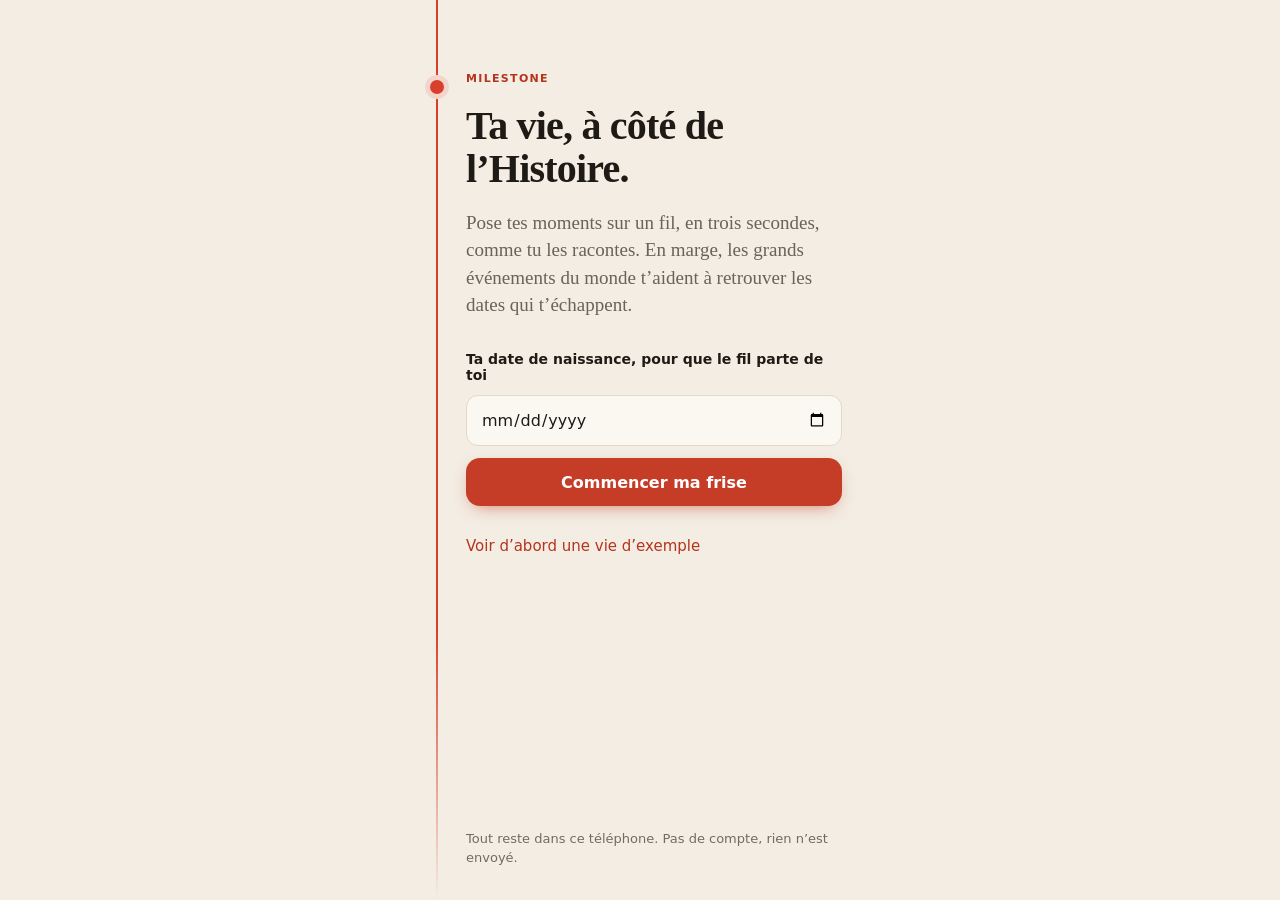
<file: milestone/index.html>
<!doctype html>
<html lang="fr">
<head>
  <meta charset="utf-8">
  <meta name="viewport" content="width=device-width, initial-scale=1, viewport-fit=cover">
  <meta name="theme-color" content="#F3EDE3" media="(prefers-color-scheme: light)">
  <meta name="theme-color" content="#16130F" media="(prefers-color-scheme: dark)">
  <meta name="mobile-web-app-capable" content="yes">
  <meta name="apple-mobile-web-app-title" content="Milestone">
  <meta name="apple-mobile-web-app-status-bar-style" content="default">
  <meta name="description" content="Ta vie sur un fil, à côté de l’Histoire.">
  <meta name="robots" content="noindex">
  <link rel="manifest" href="manifest.webmanifest">
  <link rel="icon" href="icons/icon.svg" type="image/svg+xml">
  <link rel="apple-touch-icon" href="icons/icon-180.png">
  <link rel="stylesheet" href="app.css">
  <title>Milestone</title>
  <script type="module" src="js/app.js"></script>
</head>
<body>
  <div id="app" aria-live="polite"></div>
  <noscript><p class="fatal">Milestone a besoin de JavaScript pour fonctionner.</p></noscript>
</body>
</html>
</file>
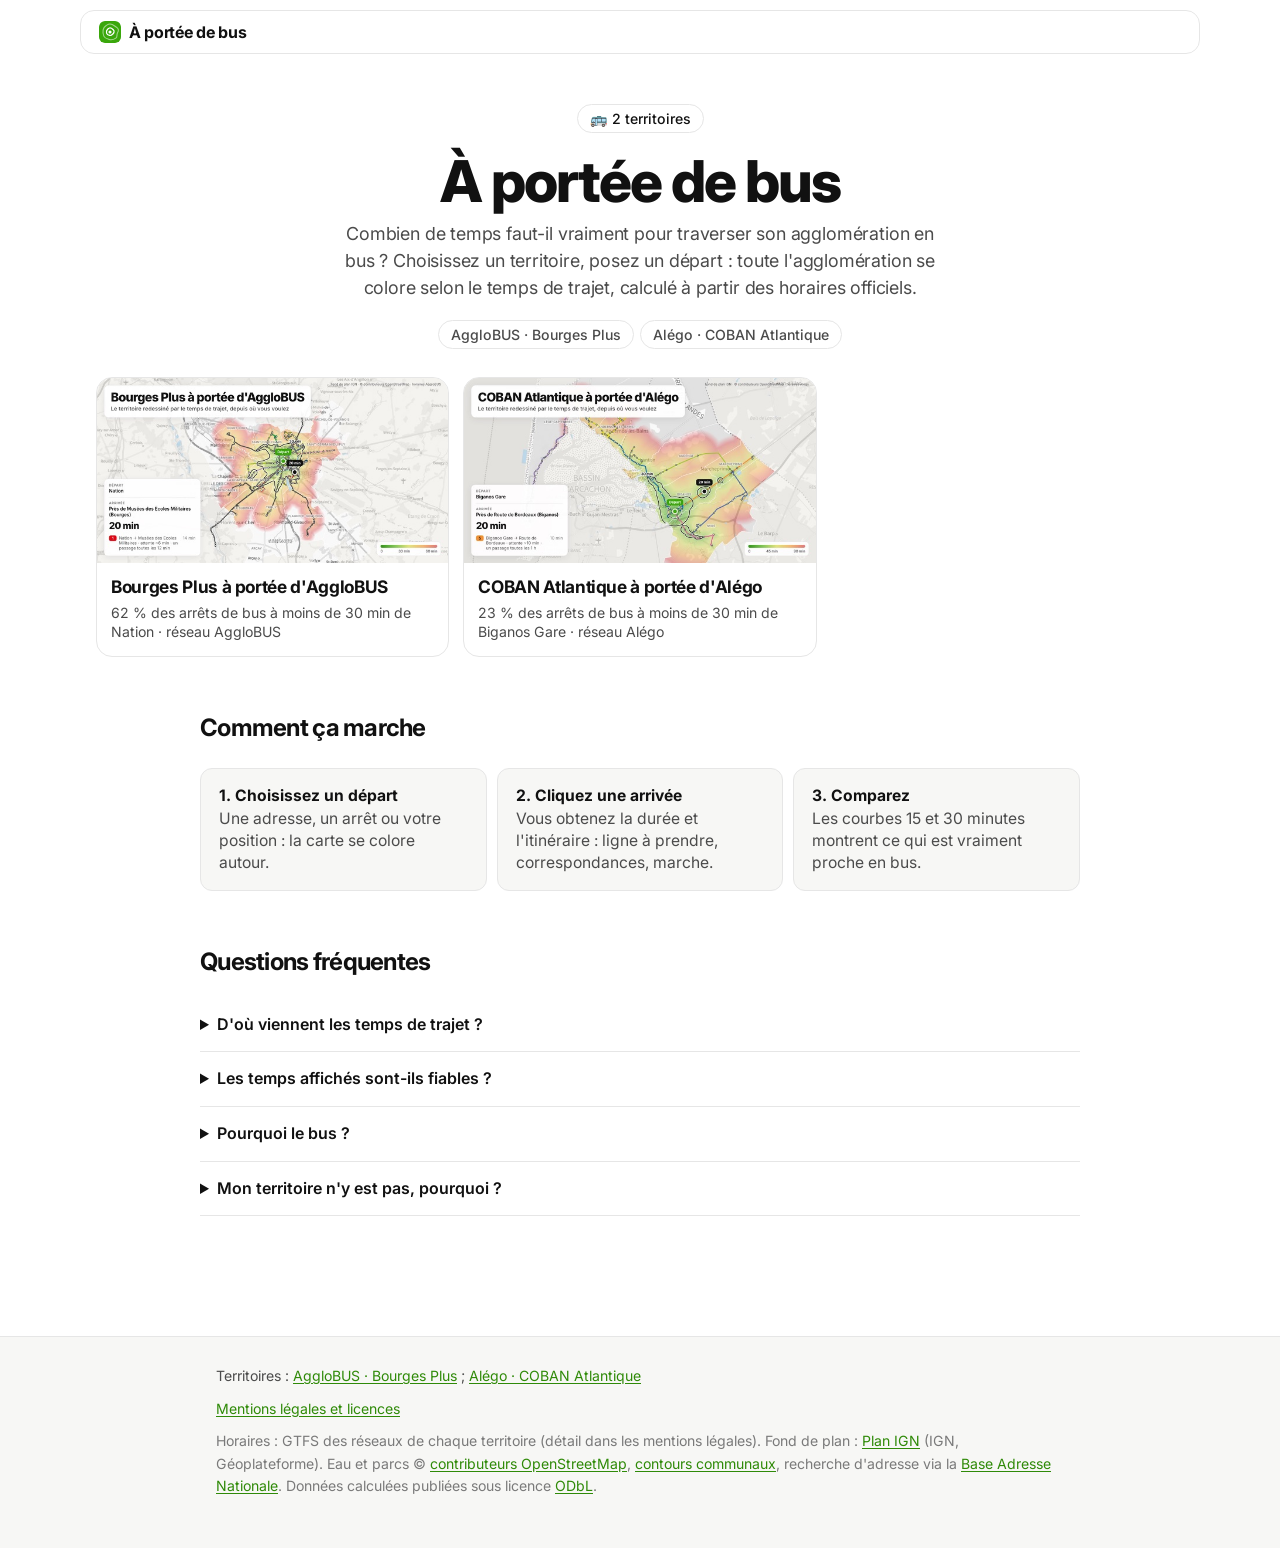
<file: portee-bus/index.html>
<!doctype html>
<html lang="fr">
  <head>
    <meta charset="utf-8" />
    <meta name="viewport" content="width=device-width, initial-scale=1" />
    <title>À portée de bus · Temps de trajet en bus par territoire</title>
    <meta name="description" content="Cartes des temps de trajet en bus sur les réseaux AggloBUS (Bourges Plus) et Alégo (COBAN Atlantique) : le territoire se colore selon le temps pour y aller." />
    <script>
      // Anciens liens github.io : on renvoie vers le domaine du site en gardant départ et arrivée.
      if (location.hostname.endsWith("github.io")) location.replace("https://castaing.dev/portee-bus/" + location.search);
    </script>
    <link rel="canonical" href="https://castaing.dev/portee-bus/" />
    <meta name="theme-color" content="#3aa70b" />
    <link rel="icon" href="./favicon.svg" type="image/svg+xml" />
    <link rel="icon" href="./favicon-32.png" type="image/png" sizes="32x32" />
    <link rel="apple-touch-icon" href="./apple-touch-icon.png" />
    <meta property="og:type" content="website" />
    <meta property="og:locale" content="fr_FR" />
    <meta property="og:site_name" content="À portée de bus" />
    <meta property="og:title" content="À portée de bus" />
    <meta property="og:description" content="Cartes des temps de trajet en bus sur les réseaux AggloBUS (Bourges Plus) et Alégo (COBAN Atlantique) : le territoire se colore selon le temps pour y aller." />
    <meta property="og:url" content="https://castaing.dev/portee-bus/" />
    <meta property="og:image" content="https://castaing.dev/portee-bus/og/home.jpg?v=2c1f13c2" />
    <meta property="og:image:width" content="1200" />
    <meta property="og:image:height" content="630" />
    <meta property="og:image:alt" content="Cartes des temps de trajet en bus sur les réseaux AggloBUS (Bourges Plus) et Alégo (COBAN Atlantique)." />
    <meta property="article:published_time" content="2026-10-07T08:00:00+02:00" />
    <meta name="twitter:card" content="summary_large_image" />
    <meta name="twitter:title" content="À portée de bus" />
    <meta name="twitter:description" content="Cartes des temps de trajet en bus sur les réseaux AggloBUS (Bourges Plus) et Alégo (COBAN Atlantique) : le territoire se colore selon le temps pour y aller." />
    <meta name="twitter:image" content="https://castaing.dev/portee-bus/og/home.jpg?v=2c1f13c2" />
    <script type="application/ld+json">
    {
      "@context": "https://schema.org",
      "@graph": [
        {
          "@type": "WebSite",
          "@id": "https://castaing.dev/portee-bus/#site",
          "name": "À portée de bus",
          "url": "https://castaing.dev/portee-bus/",
          "description": "Cartes des temps de trajet en bus sur les réseaux AggloBUS (Bourges Plus) et Alégo (COBAN Atlantique) : le territoire se colore selon le temps pour y aller.",
          "inLanguage": "fr"
        },
        {
          "@type": "ItemList",
          "name": "Cartes des temps de trajet par territoire",
          "itemListElement": [
            {
              "@type": "ListItem",
              "position": 1,
              "name": "Bourges Plus à portée d'AggloBUS",
              "url": "https://castaing.dev/portee-bus/bourges-plus/"
            },
            {
              "@type": "ListItem",
              "position": 2,
              "name": "COBAN Atlantique à portée d'Alégo",
              "url": "https://castaing.dev/portee-bus/coban/"
            }
          ]
        },
        {
          "@type": "FAQPage",
          "mainEntity": [
            {
              "@type": "Question",
              "name": "D'où viennent les temps de trajet ?",
              "acceptedAnswer": {
                "@type": "Answer",
                "text": "Des horaires théoriques officiels de chaque réseau, publiés en open data au format GTFS : AggloBUS pour Bourges Plus, Alégo pour COBAN Atlantique. Ils correspondent à un jour de semaine ordinaire, entre 7 h et 20 h."
              }
            },
            {
              "@type": "Question",
              "name": "Les temps affichés sont-ils fiables ?",
              "acceptedAnswer": {
                "@type": "Answer",
                "text": "Ce sont des temps « sur le papier » : marche jusqu'à l'arrêt, attente, durée prévue entre les arrêts et correspondances. Sur une ligne fréquente, l'attente comptée est la moitié de l'intervalle entre deux passages ; sur une ligne rare, on suppose qu'on a regardé l'horaire, et l'attente est plafonnée. Pas de temps réel ni de perturbations."
              }
            },
            {
              "@type": "Question",
              "name": "Pourquoi le bus ?",
              "acceptedAnswer": {
                "@type": "Answer",
                "text": "Parce que la plupart des agglomérations n'ont ni tram ni métro : leur réseau, c'est le bus."
              }
            },
            {
              "@type": "Question",
              "name": "Mon territoire n'y est pas, pourquoi ?",
              "acceptedAnswer": {
                "@type": "Answer",
                "text": "Il faut des horaires de bus publiés en open data au format GTFS. D'autres territoires seront ajoutés au fur et à mesure."
              }
            }
          ]
        }
      ]
    }
    </script>
    <link rel="preconnect" href="https://fonts.bunny.net" />
    <link rel="stylesheet" href="https://fonts.bunny.net/css?family=inter:400,500,600,700,800" />
    <link rel="stylesheet" href="./styles.css?v=9e078b8e" />
  </head>
  <body>
    <header class="topbar">
      <nav class="topbar-inner" aria-label="Navigation principale">
        <a class="brand" href="./"><img src="./favicon.svg" width="22" height="22" alt="" /> À portée de bus</a>
      </nav>
    </header>

    <main class="page">
      <section class="hero">
        <span class="chip">🚌 2 territoires</span>
        <h1>À portée de&nbsp;bus</h1>
        <p class="lede">
          Combien de temps faut-il vraiment pour traverser son agglomération en bus&nbsp;? Choisissez un territoire, posez un
          départ&nbsp;: toute l'agglomération se colore selon le temps de trajet, calculé à partir des horaires officiels.
        </p>
        <nav class="city-switch" aria-label="Aller directement à un territoire">
          <a class="chip" href="./bourges-plus/">AggloBUS · Bourges Plus</a>
          <a class="chip" href="./coban/">Alégo · COBAN Atlantique</a>
        </nav>
      </section>

      <section aria-labelledby="cities-title">
        <h2 id="cities-title" class="visually-hidden">Choisir un territoire</h2>
        <div class="city-grid large">
          <a class="city-card" href="./bourges-plus/">
            <img src="./og/thumb-bourges-plus.jpg" width="600" height="315" alt="" loading="lazy" />
            <span class="city-card-body">
              <h2>Bourges Plus à portée d&#x27;AggloBUS</h2>
              <span>62&nbsp;% des arrêts de bus à moins de 30&nbsp;min de Nation · réseau AggloBUS</span>
            </span>
          </a>
          <a class="city-card" href="./coban/">
            <img src="./og/thumb-coban.jpg" width="600" height="315" alt="" loading="lazy" />
            <span class="city-card-body">
              <h2>COBAN Atlantique à portée d&#x27;Alégo</h2>
              <span>23&nbsp;% des arrêts de bus à moins de 30&nbsp;min de Biganos Gare · réseau Alégo</span>
            </span>
          </a>
        </div>
      </section>

      <section class="section" aria-labelledby="how-title">
        <h2 id="how-title">Comment ça marche</h2>
        <ol class="steps large">
          <li><strong>1. Choisissez un départ</strong> Une adresse, un arrêt ou votre position : la carte se colore autour.</li>
          <li><strong>2. Cliquez une arrivée</strong> Vous obtenez la durée et l'itinéraire : ligne à prendre, correspondances, marche.</li>
          <li><strong>3. Comparez</strong> Les courbes 15 et 30 minutes montrent ce qui est vraiment proche en bus.</li>
        </ol>
      </section>

      <section class="section" aria-labelledby="faq-title">
        <h2 id="faq-title">Questions fréquentes</h2>
        <details class="faq"><summary>D&#x27;où viennent les temps de trajet ?</summary><p>Des horaires théoriques officiels de chaque réseau, publiés en open data au format GTFS : AggloBUS pour Bourges Plus, Alégo pour COBAN Atlantique. Ils correspondent à un jour de semaine ordinaire, entre 7 h et 20 h.</p></details>
        <details class="faq"><summary>Les temps affichés sont-ils fiables ?</summary><p>Ce sont des temps « sur le papier » : marche jusqu&#x27;à l&#x27;arrêt, attente, durée prévue entre les arrêts et correspondances. Sur une ligne fréquente, l&#x27;attente comptée est la moitié de l&#x27;intervalle entre deux passages ; sur une ligne rare, on suppose qu&#x27;on a regardé l&#x27;horaire, et l&#x27;attente est plafonnée. Pas de temps réel ni de perturbations.</p></details>
        <details class="faq"><summary>Pourquoi le bus ?</summary><p>Parce que la plupart des agglomérations n&#x27;ont ni tram ni métro : leur réseau, c&#x27;est le bus.</p></details>
        <details class="faq"><summary>Mon territoire n&#x27;y est pas, pourquoi ?</summary><p>Il faut des horaires de bus publiés en open data au format GTFS. D&#x27;autres territoires seront ajoutés au fur et à mesure.</p></details>
      </section>
    </main>

    <footer class="site-footer">
      <div class="footer-inner">
        <p class="footer-links">Territoires&nbsp;: <a href="./bourges-plus/">AggloBUS · Bourges Plus</a> ; <a href="./coban/">Alégo · COBAN Atlantique</a></p>
        <p class="footer-links">
          <a href="./mentions-legales/">Mentions légales et licences</a>
        </p>
        <p class="footer-credits">
          Horaires&nbsp;: GTFS des réseaux de chaque territoire (détail dans les mentions légales). Fond de plan&nbsp;: <a href="https://geoservices.ign.fr/">Plan IGN</a> (IGN, Géoplateforme).
          Eau et parcs © <a href="https://www.openstreetmap.org/copyright">contributeurs OpenStreetMap</a>,
          <a href="https://geo.api.gouv.fr/">contours communaux</a>, recherche d'adresse via la
          <a href="https://adresse.data.gouv.fr/">Base Adresse Nationale</a>.
          Données calculées publiées sous licence <a href="https://opendatacommons.org/licenses/odbl/1-0/">ODbL</a>.
        </p>
      </div>
    </footer>
  </body>
</html>
</file>
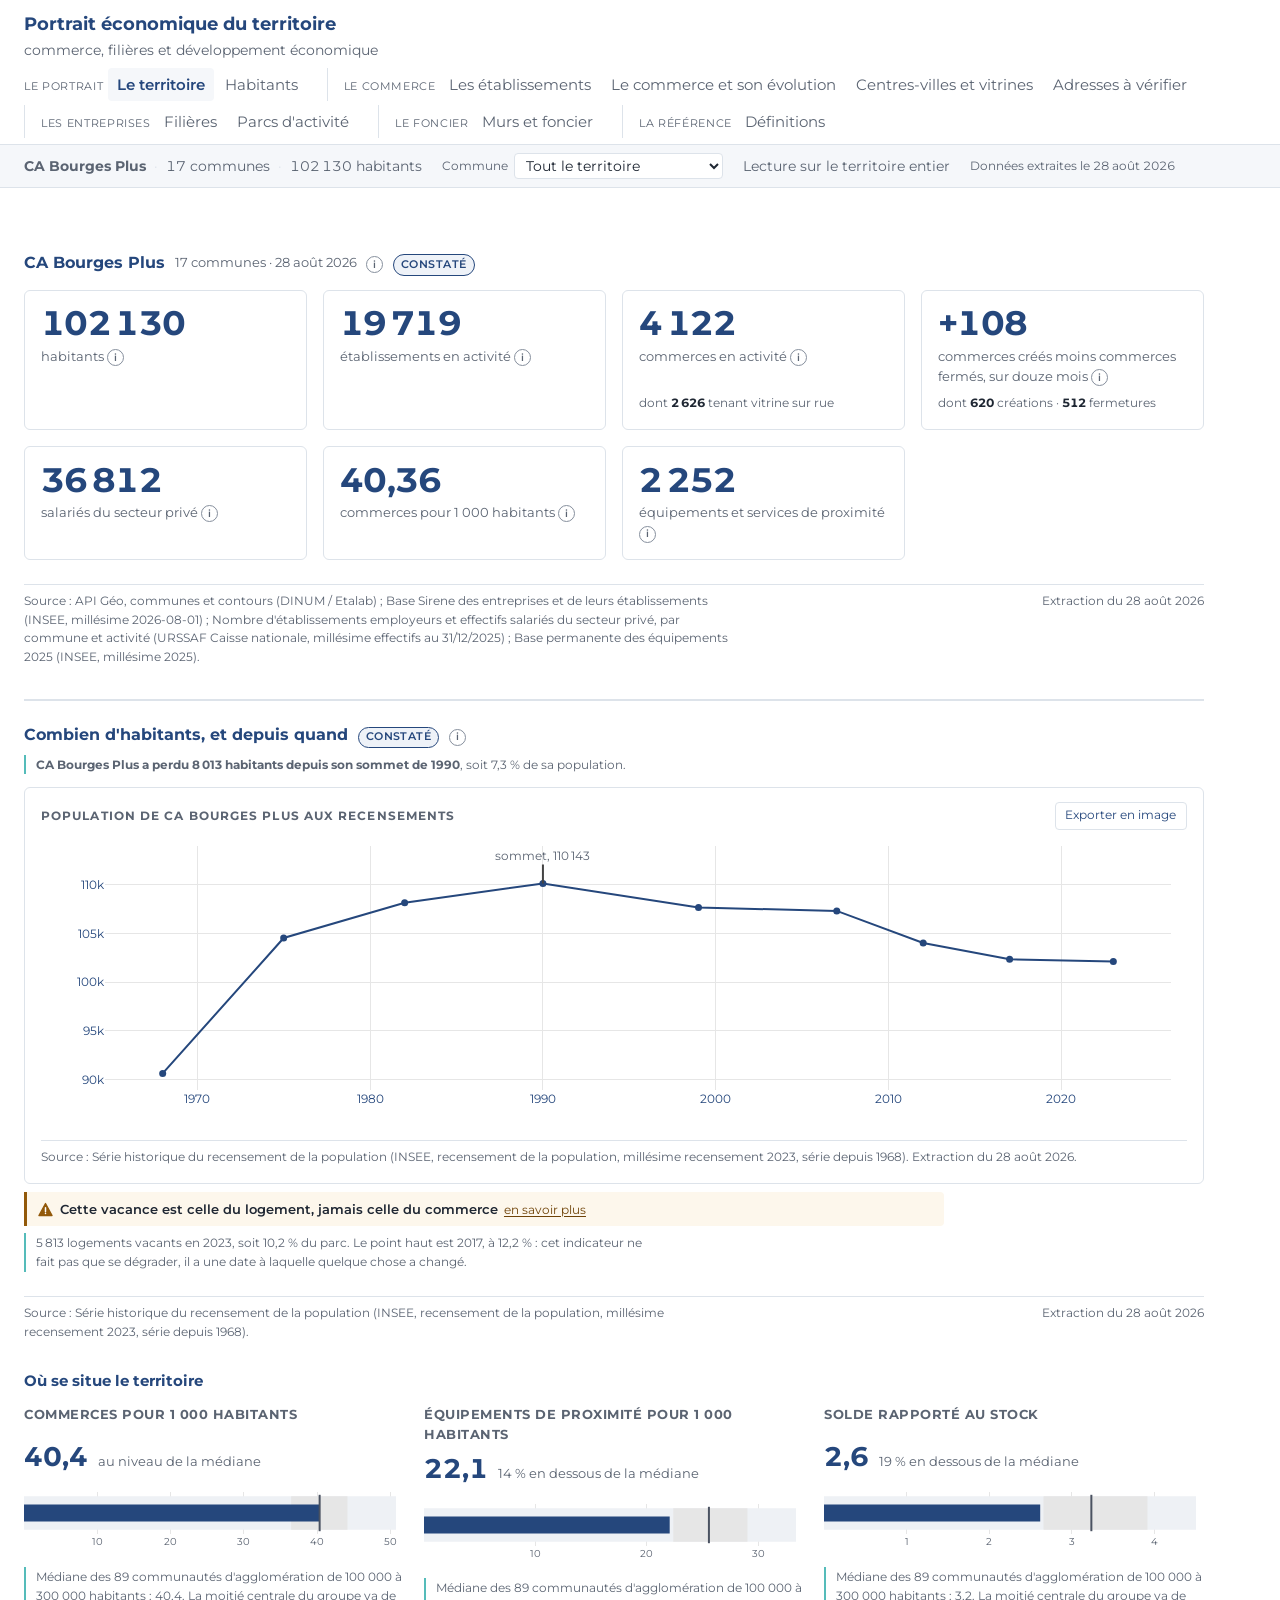
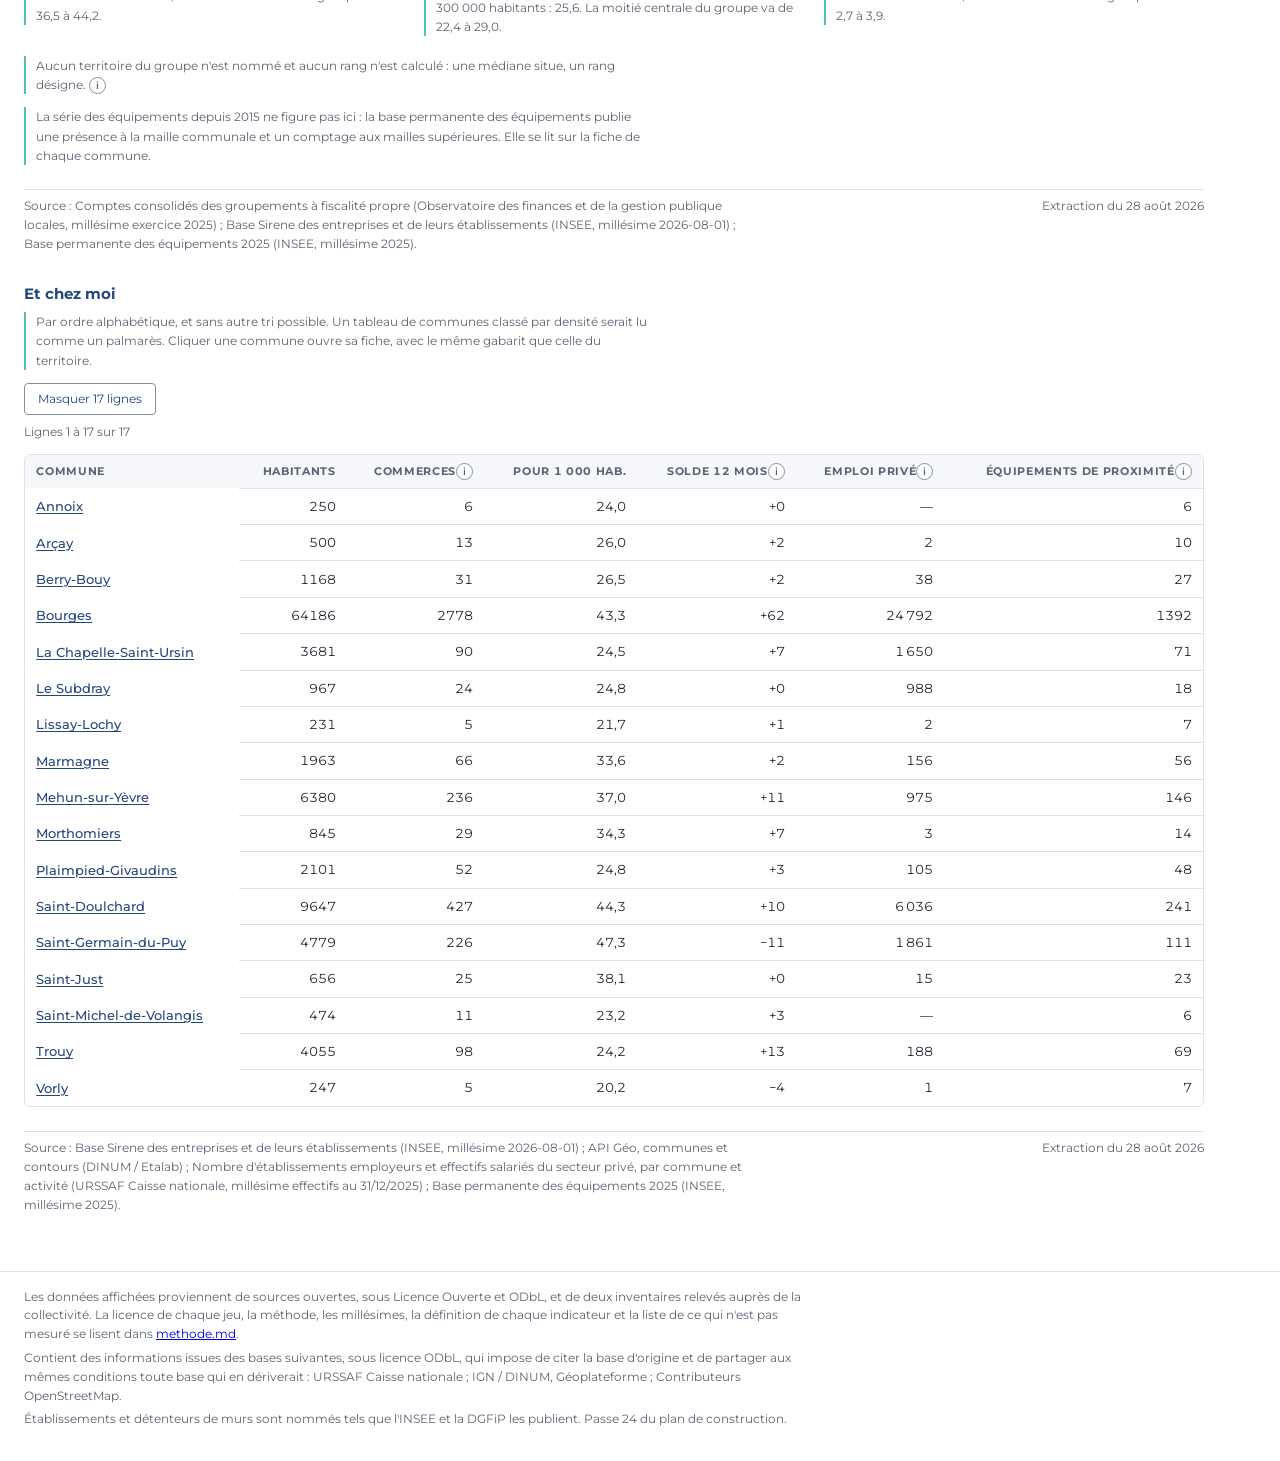
<file: portrait-eco/index.html>
<!doctype html>
<html lang="fr">
  <head>
    <meta charset="UTF-8" />
    <meta name="viewport" content="width=device-width, initial-scale=1.0" />
    <title>Portrait économique du territoire</title>
    <!--
      L'outil est interne et affiche des donnees nominatives. La restriction
      d'acces releve du serveur, pas de la page, mais ce noindex evite qu'un
      deploiement mal configure se retrouve indexe. Ne pas ajouter de
      `Disallow` dans un robots.txt : interdire l'exploration empecherait le
      robot de lire ce noindex.
    -->
    <meta name="robots" content="noindex, nofollow" />
    <!--
      Montserrat est servie par l'application, depuis src/polices/, et non par
      une fonderie tierce. Motif dans styles.css : un poste sur un reseau
      interne coupe de l'exterieur perdait la charte, et l'appel transmettait
      l'adresse IP de chaque lecteur a un tiers. Ne pas remettre de lien vers
      un service de polices distant.
    -->
    <script type="module" crossorigin src="/portrait-eco/assets/index-CxsbSM73.js"></script>
    <link rel="stylesheet" crossorigin href="/portrait-eco/assets/index-3T9hYqYg.css">
  </head>
  <body>
    <div id="racine"></div>
  </body>
</html>
</file>
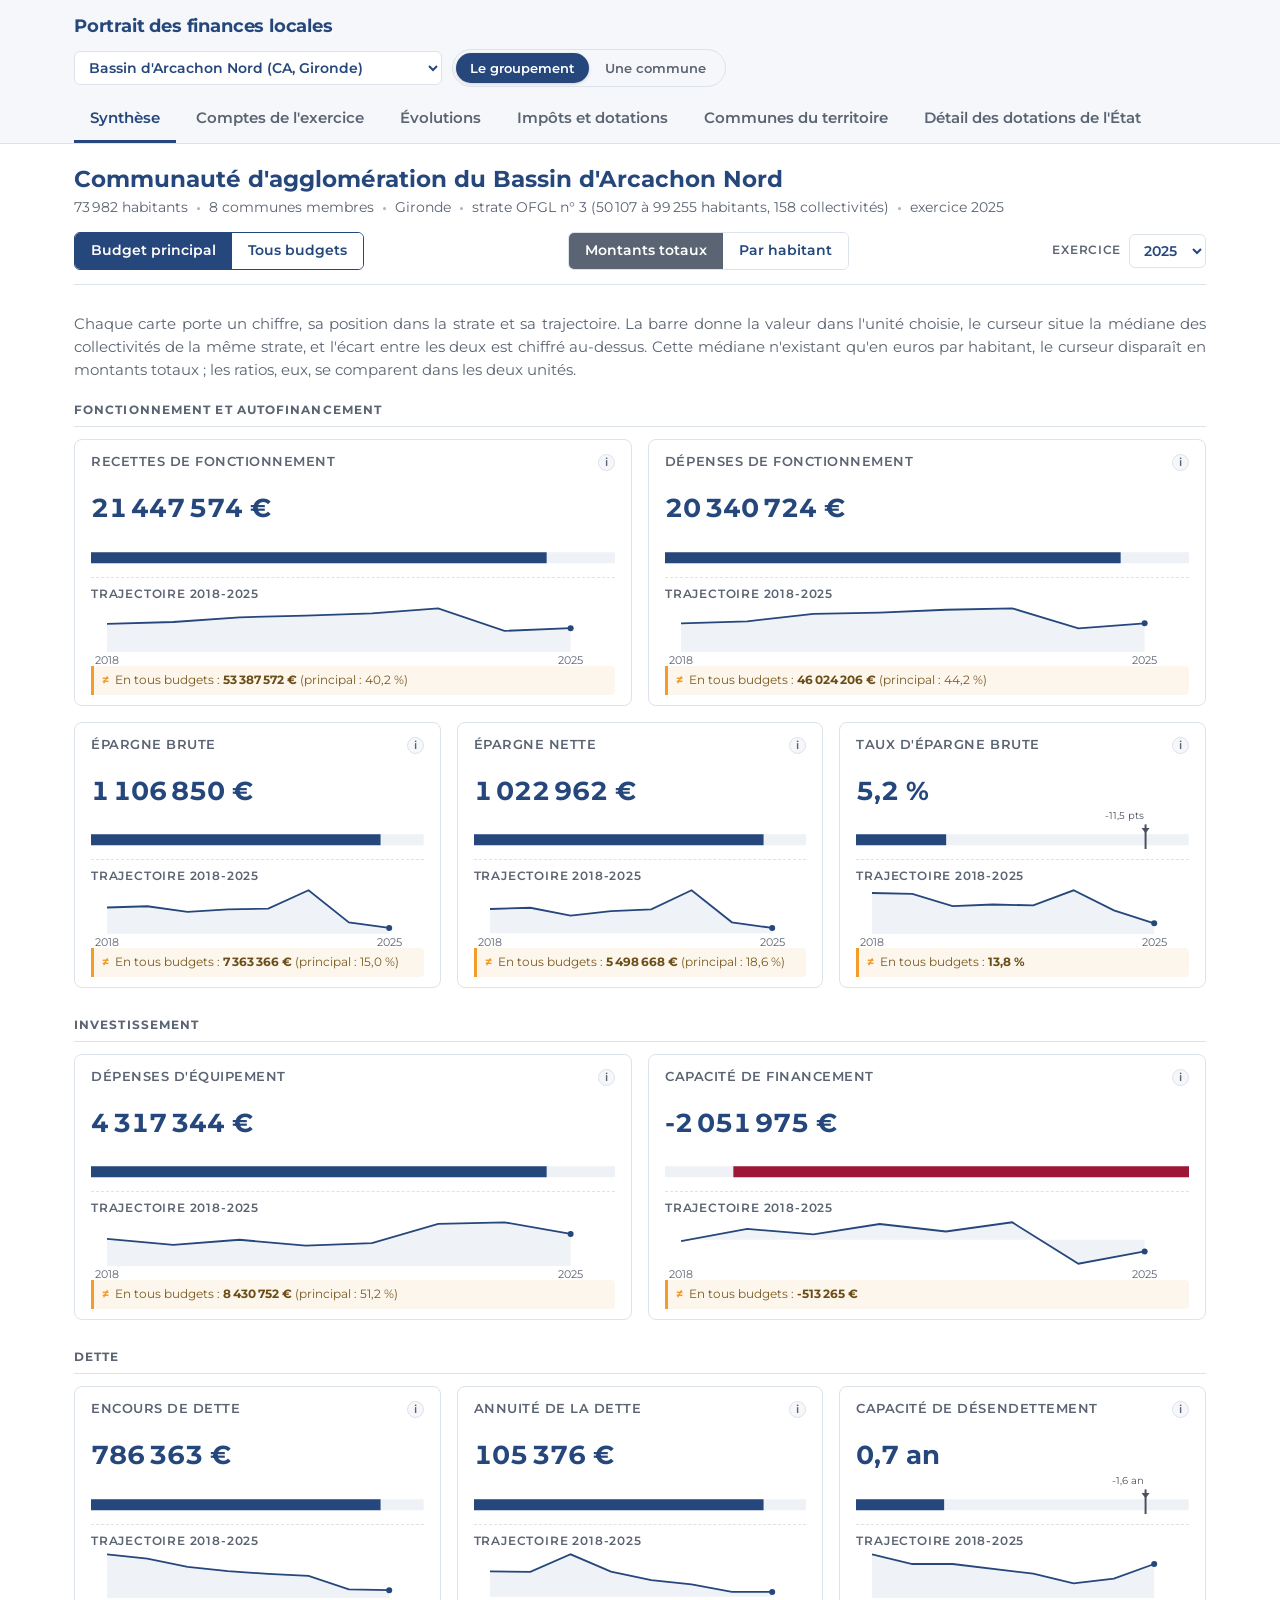
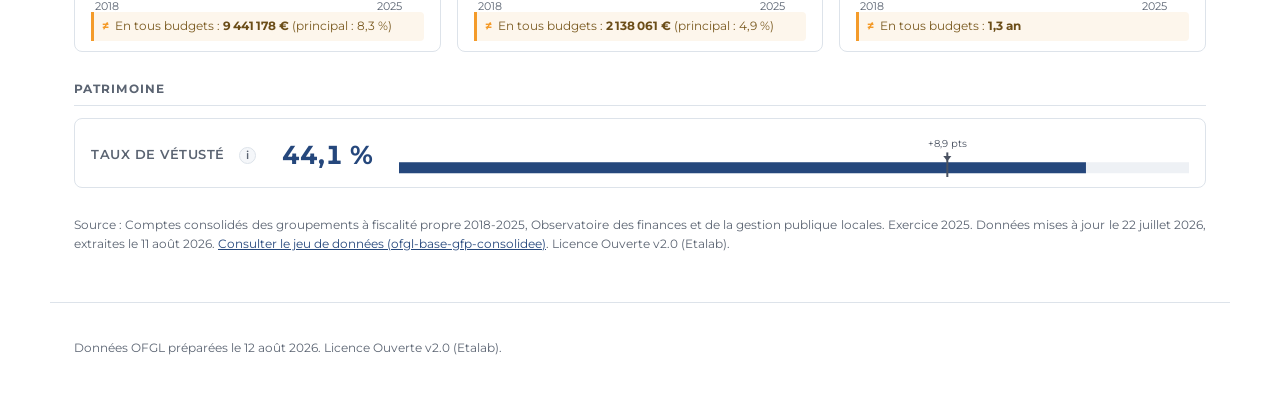
<file: portrait-finances/index.html>
<!doctype html>
<html lang="fr">
  <head>
    <meta charset="UTF-8" />
    <meta name="viewport" content="width=device-width, initial-scale=1.0" />
    <title>Portrait des finances locales</title>
    <meta
      name="description"
      content="Les comptes réalisés d'une collectivité et de ses communes membres, à partir des données publiées par l'Observatoire des finances et de la gestion publique locales."
    />
    <!--
      La démo est en accès libre, sans mot de passe, mais hors des moteurs de
      recherche : on l'atteint par un lien qu'on a reçu, pas par une requête.
      C'est la convention de castaing.dev, que portent déjà la page d'accueil et
      la démo carte-pdf. La balise vit ici et non dans le fichier publié, qui est
      régénéré par `npm run build` à chaque mise à jour et écraserait la
      correction. Ne pas ajouter de `Disallow` dans un robots.txt : interdire
      l'exploration empêcherait le robot de lire ce noindex.
    -->
    <meta name="robots" content="noindex, nofollow" />
    <link rel="preconnect" href="https://fonts.googleapis.com" />
    <link rel="preconnect" href="https://fonts.gstatic.com" crossorigin />
    <link
      href="https://fonts.googleapis.com/css2?family=Montserrat:wght@400;600;700&display=swap"
      rel="stylesheet"
    />
    <script type="module" crossorigin src="/portrait-finances/assets/index-CDv9CyVE.js"></script>
    <link rel="stylesheet" crossorigin href="/portrait-finances/assets/index-CZlEvUtV.css">
  </head>
  <body>
    <div id="racine"></div>
  </body>
</html>
</file>
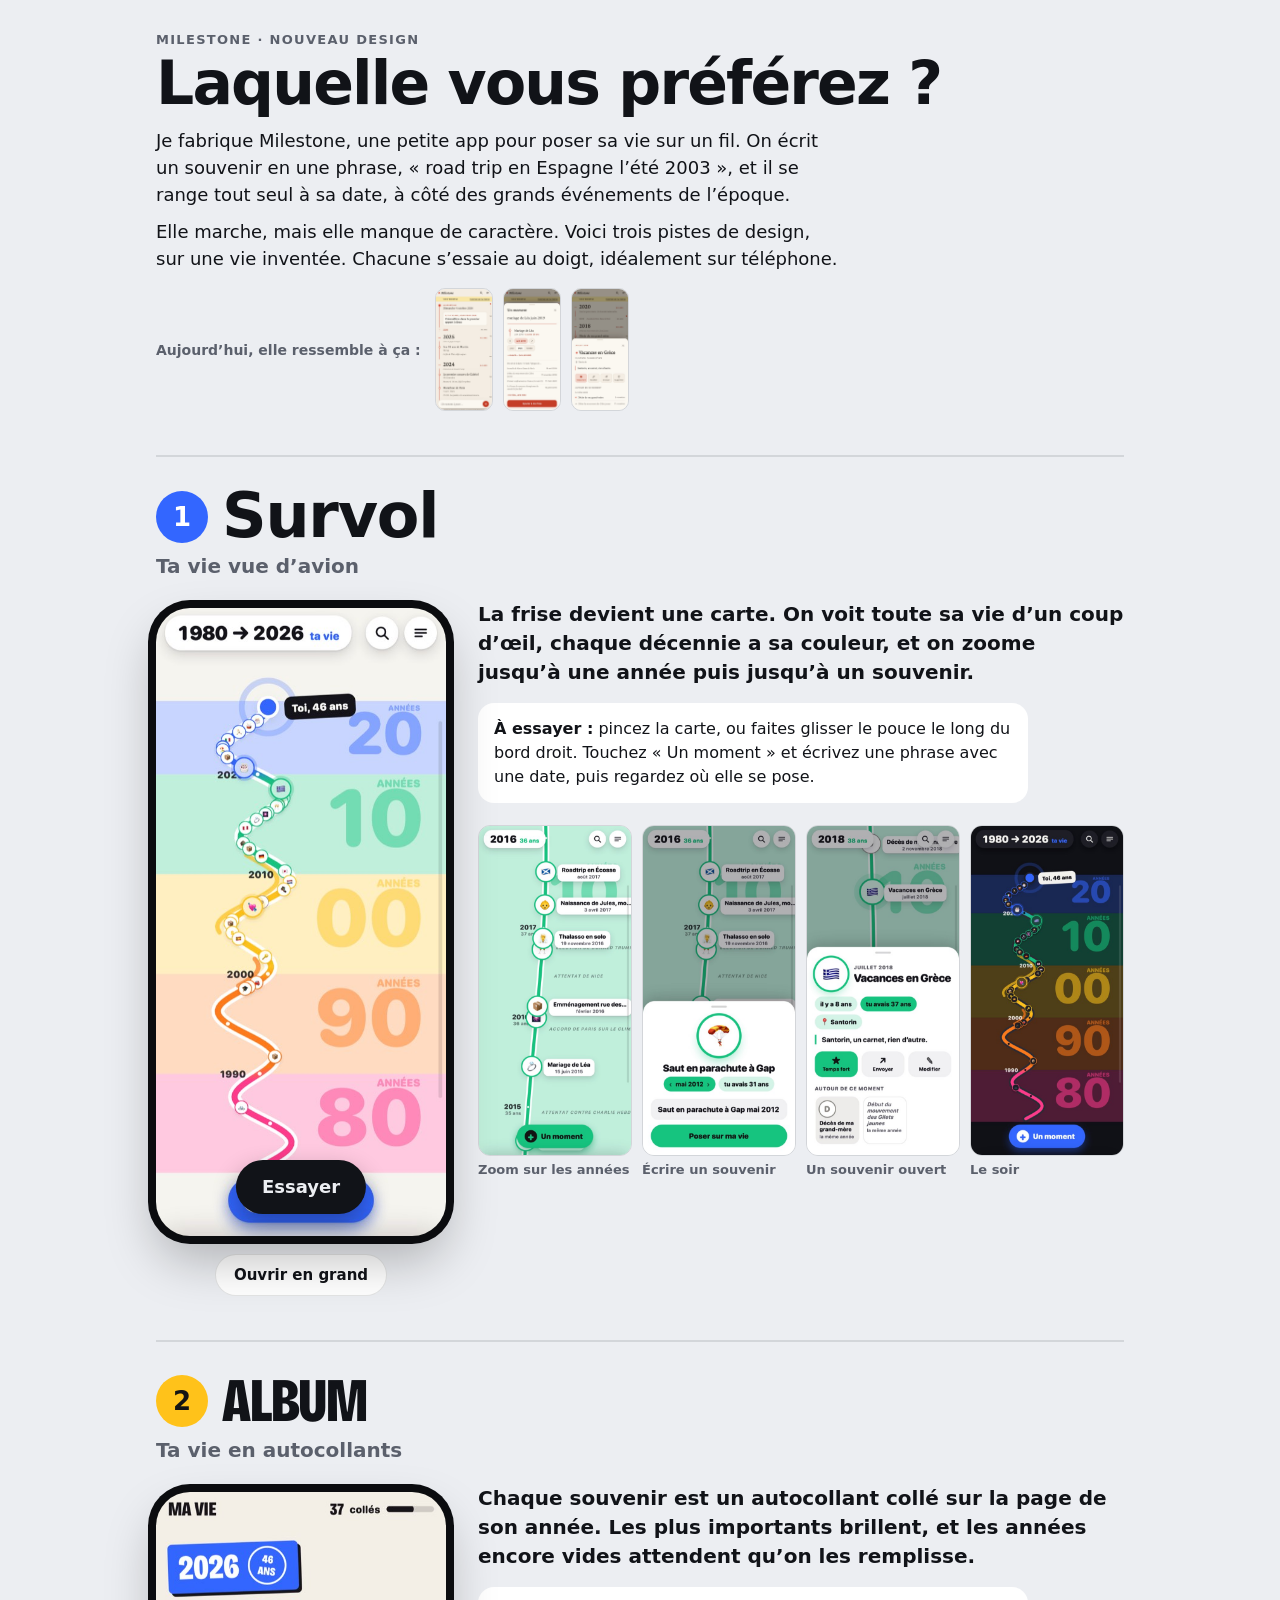
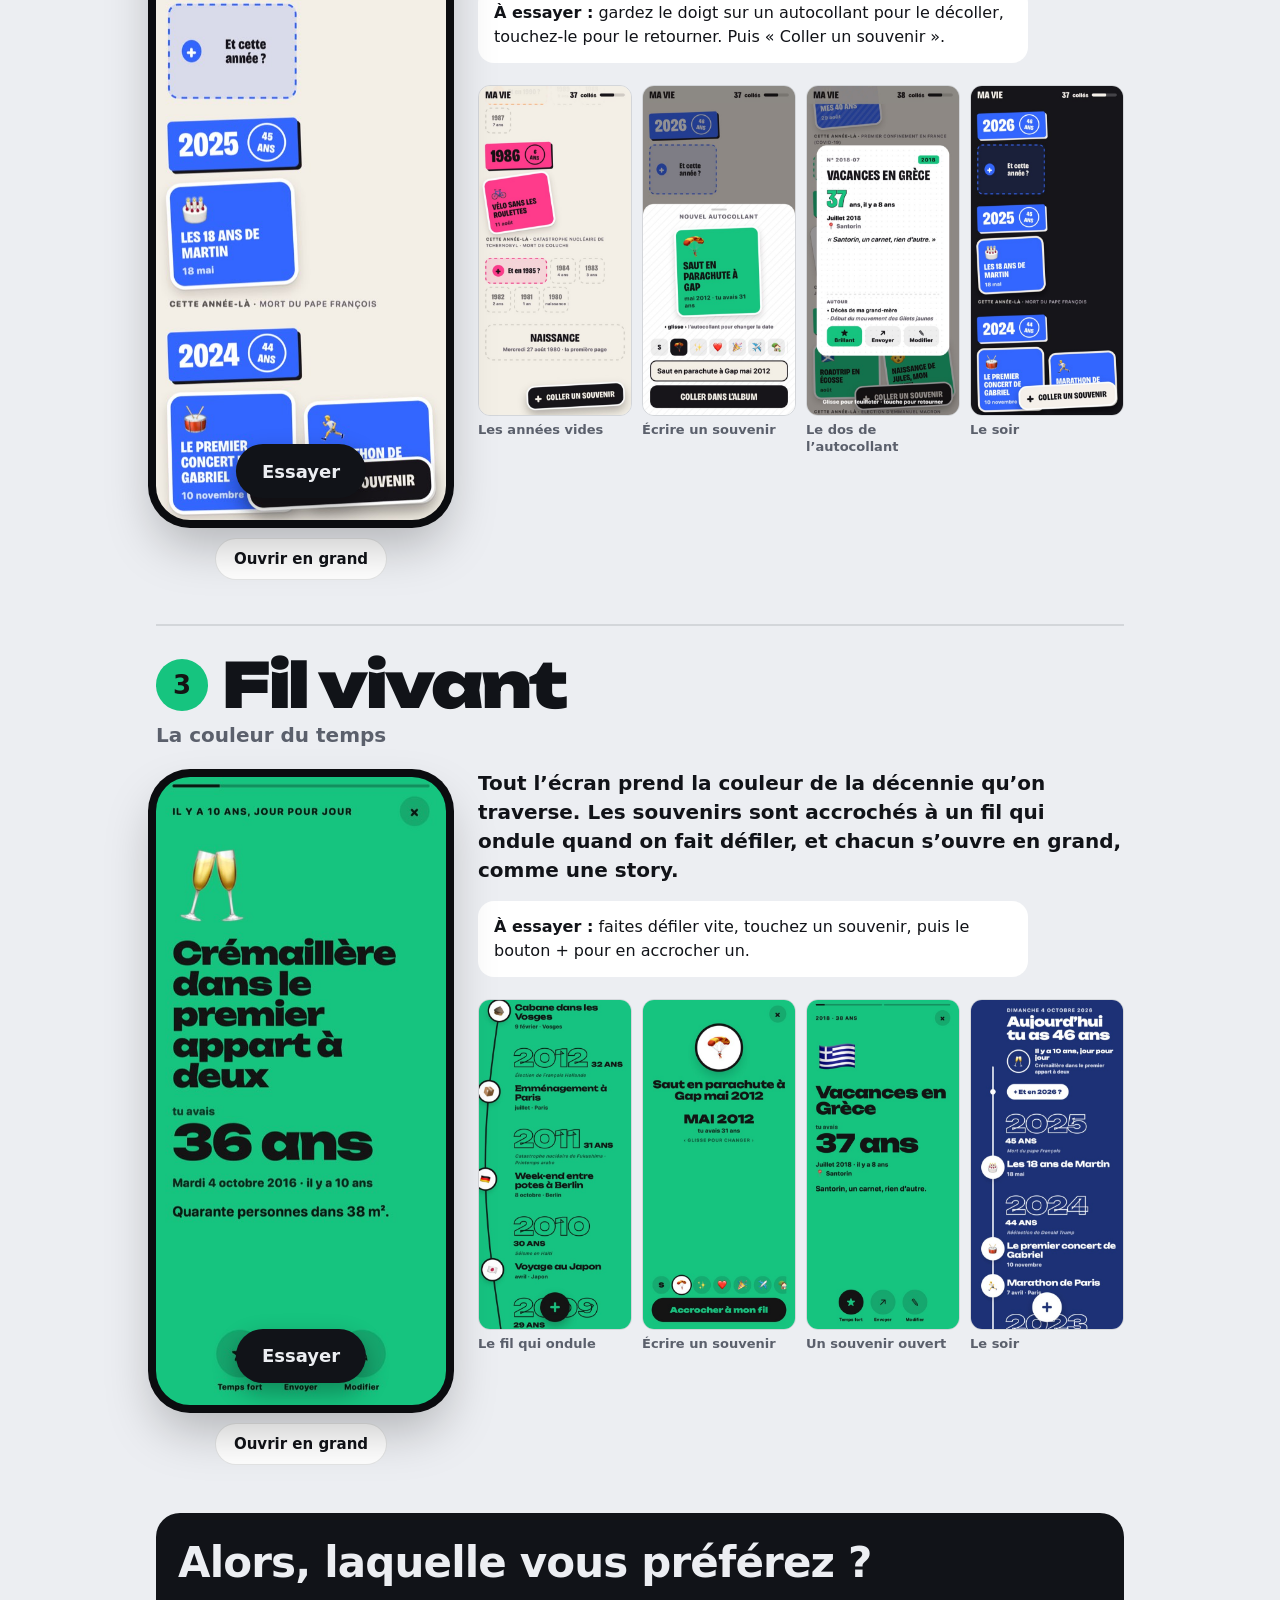
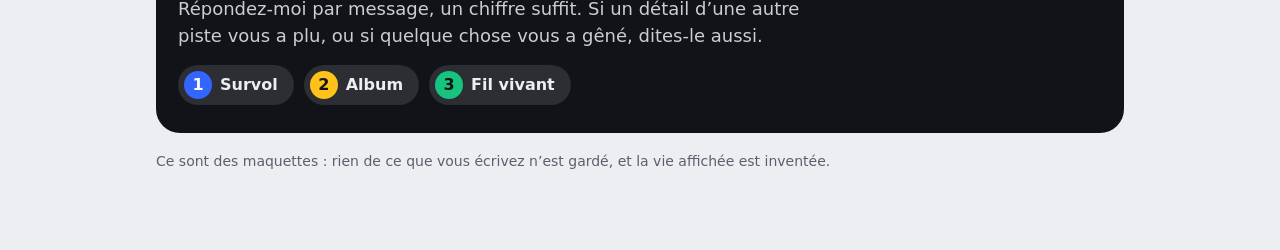
<file: milestone/directions/index.html>
<!doctype html>
<html lang="fr">
<head>
<meta charset="utf-8">
<meta name="viewport" content="width=device-width, initial-scale=1, viewport-fit=cover">
<meta name="robots" content="noindex">
<meta name="description" content="Trois pistes de design pour Milestone, une app pour poser sa vie sur un fil. Laquelle vous préférez ?">
<meta property="og:title" content="Milestone, trois pistes de design">
<meta property="og:description" content="Laquelle vous préférez ? Chacune s’essaie au doigt.">
<meta property="og:image" content="https://castaing.dev/milestone/directions/img/og.jpg">
<meta property="og:url" content="https://castaing.dev/milestone/directions/">
<meta property="og:type" content="website">
<meta name="twitter:card" content="summary_large_image">
<title>Milestone, trois pistes</title>
<style>
@font-face { font-family: "Brico"; src: url("fonts/BricolageGrotesque-latin.woff2") format("woff2"); font-weight: 200 800; font-stretch: 75% 100%; font-display: swap; }
@font-face { font-family: "Unb"; src: url("fonts/Unbounded-latin.woff2") format("woff2"); font-weight: 200 900; font-display: swap; }
/* Trois pistes numérotées, chacune avec son téléphone à essayer ; la question à la fin. */
:root {
  --bg: #ECEEF2; --fg: #111318; --muted: #5B606C; --card: #FFFFFF; --line: rgba(17,19,24,.11);
  --round: ui-rounded, "SF Pro Rounded", system-ui, sans-serif;
  --brico: "Brico", "Arial Narrow", system-ui, sans-serif;
  --unb: "Unb", "Arial Black", system-ui, sans-serif;
  --body: system-ui, -apple-system, "Segoe UI", sans-serif;
}
@media (prefers-color-scheme: dark) { :root:not([data-theme="light"]) { --bg: #101217; --fg: #F2F3F6; --muted: #A3A8B4; --card: #1B1E25; --line: rgba(255,255,255,.1); color-scheme: dark; } }
:root[data-theme="dark"] { --bg: #101217; --fg: #F2F3F6; --muted: #A3A8B4; --card: #1B1E25; --line: rgba(255,255,255,.1); color-scheme: dark; }
* { box-sizing: border-box; }
html { padding-top: env(safe-area-inset-top, 0px); padding-bottom: env(safe-area-inset-bottom, 0px); background: var(--bg); }
body { margin: 0; background: var(--bg); color: var(--fg); font: 17px/1.5 var(--body); }
img { max-width: 100%; }
.wrap { max-width: 1000px; margin: 0 auto; padding-inline: 16px; padding-block: 32px 64px; }

header .k { font: 800 13px var(--round); letter-spacing: .1em; text-transform: uppercase; color: var(--muted); }
header h1 { margin: 6px 0 14px; font: 900 clamp(38px, 8vw, 60px)/1 var(--round); letter-spacing: -.03em; text-wrap: balance; }
header p { margin: 0 0 10px; max-width: 60ch; font-size: 18px; }
header p.soft { color: var(--muted); font-size: 16px; }
.before { margin-top: 16px; display: flex; gap: 10px; align-items: center; flex-wrap: wrap; }
.before span { font: 800 14px var(--round); color: var(--muted); margin-right: 4px; }
.before img { width: 58px; border-radius: 10px; border: 1px solid var(--line); }

section.dir { margin-top: 44px; padding-top: 30px; border-top: 2px solid var(--line); }
.dir-head { display: flex; gap: 14px; align-items: center; flex-wrap: wrap; }
.num { width: 52px; height: 52px; border-radius: 50%; display: grid; place-items: center; flex: none; background: var(--acc); color: var(--acc-ink); font: 900 26px var(--round); }
.dir-head h2 { margin: 0; font-size: clamp(40px, 9vw, 62px); line-height: .95; letter-spacing: -.02em; }
#survol h2 { font-family: var(--round); font-weight: 900; }
#album h2 { font-family: var(--brico); font-stretch: 75%; font-weight: 800; text-transform: uppercase; }
#fil h2 { font-family: var(--unb); font-weight: 900; letter-spacing: -.04em; }
.tag { margin: 8px 0 0; font: 800 20px var(--round); color: var(--muted); }

.dir-body { margin-top: 22px; display: grid; grid-template-columns: 290px minmax(0, 1fr); gap: 32px; align-items: start; }
@media (max-width: 760px) { .dir-body { grid-template-columns: minmax(0, 1fr); gap: 22px; } }
.pitch { margin: 0; max-width: 54ch; font-size: 20px; line-height: 1.45; font-weight: 600; text-wrap: pretty; }
.try { margin: 16px 0 0; padding: 14px 16px; border-radius: 16px; background: var(--card); max-width: 54ch; font-size: 16px; }
.try b { font-family: var(--round); }
.shots { margin-top: 22px; display: grid; grid-template-columns: repeat(4, minmax(0, 1fr)); gap: 10px; }
.shots figure { margin: 0; min-width: 0; }
.shots img { width: 100%; border-radius: 12px; border: 1px solid var(--line); display: block; }
.shots figcaption { margin-top: 6px; font: 700 13px/1.3 var(--round); color: var(--muted); }

.phone { position: relative; width: 100%; max-width: 290px; aspect-ratio: 390 / 844; border-radius: 34px; overflow: hidden; background: #000; box-shadow: 0 0 0 8px #0B0C0F, 0 24px 50px rgba(0,0,0,.25); margin: 8px auto 0; }
.phone img, .phone iframe { position: absolute; inset: 0; width: 100%; height: 100%; border: 0; display: block; }
.phone iframe { width: 390px; height: 844px; transform-origin: 0 0; }
.play { position: absolute; left: 50%; bottom: 22px; transform: translateX(-50%); height: 54px; padding: 0 26px; border: 0; border-radius: 27px; background: var(--fg); color: var(--bg); font: 800 18px var(--round); cursor: pointer; box-shadow: 0 10px 24px rgba(0,0,0,.3); white-space: nowrap; }
.phone-actions { display: flex; justify-content: center; margin-top: 18px; }
.full { display: inline-flex; align-items: center; text-decoration: none; height: 42px; padding: 0 18px; border-radius: 21px; border: 1.5px solid var(--line); background: var(--card); color: var(--fg); font: 700 15px var(--round); cursor: pointer; }
.play:focus-visible, .full:focus-visible, .close:focus-visible { outline: 3px solid var(--acc, #3366FF); outline-offset: 3px; }

.ask { margin-top: 48px; padding: 28px 22px; border-radius: 24px; background: var(--fg); color: var(--bg); }
.ask h2 { margin: 0; font: 900 clamp(30px, 6vw, 42px)/1.05 var(--round); letter-spacing: -.02em; text-wrap: balance; }
.ask p { margin: 10px 0 0; max-width: 56ch; font-size: 18px; opacity: .85; }
.ask .keys { margin-top: 16px; display: flex; gap: 10px; flex-wrap: wrap; }
.ask .keys span { display: inline-flex; align-items: center; gap: 8px; height: 40px; padding: 0 16px 0 6px; border-radius: 20px; background: color-mix(in srgb, var(--bg) 12%, transparent); font: 800 16px var(--round); }
.ask .keys i { width: 28px; height: 28px; border-radius: 50%; display: grid; place-items: center; font-style: normal; background: var(--k); color: var(--kink); }
.fine { margin-top: 18px; font-size: 14px; color: var(--muted); }

.overlay { position: fixed; inset: 0; z-index: 10; background: rgba(5,6,8,.86); display: grid; place-items: center; padding: 12px; }
.overlay .phone { max-width: none; width: min(390px, calc(100vw - 24px), calc((100vh - 90px) * 390 / 844)); margin: 0; }
.close { position: fixed; top: calc(env(safe-area-inset-top, 0px) + 12px); right: 12px; width: 44px; height: 44px; border-radius: 50%; border: 0; background: #fff; color: #111; font: 900 22px var(--round); cursor: pointer; }
</style>
</head>
<body>
<div class="wrap">
  <header>
    <div class="k">Milestone · nouveau design</div>
    <h1>Laquelle vous préférez ?</h1>
    <p>Je fabrique Milestone, une petite app pour poser sa vie sur un fil. On écrit un souvenir en une phrase, « road trip en Espagne l’été 2003 », et il se range tout seul à sa date, à côté des grands événements de l’époque.</p>
    <p>Elle marche, mais elle manque de caractère. Voici trois pistes de design, sur une vie inventée. Chacune s’essaie au doigt, idéalement sur téléphone.</p>
    <div class="before"><span>Aujourd’hui, elle ressemble à ça :</span><img src="img/actuel-light-2-frise-haut.jpg" alt="La version actuelle : fond beige, fil rouge"><img src="img/actuel-light-5-raconter.jpg" alt="La version actuelle : écrire un souvenir"><img src="img/actuel-light-6-fiche.jpg" alt="La version actuelle : un souvenir ouvert"></div>
  </header>

  <section class="dir" id="survol" style="--acc:#3366FF;--acc-ink:#fff">
    <div class="dir-head"><span class="num">1</span><h2>Survol</h2></div>
    <p class="tag">Ta vie vue d’avion</p>
    <div class="dir-body">
      <div>
        <div class="phone" data-src="survol.html"><img src="img/survol-light-1-vie.jpg" alt="Survol : toute la vie sur une route colorée par décennie"><button class="play">Essayer</button></div>
        <div class="phone-actions"><a class="full" href="survol.html" data-src="survol.html">Ouvrir en grand</a></div>
      </div>
      <div>
        <p class="pitch">La frise devient une carte. On voit toute sa vie d’un coup d’œil, chaque décennie a sa couleur, et on zoome jusqu’à une année puis jusqu’à un souvenir.</p>
        <p class="try"><b>À essayer :</b> pincez la carte, ou faites glisser le pouce le long du bord droit. Touchez « Un moment » et écrivez une phrase avec une date, puis regardez où elle se pose.</p>
        <div class="shots">
          <figure><img src="img/survol-light-3-annees.jpg" alt=""><figcaption>Zoom sur les années</figcaption></figure>
          <figure><img src="img/survol-light-4-poser.jpg" alt=""><figcaption>Écrire un souvenir</figcaption></figure>
          <figure><img src="img/survol-light-6-fiche.jpg" alt=""><figcaption>Un souvenir ouvert</figcaption></figure>
          <figure><img src="img/survol-dark-1-vie.jpg" alt=""><figcaption>Le soir</figcaption></figure>
        </div>
      </div>
    </div>
  </section>

  <section class="dir" id="album" style="--acc:#FFC21A;--acc-ink:#141414">
    <div class="dir-head"><span class="num">2</span><h2>Album</h2></div>
    <p class="tag">Ta vie en autocollants</p>
    <div class="dir-body">
      <div>
        <div class="phone" data-src="album.html"><img src="img/album-light-1-haut.jpg" alt="Album : des autocollants colorés sous chaque année"><button class="play">Essayer</button></div>
        <div class="phone-actions"><a class="full" href="album.html" data-src="album.html">Ouvrir en grand</a></div>
      </div>
      <div>
        <p class="pitch">Chaque souvenir est un autocollant collé sur la page de son année. Les plus importants brillent, et les années encore vides attendent qu’on les remplisse.</p>
        <p class="try"><b>À essayer :</b> gardez le doigt sur un autocollant pour le décoller, touchez-le pour le retourner. Puis « Coller un souvenir ».</p>
        <div class="shots">
          <figure><img src="img/album-light-3-bas.jpg" alt=""><figcaption>Les années vides</figcaption></figure>
          <figure><img src="img/album-light-4-poser.jpg" alt=""><figcaption>Écrire un souvenir</figcaption></figure>
          <figure><img src="img/album-light-6-fiche-b.jpg" alt=""><figcaption>Le dos de l’autocollant</figcaption></figure>
          <figure><img src="img/album-dark-1-haut.jpg" alt=""><figcaption>Le soir</figcaption></figure>
        </div>
      </div>
    </div>
  </section>

  <section class="dir" id="fil" style="--acc:#16C47F;--acc-ink:#141414">
    <div class="dir-head"><span class="num">3</span><h2>Fil vivant</h2></div>
    <p class="tag">La couleur du temps</p>
    <div class="dir-body">
      <div>
        <div class="phone" data-src="fil.html"><img src="img/fil-light-0-echo.jpg" alt="Fil vivant : un souvenir d'il y a dix ans ouvert en grand"><button class="play">Essayer</button></div>
        <div class="phone-actions"><a class="full" href="fil.html" data-src="fil.html">Ouvrir en grand</a></div>
      </div>
      <div>
        <p class="pitch">Tout l’écran prend la couleur de la décennie qu’on traverse. Les souvenirs sont accrochés à un fil qui ondule quand on fait défiler, et chacun s’ouvre en grand, comme une story.</p>
        <p class="try"><b>À essayer :</b> faites défiler vite, touchez un souvenir, puis le bouton + pour en accrocher un.</p>
        <div class="shots">
          <figure><img src="img/fil-light-2b-ploie.jpg" alt=""><figcaption>Le fil qui ondule</figcaption></figure>
          <figure><img src="img/fil-light-4-poser.jpg" alt=""><figcaption>Écrire un souvenir</figcaption></figure>
          <figure><img src="img/fil-light-6-fiche.jpg" alt=""><figcaption>Un souvenir ouvert</figcaption></figure>
          <figure><img src="img/fil-dark-1-haut.jpg" alt=""><figcaption>Le soir</figcaption></figure>
        </div>
      </div>
    </div>
  </section>

  <div class="ask">
    <h2>Alors, laquelle vous préférez ?</h2>
    <p>Répondez-moi par message, un chiffre suffit. Si un détail d’une autre piste vous a plu, ou si quelque chose vous a gêné, dites-le aussi.</p>
    <div class="keys"><span style="--k:#3366FF;--kink:#fff"><i>1</i>Survol</span><span style="--k:#FFC21A;--kink:#141414"><i>2</i>Album</span><span style="--k:#16C47F;--kink:#141414"><i>3</i>Fil vivant</span></div>
  </div>
  <p class="fine">Ce sont des maquettes : rien de ce que vous écrivez n’est gardé, et la vie affichée est inventée.</p>
</div>

<script>
// Les maquettes ne se chargent qu'au toucher : la page reste légère.
function mount(phone) {
  if (phone.querySelector('iframe')) return;
  const f = document.createElement('iframe');
  f.src = phone.dataset.src;
  f.title = 'Maquette à essayer';
  phone.append(f);
  const fit = () => { f.style.transform = `scale(${phone.clientWidth / 390})`; };
  fit();
  new ResizeObserver(fit).observe(phone);
  phone.querySelector('.play')?.remove();
}
document.addEventListener('click', (e) => {
  const play = e.target.closest('.play');
  if (play) return mount(play.closest('.phone'));
  const full = e.target.closest('.full');
  // Sur téléphone, « Ouvrir en grand » ouvre la maquette comme une page ; sur ordinateur, en surimpression.
  if (full && innerWidth > 700) {
    e.preventDefault();
    const ov = document.createElement('div');
    ov.className = 'overlay';
    ov.innerHTML = `<div class="phone" data-src="${full.dataset.src}"></div><button class="close" aria-label="Fermer">×</button>`;
    document.body.append(ov);
    mount(ov.querySelector('.phone'));
    ov.querySelector('.close').focus();
    return;
  }
  if (e.target.closest('.close')) e.target.closest('.overlay').remove();
});
document.addEventListener('keydown', (e) => { if (e.key === 'Escape') document.querySelector('.overlay')?.remove(); });
</script>
</body>
</html>
</file>
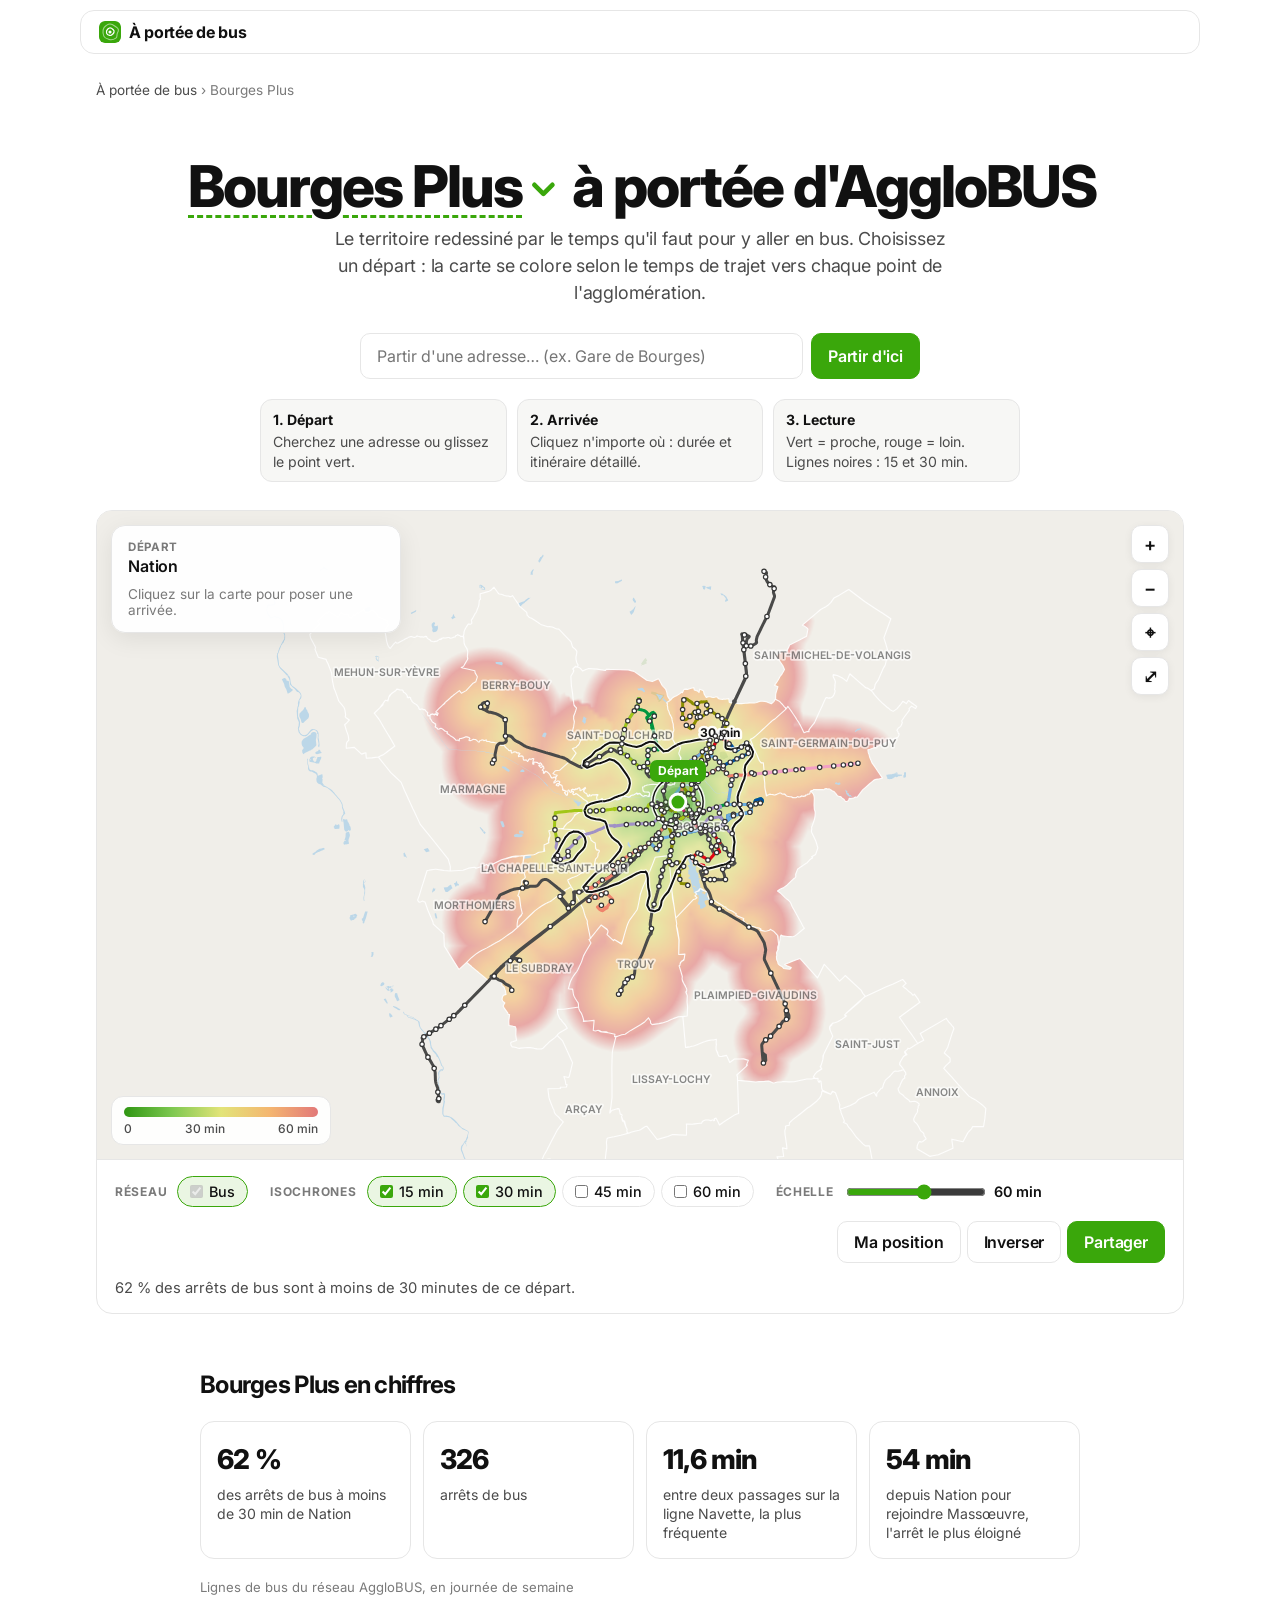
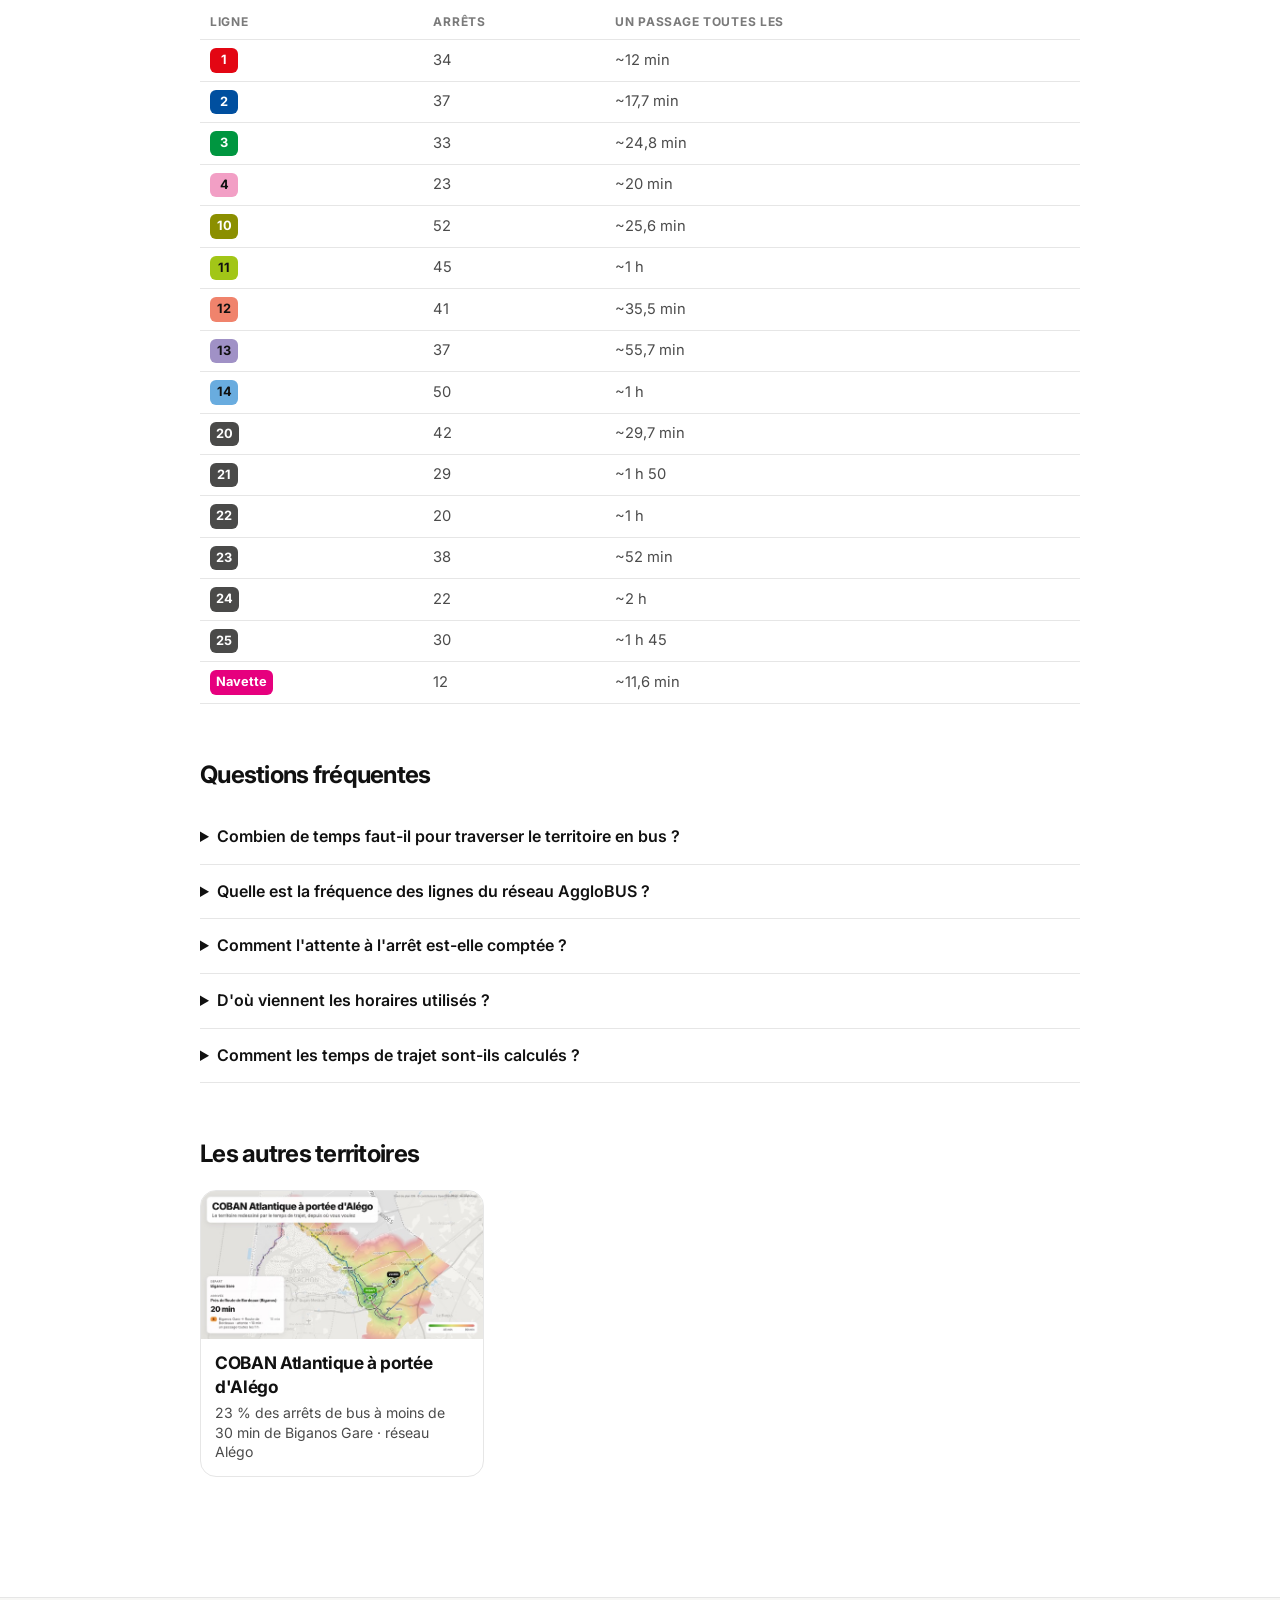
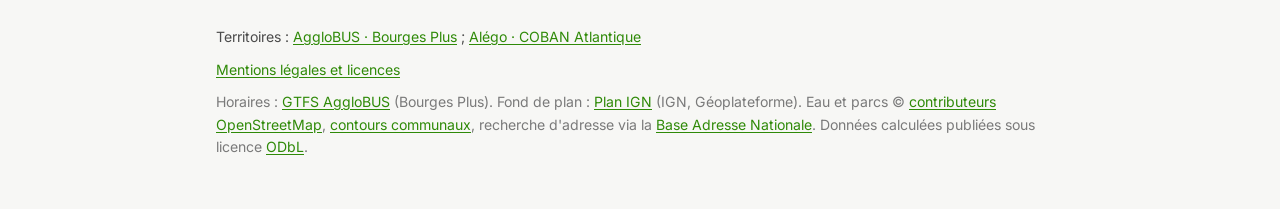
<file: portee-bus/bourges-plus/index.html>
<!doctype html>
<html lang="fr">
  <head>
    <meta charset="utf-8" />
    <meta name="viewport" content="width=device-width, initial-scale=1" />
    <title>Bourges Plus à portée d&#x27;AggloBUS · Temps de trajet en bus AggloBUS</title>
    <meta name="description" content="Carte des temps de trajet en bus à Bourges Plus : choisissez un départ, tout le territoire se colore selon le temps qu&#x27;il faut pour y aller (réseau AggloBUS)." />
    <script>
      // Anciens liens github.io : on renvoie vers le domaine du site en gardant départ et arrivée.
      if (location.hostname.endsWith("github.io")) location.replace("https://castaing.dev/portee-bus/bourges-plus/" + location.search);
    </script>
    <link rel="canonical" href="https://castaing.dev/portee-bus/bourges-plus/" />
    <meta name="theme-color" content="#3aa70b" />
    <link rel="icon" href="../favicon.svg" type="image/svg+xml" />
    <link rel="icon" href="../favicon-32.png" type="image/png" sizes="32x32" />
    <link rel="apple-touch-icon" href="../apple-touch-icon.png" />
    <meta property="og:type" content="website" />
    <meta property="og:locale" content="fr_FR" />
    <meta property="og:site_name" content="À portée de bus" />
    <meta property="og:title" content="Bourges Plus à portée d&#x27;AggloBUS" />
    <meta property="og:description" content="Carte des temps de trajet en bus à Bourges Plus : choisissez un départ, tout le territoire se colore selon le temps qu&#x27;il faut pour y aller (réseau AggloBUS)." />
    <meta property="og:url" content="https://castaing.dev/portee-bus/bourges-plus/" />
    <meta property="og:image" content="https://castaing.dev/portee-bus/og/bourges-plus.jpg?v=8e845928" />
    <meta property="og:image:width" content="1200" />
    <meta property="og:image:height" content="630" />
    <meta property="og:image:alt" content="Carte de Bourges Plus colorée selon le temps de trajet en bus depuis Nation, avec les isochrones 15 et 30 minutes." />
    <meta property="article:published_time" content="2026-10-07T08:00:00+02:00" />
    <meta name="twitter:card" content="summary_large_image" />
    <meta name="twitter:title" content="Bourges Plus à portée d&#x27;AggloBUS" />
    <meta name="twitter:description" content="Carte des temps de trajet en bus à Bourges Plus : choisissez un départ, tout le territoire se colore selon le temps qu&#x27;il faut pour y aller (réseau AggloBUS)." />
    <meta name="twitter:image" content="https://castaing.dev/portee-bus/og/bourges-plus.jpg?v=8e845928" />
    <script type="application/ld+json">
    {
      "@context": "https://schema.org",
      "@graph": [
        {
          "@type": "WebApplication",
          "name": "Bourges Plus à portée d'AggloBUS",
          "url": "https://castaing.dev/portee-bus/bourges-plus/",
          "description": "Carte des temps de trajet en bus à Bourges Plus : choisissez un départ, tout le territoire se colore selon le temps qu'il faut pour y aller (réseau AggloBUS).",
          "inLanguage": "fr",
          "applicationCategory": "TravelApplication",
          "operatingSystem": "Web",
          "isAccessibleForFree": true,
          "image": "https://castaing.dev/portee-bus/og/bourges-plus.jpg",
          "spatialCoverage": {
            "@type": "Place",
            "name": "Bourges Plus"
          },
          "datePublished": "2026-10-07",
          "dateModified": "2026-10-07"
        },
        {
          "@type": "BreadcrumbList",
          "itemListElement": [
            {
              "@type": "ListItem",
              "position": 1,
              "name": "À portée de bus",
              "item": "https://castaing.dev/portee-bus/"
            },
            {
              "@type": "ListItem",
              "position": 2,
              "name": "Bourges Plus",
              "item": "https://castaing.dev/portee-bus/bourges-plus/"
            }
          ]
        },
        {
          "@type": "FAQPage",
          "mainEntity": [
            {
              "@type": "Question",
              "name": "Combien de temps faut-il pour traverser le territoire en bus ?",
              "acceptedAnswer": {
                "@type": "Answer",
                "text": "Depuis Nation, 13 % des arrêts de bus sont à moins de 15 minutes et 62 % à moins de 30 minutes, marche et attente comprises. Le plus éloigné, Massœuvre, est à environ 54 minutes."
              }
            },
            {
              "@type": "Question",
              "name": "Quelle est la fréquence des lignes du réseau AggloBUS ?",
              "acceptedAnswer": {
                "@type": "Answer",
                "text": "Intervalle moyen entre deux passages en journée de semaine : ligne 1, 12 min ; ligne 2, 17,7 min ; ligne 3, 24,8 min ; ligne 4, 20 min ; ligne 10, 25,6 min ; ligne 11, 1 h ; ligne 12, 35,5 min ; ligne 13, 55,7 min ; ligne 14, 1 h ; ligne 20, 29,7 min ; ligne 21, 1 h 50 ; ligne 22, 1 h ; ligne 23, 52 min ; ligne 24, 2 h ; ligne 25, 1 h 45 ; ligne Navette, 11,6 min. La ligne la plus fréquente est la Navette, avec un passage toutes les 11,6 min environ."
              }
            },
            {
              "@type": "Question",
              "name": "Comment l'attente à l'arrêt est-elle comptée ?",
              "acceptedAnswer": {
                "@type": "Answer",
                "text": "Sur une ligne fréquente, on va à l'arrêt sans regarder l'horaire : l'attente comptée est la moitié de l'intervalle entre deux passages (5,8 min sur la ligne Navette). Sur une ligne peu fréquente, on regarde l'horaire et on arrive au bon moment : l'attente est alors plafonnée à 10 minutes. La fréquence reste affichée dans l'itinéraire et dans le tableau des lignes, car un trajet court sur une ligne qui passe toutes les 2 h (ligne 24) n'est possible qu'à certaines heures."
              }
            },
            {
              "@type": "Question",
              "name": "D'où viennent les horaires utilisés ?",
              "acceptedAnswer": {
                "@type": "Answer",
                "text": "Des horaires théoriques publiés par le réseau AggloBUS (format GTFS, ODbL), téléchargés le 7 octobre 2026 et valables jusqu'au 5 octobre 2027. Les temps correspondent au mardi 3 novembre 2026, entre 7 h et 20 h. Les circuits scolaires et les lignes de nuit ne sont pas pris en compte."
              }
            },
            {
              "@type": "Question",
              "name": "Comment les temps de trajet sont-ils calculés ?",
              "acceptedAnswer": {
                "@type": "Answer",
                "text": "Pour chaque trajet : marche jusqu'à l'arrêt à 4,5 km/h, attente (voir plus haut), durée prévue entre les arrêts, correspondances avec 1,5 minute de marche. Pas de temps réel ni de perturbations : c'est le réseau « sur le papier »."
              }
            }
          ]
        }
      ]
    }
    </script>
    <link rel="preconnect" href="https://fonts.bunny.net" />
    <link rel="stylesheet" href="https://fonts.bunny.net/css?family=inter:400,500,600,700,800" />
    <link rel="stylesheet" href="../styles.css?v=9e078b8e" />
  </head>
  <body>
    <script id="city-config" type="application/json">{"slug": "bourges-plus", "name": "Bourges Plus", "dataVersion": "6a0d848a", "defaultFrom": {"lat": 47.08463, "lon": 2.39095, "label": "Nation"}, "railNoun": "bus", "railStations": "arrêts de bus", "busNoun": "bus", "geocoder": "ban", "searchBbox": [46.86, 2.07, 47.3, 2.71], "area": "de l'agglomération", "defaultMax": 60}</script>
    <header class="topbar">
      <nav class="topbar-inner" aria-label="Navigation principale">
        <a class="brand" href="../"><img src="../favicon.svg" width="22" height="22" alt="" /> À portée de bus</a>
      </nav>
    </header>

    <main class="page">
      <nav class="breadcrumb" aria-label="Fil d'Ariane">
        <a href="../">À portée de bus</a> <span aria-hidden="true">›</span> <span aria-current="page">Bourges Plus</span>
      </nav>

      <section class="hero">
        <h1><button id="cityTrigger" type="button" class="city-trigger" aria-haspopup="dialog" aria-expanded="false" title="Changer de territoire">Bourges Plus<svg viewBox="0 0 16 16" aria-hidden="true"><path d="M3 6l5 5 5-5"/></svg></button> à portée&nbsp;d&#x27;AggloBUS</h1>
        <div id="cityPanel" class="city-panel" role="dialog" aria-label="Choisir un territoire" hidden>
          <div class="city-panel-head">
            <input id="citySearch" type="search" placeholder="Rechercher un territoire…" aria-label="Rechercher un territoire" autocomplete="off" />
            <button id="cityClose" type="button" class="icon-button" aria-label="Fermer">×</button>
          </div>
          <nav class="city-panel-list" aria-label="Territoires">
            <a class="city-item current" href="../bourges-plus/" aria-current="page" data-name="bourges plus agglobus"><img src="../og/thumb-bourges-plus.jpg" width="120" height="63" alt="" loading="lazy" /><span><strong>Bourges Plus</strong><small>Bus · AggloBUS</small></span></a>
            <a class="city-item" href="../coban/" data-name="coban atlantique alégo"><img src="../og/thumb-coban.jpg" width="120" height="63" alt="" loading="lazy" /><span><strong>COBAN Atlantique</strong><small>Bus · Alégo</small></span></a>
          </nav>
        </div>
        <p class="lede">
          Le territoire redessiné par le temps qu'il faut pour y aller en bus. Choisissez un départ&nbsp;: la carte se
          colore selon le temps de trajet vers chaque point de l&#x27;agglomération.
        </p>
        <form id="searchForm" class="search" role="search" autocomplete="off">
          <label class="visually-hidden" for="searchInput">Adresse de départ</label>
          <input id="searchInput" type="search" placeholder="Partir d'une adresse… (ex. Gare de Bourges)" />
          <button type="submit" class="button primary">Partir d'ici</button>
          <ul id="searchResults" class="search-results" hidden></ul>
        </form>
        <ol class="steps" aria-label="Mode d'emploi">
          <li><strong>1. Départ</strong> Cherchez une adresse ou glissez le point vert.</li>
          <li><strong>2. Arrivée</strong> Cliquez n'importe où : durée et itinéraire détaillé.</li>
          <li><strong>3. Lecture</strong> Vert = proche, rouge = loin. Lignes noires : 15 et 30 min.</li>
        </ol>
      </section>

      <section class="map-card" aria-label="Carte des temps de trajet">
        <noscript>
          <p class="noscript">
            Cette carte interactive a besoin de JavaScript pour calculer les temps de trajet. Activez-le pour l'utiliser.
          </p>
        </noscript>
        <div id="mapStage" class="map-stage">
          <canvas id="mapCanvas"></canvas>

          <aside id="tripPanel" class="trip-panel" aria-live="polite">
            <p class="trip-eyebrow">Départ</p>
            <p id="tripFrom" class="trip-from">Chargement du réseau…</p>
            <div id="tripResult" class="trip-result" hidden>
              <div class="trip-row">
                <p class="trip-eyebrow">Arrivée</p>
                <button id="removeTo" type="button" class="link-button">Retirer</button>
              </div>
              <p id="tripTo" class="trip-to"></p>
              <p id="tripDuration" class="trip-duration"></p>
              <ol id="tripSteps" class="trip-steps"></ol>
              <div id="heatFrom" class="segmented" role="group" aria-label="Point d'où part la carte">
                <span>Carte depuis</span>
                <button type="button" data-source="from" aria-pressed="true">le départ</button>
                <button type="button" data-source="to" aria-pressed="false">l'arrivée</button>
              </div>
            </div>
            <p id="tripHint" class="trip-hint">Cliquez sur la carte pour poser une arrivée.</p>
          </aside>

          <div class="map-buttons">
            <button id="zoomIn" type="button" class="icon-button" aria-label="Zoomer">+</button>
            <button id="zoomOut" type="button" class="icon-button" aria-label="Dézoomer">−</button>
            <button id="recenter" type="button" class="icon-button" aria-label="Recentrer la carte">⌖</button>
            <button id="fullscreen" type="button" class="icon-button" aria-label="Plein écran">⤢</button>
          </div>

          <div class="legend" aria-hidden="true">
            <div id="legendBar" class="legend-bar"></div>
            <div class="legend-labels"><span>0</span><span id="legendMid"></span><span id="legendMax"></span></div>
          </div>
        </div>

        <div class="controls">
          <div class="control-group">
            <span class="control-label">Réseau</span>
            <label class="pill-toggle"><input type="checkbox" checked disabled /> Bus</label>
            <label class="pill-toggle" style="display: none"><input id="busToggle" type="checkbox" /> Bus</label>
          </div>
          <div id="isoToggles" class="control-group">
            <span class="control-label">Isochrones</span>
            <label class="pill-toggle"><input type="checkbox" value="15" checked /> 15 min</label>
            <label class="pill-toggle"><input type="checkbox" value="30" checked /> 30 min</label>
            <label class="pill-toggle"><input type="checkbox" value="45" /> 45 min</label>
            <label class="pill-toggle"><input type="checkbox" value="60" /> 60 min</label>
          </div>
          <div class="control-group">
            <label class="control-label" for="maxRange">Échelle</label>
            <input id="maxRange" type="range" min="20" max="90" step="5" value="60" />
            <output id="maxValue" for="maxRange">60 min</output>
          </div>
          <div class="control-group actions">
            <button id="locate" type="button" class="button">Ma position</button>
            <button id="swap" type="button" class="button">Inverser</button>
            <button id="share" type="button" class="button primary">Partager</button>
          </div>
        </div>
        <p id="reach" class="reach"></p>
      </section>

      <section class="section" aria-labelledby="stats-title">
        <h2 id="stats-title">Bourges Plus en chiffres</h2>
        <div class="stat-grid">
          <div class="stat"><strong>62 %</strong><span>des arrêts de bus à moins de 30 min de Nation</span></div>
          <div class="stat"><strong>326</strong><span>arrêts de bus</span></div>
          <div class="stat"><strong>11,6 min</strong><span>entre deux passages sur la ligne Navette, la plus fréquente</span></div>
          <div class="stat"><strong>54 min</strong><span>depuis Nation pour rejoindre Massœuvre, l&#x27;arrêt le plus éloigné</span></div>
        </div>
        <table class="lines-table">
          <caption>Lignes de bus du réseau AggloBUS, en journée de semaine</caption>
          <thead><tr><th scope="col">Ligne</th><th scope="col">Arrêts</th><th scope="col">Un passage toutes les</th></tr></thead>
          <tbody>
            <tr><td><span class="line-badge" style="background:#e30613;color:#fff">1</span> </td><td>34</td><td>~12 min</td></tr>
            <tr><td><span class="line-badge" style="background:#004f9f;color:#fff">2</span> </td><td>37</td><td>~17,7 min</td></tr>
            <tr><td><span class="line-badge" style="background:#009640;color:#fff">3</span> </td><td>33</td><td>~24,8 min</td></tr>
            <tr><td><span class="line-badge" style="background:#f29fc5;color:#111">4</span> </td><td>23</td><td>~20 min</td></tr>
            <tr><td><span class="line-badge" style="background:#8b8f00;color:#fff">10</span> </td><td>52</td><td>~25,6 min</td></tr>
            <tr><td><span class="line-badge" style="background:#a2c617;color:#111">11</span> </td><td>45</td><td>~1 h</td></tr>
            <tr><td><span class="line-badge" style="background:#f0836c;color:#111">12</span> </td><td>41</td><td>~35,5 min</td></tr>
            <tr><td><span class="line-badge" style="background:#a091c6;color:#111">13</span> </td><td>37</td><td>~55,7 min</td></tr>
            <tr><td><span class="line-badge" style="background:#69acdf;color:#111">14</span> </td><td>50</td><td>~1 h</td></tr>
            <tr><td><span class="line-badge" style="background:#4a4a49;color:#fff">20</span> </td><td>42</td><td>~29,7 min</td></tr>
            <tr><td><span class="line-badge" style="background:#4a4a49;color:#fff">21</span> </td><td>29</td><td>~1 h 50</td></tr>
            <tr><td><span class="line-badge" style="background:#4a4a49;color:#fff">22</span> </td><td>20</td><td>~1 h</td></tr>
            <tr><td><span class="line-badge" style="background:#4a4a49;color:#fff">23</span> </td><td>38</td><td>~52 min</td></tr>
            <tr><td><span class="line-badge" style="background:#4a4a49;color:#fff">24</span> </td><td>22</td><td>~2 h</td></tr>
            <tr><td><span class="line-badge" style="background:#4a4a49;color:#fff">25</span> </td><td>30</td><td>~1 h 45</td></tr>
            <tr><td><span class="line-badge" style="background:#e6007e;color:#fff">Navette</span> </td><td>12</td><td>~11,6 min</td></tr>
          </tbody>
        </table>
      </section>

      <section class="section" aria-labelledby="faq-title">
        <h2 id="faq-title">Questions fréquentes</h2>
        <details class="faq"><summary>Combien de temps faut-il pour traverser le territoire en bus ?</summary><p>Depuis Nation, 13 % des arrêts de bus sont à moins de 15 minutes et 62 % à moins de 30 minutes, marche et attente comprises. Le plus éloigné, Massœuvre, est à environ 54 minutes.</p></details>
        <details class="faq"><summary>Quelle est la fréquence des lignes du réseau AggloBUS ?</summary><p>Intervalle moyen entre deux passages en journée de semaine : ligne 1, 12 min ; ligne 2, 17,7 min ; ligne 3, 24,8 min ; ligne 4, 20 min ; ligne 10, 25,6 min ; ligne 11, 1 h ; ligne 12, 35,5 min ; ligne 13, 55,7 min ; ligne 14, 1 h ; ligne 20, 29,7 min ; ligne 21, 1 h 50 ; ligne 22, 1 h ; ligne 23, 52 min ; ligne 24, 2 h ; ligne 25, 1 h 45 ; ligne Navette, 11,6 min. La ligne la plus fréquente est la Navette, avec un passage toutes les 11,6 min environ.</p></details>
        <details class="faq"><summary>Comment l&#x27;attente à l&#x27;arrêt est-elle comptée ?</summary><p>Sur une ligne fréquente, on va à l&#x27;arrêt sans regarder l&#x27;horaire : l&#x27;attente comptée est la moitié de l&#x27;intervalle entre deux passages (5,8 min sur la ligne Navette). Sur une ligne peu fréquente, on regarde l&#x27;horaire et on arrive au bon moment : l&#x27;attente est alors plafonnée à 10 minutes. La fréquence reste affichée dans l&#x27;itinéraire et dans le tableau des lignes, car un trajet court sur une ligne qui passe toutes les 2 h (ligne 24) n&#x27;est possible qu&#x27;à certaines heures.</p></details>
        <details class="faq"><summary>D&#x27;où viennent les horaires utilisés ?</summary><p>Des horaires théoriques publiés par le réseau AggloBUS (format GTFS, ODbL), téléchargés le 7 octobre 2026 et valables jusqu&#x27;au 5 octobre 2027. Les temps correspondent au mardi 3 novembre 2026, entre 7 h et 20 h. Les circuits scolaires et les lignes de nuit ne sont pas pris en compte.</p></details>
        <details class="faq"><summary>Comment les temps de trajet sont-ils calculés ?</summary><p>Pour chaque trajet : marche jusqu&#x27;à l&#x27;arrêt à 4,5 km/h, attente (voir plus haut), durée prévue entre les arrêts, correspondances avec 1,5 minute de marche. Pas de temps réel ni de perturbations : c&#x27;est le réseau « sur le papier ».</p></details>
      </section>

      <section class="section" aria-labelledby="cities-title">
        <h2 id="cities-title">Les autres territoires</h2>
        <div class="city-grid">
          <a class="city-card" href="../coban/">
            <img src="../og/thumb-coban.jpg" width="600" height="315" alt="" loading="lazy" />
            <span class="city-card-body">
              <h3>COBAN Atlantique à portée d&#x27;Alégo</h3>
              <span>23&nbsp;% des arrêts de bus à moins de 30&nbsp;min de Biganos Gare · réseau Alégo</span>
            </span>
          </a>
        </div>
      </section>
    </main>

    <footer class="site-footer">
      <div class="footer-inner">
        <p class="footer-links">Territoires&nbsp;: <a href="../bourges-plus/">AggloBUS · Bourges Plus</a> ; <a href="../coban/">Alégo · COBAN Atlantique</a></p>
        <p class="footer-links">
          <a href="../mentions-legales/">Mentions légales et licences</a>
        </p>
        <p class="footer-credits">
          Horaires&nbsp;: <a href="https://transport.data.gouv.fr/datasets/agglobus-offre-theorique-mobilite-reseau-urbain-de-bourges">GTFS AggloBUS</a> (Bourges Plus). Fond de plan&nbsp;: <a href="https://geoservices.ign.fr/">Plan IGN</a> (IGN, Géoplateforme).
          Eau et parcs © <a href="https://www.openstreetmap.org/copyright">contributeurs OpenStreetMap</a>,
          <a href="https://geo.api.gouv.fr/">contours communaux</a>, recherche d'adresse via la
          <a href="https://adresse.data.gouv.fr/">Base Adresse Nationale</a>.
          Données calculées publiées sous licence <a href="https://opendatacommons.org/licenses/odbl/1-0/">ODbL</a>.
        </p>
      </div>
    </footer>

    <div id="toast" class="toast" role="status" hidden></div>
    <script type="module" src="../app.js?v=93e2ad0e"></script>
  </body>
</html>
</file>
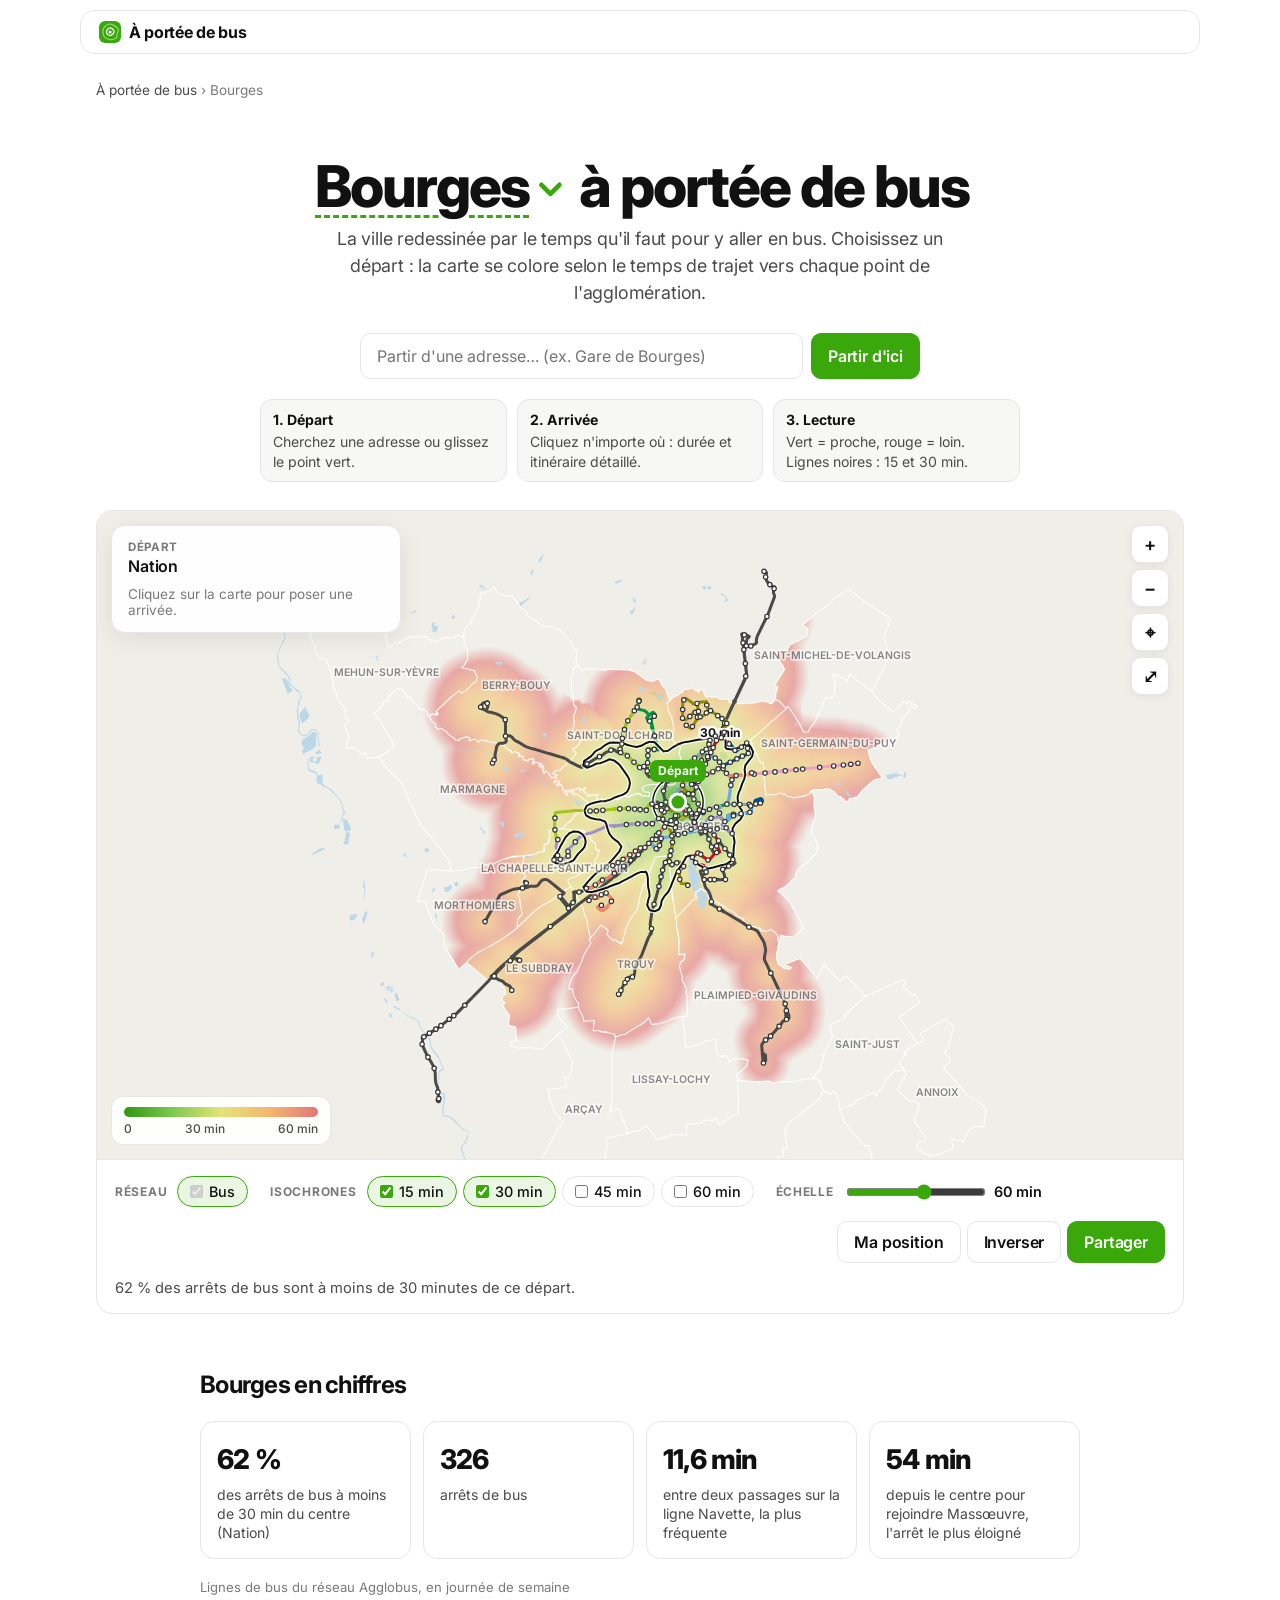
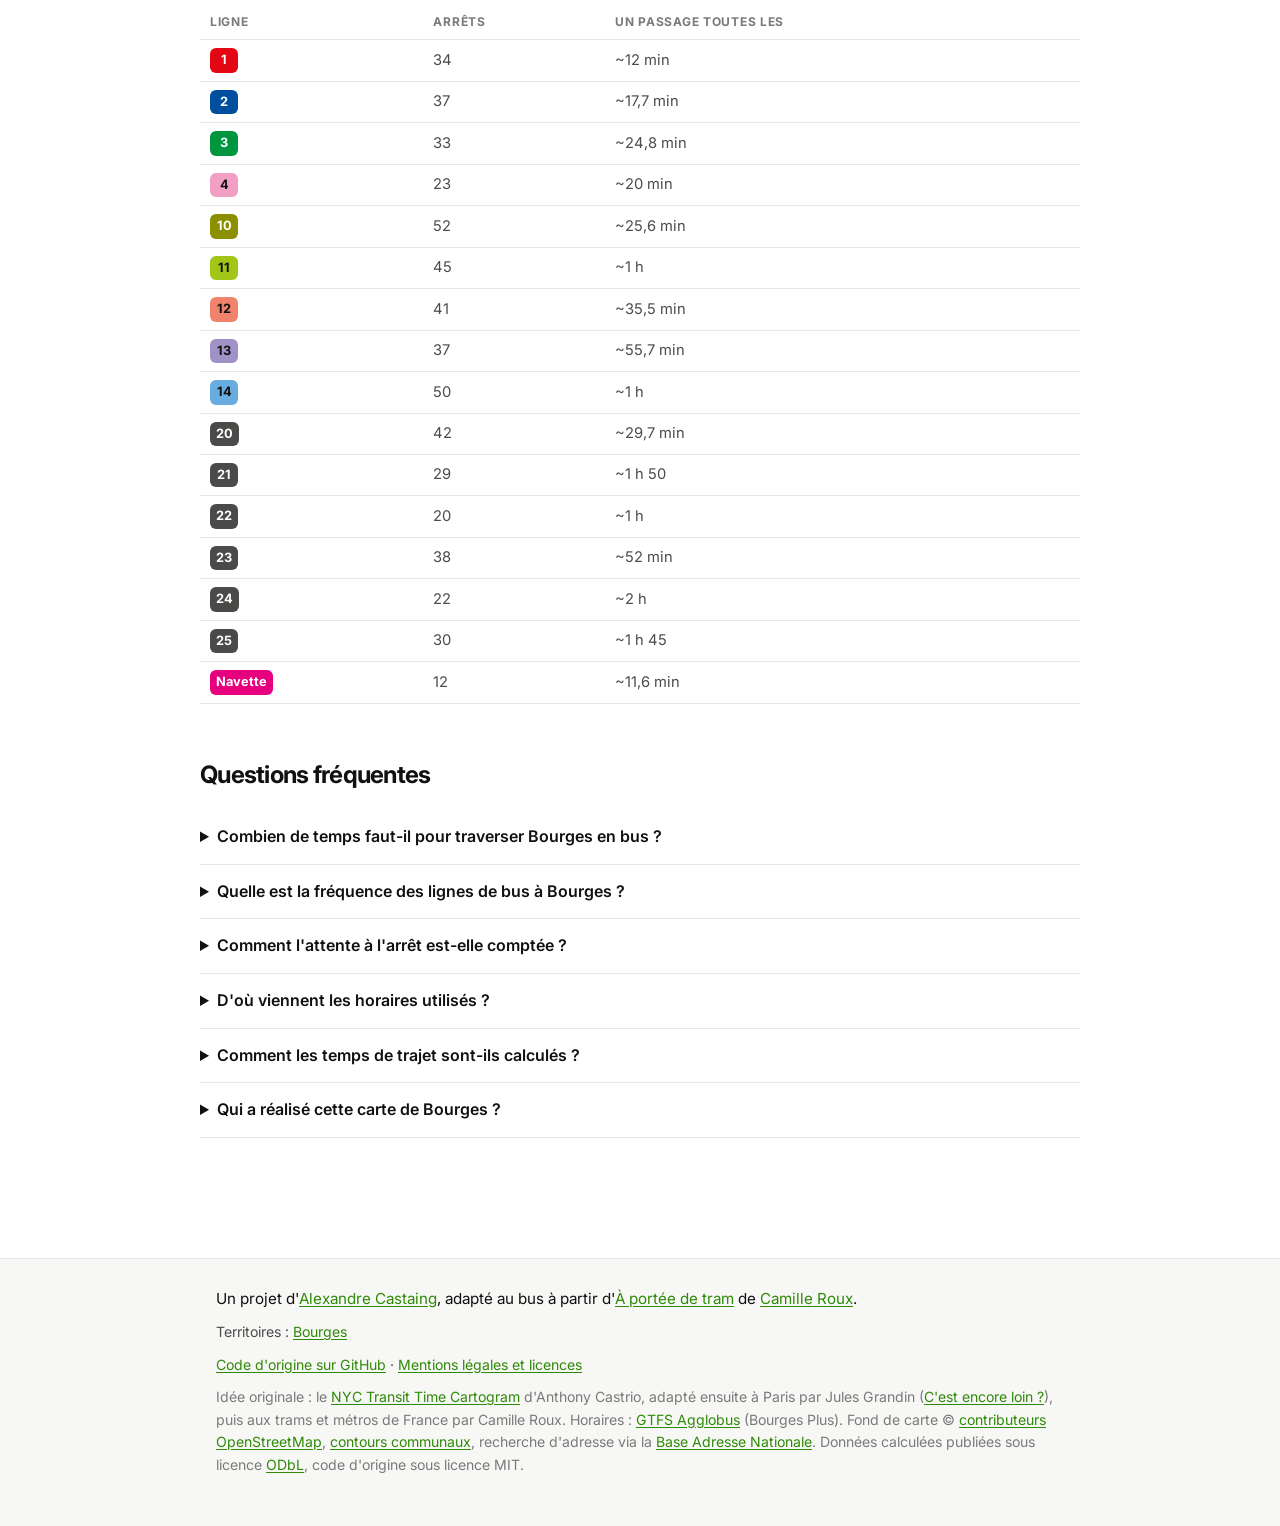
<file: portee-bus/bourges/index.html>
<!doctype html>
<html lang="fr">
  <head>
    <meta charset="utf-8" />
    <meta name="viewport" content="width=device-width, initial-scale=1" />
    <title>Bourges à portée de bus · Temps de trajet en bus Agglobus</title>
    <meta name="description" content="Carte des temps de trajet en bus à Bourges : choisissez un départ, toute la ville se colore selon le temps qu&#x27;il faut pour y aller (réseau Agglobus)." />
    <script>
      // Anciens liens github.io : on renvoie vers le domaine du site en gardant départ et arrivée.
      if (location.hostname.endsWith("github.io")) location.replace("https://castaing.dev/portee-bus/bourges/" + location.search);
    </script>
    <link rel="canonical" href="https://castaing.dev/portee-bus/bourges/" />
    <meta name="theme-color" content="#3aa70b" />
    <link rel="icon" href="../favicon.svg" type="image/svg+xml" />
    <link rel="icon" href="../favicon-32.png" type="image/png" sizes="32x32" />
    <link rel="apple-touch-icon" href="../apple-touch-icon.png" />
    <meta name="author" content="Alexandre Castaing" />
    <link rel="author" href="https://castaing.dev/" />
    <meta property="og:type" content="website" />
    <meta property="og:locale" content="fr_FR" />
    <meta property="og:site_name" content="À portée de bus" />
    <meta property="og:title" content="Bourges à portée de bus" />
    <meta property="og:description" content="Carte des temps de trajet en bus à Bourges : choisissez un départ, toute la ville se colore selon le temps qu&#x27;il faut pour y aller (réseau Agglobus)." />
    <meta property="og:url" content="https://castaing.dev/portee-bus/bourges/" />
    <meta property="og:image" content="https://castaing.dev/portee-bus/og/bourges.jpg?v=bf802fe4" />
    <meta property="og:image:width" content="1200" />
    <meta property="og:image:height" content="630" />
    <meta property="og:image:alt" content="Carte de Bourges colorée selon le temps de trajet en bus depuis Nation, avec les isochrones 15 et 30 minutes." />
    <meta property="article:author" content="https://castaing.dev/" />
    <meta property="article:published_time" content="2026-10-07T08:00:00+02:00" />
    <meta name="twitter:card" content="summary_large_image" />
    <meta name="twitter:title" content="Bourges à portée de bus" />
    <meta name="twitter:description" content="Carte des temps de trajet en bus à Bourges : choisissez un départ, toute la ville se colore selon le temps qu&#x27;il faut pour y aller (réseau Agglobus)." />
    <meta name="twitter:image" content="https://castaing.dev/portee-bus/og/bourges.jpg?v=bf802fe4" />
    <script type="application/ld+json">
    {
      "@context": "https://schema.org",
      "@graph": [
        {
          "@type": "WebApplication",
          "name": "Bourges à portée de bus",
          "url": "https://castaing.dev/portee-bus/bourges/",
          "description": "Carte des temps de trajet en bus à Bourges : choisissez un départ, toute la ville se colore selon le temps qu'il faut pour y aller (réseau Agglobus).",
          "inLanguage": "fr",
          "applicationCategory": "TravelApplication",
          "operatingSystem": "Web",
          "isAccessibleForFree": true,
          "image": "https://castaing.dev/portee-bus/og/bourges.jpg",
          "author": {
            "@id": "https://castaing.dev/#me"
          },
          "spatialCoverage": {
            "@type": "Place",
            "name": "Bourges Plus"
          },
          "isBasedOn": [
            "https://tram.camilleroux.com/",
            "https://castrio.me/nyc/",
            "https://julesgrandin.github.io/paris-temps-transport/"
          ],
          "datePublished": "2026-10-07",
          "dateModified": "2026-10-07"
        },
        {
          "@type": "BreadcrumbList",
          "itemListElement": [
            {
              "@type": "ListItem",
              "position": 1,
              "name": "À portée de bus",
              "item": "https://castaing.dev/portee-bus/"
            },
            {
              "@type": "ListItem",
              "position": 2,
              "name": "Bourges",
              "item": "https://castaing.dev/portee-bus/bourges/"
            }
          ]
        },
        {
          "@type": "FAQPage",
          "mainEntity": [
            {
              "@type": "Question",
              "name": "Combien de temps faut-il pour traverser Bourges en bus ?",
              "acceptedAnswer": {
                "@type": "Answer",
                "text": "Depuis le centre (Nation), 13 % des arrêts de bus sont à moins de 15 minutes et 62 % à moins de 30 minutes, marche et attente comprises. Le plus éloigné, Massœuvre, est à environ 54 minutes."
              }
            },
            {
              "@type": "Question",
              "name": "Quelle est la fréquence des lignes de bus à Bourges ?",
              "acceptedAnswer": {
                "@type": "Answer",
                "text": "Intervalle moyen entre deux passages en journée de semaine : ligne 1, 12 min ; ligne 2, 17,7 min ; ligne 3, 24,8 min ; ligne 4, 20 min ; ligne 10, 25,6 min ; ligne 11, 1 h ; ligne 12, 35,5 min ; ligne 13, 55,7 min ; ligne 14, 1 h ; ligne 20, 29,7 min ; ligne 21, 1 h 50 ; ligne 22, 1 h ; ligne 23, 52 min ; ligne 24, 2 h ; ligne 25, 1 h 45 ; ligne Navette, 11,6 min. La ligne la plus fréquente est la Navette, avec un passage toutes les 11,6 min environ."
              }
            },
            {
              "@type": "Question",
              "name": "Comment l'attente à l'arrêt est-elle comptée ?",
              "acceptedAnswer": {
                "@type": "Answer",
                "text": "Sur une ligne fréquente, on va à l'arrêt sans regarder l'horaire : l'attente comptée est la moitié de l'intervalle entre deux passages (5,8 min sur la ligne Navette). Sur une ligne peu fréquente, on regarde l'horaire et on arrive au bon moment : l'attente est alors plafonnée à 10 minutes. La fréquence reste affichée dans l'itinéraire et dans le tableau des lignes, car un trajet court sur une ligne qui passe toutes les 2 h (ligne 24) n'est possible qu'à certaines heures."
              }
            },
            {
              "@type": "Question",
              "name": "D'où viennent les horaires utilisés ?",
              "acceptedAnswer": {
                "@type": "Answer",
                "text": "Des horaires théoriques publiés par le réseau Agglobus (format GTFS, ODbL), téléchargés le 7 octobre 2026 et valables jusqu'au 5 octobre 2027. Les temps correspondent au mardi 3 novembre 2026, entre 7 h et 20 h. Les circuits scolaires et les lignes de nuit ne sont pas pris en compte."
              }
            },
            {
              "@type": "Question",
              "name": "Comment les temps de trajet sont-ils calculés ?",
              "acceptedAnswer": {
                "@type": "Answer",
                "text": "Pour chaque trajet : marche jusqu'à l'arrêt à 4,5 km/h, attente (voir plus haut), durée prévue entre les arrêts, correspondances avec 1,5 minute de marche. Pas de temps réel ni de perturbations : c'est le réseau « sur le papier »."
              }
            },
            {
              "@type": "Question",
              "name": "Qui a réalisé cette carte de Bourges ?",
              "acceptedAnswer": {
                "@type": "Answer",
                "text": "Alexandre Castaing, à partir du code d'« À portée de tram », les cartes des trams et métros de France réalisées par Camille Roux et publiées sous licence MIT. Ce site les adapte aux réseaux de bus. L'idée vient du NYC Transit Time Cartogram d'Anthony Castrio, adapté ensuite à Paris par Jules Grandin (« C'est encore loin ? »)."
              }
            }
          ]
        },
        {
          "@type": "Person",
          "@id": "https://castaing.dev/#me",
          "name": "Alexandre Castaing",
          "url": "https://castaing.dev/",
          "sameAs": [
            "https://www.linkedin.com/in/alxcst"
          ]
        }
      ]
    }
    </script>
    <link rel="preconnect" href="https://fonts.bunny.net" />
    <link rel="stylesheet" href="https://fonts.bunny.net/css?family=inter:400,500,600,700,800" />
    <link rel="stylesheet" href="../styles.css?v=9e078b8e" />
  </head>
  <body>
    <script id="city-config" type="application/json">{"slug": "bourges", "name": "Bourges", "dataVersion": "6a0d848a", "defaultFrom": {"lat": 47.08463, "lon": 2.39095, "label": "Nation"}, "railNoun": "bus", "railStations": "arrêts de bus", "busNoun": "bus", "geocoder": "ban", "searchBbox": [46.86, 2.07, 47.3, 2.71], "area": "de l'agglomération", "defaultMax": 60}</script>
    <header class="topbar">
      <nav class="topbar-inner" aria-label="Navigation principale">
        <a class="brand" href="../"><img src="../favicon.svg" width="22" height="22" alt="" /> À portée de bus</a>
      </nav>
    </header>

    <main class="page">
      <nav class="breadcrumb" aria-label="Fil d'Ariane">
        <a href="../">À portée de bus</a> <span aria-hidden="true">›</span> <span aria-current="page">Bourges</span>
      </nav>

      <section class="hero">
        <h1><button id="cityTrigger" type="button" class="city-trigger" aria-haspopup="dialog" aria-expanded="false" title="Changer de territoire">Bourges<svg viewBox="0 0 16 16" aria-hidden="true"><path d="M3 6l5 5 5-5"/></svg></button> à portée de&nbsp;bus</h1>
        <div id="cityPanel" class="city-panel" role="dialog" aria-label="Choisir un territoire" hidden>
          <div class="city-panel-head">
            <input id="citySearch" type="search" placeholder="Rechercher un territoire…" aria-label="Rechercher un territoire" autocomplete="off" />
            <button id="cityClose" type="button" class="icon-button" aria-label="Fermer">×</button>
          </div>
          <nav class="city-panel-list" aria-label="Territoires">
            <a class="city-item current" href="../bourges/" aria-current="page" data-name="bourges"><img src="../og/thumb-bourges.jpg" width="120" height="63" alt="" loading="lazy" /><span><strong>Bourges</strong><small>Bus · Agglobus</small></span></a>
          </nav>
        </div>
        <p class="lede">
          La ville redessinée par le temps qu'il faut pour y aller en bus. Choisissez un départ&nbsp;: la carte se
          colore selon le temps de trajet vers chaque point de l&#x27;agglomération.
        </p>
        <form id="searchForm" class="search" role="search" autocomplete="off">
          <label class="visually-hidden" for="searchInput">Adresse de départ</label>
          <input id="searchInput" type="search" placeholder="Partir d'une adresse… (ex. Gare de Bourges)" />
          <button type="submit" class="button primary">Partir d'ici</button>
          <ul id="searchResults" class="search-results" hidden></ul>
        </form>
        <ol class="steps" aria-label="Mode d'emploi">
          <li><strong>1. Départ</strong> Cherchez une adresse ou glissez le point vert.</li>
          <li><strong>2. Arrivée</strong> Cliquez n'importe où : durée et itinéraire détaillé.</li>
          <li><strong>3. Lecture</strong> Vert = proche, rouge = loin. Lignes noires : 15 et 30 min.</li>
        </ol>
      </section>

      <section class="map-card" aria-label="Carte des temps de trajet">
        <noscript>
          <p class="noscript">
            Cette carte interactive a besoin de JavaScript pour calculer les temps de trajet. Activez-le pour l'utiliser.
          </p>
        </noscript>
        <div id="mapStage" class="map-stage">
          <canvas id="mapCanvas"></canvas>

          <aside id="tripPanel" class="trip-panel" aria-live="polite">
            <p class="trip-eyebrow">Départ</p>
            <p id="tripFrom" class="trip-from">Chargement du réseau…</p>
            <div id="tripResult" class="trip-result" hidden>
              <div class="trip-row">
                <p class="trip-eyebrow">Arrivée</p>
                <button id="removeTo" type="button" class="link-button">Retirer</button>
              </div>
              <p id="tripTo" class="trip-to"></p>
              <p id="tripDuration" class="trip-duration"></p>
              <ol id="tripSteps" class="trip-steps"></ol>
              <div id="heatFrom" class="segmented" role="group" aria-label="Point d'où part la carte">
                <span>Carte depuis</span>
                <button type="button" data-source="from" aria-pressed="true">le départ</button>
                <button type="button" data-source="to" aria-pressed="false">l'arrivée</button>
              </div>
            </div>
            <p id="tripHint" class="trip-hint">Cliquez sur la carte pour poser une arrivée.</p>
          </aside>

          <div class="map-buttons">
            <button id="zoomIn" type="button" class="icon-button" aria-label="Zoomer">+</button>
            <button id="zoomOut" type="button" class="icon-button" aria-label="Dézoomer">−</button>
            <button id="recenter" type="button" class="icon-button" aria-label="Recentrer la carte">⌖</button>
            <button id="fullscreen" type="button" class="icon-button" aria-label="Plein écran">⤢</button>
          </div>

          <div class="legend" aria-hidden="true">
            <div id="legendBar" class="legend-bar"></div>
            <div class="legend-labels"><span>0</span><span id="legendMid"></span><span id="legendMax"></span></div>
          </div>
        </div>

        <div class="controls">
          <div class="control-group">
            <span class="control-label">Réseau</span>
            <label class="pill-toggle"><input type="checkbox" checked disabled /> Bus</label>
            <label class="pill-toggle" style="display: none"><input id="busToggle" type="checkbox" /> Bus</label>
          </div>
          <div id="isoToggles" class="control-group">
            <span class="control-label">Isochrones</span>
            <label class="pill-toggle"><input type="checkbox" value="15" checked /> 15 min</label>
            <label class="pill-toggle"><input type="checkbox" value="30" checked /> 30 min</label>
            <label class="pill-toggle"><input type="checkbox" value="45" /> 45 min</label>
            <label class="pill-toggle"><input type="checkbox" value="60" /> 60 min</label>
          </div>
          <div class="control-group">
            <label class="control-label" for="maxRange">Échelle</label>
            <input id="maxRange" type="range" min="20" max="90" step="5" value="60" />
            <output id="maxValue" for="maxRange">60 min</output>
          </div>
          <div class="control-group actions">
            <button id="locate" type="button" class="button">Ma position</button>
            <button id="swap" type="button" class="button">Inverser</button>
            <button id="share" type="button" class="button primary">Partager</button>
          </div>
        </div>
        <p id="reach" class="reach"></p>
      </section>

      <section class="section" aria-labelledby="stats-title">
        <h2 id="stats-title">Bourges en chiffres</h2>
        <div class="stat-grid">
          <div class="stat"><strong>62 %</strong><span>des arrêts de bus à moins de 30 min du centre (Nation)</span></div>
          <div class="stat"><strong>326</strong><span>arrêts de bus</span></div>
          <div class="stat"><strong>11,6 min</strong><span>entre deux passages sur la ligne Navette, la plus fréquente</span></div>
          <div class="stat"><strong>54 min</strong><span>depuis le centre pour rejoindre Massœuvre, l&#x27;arrêt le plus éloigné</span></div>
        </div>
        <table class="lines-table">
          <caption>Lignes de bus du réseau Agglobus, en journée de semaine</caption>
          <thead><tr><th scope="col">Ligne</th><th scope="col">Arrêts</th><th scope="col">Un passage toutes les</th></tr></thead>
          <tbody>
            <tr><td><span class="line-badge" style="background:#e30613;color:#fff">1</span> </td><td>34</td><td>~12 min</td></tr>
            <tr><td><span class="line-badge" style="background:#004f9f;color:#fff">2</span> </td><td>37</td><td>~17,7 min</td></tr>
            <tr><td><span class="line-badge" style="background:#009640;color:#fff">3</span> </td><td>33</td><td>~24,8 min</td></tr>
            <tr><td><span class="line-badge" style="background:#f29fc5;color:#111">4</span> </td><td>23</td><td>~20 min</td></tr>
            <tr><td><span class="line-badge" style="background:#8b8f00;color:#fff">10</span> </td><td>52</td><td>~25,6 min</td></tr>
            <tr><td><span class="line-badge" style="background:#a2c617;color:#111">11</span> </td><td>45</td><td>~1 h</td></tr>
            <tr><td><span class="line-badge" style="background:#f0836c;color:#111">12</span> </td><td>41</td><td>~35,5 min</td></tr>
            <tr><td><span class="line-badge" style="background:#a091c6;color:#111">13</span> </td><td>37</td><td>~55,7 min</td></tr>
            <tr><td><span class="line-badge" style="background:#69acdf;color:#111">14</span> </td><td>50</td><td>~1 h</td></tr>
            <tr><td><span class="line-badge" style="background:#4a4a49;color:#fff">20</span> </td><td>42</td><td>~29,7 min</td></tr>
            <tr><td><span class="line-badge" style="background:#4a4a49;color:#fff">21</span> </td><td>29</td><td>~1 h 50</td></tr>
            <tr><td><span class="line-badge" style="background:#4a4a49;color:#fff">22</span> </td><td>20</td><td>~1 h</td></tr>
            <tr><td><span class="line-badge" style="background:#4a4a49;color:#fff">23</span> </td><td>38</td><td>~52 min</td></tr>
            <tr><td><span class="line-badge" style="background:#4a4a49;color:#fff">24</span> </td><td>22</td><td>~2 h</td></tr>
            <tr><td><span class="line-badge" style="background:#4a4a49;color:#fff">25</span> </td><td>30</td><td>~1 h 45</td></tr>
            <tr><td><span class="line-badge" style="background:#e6007e;color:#fff">Navette</span> </td><td>12</td><td>~11,6 min</td></tr>
          </tbody>
        </table>
      </section>

      <section class="section" aria-labelledby="faq-title">
        <h2 id="faq-title">Questions fréquentes</h2>
        <details class="faq"><summary>Combien de temps faut-il pour traverser Bourges en bus ?</summary><p>Depuis le centre (Nation), 13 % des arrêts de bus sont à moins de 15 minutes et 62 % à moins de 30 minutes, marche et attente comprises. Le plus éloigné, Massœuvre, est à environ 54 minutes.</p></details>
        <details class="faq"><summary>Quelle est la fréquence des lignes de bus à Bourges ?</summary><p>Intervalle moyen entre deux passages en journée de semaine : ligne 1, 12 min ; ligne 2, 17,7 min ; ligne 3, 24,8 min ; ligne 4, 20 min ; ligne 10, 25,6 min ; ligne 11, 1 h ; ligne 12, 35,5 min ; ligne 13, 55,7 min ; ligne 14, 1 h ; ligne 20, 29,7 min ; ligne 21, 1 h 50 ; ligne 22, 1 h ; ligne 23, 52 min ; ligne 24, 2 h ; ligne 25, 1 h 45 ; ligne Navette, 11,6 min. La ligne la plus fréquente est la Navette, avec un passage toutes les 11,6 min environ.</p></details>
        <details class="faq"><summary>Comment l&#x27;attente à l&#x27;arrêt est-elle comptée ?</summary><p>Sur une ligne fréquente, on va à l&#x27;arrêt sans regarder l&#x27;horaire : l&#x27;attente comptée est la moitié de l&#x27;intervalle entre deux passages (5,8 min sur la ligne Navette). Sur une ligne peu fréquente, on regarde l&#x27;horaire et on arrive au bon moment : l&#x27;attente est alors plafonnée à 10 minutes. La fréquence reste affichée dans l&#x27;itinéraire et dans le tableau des lignes, car un trajet court sur une ligne qui passe toutes les 2 h (ligne 24) n&#x27;est possible qu&#x27;à certaines heures.</p></details>
        <details class="faq"><summary>D&#x27;où viennent les horaires utilisés ?</summary><p>Des horaires théoriques publiés par le réseau Agglobus (format GTFS, ODbL), téléchargés le 7 octobre 2026 et valables jusqu&#x27;au 5 octobre 2027. Les temps correspondent au mardi 3 novembre 2026, entre 7 h et 20 h. Les circuits scolaires et les lignes de nuit ne sont pas pris en compte.</p></details>
        <details class="faq"><summary>Comment les temps de trajet sont-ils calculés ?</summary><p>Pour chaque trajet : marche jusqu&#x27;à l&#x27;arrêt à 4,5 km/h, attente (voir plus haut), durée prévue entre les arrêts, correspondances avec 1,5 minute de marche. Pas de temps réel ni de perturbations : c&#x27;est le réseau « sur le papier ».</p></details>
        <details class="faq"><summary>Qui a réalisé cette carte de Bourges ?</summary><p><a href="https://castaing.dev/" rel="author">Alexandre Castaing</a>, à partir du code d'<a href="https://tram.camilleroux.com/">À portée de tram</a>, les cartes des trams et métros de France réalisées par <a href="https://www.camilleroux.com/">Camille Roux</a> et publiées sous licence MIT sur <a href="https://github.com/camilleroux/montpellier-temps-transport">GitHub</a>. Ce site les adapte aux réseaux de bus. L'idée vient du <a href="https://castrio.me/nyc/">NYC Transit Time Cartogram</a> d'Anthony Castrio, adapté ensuite à Paris par Jules Grandin (<a href="https://julesgrandin.github.io/paris-temps-transport/">C'est encore loin&nbsp;?</a>).</p></details>
      </section>

    </main>

    <footer class="site-footer">
      <div class="footer-inner">
        <p class="footer-author">
          Un projet d'<a href="https://castaing.dev/" rel="author">Alexandre Castaing</a>, adapté au bus à partir
          d'<a href="https://tram.camilleroux.com/">À portée de tram</a> de <a href="https://www.camilleroux.com/">Camille Roux</a>.
        </p>
        <p class="footer-links">Territoires&nbsp;: <a href="../bourges/">Bourges</a></p>
        <p class="footer-links">
          <a href="https://github.com/camilleroux/montpellier-temps-transport" rel="noopener">Code d'origine sur GitHub</a> ·
          <a href="../mentions-legales/">Mentions légales et licences</a>
        </p>
        <p class="footer-credits">
          Idée originale&nbsp;: le <a href="https://castrio.me/nyc/">NYC Transit Time Cartogram</a> d'Anthony Castrio,
          adapté ensuite à Paris par Jules Grandin
          (<a href="https://julesgrandin.github.io/paris-temps-transport/">C'est encore loin&nbsp;?</a>), puis aux trams et
          métros de France par Camille Roux.
          Horaires&nbsp;: <a href="https://transport.data.gouv.fr/datasets/agglobus-offre-theorique-mobilite-reseau-urbain-de-bourges">GTFS Agglobus</a> (Bourges Plus). Fond de carte © <a href="https://www.openstreetmap.org/copyright">contributeurs OpenStreetMap</a>,
          <a href="https://geo.api.gouv.fr/">contours communaux</a>, recherche d'adresse via la
          <a href="https://adresse.data.gouv.fr/">Base Adresse Nationale</a>.
          Données calculées publiées sous licence <a href="https://opendatacommons.org/licenses/odbl/1-0/">ODbL</a>, code d'origine sous licence MIT.
        </p>
      </div>
    </footer>

    <div id="toast" class="toast" role="status" hidden></div>
    <script type="module" src="../app.js?v=fb35b457"></script>
  </body>
</html>
</file>
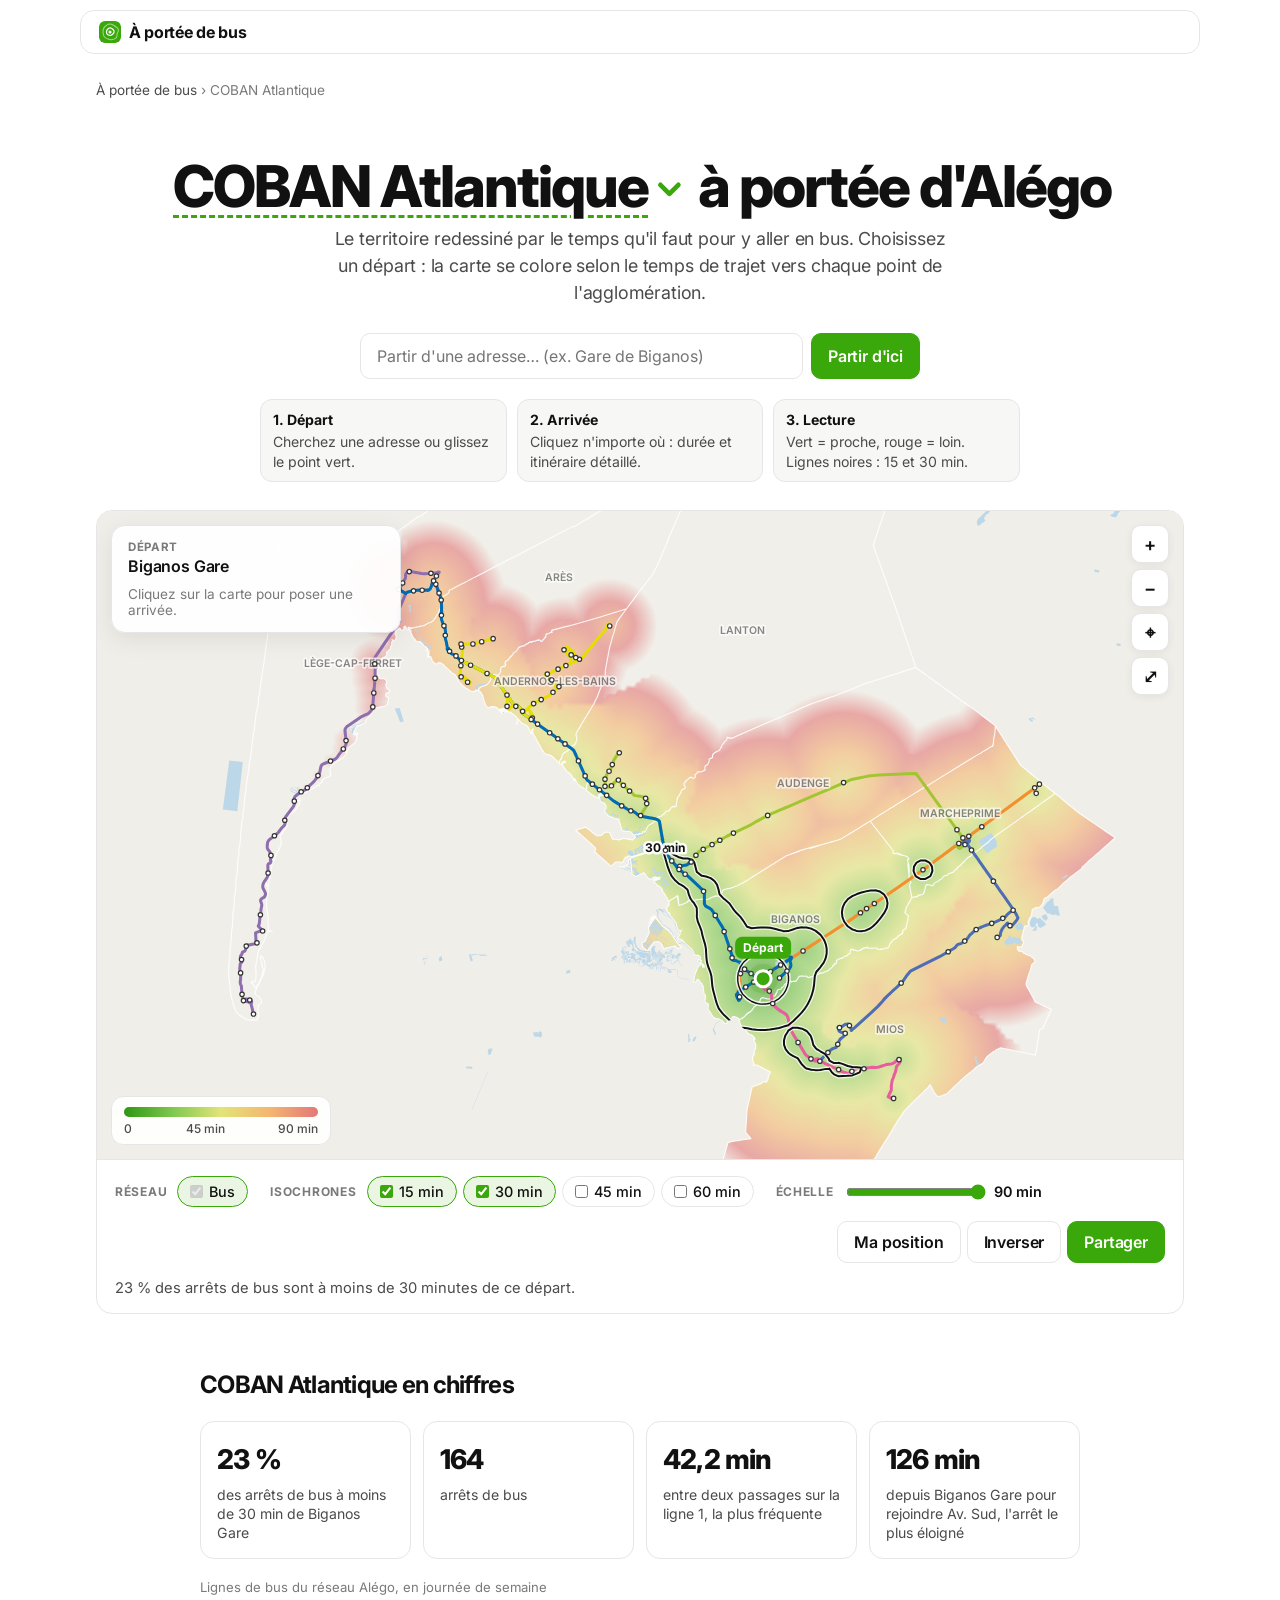
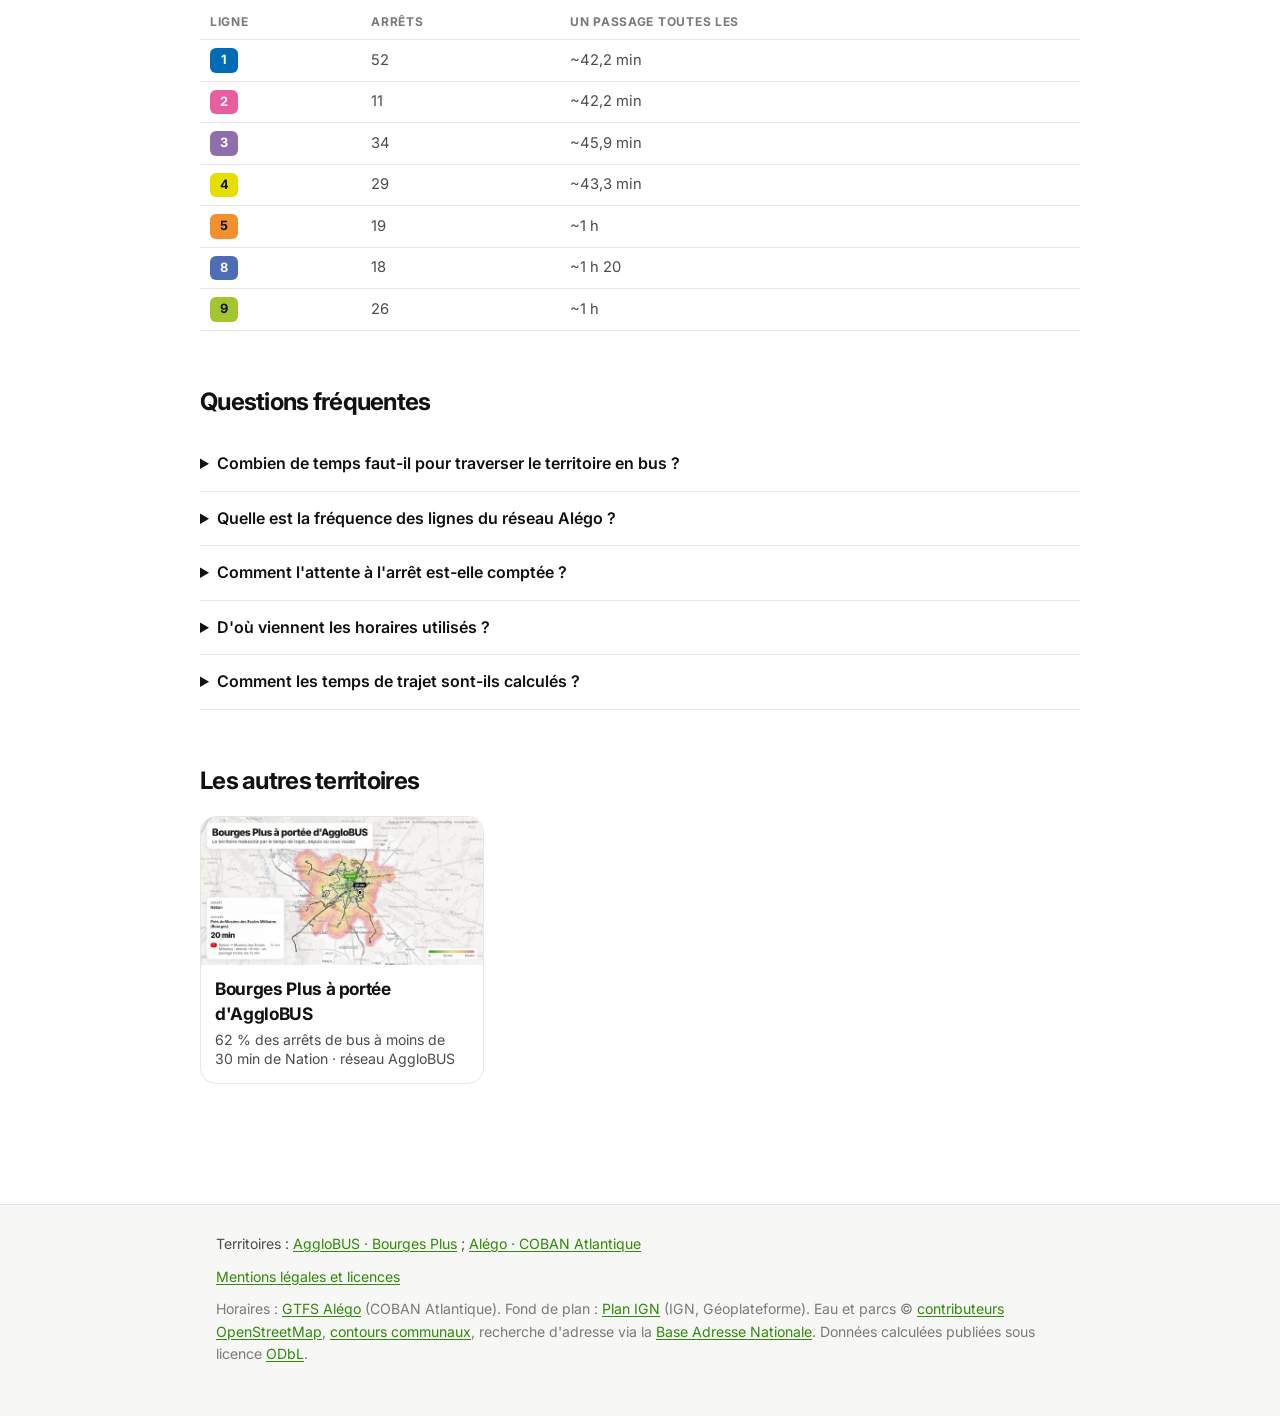
<file: portee-bus/coban/index.html>
<!doctype html>
<html lang="fr">
  <head>
    <meta charset="utf-8" />
    <meta name="viewport" content="width=device-width, initial-scale=1" />
    <title>COBAN Atlantique à portée d&#x27;Alégo · Temps de trajet en bus Alégo</title>
    <meta name="description" content="Carte des temps de trajet en bus à COBAN Atlantique : choisissez un départ, tout le territoire se colore selon le temps qu&#x27;il faut pour y aller (réseau Alégo)." />
    <script>
      // Anciens liens github.io : on renvoie vers le domaine du site en gardant départ et arrivée.
      if (location.hostname.endsWith("github.io")) location.replace("https://castaing.dev/portee-bus/coban/" + location.search);
    </script>
    <link rel="canonical" href="https://castaing.dev/portee-bus/coban/" />
    <meta name="theme-color" content="#3aa70b" />
    <link rel="icon" href="../favicon.svg" type="image/svg+xml" />
    <link rel="icon" href="../favicon-32.png" type="image/png" sizes="32x32" />
    <link rel="apple-touch-icon" href="../apple-touch-icon.png" />
    <meta property="og:type" content="website" />
    <meta property="og:locale" content="fr_FR" />
    <meta property="og:site_name" content="À portée de bus" />
    <meta property="og:title" content="COBAN Atlantique à portée d&#x27;Alégo" />
    <meta property="og:description" content="Carte des temps de trajet en bus à COBAN Atlantique : choisissez un départ, tout le territoire se colore selon le temps qu&#x27;il faut pour y aller (réseau Alégo)." />
    <meta property="og:url" content="https://castaing.dev/portee-bus/coban/" />
    <meta property="og:image" content="https://castaing.dev/portee-bus/og/coban.jpg?v=63112ef7" />
    <meta property="og:image:width" content="1200" />
    <meta property="og:image:height" content="630" />
    <meta property="og:image:alt" content="Carte de COBAN Atlantique colorée selon le temps de trajet en bus depuis Biganos Gare, avec les isochrones 15 et 30 minutes." />
    <meta property="article:published_time" content="2026-10-07T08:00:00+02:00" />
    <meta name="twitter:card" content="summary_large_image" />
    <meta name="twitter:title" content="COBAN Atlantique à portée d&#x27;Alégo" />
    <meta name="twitter:description" content="Carte des temps de trajet en bus à COBAN Atlantique : choisissez un départ, tout le territoire se colore selon le temps qu&#x27;il faut pour y aller (réseau Alégo)." />
    <meta name="twitter:image" content="https://castaing.dev/portee-bus/og/coban.jpg?v=63112ef7" />
    <script type="application/ld+json">
    {
      "@context": "https://schema.org",
      "@graph": [
        {
          "@type": "WebApplication",
          "name": "COBAN Atlantique à portée d'Alégo",
          "url": "https://castaing.dev/portee-bus/coban/",
          "description": "Carte des temps de trajet en bus à COBAN Atlantique : choisissez un départ, tout le territoire se colore selon le temps qu'il faut pour y aller (réseau Alégo).",
          "inLanguage": "fr",
          "applicationCategory": "TravelApplication",
          "operatingSystem": "Web",
          "isAccessibleForFree": true,
          "image": "https://castaing.dev/portee-bus/og/coban.jpg",
          "spatialCoverage": {
            "@type": "Place",
            "name": "COBAN Atlantique"
          },
          "datePublished": "2026-10-07",
          "dateModified": "2026-10-07"
        },
        {
          "@type": "BreadcrumbList",
          "itemListElement": [
            {
              "@type": "ListItem",
              "position": 1,
              "name": "À portée de bus",
              "item": "https://castaing.dev/portee-bus/"
            },
            {
              "@type": "ListItem",
              "position": 2,
              "name": "COBAN Atlantique",
              "item": "https://castaing.dev/portee-bus/coban/"
            }
          ]
        },
        {
          "@type": "FAQPage",
          "mainEntity": [
            {
              "@type": "Question",
              "name": "Combien de temps faut-il pour traverser le territoire en bus ?",
              "acceptedAnswer": {
                "@type": "Answer",
                "text": "Depuis Biganos Gare, 8 % des arrêts de bus sont à moins de 15 minutes et 23 % à moins de 30 minutes, marche et attente comprises. Le plus éloigné, Av. Sud, est à environ 126 minutes."
              }
            },
            {
              "@type": "Question",
              "name": "Quelle est la fréquence des lignes du réseau Alégo ?",
              "acceptedAnswer": {
                "@type": "Answer",
                "text": "Intervalle moyen entre deux passages en journée de semaine : ligne 1, 42,2 min ; ligne 2, 42,2 min ; ligne 3, 45,9 min ; ligne 4, 43,3 min ; ligne 5, 1 h ; ligne 8, 1 h 20 ; ligne 9, 1 h. La ligne la plus fréquente est la 1, avec un passage toutes les 42,2 min environ."
              }
            },
            {
              "@type": "Question",
              "name": "Comment l'attente à l'arrêt est-elle comptée ?",
              "acceptedAnswer": {
                "@type": "Answer",
                "text": "Aucune ligne du réseau ne passe plus d'une fois toutes les 20 minutes : on regarde donc l'horaire et on arrive au bon moment. L'attente comptée est partout de 10 minutes, la marge d'un voyageur qui a prévu son trajet. La fréquence reste affichée dans l'itinéraire et dans le tableau des lignes, car un trajet court sur une ligne qui passe toutes les 1 h 20 (ligne 8) n'est possible qu'à certaines heures."
              }
            },
            {
              "@type": "Question",
              "name": "D'où viennent les horaires utilisés ?",
              "acceptedAnswer": {
                "@type": "Answer",
                "text": "Des horaires théoriques publiés par le réseau Alégo (format GTFS, ODbL), téléchargés le 7 octobre 2026 et valables jusqu'au 31 décembre 2026. Les temps correspondent au jeudi 8 octobre 2026, entre 7 h et 20 h. Les circuits scolaires et les lignes de nuit ne sont pas pris en compte."
              }
            },
            {
              "@type": "Question",
              "name": "Comment les temps de trajet sont-ils calculés ?",
              "acceptedAnswer": {
                "@type": "Answer",
                "text": "Pour chaque trajet : marche jusqu'à l'arrêt à 4,5 km/h, attente (voir plus haut), durée prévue entre les arrêts, correspondances avec 1,5 minute de marche. Pas de temps réel ni de perturbations : c'est le réseau « sur le papier »."
              }
            }
          ]
        }
      ]
    }
    </script>
    <link rel="preconnect" href="https://fonts.bunny.net" />
    <link rel="stylesheet" href="https://fonts.bunny.net/css?family=inter:400,500,600,700,800" />
    <link rel="stylesheet" href="../styles.css?v=9e078b8e" />
  </head>
  <body>
    <script id="city-config" type="application/json">{"slug": "coban", "name": "COBAN Atlantique", "dataVersion": "bd7b66c0", "defaultFrom": {"lat": 44.637791, "lon": -0.965796, "label": "Biganos Gare"}, "railNoun": "bus", "railStations": "arrêts de bus", "busNoun": "bus", "geocoder": "ban", "searchBbox": [44.42, -1.29, 44.86, -0.65], "area": "de l'agglomération", "defaultMax": 90}</script>
    <header class="topbar">
      <nav class="topbar-inner" aria-label="Navigation principale">
        <a class="brand" href="../"><img src="../favicon.svg" width="22" height="22" alt="" /> À portée de bus</a>
      </nav>
    </header>

    <main class="page">
      <nav class="breadcrumb" aria-label="Fil d'Ariane">
        <a href="../">À portée de bus</a> <span aria-hidden="true">›</span> <span aria-current="page">COBAN Atlantique</span>
      </nav>

      <section class="hero">
        <h1><button id="cityTrigger" type="button" class="city-trigger" aria-haspopup="dialog" aria-expanded="false" title="Changer de territoire">COBAN Atlantique<svg viewBox="0 0 16 16" aria-hidden="true"><path d="M3 6l5 5 5-5"/></svg></button> à portée&nbsp;d&#x27;Alégo</h1>
        <div id="cityPanel" class="city-panel" role="dialog" aria-label="Choisir un territoire" hidden>
          <div class="city-panel-head">
            <input id="citySearch" type="search" placeholder="Rechercher un territoire…" aria-label="Rechercher un territoire" autocomplete="off" />
            <button id="cityClose" type="button" class="icon-button" aria-label="Fermer">×</button>
          </div>
          <nav class="city-panel-list" aria-label="Territoires">
            <a class="city-item" href="../bourges-plus/" data-name="bourges plus agglobus"><img src="../og/thumb-bourges-plus.jpg" width="120" height="63" alt="" loading="lazy" /><span><strong>Bourges Plus</strong><small>Bus · AggloBUS</small></span></a>
            <a class="city-item current" href="../coban/" aria-current="page" data-name="coban atlantique alégo"><img src="../og/thumb-coban.jpg" width="120" height="63" alt="" loading="lazy" /><span><strong>COBAN Atlantique</strong><small>Bus · Alégo</small></span></a>
          </nav>
        </div>
        <p class="lede">
          Le territoire redessiné par le temps qu'il faut pour y aller en bus. Choisissez un départ&nbsp;: la carte se
          colore selon le temps de trajet vers chaque point de l&#x27;agglomération.
        </p>
        <form id="searchForm" class="search" role="search" autocomplete="off">
          <label class="visually-hidden" for="searchInput">Adresse de départ</label>
          <input id="searchInput" type="search" placeholder="Partir d'une adresse… (ex. Gare de Biganos)" />
          <button type="submit" class="button primary">Partir d'ici</button>
          <ul id="searchResults" class="search-results" hidden></ul>
        </form>
        <ol class="steps" aria-label="Mode d'emploi">
          <li><strong>1. Départ</strong> Cherchez une adresse ou glissez le point vert.</li>
          <li><strong>2. Arrivée</strong> Cliquez n'importe où : durée et itinéraire détaillé.</li>
          <li><strong>3. Lecture</strong> Vert = proche, rouge = loin. Lignes noires : 15 et 30 min.</li>
        </ol>
      </section>

      <section class="map-card" aria-label="Carte des temps de trajet">
        <noscript>
          <p class="noscript">
            Cette carte interactive a besoin de JavaScript pour calculer les temps de trajet. Activez-le pour l'utiliser.
          </p>
        </noscript>
        <div id="mapStage" class="map-stage">
          <canvas id="mapCanvas"></canvas>

          <aside id="tripPanel" class="trip-panel" aria-live="polite">
            <p class="trip-eyebrow">Départ</p>
            <p id="tripFrom" class="trip-from">Chargement du réseau…</p>
            <div id="tripResult" class="trip-result" hidden>
              <div class="trip-row">
                <p class="trip-eyebrow">Arrivée</p>
                <button id="removeTo" type="button" class="link-button">Retirer</button>
              </div>
              <p id="tripTo" class="trip-to"></p>
              <p id="tripDuration" class="trip-duration"></p>
              <ol id="tripSteps" class="trip-steps"></ol>
              <div id="heatFrom" class="segmented" role="group" aria-label="Point d'où part la carte">
                <span>Carte depuis</span>
                <button type="button" data-source="from" aria-pressed="true">le départ</button>
                <button type="button" data-source="to" aria-pressed="false">l'arrivée</button>
              </div>
            </div>
            <p id="tripHint" class="trip-hint">Cliquez sur la carte pour poser une arrivée.</p>
          </aside>

          <div class="map-buttons">
            <button id="zoomIn" type="button" class="icon-button" aria-label="Zoomer">+</button>
            <button id="zoomOut" type="button" class="icon-button" aria-label="Dézoomer">−</button>
            <button id="recenter" type="button" class="icon-button" aria-label="Recentrer la carte">⌖</button>
            <button id="fullscreen" type="button" class="icon-button" aria-label="Plein écran">⤢</button>
          </div>

          <div class="legend" aria-hidden="true">
            <div id="legendBar" class="legend-bar"></div>
            <div class="legend-labels"><span>0</span><span id="legendMid"></span><span id="legendMax"></span></div>
          </div>
        </div>

        <div class="controls">
          <div class="control-group">
            <span class="control-label">Réseau</span>
            <label class="pill-toggle"><input type="checkbox" checked disabled /> Bus</label>
            <label class="pill-toggle" style="display: none"><input id="busToggle" type="checkbox" /> Bus</label>
          </div>
          <div id="isoToggles" class="control-group">
            <span class="control-label">Isochrones</span>
            <label class="pill-toggle"><input type="checkbox" value="15" checked /> 15 min</label>
            <label class="pill-toggle"><input type="checkbox" value="30" checked /> 30 min</label>
            <label class="pill-toggle"><input type="checkbox" value="45" /> 45 min</label>
            <label class="pill-toggle"><input type="checkbox" value="60" /> 60 min</label>
          </div>
          <div class="control-group">
            <label class="control-label" for="maxRange">Échelle</label>
            <input id="maxRange" type="range" min="20" max="90" step="5" value="90" />
            <output id="maxValue" for="maxRange">90 min</output>
          </div>
          <div class="control-group actions">
            <button id="locate" type="button" class="button">Ma position</button>
            <button id="swap" type="button" class="button">Inverser</button>
            <button id="share" type="button" class="button primary">Partager</button>
          </div>
        </div>
        <p id="reach" class="reach"></p>
      </section>

      <section class="section" aria-labelledby="stats-title">
        <h2 id="stats-title">COBAN Atlantique en chiffres</h2>
        <div class="stat-grid">
          <div class="stat"><strong>23 %</strong><span>des arrêts de bus à moins de 30 min de Biganos Gare</span></div>
          <div class="stat"><strong>164</strong><span>arrêts de bus</span></div>
          <div class="stat"><strong>42,2 min</strong><span>entre deux passages sur la ligne 1, la plus fréquente</span></div>
          <div class="stat"><strong>126 min</strong><span>depuis Biganos Gare pour rejoindre Av. Sud, l&#x27;arrêt le plus éloigné</span></div>
        </div>
        <table class="lines-table">
          <caption>Lignes de bus du réseau Alégo, en journée de semaine</caption>
          <thead><tr><th scope="col">Ligne</th><th scope="col">Arrêts</th><th scope="col">Un passage toutes les</th></tr></thead>
          <tbody>
            <tr><td><span class="line-badge" style="background:#006cb6;color:#fff">1</span> </td><td>52</td><td>~42,2 min</td></tr>
            <tr><td><span class="line-badge" style="background:#e75d9d;color:#fff">2</span> </td><td>11</td><td>~42,2 min</td></tr>
            <tr><td><span class="line-badge" style="background:#8f6eae;color:#fff">3</span> </td><td>34</td><td>~45,9 min</td></tr>
            <tr><td><span class="line-badge" style="background:#e4df00;color:#111">4</span> </td><td>29</td><td>~43,3 min</td></tr>
            <tr><td><span class="line-badge" style="background:#f38f2d;color:#111">5</span> </td><td>19</td><td>~1 h</td></tr>
            <tr><td><span class="line-badge" style="background:#4d6eb4;color:#fff">8</span> </td><td>18</td><td>~1 h 20</td></tr>
            <tr><td><span class="line-badge" style="background:#a2c632;color:#111">9</span> </td><td>26</td><td>~1 h</td></tr>
          </tbody>
        </table>
      </section>

      <section class="section" aria-labelledby="faq-title">
        <h2 id="faq-title">Questions fréquentes</h2>
        <details class="faq"><summary>Combien de temps faut-il pour traverser le territoire en bus ?</summary><p>Depuis Biganos Gare, 8 % des arrêts de bus sont à moins de 15 minutes et 23 % à moins de 30 minutes, marche et attente comprises. Le plus éloigné, Av. Sud, est à environ 126 minutes.</p></details>
        <details class="faq"><summary>Quelle est la fréquence des lignes du réseau Alégo ?</summary><p>Intervalle moyen entre deux passages en journée de semaine : ligne 1, 42,2 min ; ligne 2, 42,2 min ; ligne 3, 45,9 min ; ligne 4, 43,3 min ; ligne 5, 1 h ; ligne 8, 1 h 20 ; ligne 9, 1 h. La ligne la plus fréquente est la 1, avec un passage toutes les 42,2 min environ.</p></details>
        <details class="faq"><summary>Comment l&#x27;attente à l&#x27;arrêt est-elle comptée ?</summary><p>Aucune ligne du réseau ne passe plus d&#x27;une fois toutes les 20 minutes : on regarde donc l&#x27;horaire et on arrive au bon moment. L&#x27;attente comptée est partout de 10 minutes, la marge d&#x27;un voyageur qui a prévu son trajet. La fréquence reste affichée dans l&#x27;itinéraire et dans le tableau des lignes, car un trajet court sur une ligne qui passe toutes les 1 h 20 (ligne 8) n&#x27;est possible qu&#x27;à certaines heures.</p></details>
        <details class="faq"><summary>D&#x27;où viennent les horaires utilisés ?</summary><p>Des horaires théoriques publiés par le réseau Alégo (format GTFS, ODbL), téléchargés le 7 octobre 2026 et valables jusqu&#x27;au 31 décembre 2026. Les temps correspondent au jeudi 8 octobre 2026, entre 7 h et 20 h. Les circuits scolaires et les lignes de nuit ne sont pas pris en compte.</p></details>
        <details class="faq"><summary>Comment les temps de trajet sont-ils calculés ?</summary><p>Pour chaque trajet : marche jusqu&#x27;à l&#x27;arrêt à 4,5 km/h, attente (voir plus haut), durée prévue entre les arrêts, correspondances avec 1,5 minute de marche. Pas de temps réel ni de perturbations : c&#x27;est le réseau « sur le papier ».</p></details>
      </section>

      <section class="section" aria-labelledby="cities-title">
        <h2 id="cities-title">Les autres territoires</h2>
        <div class="city-grid">
          <a class="city-card" href="../bourges-plus/">
            <img src="../og/thumb-bourges-plus.jpg" width="600" height="315" alt="" loading="lazy" />
            <span class="city-card-body">
              <h3>Bourges Plus à portée d&#x27;AggloBUS</h3>
              <span>62&nbsp;% des arrêts de bus à moins de 30&nbsp;min de Nation · réseau AggloBUS</span>
            </span>
          </a>
        </div>
      </section>
    </main>

    <footer class="site-footer">
      <div class="footer-inner">
        <p class="footer-links">Territoires&nbsp;: <a href="../bourges-plus/">AggloBUS · Bourges Plus</a> ; <a href="../coban/">Alégo · COBAN Atlantique</a></p>
        <p class="footer-links">
          <a href="../mentions-legales/">Mentions légales et licences</a>
        </p>
        <p class="footer-credits">
          Horaires&nbsp;: <a href="https://www.data.gouv.fr/datasets/offre-de-transport-coban">GTFS Alégo</a> (COBAN Atlantique). Fond de plan&nbsp;: <a href="https://geoservices.ign.fr/">Plan IGN</a> (IGN, Géoplateforme).
          Eau et parcs © <a href="https://www.openstreetmap.org/copyright">contributeurs OpenStreetMap</a>,
          <a href="https://geo.api.gouv.fr/">contours communaux</a>, recherche d'adresse via la
          <a href="https://adresse.data.gouv.fr/">Base Adresse Nationale</a>.
          Données calculées publiées sous licence <a href="https://opendatacommons.org/licenses/odbl/1-0/">ODbL</a>.
        </p>
      </div>
    </footer>

    <div id="toast" class="toast" role="status" hidden></div>
    <script type="module" src="../app.js?v=93e2ad0e"></script>
  </body>
</html>
</file>
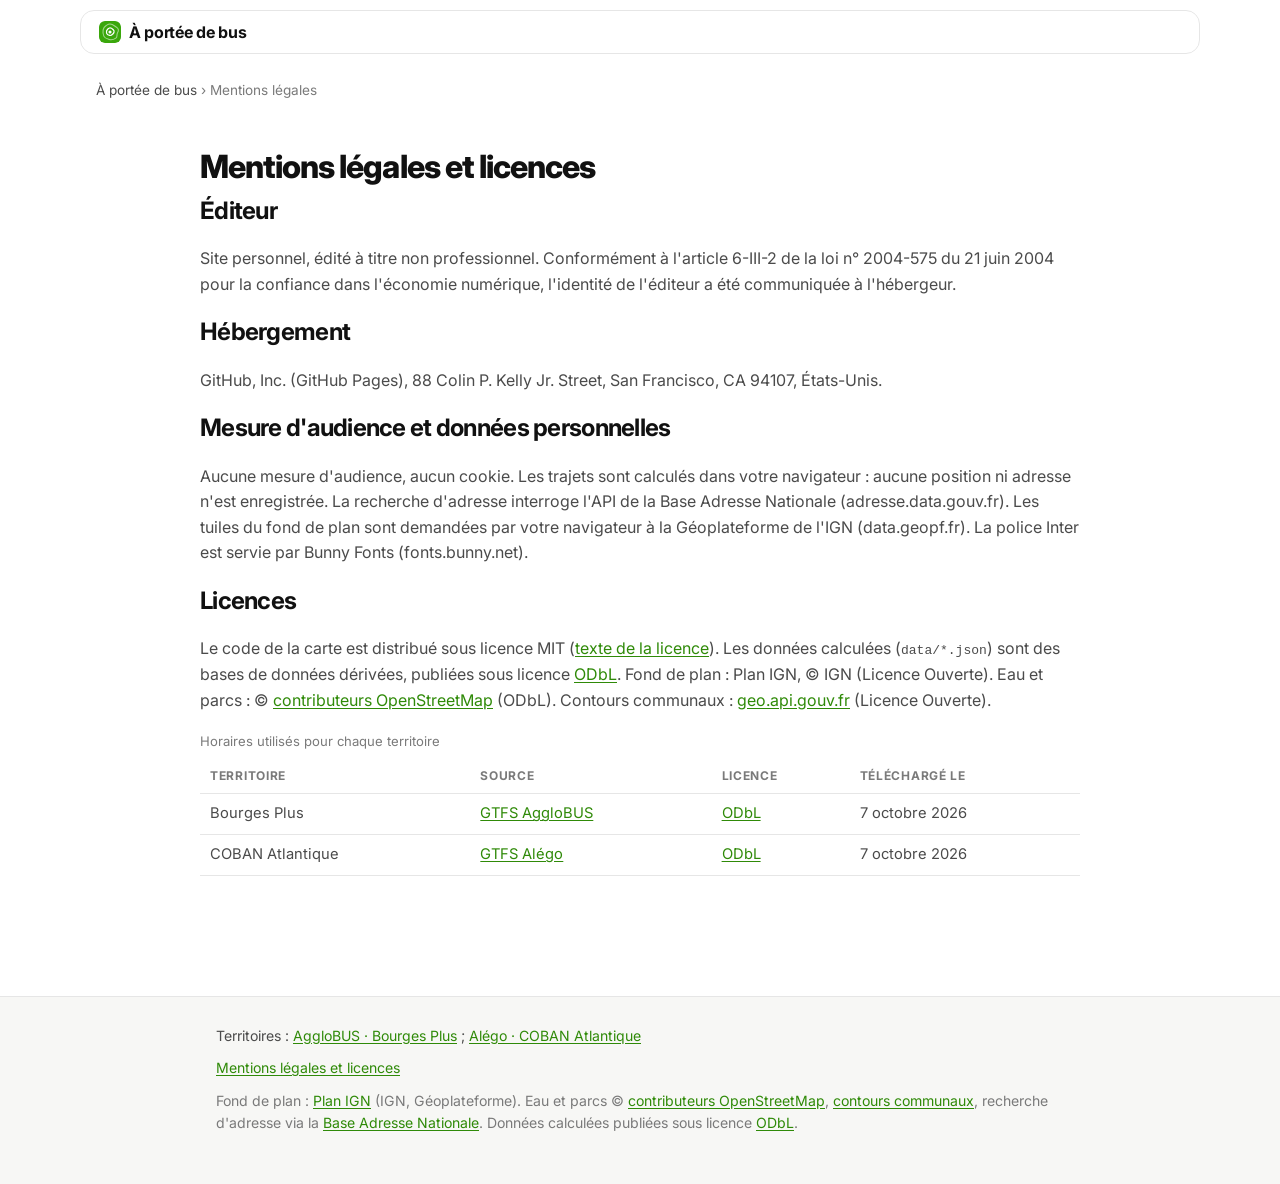
<file: portee-bus/mentions-legales/index.html>
<!doctype html>
<html lang="fr">
  <head>
    <meta charset="utf-8" />
    <meta name="viewport" content="width=device-width, initial-scale=1" />
    <title>Mentions légales et licences · À portée de bus</title>
    <meta name="description" content="Éditeur, hébergeur et licences des données utilisées par À portée de bus." />
    <script>
      // Anciens liens github.io : on renvoie vers le domaine du site en gardant départ et arrivée.
      if (location.hostname.endsWith("github.io")) location.replace("https://castaing.dev/portee-bus/mentions-legales/" + location.search);
    </script>
    <link rel="canonical" href="https://castaing.dev/portee-bus/mentions-legales/" />
    <meta name="theme-color" content="#3aa70b" />
    <link rel="icon" href="../favicon.svg" type="image/svg+xml" />
    <link rel="icon" href="../favicon-32.png" type="image/png" sizes="32x32" />
    <link rel="apple-touch-icon" href="../apple-touch-icon.png" />
    <meta property="og:type" content="website" />
    <meta property="og:locale" content="fr_FR" />
    <meta property="og:site_name" content="À portée de bus" />
    <meta property="og:title" content="Mentions légales et licences" />
    <meta property="og:description" content="Éditeur, hébergeur et licences des données utilisées par À portée de bus." />
    <meta property="og:url" content="https://castaing.dev/portee-bus/mentions-legales/" />
    <meta property="og:image" content="https://castaing.dev/portee-bus/og/home.jpg" />
    <meta property="og:image:width" content="1200" />
    <meta property="og:image:height" content="630" />
    <meta property="og:image:alt" content="À portée de bus" />
    <meta property="article:published_time" content="2026-10-07T08:00:00+02:00" />
    <meta name="twitter:card" content="summary_large_image" />
    <meta name="twitter:title" content="Mentions légales et licences" />
    <meta name="twitter:description" content="Éditeur, hébergeur et licences des données utilisées par À portée de bus." />
    <meta name="twitter:image" content="https://castaing.dev/portee-bus/og/home.jpg" />
    <script type="application/ld+json">
    {
      "@context": "https://schema.org",
      "@graph": []
    }
    </script>
    <link rel="preconnect" href="https://fonts.bunny.net" />
    <link rel="stylesheet" href="https://fonts.bunny.net/css?family=inter:400,500,600,700,800" />
    <link rel="stylesheet" href="../styles.css?v=9e078b8e" />
  </head>
  <body>
    <header class="topbar">
      <nav class="topbar-inner" aria-label="Navigation principale">
        <a class="brand" href="../"><img src="../favicon.svg" width="22" height="22" alt="" /> À portée de bus</a>
      </nav>
    </header>
    <main class="page">
      <nav class="breadcrumb" aria-label="Fil d'Ariane">
        <a href="../">À portée de bus</a> <span aria-hidden="true">›</span> <span aria-current="page">Mentions légales</span>
      </nav>
      <section class="section">
        <h1 class="page-title">Mentions légales et licences</h1>
        <h2>Éditeur</h2>
        <p>Site personnel, édité à titre non professionnel. Conformément à l'article 6-III-2 de la loi n°&nbsp;2004-575
        du 21&nbsp;juin 2004 pour la confiance dans l'économie numérique, l'identité de l'éditeur a été communiquée à
        l'hébergeur.</p>
        <h2>Hébergement</h2>
        <p>GitHub, Inc. (GitHub Pages), 88 Colin P. Kelly Jr. Street, San Francisco, CA 94107, États-Unis.</p>
        <h2>Mesure d'audience et données personnelles</h2>
        <p>Aucune mesure d'audience, aucun cookie. Les trajets sont calculés dans votre navigateur&nbsp;: aucune position
        ni adresse n'est enregistrée. La recherche d'adresse interroge l'API de la Base Adresse Nationale
        (adresse.data.gouv.fr). Les tuiles du fond de plan sont demandées par votre navigateur à la Géoplateforme de l'IGN
        (data.geopf.fr). La police Inter est servie par Bunny Fonts (fonts.bunny.net).</p>
        <h2>Licences</h2>
        <p>Le code de la carte est distribué sous licence MIT (<a href="../LICENSE.txt">texte de la licence</a>). Les données calculées
        (<code>data/*.json</code>) sont des bases de données dérivées, publiées sous licence <a href="https://opendatacommons.org/licenses/odbl/1-0/">ODbL</a>.
        Fond de plan&nbsp;: Plan IGN, © IGN (Licence Ouverte). Eau et parcs&nbsp;: © <a href="https://www.openstreetmap.org/copyright">contributeurs
        OpenStreetMap</a> (ODbL). Contours communaux&nbsp;: <a href="https://geo.api.gouv.fr/">geo.api.gouv.fr</a> (Licence Ouverte).</p>
        <table class="lines-table">
          <caption>Horaires utilisés pour chaque territoire</caption>
          <thead><tr><th scope="col">Territoire</th><th scope="col">Source</th><th scope="col">Licence</th><th scope="col">Téléchargé le</th></tr></thead>
          <tbody>
          <tr><td>Bourges Plus</td><td><a href="https://transport.data.gouv.fr/datasets/agglobus-offre-theorique-mobilite-reseau-urbain-de-bourges">GTFS AggloBUS</a></td><td><a href="https://opendatacommons.org/licenses/odbl/1-0/">ODbL</a></td><td>7 octobre 2026</td></tr>
          <tr><td>COBAN Atlantique</td><td><a href="https://www.data.gouv.fr/datasets/offre-de-transport-coban">GTFS Alégo</a></td><td><a href="https://opendatacommons.org/licenses/odbl/1-0/">ODbL</a></td><td>7 octobre 2026</td></tr>
          </tbody>
        </table>
      </section>
    </main>
    <footer class="site-footer">
      <div class="footer-inner">
        <p class="footer-links">Territoires&nbsp;: <a href="../bourges-plus/">AggloBUS · Bourges Plus</a> ; <a href="../coban/">Alégo · COBAN Atlantique</a></p>
        <p class="footer-links">
          <a href="../mentions-legales/">Mentions légales et licences</a>
        </p>
        <p class="footer-credits">
           Fond de plan&nbsp;: <a href="https://geoservices.ign.fr/">Plan IGN</a> (IGN, Géoplateforme).
          Eau et parcs © <a href="https://www.openstreetmap.org/copyright">contributeurs OpenStreetMap</a>,
          <a href="https://geo.api.gouv.fr/">contours communaux</a>, recherche d'adresse via la
          <a href="https://adresse.data.gouv.fr/">Base Adresse Nationale</a>.
          Données calculées publiées sous licence <a href="https://opendatacommons.org/licenses/odbl/1-0/">ODbL</a>.
        </p>
      </div>
    </footer>
  </body>
</html>
</file>
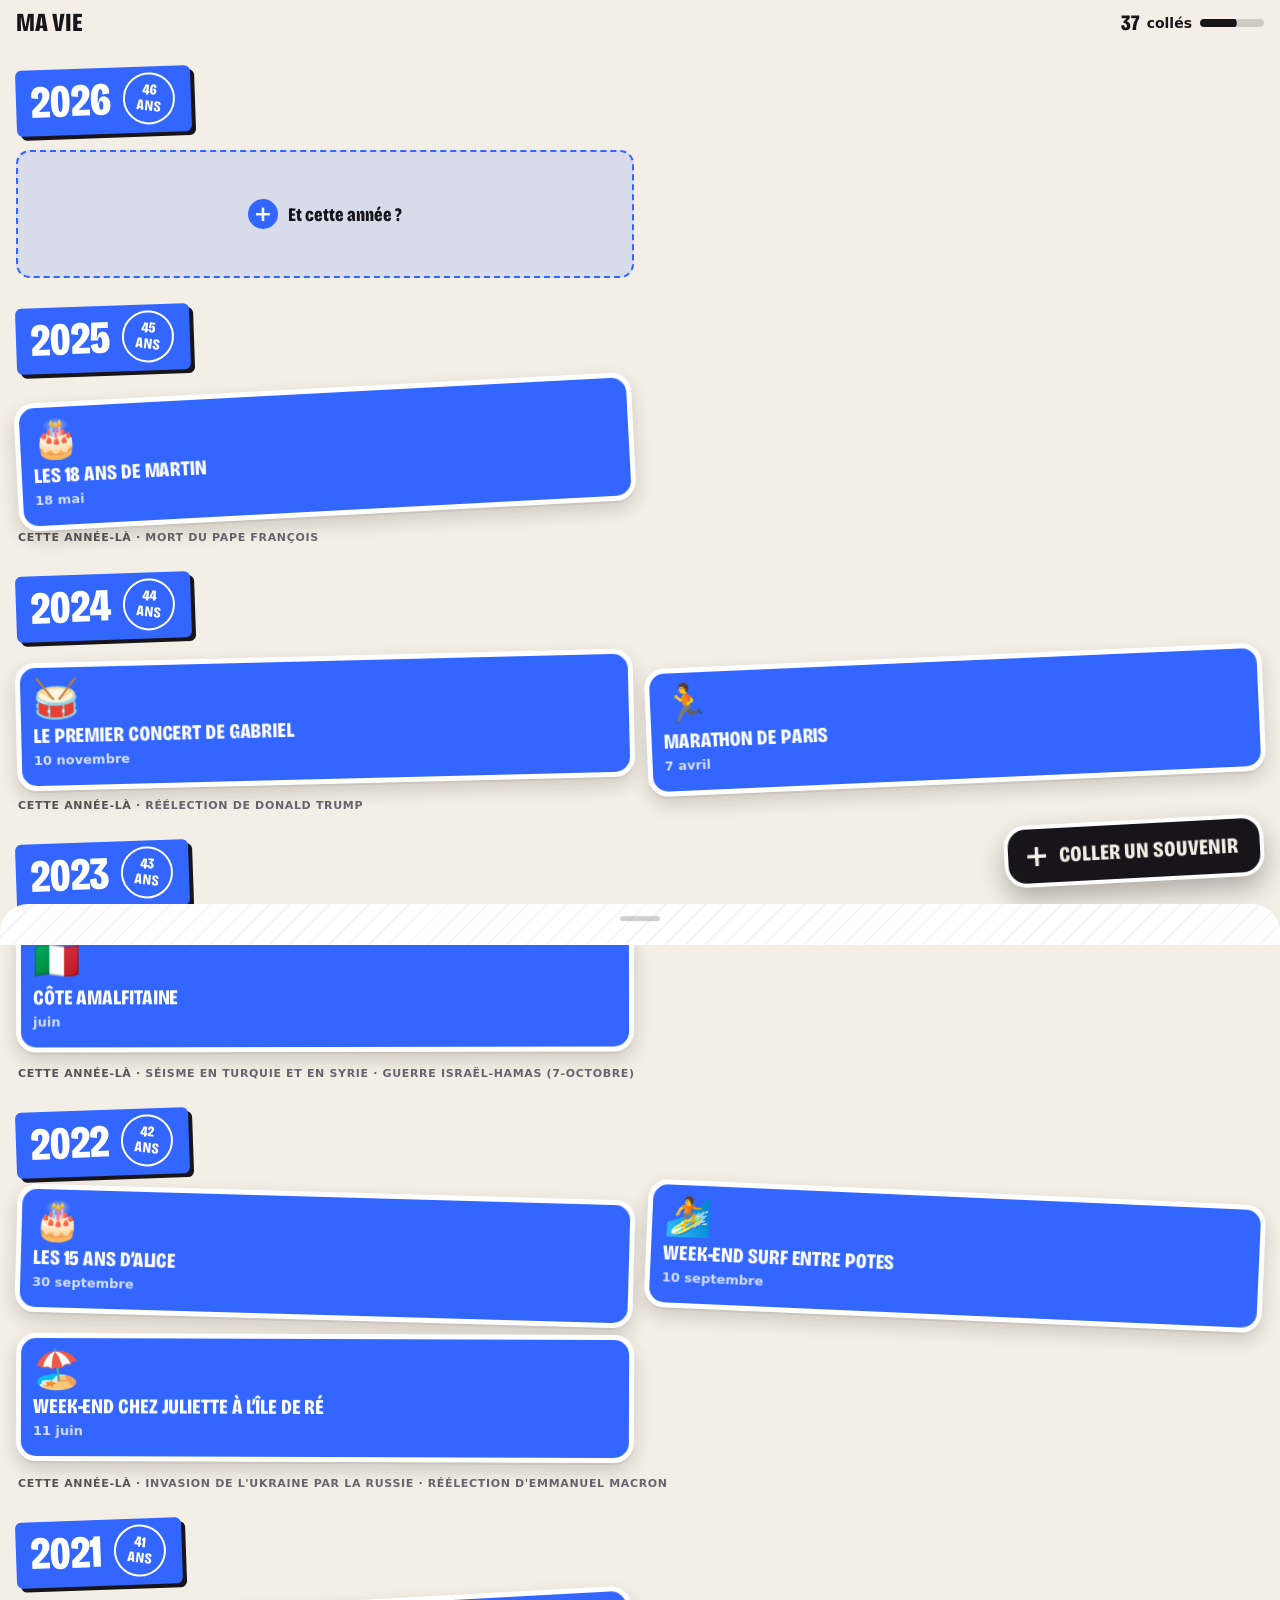
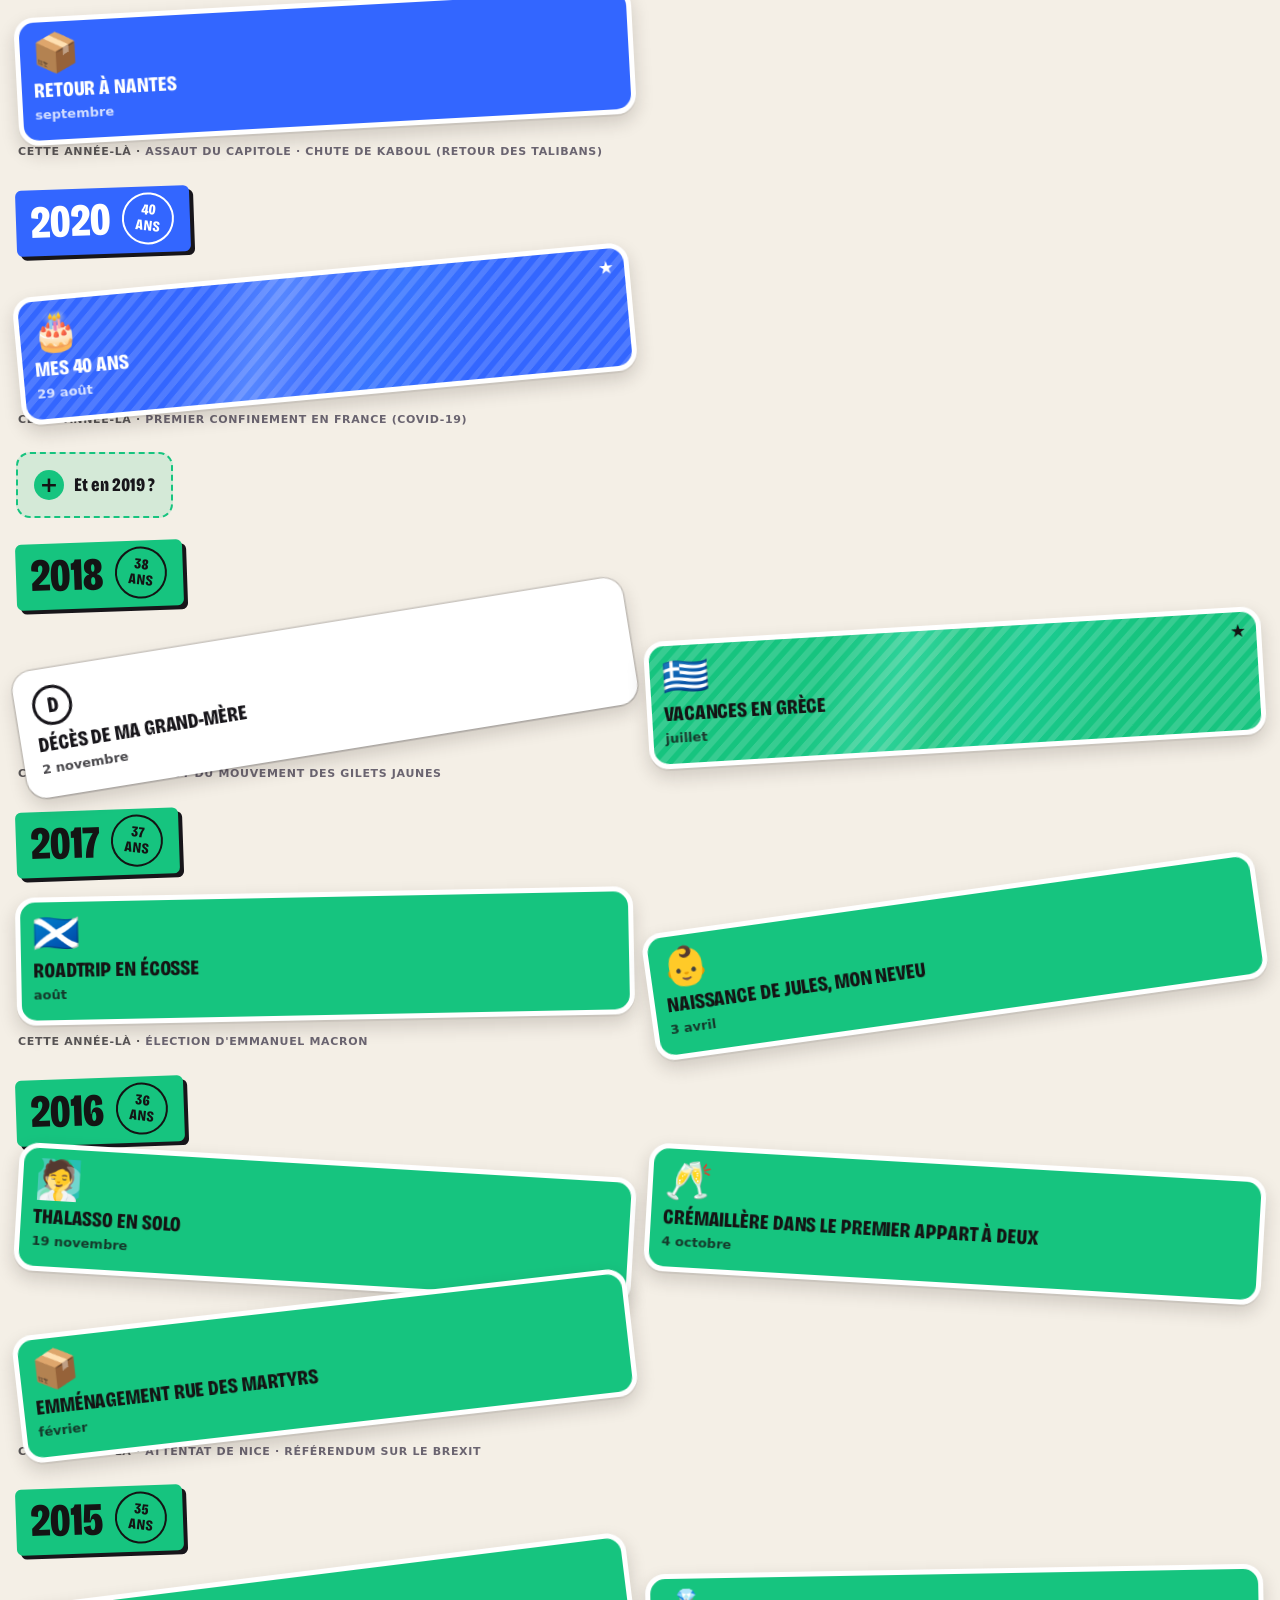
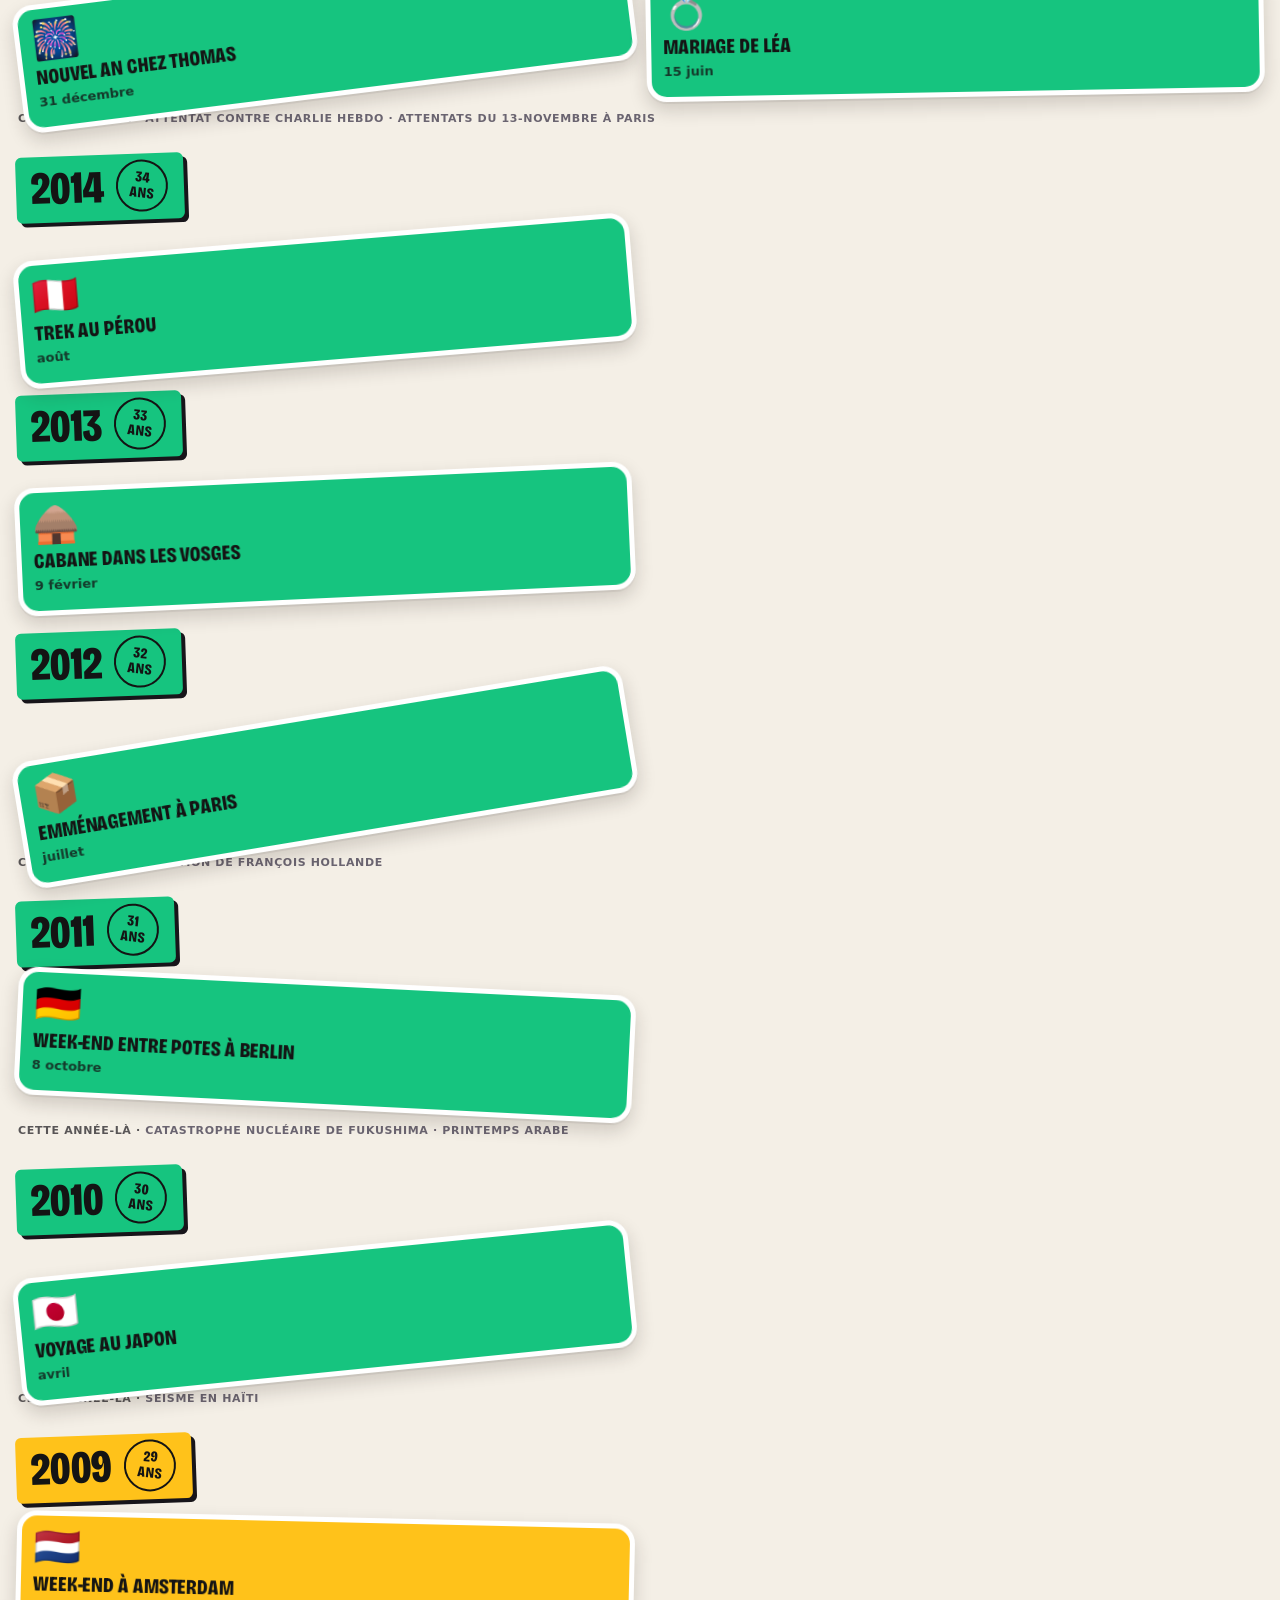
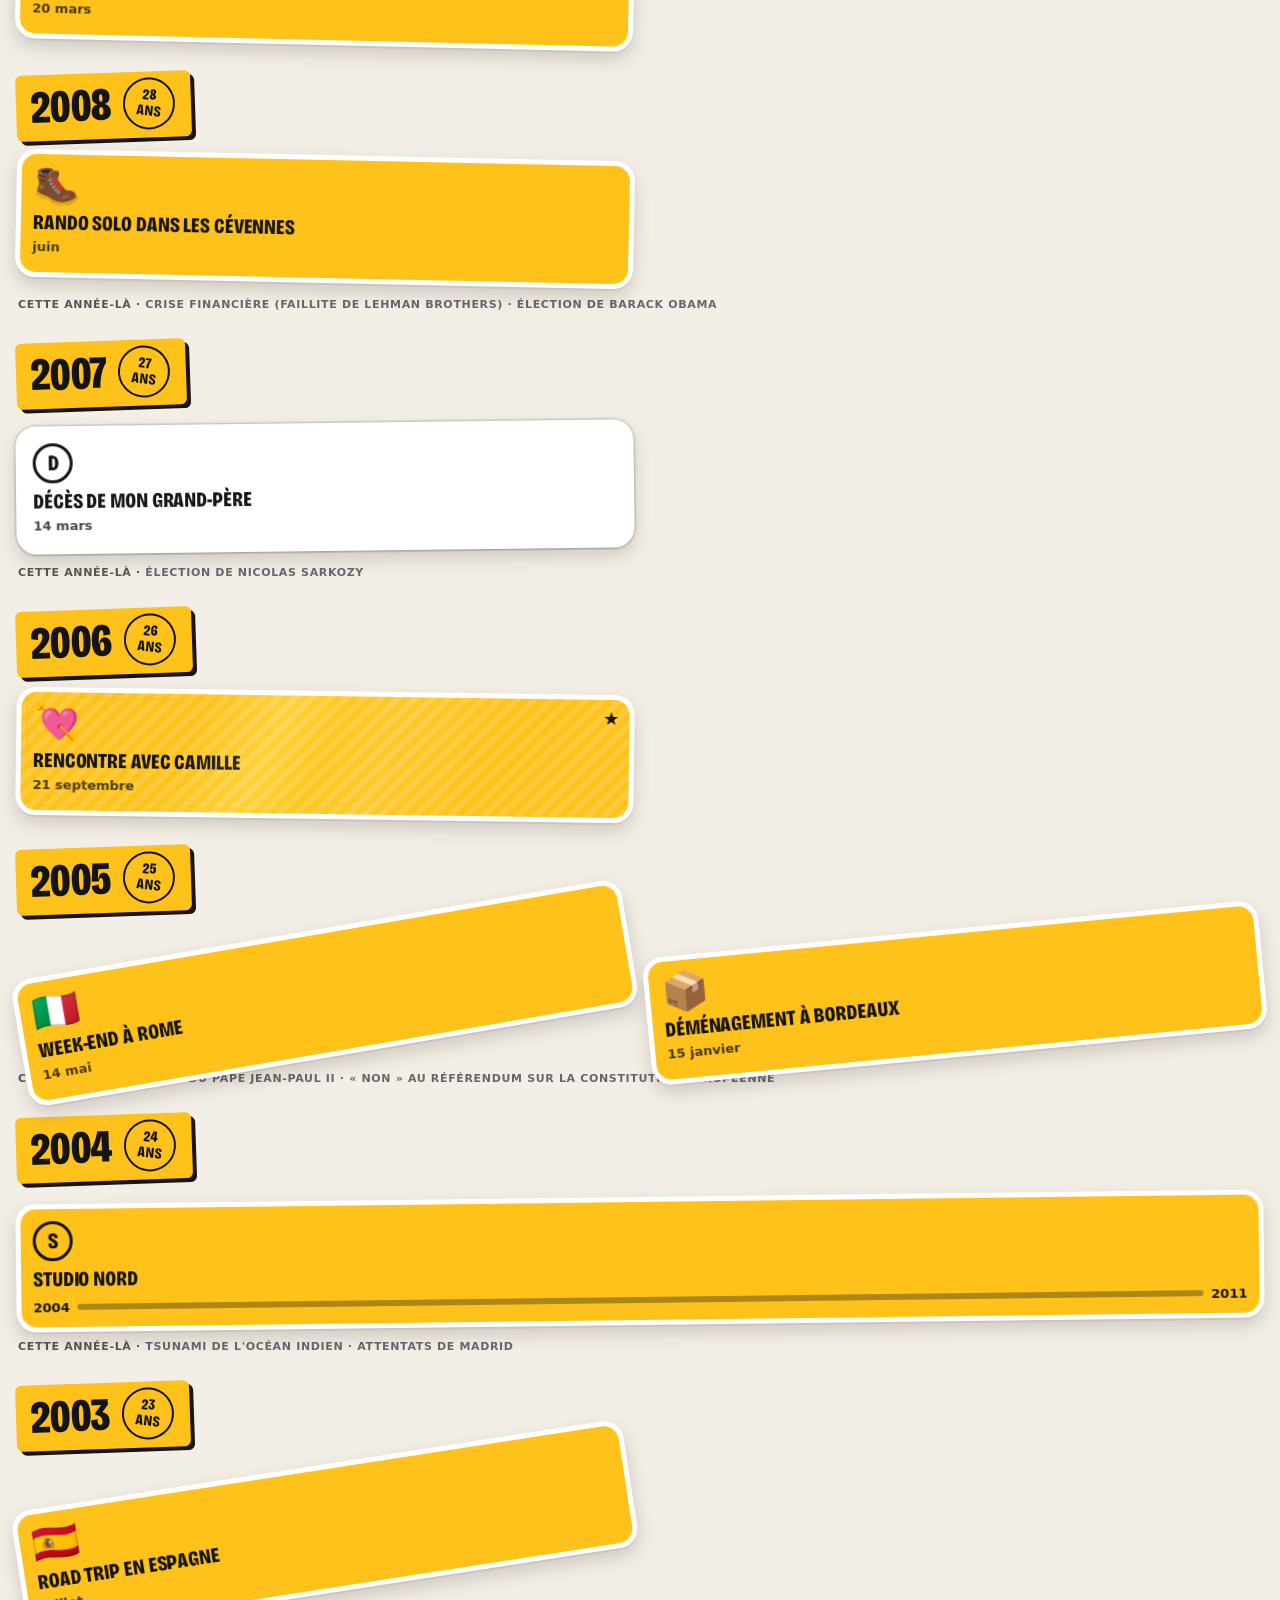
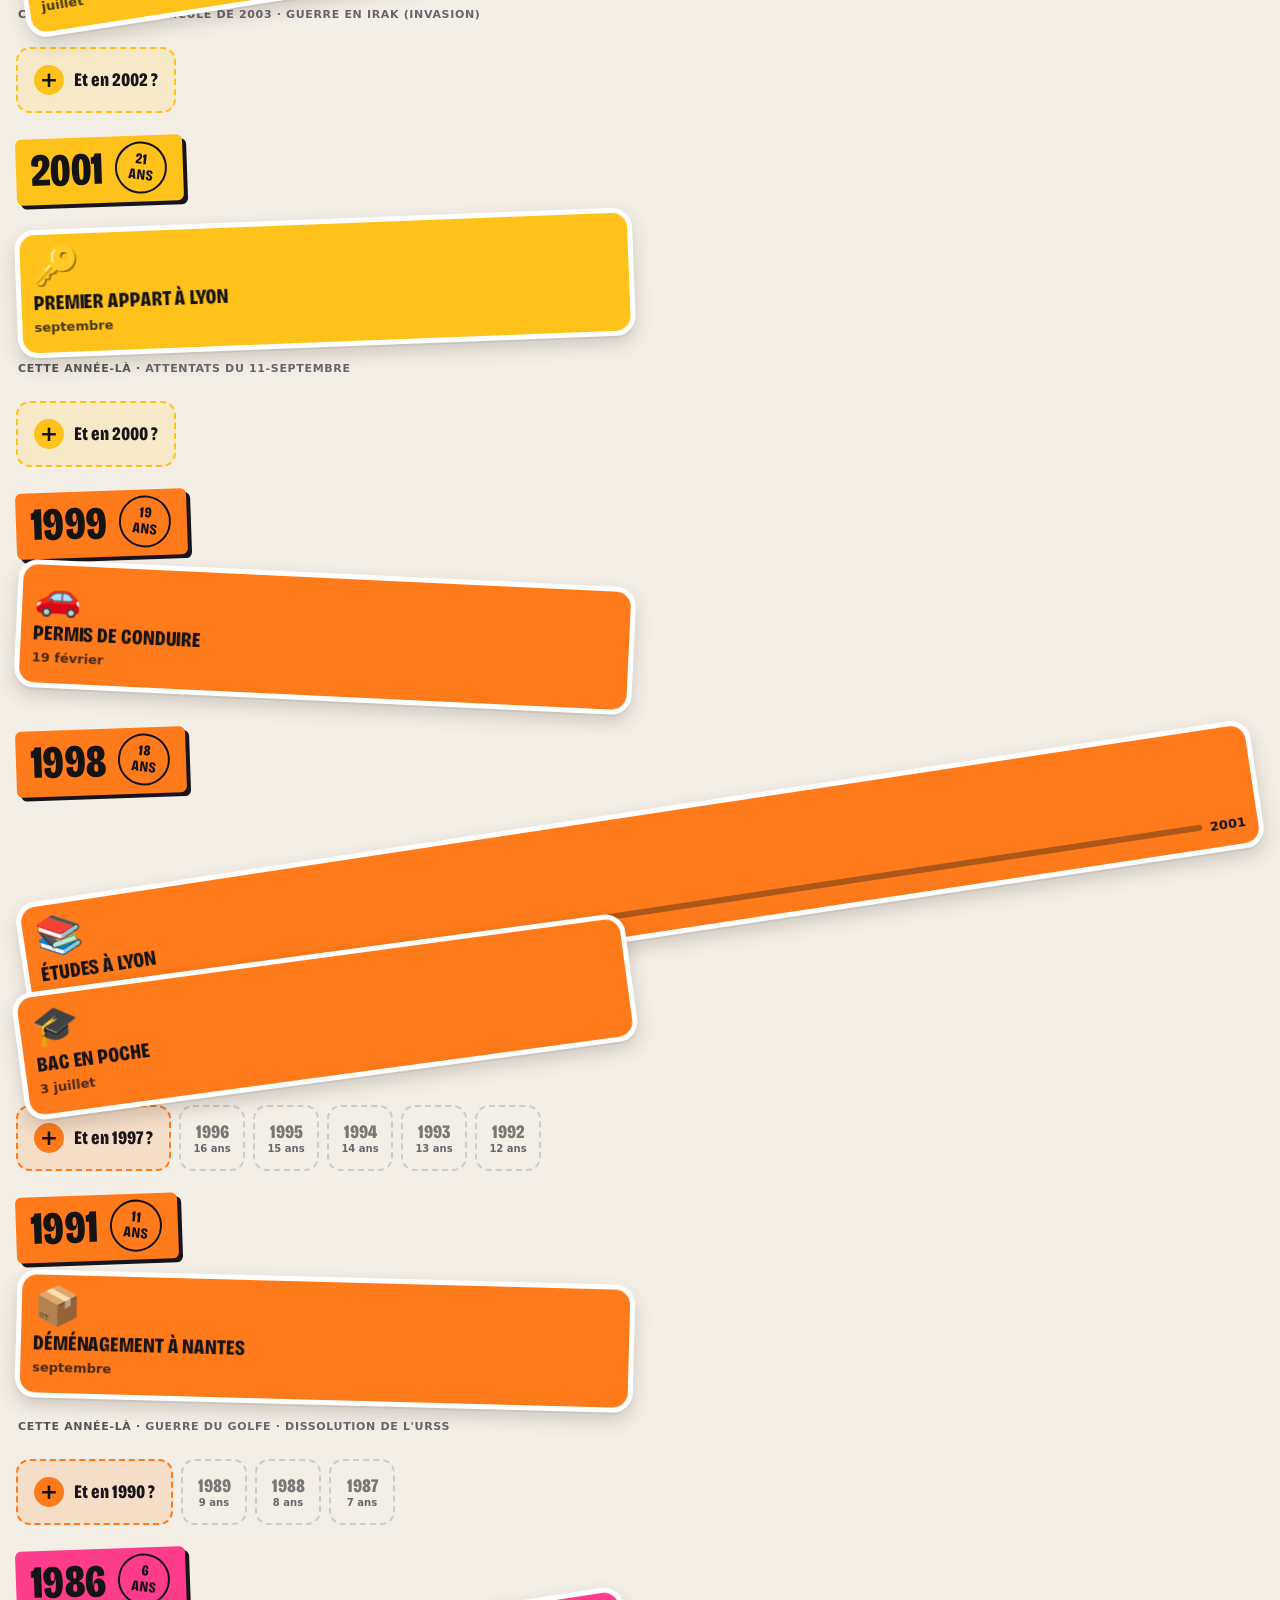
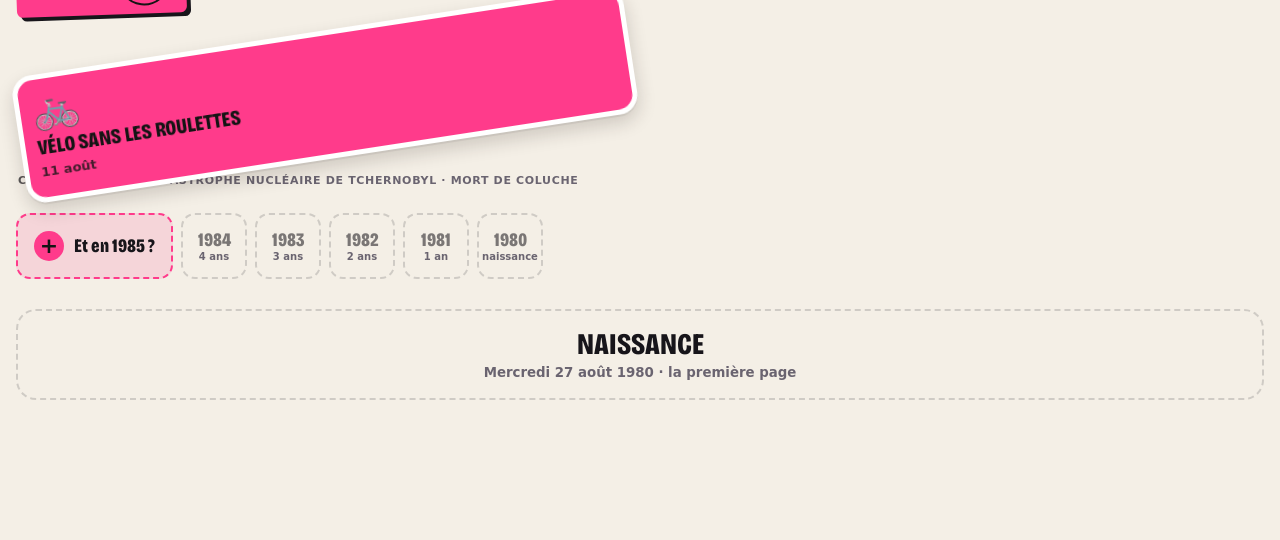
<file: milestone/directions/album.html>
<!doctype html>
<html lang="fr">
<head>
<meta charset="utf-8">
<meta name="robots" content="noindex">
<meta name="viewport" content="width=device-width, initial-scale=1, viewport-fit=cover">
<meta name="theme-color" content="#F4EFE6">
<title>Album</title>
<style>
@font-face { font-family: "Brico"; src: url("fonts/BricolageGrotesque-latin.woff2") format("woff2"); font-weight: 200 800; font-stretch: 75% 100%; font-display: swap; }
:root {
  --page: #F4EFE6; --ink: #17151A; --ink2: #6A6470; --paper: #FFFFFF; --slot: rgba(23,21,26,.16);
  --shadow: 0 2px 0 rgba(0,0,0,.06), 0 8px 18px rgba(40,30,20,.18);
  --lift: 0 4px 0 rgba(0,0,0,.05), 0 26px 40px rgba(40,30,20,.32);
  --brico: "Brico", ui-rounded, system-ui, sans-serif; --ui: ui-rounded, system-ui, sans-serif;
  color-scheme: light;
}
@media (prefers-color-scheme: dark) { :root:not([data-theme="light"]) { --page: #16151A; --ink: #F5F1EA; --ink2: #A9A3AE; --paper: #24222A; --slot: rgba(255,255,255,.2); --shadow: 0 8px 18px rgba(0,0,0,.5); --lift: 0 26px 40px rgba(0,0,0,.6); color-scheme: dark; } }
:root[data-theme="dark"] { --page: #16151A; --ink: #F5F1EA; --ink2: #A9A3AE; --paper: #24222A; --slot: rgba(255,255,255,.2); --shadow: 0 8px 18px rgba(0,0,0,.5); --lift: 0 26px 40px rgba(0,0,0,.6); color-scheme: dark; }
* { box-sizing: border-box; -webkit-tap-highlight-color: transparent; }
html { background: var(--page); }
body { margin: 0; color: var(--ink); font-family: var(--ui); -webkit-user-select: none; user-select: none; overflow-x: hidden; }
button { font: inherit; color: inherit; border: 0; background: none; padding: 0; cursor: pointer; }

.top { position: sticky; top: 0; z-index: 20; padding: calc(env(safe-area-inset-top) + 10px) 16px 10px; background: color-mix(in srgb, var(--page) 94%, transparent); display: flex; align-items: center; gap: 10px; }
.brand { font: 800 26px/1 var(--brico); font-stretch: 75%; letter-spacing: -.01em; text-transform: uppercase; }
.count { margin-left: auto; display: flex; align-items: center; gap: 8px; font-weight: 800; font-size: 14px; }
.count b { font: 800 22px/1 var(--brico); font-stretch: 75%; display: inline-block; }
.count .bar { width: 64px; height: 8px; border-radius: 4px; background: var(--slot); overflow: hidden; }
.count .bar i { display: block; height: 100%; background: var(--ink); border-radius: 4px; transform-origin: left; }

.album { padding: 4px 0 140px; }
.year { position: relative; padding: 18px 16px 10px; }
.banner { display: inline-flex; align-items: center; gap: 12px; background: var(--c); color: var(--cink); padding: 6px 16px 8px 14px; border-radius: 6px; transform: rotate(-2deg); box-shadow: 4px 4px 0 var(--ink); }
.banner .y { font: 800 46px/0.95 var(--brico); font-stretch: 75%; letter-spacing: -.01em; }
.banner .a { font: 800 15px/1.05 var(--brico); font-stretch: 75%; text-transform: uppercase; border: 2.5px solid currentColor; border-radius: 50%; width: 52px; height: 52px; display: grid; place-items: center; text-align: center; transform: rotate(8deg); }
.grid { display: grid; grid-template-columns: 1fr 1fr; gap: 14px 12px; margin-top: 16px; }
.fine { margin: 14px 2px 0; font: 600 11px/1.45 var(--ui); letter-spacing: .06em; text-transform: uppercase; color: var(--ink2); }
.fine b { font-weight: 900; color: var(--ink); opacity: .7; }

/* L'autocollant : découpé, bordé de blanc, un peu de travers */
.st { position: relative; display: block; width: 100%; text-align: left; touch-action: pan-y; will-change: transform; z-index: 1; }
.st.span { grid-column: 1 / -1; }
.st .face { position: relative; display: block; background: var(--c); color: var(--cink); border: 5px solid #fff; border-radius: 20px; padding: 12px 12px 12px; min-height: 128px; box-shadow: var(--shadow); overflow: hidden; transition: box-shadow .2s; }
:root[data-theme="dark"] .st .face { border-color: #F3EEE6; }
@media (prefers-color-scheme: dark) { :root:not([data-theme="light"]) .st .face { border-color: #F3EEE6; } }
.st .emo { display: block; font-size: 38px; line-height: 1; margin-bottom: 8px; }
.st .ini { display: grid; place-items: center; width: 40px; height: 40px; border-radius: 50%; border: 3px solid currentColor; font: 800 22px/1 var(--brico); font-stretch: 75%; margin-bottom: 8px; }
.st .t { display: block; font: 800 21px/0.98 var(--brico); font-stretch: 75%; text-transform: uppercase; letter-spacing: -.005em; overflow-wrap: anywhere; }
.st .d { display: block; margin-top: 6px; font-weight: 800; font-size: 13px; opacity: .78; }
.st .span-bar { display: flex; align-items: center; gap: 8px; margin-top: 10px; font-weight: 900; font-size: 13px; }
.st .span-bar i { flex: 1; height: 6px; border-radius: 3px; background: currentColor; opacity: .35; }
.st.lifted .face { box-shadow: var(--lift); }
.st.sober .face { background: var(--paper); color: var(--ink); border-color: var(--paper); box-shadow: 0 0 0 1.5px var(--slot), var(--shadow); }
/* Temps fort : un autocollant brillant, comme les rares de l'album */
.st.star .face::after { content: ""; position: absolute; inset: -40%; background: linear-gradient(115deg, transparent 30%, rgba(255,255,255,.0) 38%, rgba(255,255,255,.55) 45%, rgba(255,240,200,.2) 50%, rgba(160,220,255,.35) 55%, transparent 64%); animation: shine 3.2s ease-in-out infinite; pointer-events: none; mix-blend-mode: soft-light; }
.st.star .face::before { content: "★"; position: absolute; right: 10px; top: 8px; font-size: 18px; }
.st.star .face { background-image: repeating-linear-gradient(135deg, rgba(255,255,255,.14) 0 6px, transparent 6px 12px); }
@keyframes shine { 0%, 15% { transform: translateX(-60%); } 60%, 100% { transform: translateX(60%); } }

/* Les années sans moment : des cases vides, en rang, qui appellent */
.empties { display: flex; flex-wrap: wrap; gap: 8px; padding: 14px 16px 6px; }
.slot { width: 66px; height: 66px; border-radius: 14px; border: 2.5px dashed var(--slot); display: flex; flex-direction: column; align-items: center; justify-content: center; gap: 2px; color: var(--ink2); }
.slot b { font: 800 19px/1 var(--brico); font-stretch: 75%; color: var(--ink); opacity: .55; }
.slot small { font-weight: 800; font-size: 10px; }
.slot.ask { width: auto; padding: 0 16px; flex-direction: row; gap: 10px; border-color: var(--c); color: var(--ink); background: color-mix(in srgb, var(--c) 14%, transparent); }
.slot.ask b { opacity: 1; }
.slot.ask .plus { width: 30px; height: 30px; border-radius: 50%; background: var(--c); color: var(--cink); display: grid; place-items: center; font: 900 22px/1 var(--ui); }
.slot:active { transform: scale(.94); }

.birth { margin: 24px 16px 0; padding: 18px; border-radius: 20px; border: 2.5px dashed var(--slot); text-align: center; }
.birth b { display: block; font: 800 30px/1 var(--brico); font-stretch: 75%; text-transform: uppercase; }
.birth small { display: block; margin-top: 6px; font-weight: 700; color: var(--ink2); }

/* Le bouton qui colle un souvenir : lui-même un autocollant */
.add { position: fixed; right: 16px; bottom: calc(env(safe-area-inset-bottom) + 18px); z-index: 30; display: flex; align-items: center; gap: 10px; height: 62px; padding: 0 22px 0 16px; border-radius: 22px; background: var(--ink); color: var(--page); border: 4px solid #fff; transform: rotate(-3deg); box-shadow: 0 12px 26px rgba(0,0,0,.28); font: 800 22px/1 var(--brico); font-stretch: 75%; text-transform: uppercase; white-space: nowrap; }
.add .plus { font: 900 30px/1 var(--ui); }
.add:active { transform: rotate(-3deg) scale(.94); }

.scrim { position: fixed; inset: 0; z-index: 40; background: rgba(15,12,10,.45); opacity: 0; pointer-events: none; transition: opacity .25s; }
.scrim.on { opacity: 1; pointer-events: auto; }

/* La planche : le moment s'imprime pendant qu'on tape */
.sheet { position: fixed; left: 0; right: 0; bottom: var(--kb, 0px); z-index: 45; background: var(--paper); border-radius: 28px 28px 0 0; padding: 12px 18px calc(env(safe-area-inset-bottom) + 18px); transform: translateY(110%); will-change: transform; background-image: repeating-linear-gradient(-45deg, color-mix(in srgb, var(--ink) 4%, transparent) 0 2px, transparent 2px 14px); }
.grip { width: 40px; height: 5px; border-radius: 3px; background: var(--ink); opacity: .2; margin: 0 auto 6px; }
.sheet h2 { margin: 6px 0 0; font: 800 15px var(--ui); text-transform: uppercase; letter-spacing: .08em; color: var(--ink2); text-align: center; }
.press { display: grid; place-items: center; min-height: 236px; padding: 18px 0 6px; touch-action: none; }
.press .st { width: 220px; transform-origin: 50% 80%; }
.press .st .face { min-height: 168px; padding: 16px; }
.press .st .emo { font-size: 54px; }
.press .st .t { font-size: 28px; }
.press .st .d { font-size: 15px; }
.press .st.blank .face { background: transparent; border: 3px dashed var(--slot); box-shadow: none; color: var(--ink2); }
.press-hint { text-align: center; font-weight: 800; font-size: 13px; color: var(--ink2); min-height: 18px; }
.press-hint b { color: var(--ink); }
.emojis { display: flex; gap: 6px; overflow-x: auto; padding: 8px 2px 2px; scrollbar-width: none; justify-content: flex-start; }
.emojis button { flex: none; width: 44px; height: 44px; border-radius: 12px; background: color-mix(in srgb, var(--ink) 7%, transparent); font-size: 23px; }
.emojis button[aria-pressed="true"] { background: var(--ink); }
.field { width: 100%; font: 700 18px var(--ui); color: var(--ink); background: var(--page); border: 2.5px solid var(--ink); border-radius: 16px; padding: 14px 16px; margin-top: 10px; outline: none; -webkit-user-select: text; user-select: text; }
.go { width: 100%; height: 58px; margin-top: 10px; border-radius: 18px; background: var(--ink); color: var(--page); font: 800 24px/1 var(--brico); font-stretch: 75%; text-transform: uppercase; }
.go:disabled { opacity: .3; }

/* Le dos de l'autocollant : la fiche */
.stage { position: fixed; inset: 0; z-index: 50; display: none; perspective: 1400px; }
.stage.on { display: block; }
.card { position: absolute; left: 50%; top: 50%; width: min(340px, calc(100vw - 32px)); height: 540px; margin: -270px 0 0 calc(min(340px, calc(100vw - 32px)) / -2); transform-style: preserve-3d; will-change: transform; }
.card > div { position: absolute; inset: 0; backface-visibility: hidden; -webkit-backface-visibility: hidden; border-radius: 26px; border: 6px solid #fff; overflow: hidden; }
.card .front { background: var(--c); color: var(--cink); padding: 26px 22px; display: flex; flex-direction: column; justify-content: flex-end; }
.card .front .emo { font-size: 110px; line-height: 1; margin-bottom: auto; }
.card .front .ini { width: 110px; height: 110px; border: 5px solid currentColor; border-radius: 50%; display: grid; place-items: center; font: 800 64px/1 var(--brico); font-stretch: 75%; margin-bottom: auto; }
.card .front .t { font: 800 50px/0.92 var(--brico); font-stretch: 75%; text-transform: uppercase; }
.card .back { transform: rotateY(180deg); background: var(--paper); color: var(--ink); padding: 20px 20px 18px; display: flex; flex-direction: column; background-image: radial-gradient(color-mix(in srgb, var(--ink) 8%, transparent) 1px, transparent 1.5px); background-size: 14px 14px; }
.back .num { display: flex; justify-content: space-between; align-items: center; font: 800 13px var(--ui); letter-spacing: .08em; text-transform: uppercase; color: var(--ink2); }
.back .num i { font-style: normal; background: var(--c); color: var(--cink); border-radius: 6px; padding: 3px 8px; }
.back h3 { margin: 12px 0 0; font: 800 36px/0.95 var(--brico); font-stretch: 75%; text-transform: uppercase; }
.back .big-age { margin-top: 14px; display: flex; align-items: baseline; gap: 8px; }
.back .big-age b { font: 800 64px/0.9 var(--brico); font-stretch: 75%; color: var(--c); -webkit-text-stroke: 2px var(--ink); paint-order: stroke fill; }
.back .big-age span { font-weight: 800; font-size: 16px; }
.back .meta { margin-top: 10px; font-weight: 800; font-size: 15px; line-height: 1.4; }
.back .meta span { color: var(--ink2); }
.back .note { margin: 12px 0 0; font: 600 italic 17px/1.35 var(--ui); }
.back .around { margin-top: auto; padding-top: 12px; border-top: 2px dashed var(--slot); }
.back .around p { margin: 0 0 6px; font-weight: 900; font-size: 11px; letter-spacing: .08em; text-transform: uppercase; color: var(--ink2); }
.back .around ul { list-style: none; margin: 0; padding: 0; display: grid; gap: 4px; font-weight: 700; font-size: 14px; }
.back .around li.h { color: var(--ink2); font-style: italic; }
.back .acts { display: grid; grid-template-columns: repeat(3, 1fr); gap: 8px; margin-top: 12px; }
.back .acts button { height: 52px; border-radius: 14px; background: color-mix(in srgb, var(--ink) 7%, transparent); font-weight: 900; font-size: 14px; display: flex; flex-direction: column; align-items: center; justify-content: center; gap: 1px; }
.back .acts button .ic { font-size: 18px; line-height: 1; }
.back .acts button.on { background: var(--c); color: var(--cink); }
.flip-hint { position: fixed; left: 0; right: 0; bottom: calc(env(safe-area-inset-bottom) + 26px); z-index: 51; text-align: center; color: #fff; font-weight: 800; font-size: 14px; opacity: 0; transition: opacity .3s; pointer-events: none; }
.flip-hint.on { opacity: .9; }
.plus1 { position: fixed; z-index: 60; pointer-events: none; font: 800 30px/1 var(--brico); font-stretch: 75%; background: var(--ink); color: var(--page); padding: 6px 12px; border-radius: 10px; }
@media (prefers-reduced-motion: reduce) { .st.star .face::after { animation: none; } }
</style>
</head>
<body>
<header class="top">
  <div class="brand">Ma vie</div>
  <div class="count"><b class="n">0</b> collés <span class="bar"><i></i></span></div>
</header>
<main class="album"></main>
<button class="add"><span class="plus">+</span>Coller un souvenir</button>
<div class="scrim"></div>
<section class="sheet" role="dialog" aria-modal="true"><div class="grip"></div><div class="sheet-body"></div></section>
<div class="stage"><div class="card"></div></div>
<div class="flip-hint">Glisse pour feuilleter · touche pour retourner</div>

<script type="module">
import { demoLife, landmarks, decade, TODAY, BIRTH, parts, ts, fmt, fmtInYear, ageLabel, ageText, ago, weekday, cap, esc, initial, springs, tick, burst, velocityTracker, reduced, wait, parseMoment, decorate, suggestEmoji, EMOJI_CHOICES, neighbors } from './common.js';

const $ = (s, r = document) => r.querySelector(s);
const $$ = (s, r = document) => [...r.querySelectorAll(s)];
const life = demoLife();
const LMS = landmarks();
const BY = parts(BIRTH).y, TY = parts(TODAY).y;

// Un angle et un décalage propres à chaque autocollant, stables d'un rendu à l'autre.
const hash = (s) => [...s].reduce((h, c) => (h * 31 + c.charCodeAt(0)) | 0, 7);
const tilt = (e) => ((hash(e.id + e.title) % 70) / 10) - 3.5;

function stickerHtml(e, extra = '') {
  const face = e.emoji ? `<span class="emo">${e.emoji}</span>` : `<span class="ini">${esc(initial(e.title))}</span>`;
  const d = e.endDate ? '' : e.startPrecision === 'year' ? 'dans l’année' : fmtInYear(e.startDate, e.startPrecision);
  const span = e.endDate ? `<span class="span-bar">${parts(e.startDate).y}<i></i>${parts(e.endDate).y}</span>` : '';
  return `<button class="st${e.highlighted ? ' star' : ''}${e.sober ? ' sober' : ''}${e.endDate ? ' span' : ''} ${extra}" data-id="${e.id}" style="--c:${e.color.c};--cink:${e.color.ink};--r:${tilt(e)}deg;transform:rotate(${tilt(e)}deg)">
    <span class="face">${face}<span class="t">${esc(e.title)}</span>${d ? `<span class="d">${esc(d)}</span>` : ''}${span}</span></button>`;
}

function render() {
  const byYear = new Map();
  for (const e of life) { if (!byYear.has(e.year)) byYear.set(e.year, []); byYear.get(e.year).push(e); }
  const lmY = new Map();
  for (const l of LMS) { const y = parts(l.date).y; if (!lmY.has(y)) lmY.set(y, []); lmY.get(y).push(l); }
  let html = '';
  let run = [];
  const flush = () => {
    if (!run.length) return;
    // Une suite d'années vides : la plus récente demande, les autres attendent en rang.
    html += `<div class="empties">${run.map((y, i) => i === 0
      ? `<button class="slot ask" data-year="${y}" style="--c:${decade(y).c};--cink:${decade(y).ink}"><span class="plus">+</span><b>Et en ${y} ?</b></button>`
      : `<button class="slot" data-year="${y}" aria-label="Ajouter un souvenir en ${y}"><b>${y}</b><small>${ageLabel(y - BY)}</small></button>`).join('')}</div>`;
    run = [];
  };
  for (let y = TY; y >= BY; y--) {
    const evs = byYear.get(y) ?? [];
    if (!evs.length && y !== TY) { run.push(y); continue; }
    flush();
    const d = decade(y);
    const lms = (lmY.get(y) ?? []).slice(0, 2);
    html += `<section class="year" data-y="${y}" style="--c:${d.c};--cink:${d.ink}">
      <div class="banner"><span class="y">${y}</span><span class="a">${y === BY ? 'nais-<br>sance' : esc(ageLabel(y - BY)).replace(' ', '<br>')}</span></div>
      <div class="grid">${evs.map((e) => stickerHtml(e)).join('')}${!evs.length ? `<button class="slot ask" data-year="${y}" style="--c:${d.c};--cink:${d.ink};height:128px"><span class="plus">+</span><b>Et cette année ?</b></button>` : ''}</div>
      ${lms.length ? `<p class="fine"><b>Cette année-là ·</b> ${lms.map((l) => esc(l.title)).join(' · ')}</p>` : ''}
    </section>`;
  }
  flush();
  html += `<div class="birth"><b>Naissance</b><small>${cap(weekday(BIRTH))} ${fmt(BIRTH)} · la première page</small></div>`;
  $('.album').innerHTML = html;
  count(false);
}

function count(bump) {
  const n = life.length;
  const years = new Set(life.map((e) => e.year)).size;
  $('.count .n').textContent = n;
  $('.count .bar i').style.transform = `scaleX(${years / (TY - BY + 1)})`;
  if (bump) springs({ s: 1.6 }, (v) => { $('.count .n').style.transform = `scale(${v.s})`; }, { k: 380, c: 12 }).to({ s: 1 });
}

/* ---------- Attraper un autocollant : il se soulève, suit le doigt, revient ---------- */
let grab = null;
document.addEventListener('pointerdown', (ev) => {
  const st = ev.target.closest('.album .st');
  if (!st || stageOn) return;
  const r = tilt(life.find((e) => e.id === st.dataset.id));
  grab = { st, x0: ev.clientX, y0: ev.clientY, moved: false, held: false, vt: velocityTracker(), r, id: ev.pointerId };
  grab.vt.add(ev.clientX, ev.clientY);
  grab.timer = setTimeout(() => { if (grab && !grab.moved) liftUp(grab); }, 220);
});
function liftUp(g) {
  g.held = true;
  g.st.classList.add('lifted');
  g.st.style.zIndex = 5;
  g.st.setPointerCapture?.(g.id);
  g.st.style.touchAction = 'none';
  tick();
  g.s = springs({ x: 0, y: 0, r: g.r, s: 1 }, (v) => { g.st.style.transform = `translate(${v.x}px,${v.y}px) rotate(${v.r}deg) scale(${v.s})`; }, { k: 500, c: 26 });
  g.s.to({ s: 1.08 });
}
document.addEventListener('pointermove', (ev) => {
  if (!grab) return;
  const dx = ev.clientX - grab.x0, dy = ev.clientY - grab.y0;
  grab.vt.add(ev.clientX, ev.clientY);
  if (!grab.held) {
    if (Math.hypot(dx, dy) > 8) { grab.moved = true; clearTimeout(grab.timer); grab = null; }
    return;
  }
  ev.preventDefault();
  const v = grab.vt.get();
  grab.s.to({ x: dx, y: dy, r: grab.r + Math.max(-18, Math.min(18, v.x / 60)), s: 1.08 }, { k: 900, c: 40 });
});
document.addEventListener('pointerup', (ev) => {
  if (!grab) return;
  const g = grab;
  grab = null;
  clearTimeout(g.timer);
  if (g.held) {
    // Relâché : il revient à sa place avec son élan, et se recolle d'un tic.
    const v = g.vt.get();
    g.st.classList.remove('lifted');
    g.s.to({ x: 0, y: 0, r: g.r, s: 1 }, { k: 260, c: 14, v: { x: v.x, y: v.y }, done: () => { g.st.style.zIndex = ''; g.st.style.touchAction = ''; } });
    setTimeout(tick, 180);
    return;
  }
  if (!g.moved) openCard(g.st.dataset.id);
});
document.addEventListener('pointercancel', () => { if (grab?.s) grab.s.to({ x: 0, y: 0, r: grab.r, s: 1 }); grab = null; });

document.addEventListener('click', (ev) => {
  const slot = ev.target.closest('.slot[data-year]');
  if (slot) { tick(); openPress({ year: Number(slot.dataset.year) }); }
});
$('.add').addEventListener('click', () => { tick(); openPress(); });

/* ---------- La planche : on écrit, l'autocollant s'imprime ---------- */
const sheet = $('.sheet'), scrim = $('.scrim'), sbody = $('.sheet-body');
const sheetS = springs({ y: 1 }, (v) => { sheet.style.transform = `translateY(${v.y * 110}%)`; }, { k: 300, c: 30 });
let sheetOn = false;
function closeSheet() { sheetOn = false; scrim.classList.remove('on'); document.activeElement?.blur?.(); sheetS.to({ y: 1 }); }
scrim.addEventListener('click', () => { if (sheetOn) closeSheet(); });

const DAY = 86400000;
function shift(date, precision, n) {
  const p = parts(date);
  if (precision === 'year') return String(p.y + n);
  if (precision === 'month') { const m = p.y * 12 + p.m + n; return `${Math.floor(m / 12)}-${String((m % 12) + 1).padStart(2, '0')}`; }
  return new Date(Date.UTC(p.y, p.m, p.d) + n * DAY).toISOString().slice(0, 10);
}

function openPress({ year } = {}) {
  const st = { text: '', override: year ? { startDate: String(year), startPrecision: 'year', endDate: null, endPrecision: null } : null, overrideFor: undefined, emoji: undefined };
  sbody.innerHTML = `
    <h2>Nouvel autocollant</h2>
    <div class="press"></div>
    <p class="press-hint"></p>
    <div class="emojis"></div>
    <input class="field" placeholder="Raconte : mon bac en juillet 1998" enterkeyhint="done" autocomplete="off" autocapitalize="sentences">
    <button class="go" disabled>Coller dans l’album</button>`;
  sheetOn = true;
  scrim.classList.add('on');
  sheetS.to({ y: 0 }, { k: 320, c: 27 });
  const press = $('.press', sbody), hint = $('.press-hint', sbody), input = $('.field', sbody), go = $('.go', sbody), emojis = $('.emojis', sbody);
  let stS = null, lastFace = null;
  const eff = () => {
    const p = parseMoment(st.text, { today: TODAY, birth: BIRTH });
    if (!p) return st.override ? decorate({ title: '', ...st.override }) : null;
    const dated = st.override && (p.guessed || st.overrideFor === p.startDate) ? { ...p, ...st.override, guessed: false } : p;
    return decorate({ ...dated, id: 'press', emoji: st.emoji !== undefined ? st.emoji : suggestEmoji(dated.title) });
  };
  function paint() {
    const e = eff();
    go.disabled = !e?.title;
    if (!e?.title) {
      press.innerHTML = `<button class="st blank"><span class="face"><span class="emo">＋</span><span class="t">${year ? `En ${year}…` : 'Ton souvenir'}</span><span class="d">${year ? esc(ageText(String(year), 'year')) : 'la date se lit dans ta phrase'}</span></span></button>`;
      hint.innerHTML = '';
      emojis.innerHTML = '';
      lastFace = null;
      return;
    }
    const face = `${e.emoji}|${e.color.c}`;
    const when = e.guessed ? 'aujourd’hui ?' : e.endDate ? `${fmt(e.startDate, e.startPrecision)} → ${fmt(e.endDate, e.endPrecision)}` : fmt(e.startDate, e.startPrecision);
    press.innerHTML = stickerHtml({ ...e, id: 'press' }).replace(/<span class="d">.*?<\/span>/, '') .replace('</span></button>', `<span class="d">${esc(when)}${e.guessed ? '' : ` · ${esc(ageText(e.startDate, e.startPrecision))}`}</span></span></button>`);
    const el = $('.st', press);
    stS = springs({ x: 0, r: -2, s: 1 }, (v) => { el.style.transform = `translateX(${v.x}px) rotate(${v.r}deg) scale(${v.s})`; }, { k: 420, c: 15 });
    if (face !== lastFace && lastFace !== null) stS.set({ s: 0.82, r: 6 }).to({ s: 1, r: -2 });
    lastFace = face;
    hint.innerHTML = e.endDate ? '' : '<b>‹ glisse ›</b> l’autocollant pour changer la date';
    const sugg = suggestEmoji(e.title);
    emojis.innerHTML = [`<button data-emo="" aria-pressed="${e.emoji == null}" style="font:800 18px var(--brico);font-stretch:75%">${esc(initial(e.title))}</button>`, ...[...new Set([sugg, ...EMOJI_CHOICES].filter(Boolean))].map((x) => `<button data-emo="${x}" aria-pressed="${x === e.emoji}">${x}</button>`)].join('');
  }
  input.addEventListener('input', () => { st.text = input.value; paint(); });
  input.addEventListener('keydown', (ev) => { if (ev.key === 'Enter') { ev.preventDefault(); go.click(); } });
  emojis.addEventListener('click', (ev) => { const b = ev.target.closest('[data-emo]'); if (!b) return; st.emoji = b.dataset.emo || null; tick(); paint(); });
  // Glisser l'autocollant de côté : la date recule ou avance d'un cran.
  let sx = null, acc = 0;
  press.addEventListener('pointerdown', (ev) => { if (!eff()?.title || eff().endDate) return; sx = ev.clientX; acc = 0; press.setPointerCapture(ev.pointerId); });
  press.addEventListener('pointermove', (ev) => {
    if (sx == null) return;
    const dx = ev.clientX - sx;
    stS?.to({ x: dx * 0.5, r: -2 + dx / 30 }, { k: 900, c: 40 });
    const stepPx = 34;
    while (Math.abs(dx - acc) >= stepPx) {
      const dir = dx - acc > 0 ? 1 : -1;
      acc += dir * stepPx;
      const e = eff();
      const next = shift(e.startDate, e.startPrecision, dir);
      if (next > TODAY.slice(0, next.length) || next < BIRTH.slice(0, next.length)) continue;
      st.override = { startDate: next, startPrecision: e.startPrecision, endDate: null, endPrecision: null };
      st.overrideFor = parseMoment(st.text, { today: TODAY, birth: BIRTH })?.startDate;
      tick();
      const keep = stS?.val.x ?? 0;
      paint();
      stS?.set({ x: keep, r: -2 + dx / 30 });
    }
  });
  press.addEventListener('pointerup', () => { sx = null; stS?.to({ x: 0, r: -2 }, { k: 300, c: 14 }); });
  go.addEventListener('click', () => { const e = eff(); if (e?.title) stick(e, $('.st', press)); });
  paint();
  input.focus({ preventScroll: true });
}

/** Attend que le défilement doux soit arrivé (aucun mouvement pendant 3 images). */
function scrolled() {
  return new Promise((res) => {
    let last = scrollY, still = 0;
    const check = () => {
      still = Math.abs(scrollY - last) < 0.5 ? still + 1 : 0;
      last = scrollY;
      if (still >= 3) res();
      else requestAnimationFrame(check);
    };
    requestAnimationFrame(check);
  });
}

/* ---------- Coller : on décolle de la planche, l'album file à la page, ça claque ---------- */
async function stick(e, from) {
  const r = from.getBoundingClientRect();
  const flyer = from.cloneNode(true);
  flyer.style.cssText += `;position:fixed;left:${r.left}px;top:${r.top}px;width:${r.width}px;margin:0;z-index:70;transform-origin:50% 50%;pointer-events:none`;
  flyer.classList.add('lifted');
  document.body.append(flyer);
  from.style.visibility = 'hidden';
  tick();
  // Décollage : le coin se soulève, l'autocollant monte.
  if (!reduced()) await flyer.animate([{ transform: 'perspective(600px) rotateX(0) rotate(-2deg) scale(1)' }, { transform: 'perspective(600px) rotateX(24deg) translateY(-24px) rotate(4deg) scale(1.1)' }], { duration: 260, easing: 'cubic-bezier(.3,1.4,.6,1)' }).finished;
  flyer.style.transform = 'translateY(-24px) rotate(4deg) scale(1.1)';
  closeSheet();
  e.id = `new${Date.now()}`;
  life.push(e);
  life.sort((a, b) => ts(b.startDate) - ts(a.startDate));
  render();
  const home = $(`.album .st[data-id="${e.id}"]`);
  home.style.visibility = 'hidden';
  const sec = home.closest('.year');
  const targetTop = sec.getBoundingClientRect().top + scrollY - 70;
  scrollTo({ top: targetTop, behavior: reduced() ? 'auto' : 'smooth' });
  await scrolled();
  const hr = home.getBoundingClientRect();
  const k = hr.width / r.width;
  const fl = springs({ x: 0, y: -24, s: 1.1, r: 4 }, (v) => { flyer.style.transform = `translate(${v.x}px,${v.y}px) rotate(${v.r}deg) scale(${v.s})`; }, { k: 160, c: 18 });
  const dx = hr.left + hr.width / 2 - (r.left + r.width / 2), dy = hr.top + hr.height / 2 - (r.top + r.height / 2);
  await new Promise((res) => fl.to({ x: dx, y: dy, s: k * 1.25, r: tilt(e) + 8 }, { done: res, k: 120, c: 16 }));
  flyer.remove();
  home.style.visibility = '';
  // Le claquement : l'autocollant s'écrase un peu, la page tressaille.
  const hs = springs({ s: 1.25, r: tilt(e) + 8 }, (v) => { home.style.transform = `rotate(${v.r}deg) scale(${v.s})`; }, { k: e.sober ? 300 : 520, c: e.sober ? 30 : 13 });
  hs.to({ s: 1, r: tilt(e) });
  tick(true);
  if (!e.sober) {
    sec.animate([{ transform: 'translateX(0)' }, { transform: 'translateX(-5px)' }, { transform: 'translateX(4px)' }, { transform: 'translateX(-2px)' }, { transform: 'translateX(0)' }], { duration: reduced() ? 1 : 320 });
    burst(hr.left + hr.width / 2, hr.top + hr.height / 2, e.color.c, { n: 10, spread: 110 });
    burst(hr.left + hr.width / 2, hr.top + hr.height / 2, '#ffffff', { n: 8, spread: 90 });
  }
  count(true);
  const p1 = document.createElement('div');
  p1.className = 'plus1';
  p1.textContent = e.sober ? 'Collé.' : '+1 souvenir';
  document.body.append(p1);
  p1.animate([{ transform: `translate(${hr.left + 10}px,${hr.top - 10}px) rotate(-6deg) scale(.5)`, opacity: 0 }, { transform: `translate(${hr.left + 10}px,${hr.top - 40}px) rotate(-6deg) scale(1.08)`, opacity: 1, offset: 0.2 }, { transform: `translate(${hr.left + 10}px,${hr.top - 44}px) rotate(-6deg) scale(1)`, opacity: 1, offset: 0.8 }, { transform: `translate(${hr.left + 10}px,${hr.top - 60}px) rotate(-6deg)`, opacity: 0 }], { duration: reduced() ? 1400 : 1800 }).onfinish = () => p1.remove();
}

/* ---------- La fiche : l'autocollant vient à soi et se retourne ---------- */
const stage = $('.stage'), card = $('.card'), hintEl = $('.flip-hint');
let stageOn = false, cur = null, cardS = null, origin = null;
function cardHtml(e) {
  const age = ageText(e.startDate, e.startPrecision);
  const ageN = age.match(/\d+/)?.[0];
  const { groups } = neighbors(e, life, LMS);
  const near = groups.flatMap((g) => g.items.map((it) => ({ ...it, g: g.label }))).slice(0, 4);
  const when = e.endDate ? `${fmt(e.startDate, e.startPrecision)} → ${fmt(e.endDate, e.endPrecision)}` : e.startPrecision === 'day' ? `${weekday(e.startDate)} ${fmt(e.startDate)}` : fmt(e.startDate, e.startPrecision);
  return `<div class="front" style="--c:${e.color.c};--cink:${e.color.ink};${e.sober ? 'background:var(--paper);color:var(--ink)' : ''}">${e.emoji ? `<span class="emo">${e.emoji}</span>` : `<span class="ini">${esc(initial(e.title))}</span>`}<span class="t">${esc(e.title)}</span></div>
  <div class="back" style="--c:${e.color.c};--cink:${e.color.ink}">
    <div class="num"><span>N° ${esc(e.startDate.replace(/-/g, '·'))}</span><i>${e.year}</i></div>
    <h3>${esc(e.title)}</h3>
    ${ageN ? `<div class="big-age"><b>${ageN}</b><span>${age.startsWith('tu avais') ? 'ans, ' + esc(ago(e.startDate, TODAY)) : esc(age.replace(ageN + ' ans', '').trim())}</span></div>` : ''}
    <div class="meta">${esc(cap(when))}${e.place ? `<br><span>📍 ${esc(e.place)}</span>` : ''}</div>
    ${e.note ? `<p class="note">« ${esc(e.note)} »</p>` : ''}
    ${near.length ? `<div class="around"><p>Autour</p><ul>${near.map((it) => `<li class="${it.kind === 'event' ? '' : 'h'}">${it.kind === 'event' ? (it.event.emoji ?? '•') : '·'} ${esc(it.title)}</li>`).join('')}</ul></div>` : '<div class="around" style="border:0"></div>'}
    <div class="acts"><button data-a="star" class="${e.highlighted ? 'on' : ''}"><span class="ic">★</span>Brillant</button><button data-a="send"><span class="ic">↗</span>Envoyer</button><button data-a="edit"><span class="ic">✎</span>Modifier</button></div>
  </div>`;
}
async function openCard(id) {
  const e = life.find((x) => x.id === id);
  const el = $(`.album .st[data-id="${id}"]`);
  const r = el.getBoundingClientRect();
  cur = e; origin = el;
  stageOn = true;
  card.innerHTML = cardHtml(e);
  stage.classList.add('on');
  scrim.classList.add('on');
  el.style.visibility = 'hidden';
  tick();
  const cw = card.offsetWidth, ch = card.offsetHeight;
  const sx = r.width / cw;
  const dx = r.left + r.width / 2 - innerWidth / 2, dy = r.top + r.height / 2 - innerHeight / 2;
  cardS = springs({ x: dx, y: dy, s: sx, ry: 0, r: tilt(e), sy: r.height / ch / sx }, (v) => { card.style.transform = `translate(${v.x}px,${v.y}px) scale(${v.s}) rotate(${v.r}deg) rotateY(${v.ry}deg) scaleY(${v.sy})`; }, { k: 210, c: 22 });
  cardS.to({ x: 0, y: 0, s: 1, r: 0, sy: 1 });
  await wait(260);
  cardS.to({ ry: 180 }, { k: 160, c: 18 });
  hintEl.classList.add('on');
}
function closeCard() {
  if (!stageOn) return;
  const el = origin;
  const r = el.getBoundingClientRect();
  const cw = card.offsetWidth, ch = card.offsetHeight;
  const sx = r.width / cw;
  hintEl.classList.remove('on');
  scrim.classList.remove('on');
  cardS.to({ ry: 0, x: r.left + r.width / 2 - innerWidth / 2, y: r.top + r.height / 2 - innerHeight / 2, s: sx, r: tilt(cur), sy: r.height / ch / sx }, { k: 220, c: 24, done: () => { stage.classList.remove('on'); el.style.visibility = ''; stageOn = false; } });
  tick();
}
// Sur la fiche : toucher retourne, glisser feuillette, l'étoile rend brillant.
{
  let x0 = null, vt = velocityTracker(), moved = false;
  stage.addEventListener('pointerdown', (ev) => { x0 = ev.clientX; moved = false; vt.reset(); vt.add(ev.clientX, 0); });
  stage.addEventListener('pointermove', (ev) => {
    if (x0 == null) return;
    const dx = ev.clientX - x0;
    vt.add(ev.clientX, 0);
    if (Math.abs(dx) > 8) moved = true;
    if (moved) cardS.to({ x: dx, r: dx / 25 }, { k: 900, c: 45 });
  });
  stage.addEventListener('pointerup', (ev) => {
    if (x0 == null) return;
    const dx = ev.clientX - x0;
    x0 = null;
    const a = ev.target.closest('[data-a]');
    if (!moved && a) return action(a);
    if (!moved) {
      if (!ev.target.closest('.card')) return closeCard();
      const back = cardS.val.ry > 90;
      cardS.to({ ry: back ? 0 : 180 }, { k: 160, c: 18 });
      return tick();
    }
    const v = vt.get().x;
    const i = life.indexOf(cur);
    const next = dx + v * 0.2 < -90 ? life[i + 1] : dx + v * 0.2 > 90 ? life[i - 1] : null;
    if (!next) return cardS.to({ x: 0, r: 0 }, { k: 260, c: 16 });
    // Feuilleter : la carte part, la suivante arrive déjà retournée.
    tick();
    const dir = dx < 0 ? -1 : 1;
    cardS.to({ x: dir * innerWidth * 1.1, r: dir * 14 }, { k: 260, c: 30, done: () => {
      $(`.album .st[data-id="${cur.id}"]`).style.visibility = '';
      cur = next;
      origin = $(`.album .st[data-id="${next.id}"]`);
      origin.style.visibility = 'hidden';
      card.innerHTML = cardHtml(next);
      cardS.set({ x: -dir * innerWidth * 1.1, r: -dir * 14, ry: 180 }).to({ x: 0, r: 0 }, { k: 220, c: 22 });
    } });
  });
}
function action(a) {
  const e = cur;
  if (a.dataset.a === 'star') {
    e.highlighted = !e.highlighted;
    a.classList.toggle('on', e.highlighted);
    origin.classList.toggle('star', e.highlighted);
    tick(e.highlighted);
    if (e.highlighted) {
      const r = a.getBoundingClientRect();
      if (!e.sober) burst(r.left + r.width / 2, r.top + r.height / 2, '#FFD84D', { n: 14, spread: 80 });
      // Un passage de lumière sur toute la carte : il devient brillant.
      const shine = document.createElement('div');
      shine.style.cssText = 'position:absolute;inset:0;background:linear-gradient(115deg,transparent 35%,rgba(255,255,255,.7) 50%,transparent 65%);pointer-events:none;border-radius:20px';
      $('.back', card).append(shine);
      shine.animate([{ transform: 'translateX(-100%)' }, { transform: 'translateX(100%)' }], { duration: reduced() ? 1 : 700, easing: 'ease-in-out' }).onfinish = () => shine.remove();
    }
  }
}
document.addEventListener('keydown', (ev) => { if (ev.key === 'Escape') { closeCard(); closeSheet(); } });

render();
window.__album = { openPress, openCard: (i) => openCard(life[i].id), life };
</script>
</body>
</html>
</file>
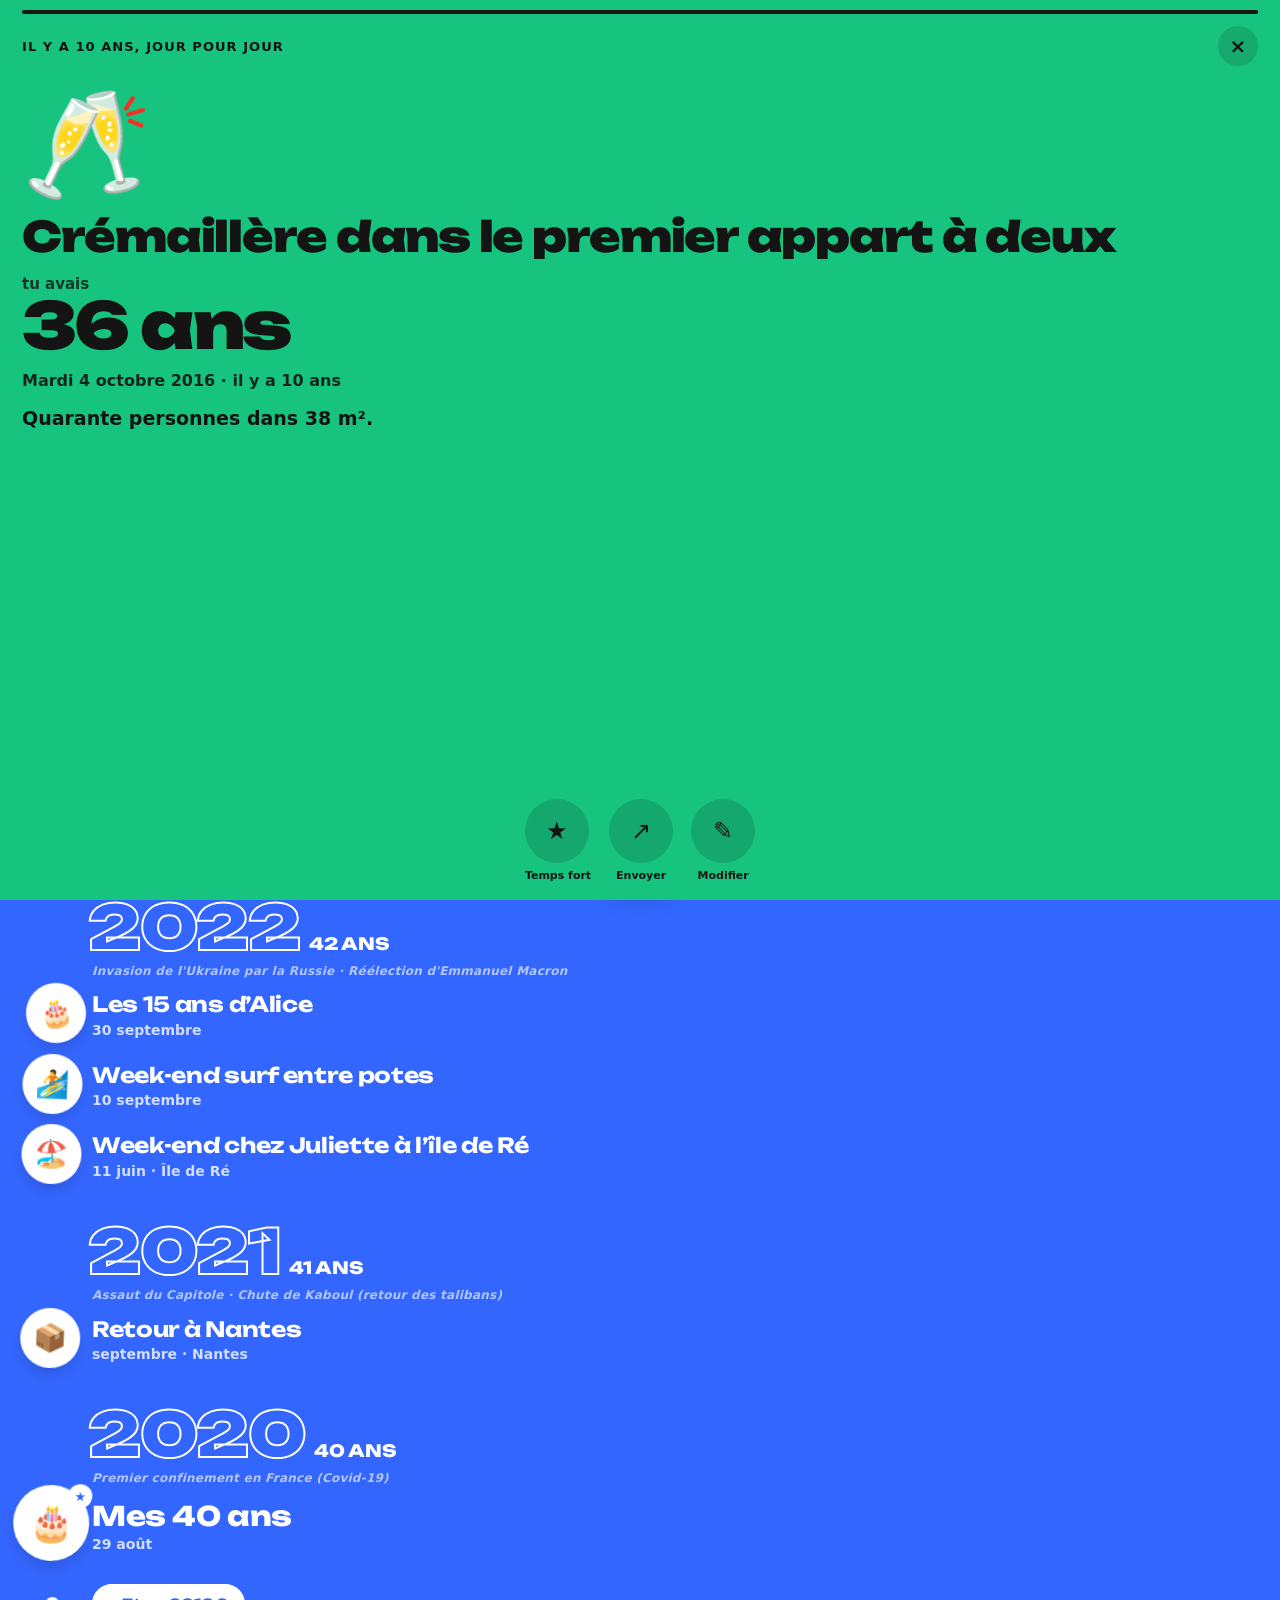
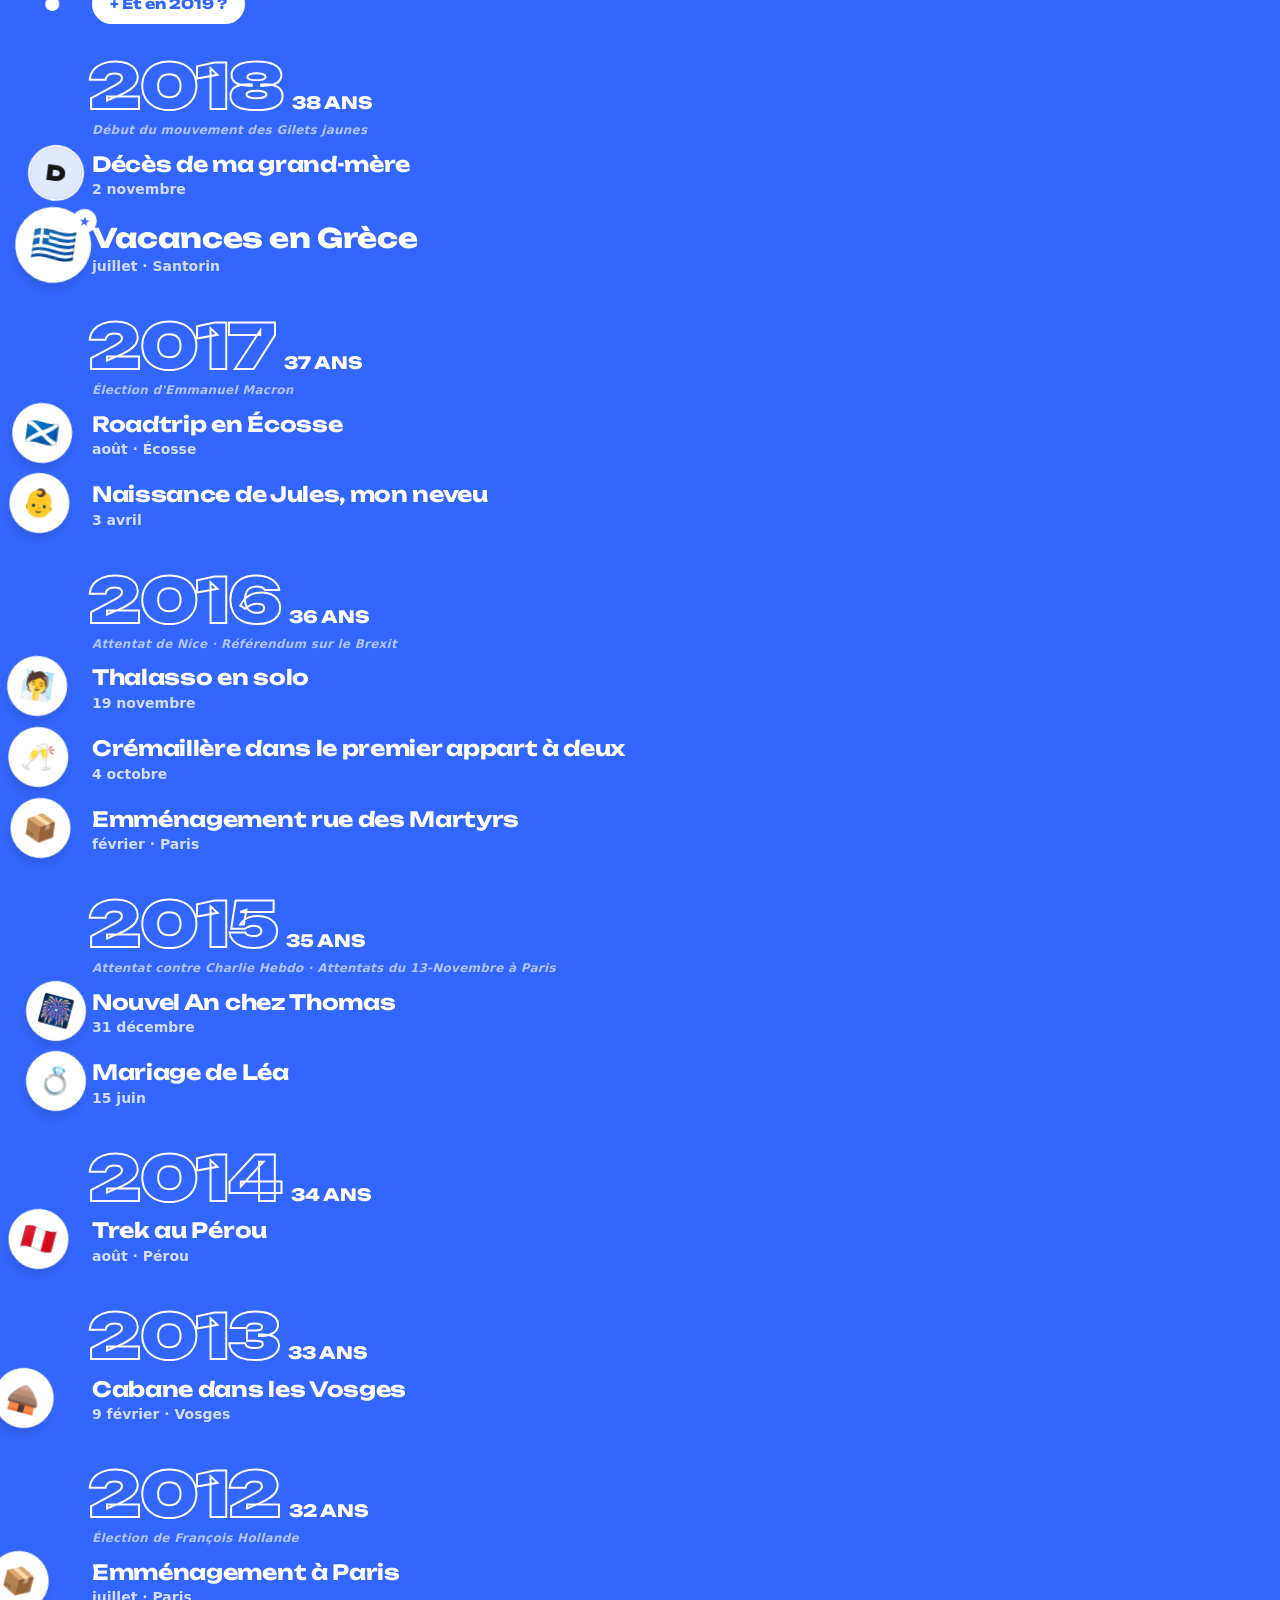
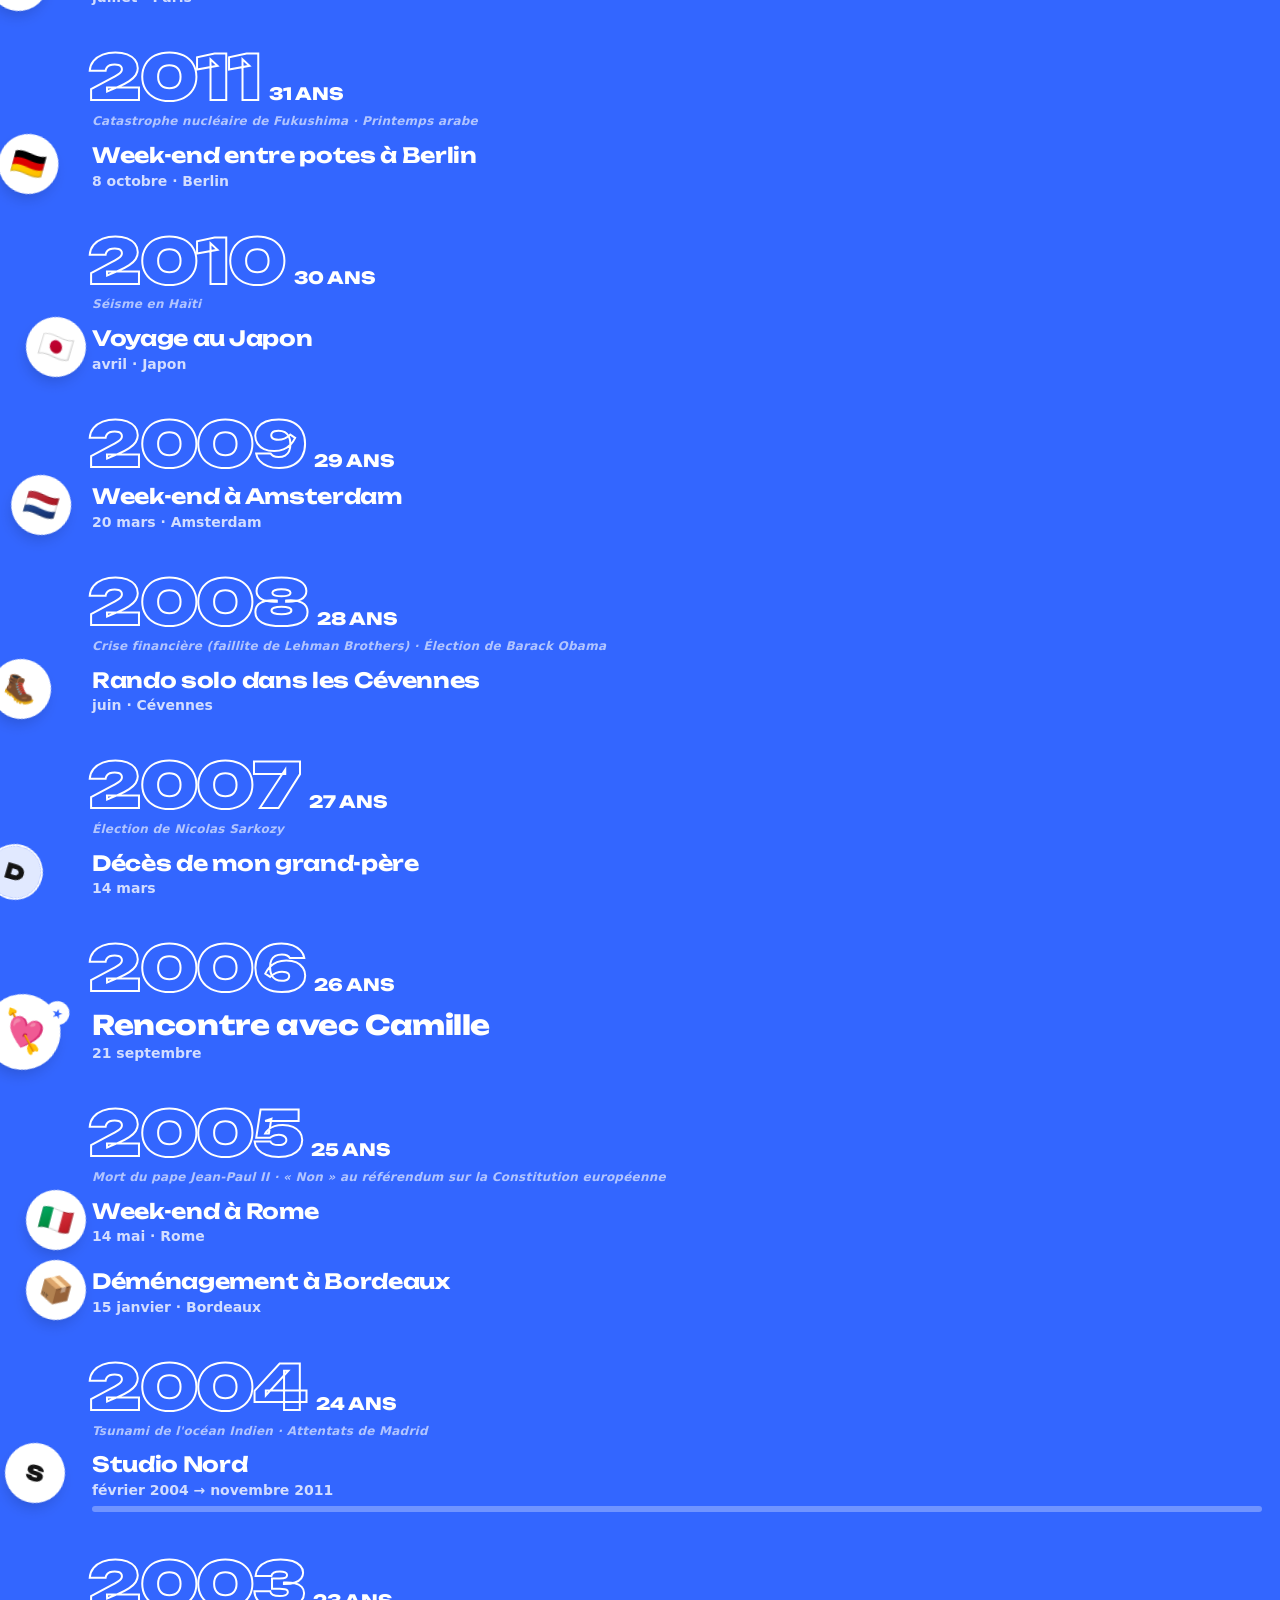
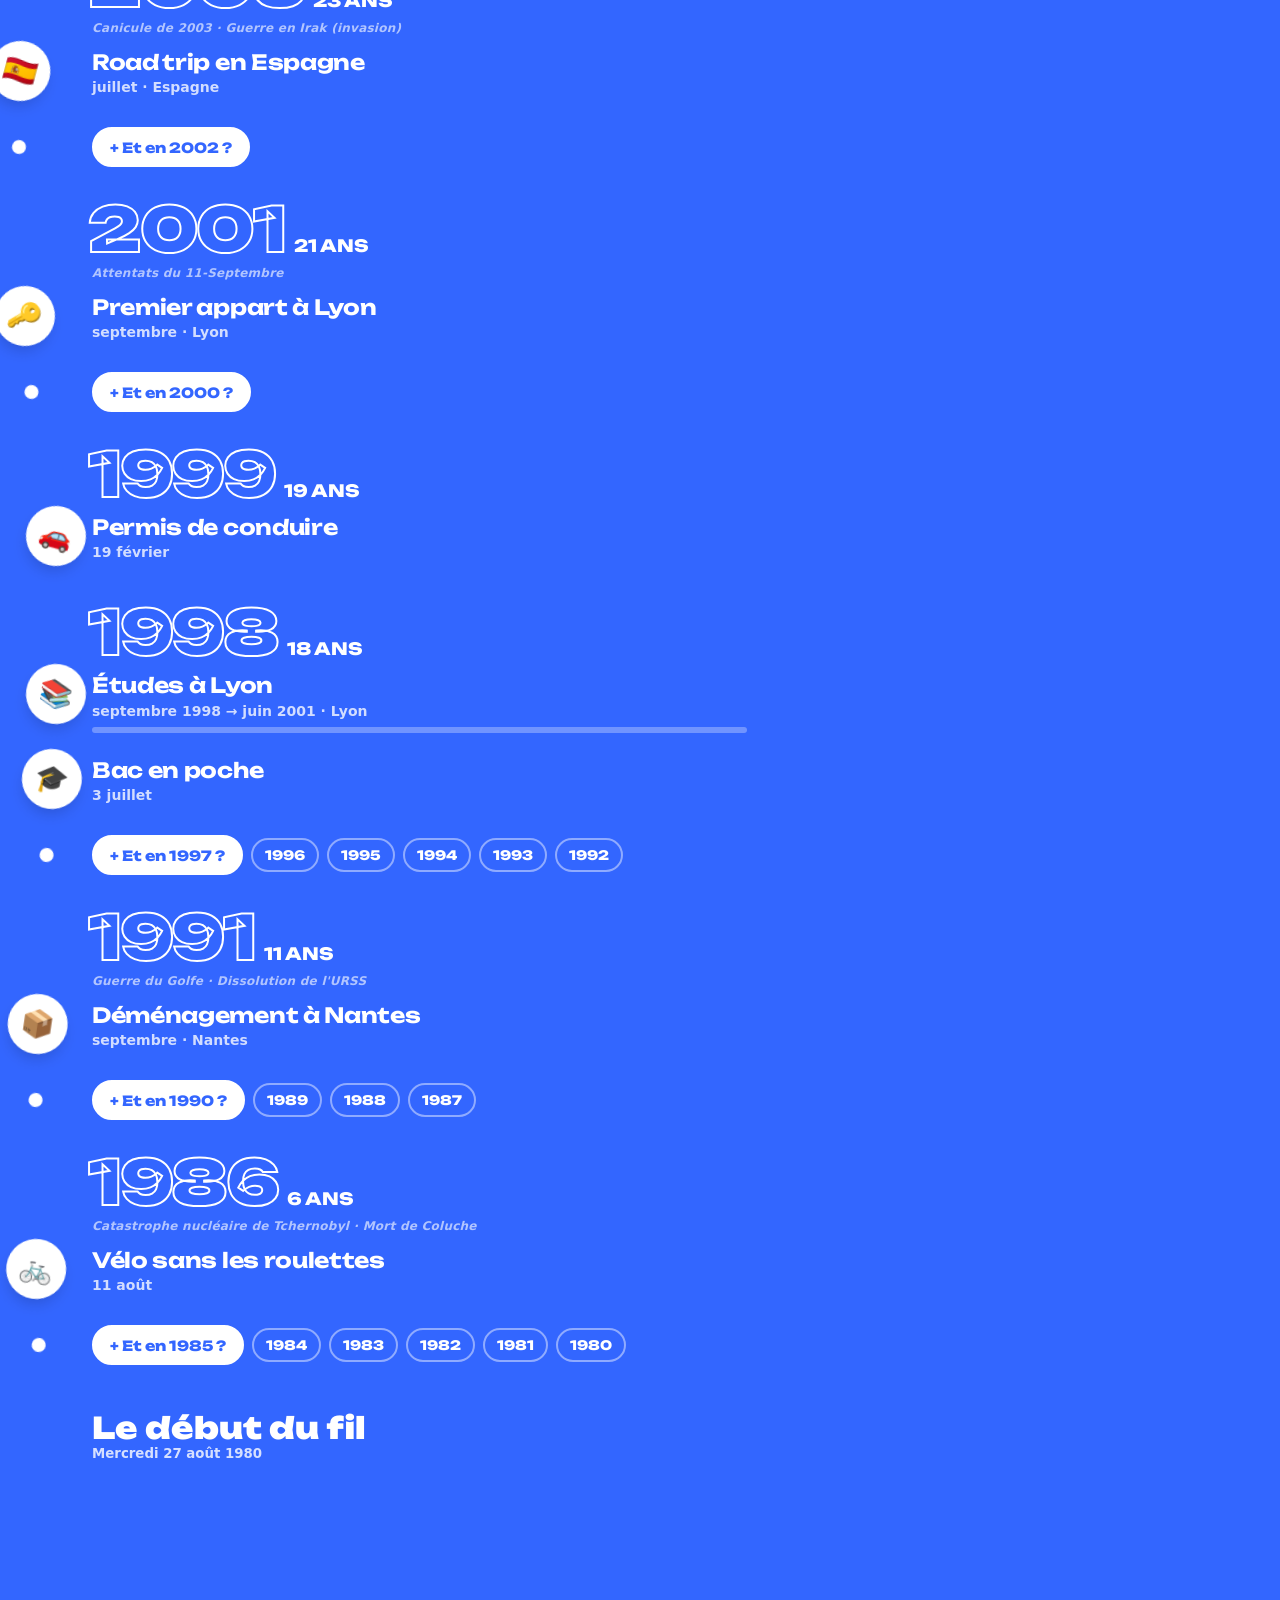
<file: milestone/directions/fil.html>
<!doctype html>
<html lang="fr">
<head>
<meta charset="utf-8">
<meta name="robots" content="noindex">
<meta name="viewport" content="width=device-width, initial-scale=1, viewport-fit=cover">
<title>Fil vivant</title>
<style>
@font-face { font-family: "Unb"; src: url("fonts/Unbounded-latin.woff2") format("woff2"); font-weight: 200 900; font-display: swap; }
:root { --bg: #3366FF; --ink: #FFFFFF; --unb: "Unb", ui-rounded, system-ui, sans-serif; --ui: ui-rounded, system-ui, sans-serif; color-scheme: light; }
* { box-sizing: border-box; -webkit-tap-highlight-color: transparent; }
html { background: var(--bg); transition: background-color .5s; }
body { margin: 0; color: var(--ink); font-family: var(--ui); transition: color .35s; -webkit-user-select: none; user-select: none; overflow-x: hidden; }
/* En sombre, la couleur du temps reste, assourdie, sur un fond profond. */
@media (prefers-color-scheme: dark) { :root:not([data-theme="light"]) { --dim: 1; } }
:root[data-theme="dark"] { --dim: 1; }
button { font: inherit; color: inherit; border: 0; background: none; padding: 0; cursor: pointer; }
svg.thread { position: fixed; left: 0; top: 0; width: 100%; height: 100%; pointer-events: none; z-index: 0; }
svg.thread path { fill: none; stroke: var(--ink); stroke-width: 4; stroke-linecap: round; opacity: .9; transition: stroke .35s; }

.head { position: relative; z-index: 2; padding: calc(env(safe-area-inset-top) + 18px) 20px 10px 92px; }
.head .k { font: 800 13px var(--ui); letter-spacing: .1em; text-transform: uppercase; opacity: .75; }
.head h1 { margin: 4px 0 0; font: 900 34px/1 var(--unb); letter-spacing: -.02em; }
.echo { margin: 16px 0 0; display: flex; align-items: center; gap: 12px; text-align: left; }
.echo .ring { width: 60px; height: 60px; border-radius: 50%; padding: 3px; background: conic-gradient(var(--ink) 0 100%); flex: none; animation: spin 6s linear infinite; }
.echo .ring span { display: grid; place-items: center; width: 100%; height: 100%; border-radius: 50%; background: var(--bg); font-size: 28px; border: 3px solid var(--bg); transition: background-color .5s, border-color .5s; }
.echo b { display: block; font: 800 15px/1.15 var(--unb); }
.echo small { display: block; font-weight: 800; font-size: 13px; opacity: .8; margin-top: 3px; }
@keyframes spin { to { filter: hue-rotate(0); } }

main { position: relative; z-index: 1; padding-bottom: 160px; }
.year { position: relative; padding: 26px 18px 6px 92px; }
.year .num { display: flex; align-items: baseline; gap: 8px 10px; margin-left: -4px; flex-wrap: wrap; }
.year .num b { font: 900 62px/0.9 var(--unb); letter-spacing: -.04em; color: transparent; -webkit-text-stroke: 2px var(--ink); }
.year .num span { font: 800 17px/1 var(--unb); text-transform: uppercase; }
.year .hist { margin: 8px 0 0; font: italic 700 12px/1.4 var(--ui); opacity: .62; letter-spacing: .02em; }
.m { position: relative; display: block; width: 100%; text-align: left; padding: 14px 0 12px; min-height: 64px; }
.m .charm { position: absolute; left: -36px; top: 8px; width: 52px; height: 52px; margin-left: -26px; border-radius: 50%; background: #fff; color: #141414; display: grid; place-items: center; font-size: 27px; box-shadow: 0 0 0 4px var(--ink), 0 8px 16px rgba(0,0,0,.18); will-change: transform; transition: box-shadow .35s; }
.m .charm .ini { font: 900 21px var(--unb); }
.m.star .charm { width: 68px; height: 68px; margin-left: -34px; top: 2px; font-size: 36px; }
.m.star .charm::after { content: "★"; position: absolute; right: -6px; top: -6px; width: 24px; height: 24px; border-radius: 50%; background: var(--ink); color: var(--bg); font-size: 13px; display: grid; place-items: center; transition: background-color .35s, color .35s; }
.m.sober .charm { background: rgba(255,255,255,.85); box-shadow: 0 0 0 2px var(--ink); }
.m .t { display: block; font: 700 21px/1.12 var(--unb); letter-spacing: -.015em; }
.m.star .t { font-size: 27px; font-weight: 800; }
.m .d { display: block; margin-top: 5px; font-weight: 800; font-size: 14px; opacity: .78; }
.m .pbar { display: block; height: 6px; border-radius: 3px; background: currentColor; opacity: .3; margin-top: 8px; width: var(--w); }
.empties { position: relative; padding: 14px 18px 8px 92px; display: flex; flex-wrap: wrap; gap: 8px; align-items: center; }
.empties .knot { position: absolute; left: 56px; top: 34px; width: 14px; height: 14px; margin: -7px; border-radius: 50%; background: var(--ink); will-change: transform; }
.empties button { height: 34px; padding: 0 12px; border-radius: 17px; border: 2px solid color-mix(in srgb, var(--ink) 45%, transparent); font: 800 13px var(--unb); }
.empties button.ask { background: var(--ink); color: var(--bg); border-color: var(--ink); font-size: 14px; height: 40px; padding: 0 16px; border-radius: 20px; transition: background-color .35s, color .35s; }
.foot { padding: 40px 18px 0 92px; }
.foot b { display: block; font: 900 30px/1 var(--unb); }
.foot small { font-weight: 800; opacity: .8; }

.add { position: fixed; left: 50%; bottom: calc(env(safe-area-inset-bottom) + 18px); z-index: 10; width: 76px; height: 76px; margin-left: -38px; border-radius: 50%; background: var(--ink); color: var(--bg); display: grid; place-items: center; box-shadow: 0 12px 28px rgba(0,0,0,.25); transition: background-color .35s, color .35s; }
.add svg { width: 34px; height: 34px; stroke: currentColor; stroke-width: 4; stroke-linecap: round; fill: none; }
.add:active { transform: scale(.92); }

/* Raconter : tout l'écran prend la couleur du moment */
.reveal { position: fixed; z-index: 30; left: 50%; top: 0; width: 200vmax; height: 200vmax; margin-left: -100vmax; border-radius: 50%; background: var(--rc); transform: scale(0); pointer-events: none; will-change: transform; transition: background-color .4s; }
.comp { position: fixed; inset: 0 0 var(--kb, 0) 0; z-index: 31; display: none; flex-direction: column; padding: calc(env(safe-area-inset-top) + 14px) 22px max(18px, calc(env(safe-area-inset-bottom) + 18px - var(--kb, 0px))); color: var(--rink); transition: color .35s; }
.comp.on { display: flex; }
.comp .x { align-self: flex-end; width: 44px; height: 44px; border-radius: 50%; background: color-mix(in srgb, var(--rink) 15%, transparent); font-size: 22px; font-weight: 900; }
.comp .charm-big { align-self: center; margin-top: 8px; width: 112px; height: 112px; border-radius: 50%; background: #fff; color: #141414; display: grid; place-items: center; font-size: 58px; box-shadow: 0 0 0 6px var(--rink), 0 16px 34px rgba(0,0,0,.2); will-change: transform; }
.comp .charm-big .ini { font: 900 44px var(--unb); }
.comp .charm-big.empty { background: transparent; box-shadow: 0 0 0 4px color-mix(in srgb, var(--rink) 35%, transparent); color: var(--rink); }
.comp textarea { margin-top: 22px; width: 100%; border: 0; outline: none; resize: none; background: transparent; color: inherit; font: 800 34px/1.08 var(--unb); letter-spacing: -.02em; text-align: center; -webkit-user-select: text; user-select: text; min-height: 44px; }
.comp textarea::placeholder { color: inherit; opacity: .45; }
.comp .when { margin-top: 18px; align-self: center; text-align: center; touch-action: none; padding: 10px 18px; border-radius: 22px; cursor: ew-resize; }
.comp .when b { display: block; font: 900 30px/1 var(--unb); text-transform: uppercase; letter-spacing: -.01em; }
.comp .when span { display: block; margin-top: 6px; font-weight: 800; font-size: 15px; opacity: .85; }
.comp .when small { display: block; margin-top: 8px; font-weight: 800; font-size: 12px; opacity: .6; letter-spacing: .06em; text-transform: uppercase; }
.comp .emojis { margin-top: auto; display: flex; gap: 6px; overflow-x: auto; padding: 4px 2px 10px; scrollbar-width: none; }
.comp .emojis button { flex: none; width: 46px; height: 46px; border-radius: 50%; background: color-mix(in srgb, var(--rink) 14%, transparent); font-size: 24px; }
.comp .emojis button[aria-pressed="true"] { background: #fff; box-shadow: 0 0 0 3px var(--rink); }
.comp .go { height: 62px; border-radius: 31px; background: var(--rink); color: var(--rc); font: 900 20px var(--unb); transition: background-color .35s, color .35s; }
.comp .go:disabled { opacity: .35; }
.drop { position: fixed; left: 0; top: 0; z-index: 40; pointer-events: none; will-change: transform; }
.drop .charm-big { width: 52px; height: 52px; margin: -26px; border-radius: 50%; background: #fff; display: grid; place-items: center; font-size: 27px; box-shadow: 0 0 0 4px var(--ink), 0 8px 16px rgba(0,0,0,.2); }
.shout { position: fixed; left: 0; top: 0; z-index: 41; pointer-events: none; font: 900 26px/1 var(--unb); text-transform: uppercase; color: var(--bg); background: var(--ink); padding: 12px 16px; border-radius: 16px; white-space: nowrap; }
.shout small { display: block; font: 800 13px var(--ui); text-transform: none; margin-top: 4px; opacity: .85; }

/* La fiche en plein écran, à la façon d'une story */
.story { position: fixed; inset: 0; z-index: 50; display: none; background: var(--sc); color: var(--sink); padding: calc(env(safe-area-inset-top) + 10px) 22px calc(env(safe-area-inset-bottom) + 18px); flex-direction: column; will-change: transform; touch-action: none; overflow: hidden; }
.story.on { display: flex; }
.bars { display: flex; gap: 4px; }
.bars i { flex: 1; height: 4px; border-radius: 2px; background: color-mix(in srgb, var(--sink) 30%, transparent); overflow: hidden; }
.bars i b { display: block; height: 100%; background: var(--sink); transform-origin: left; transform: scaleX(0); }
.bars i.done b { transform: none; }
.story .top { display: flex; align-items: center; justify-content: space-between; margin-top: 12px; font: 800 13px var(--ui); letter-spacing: .08em; text-transform: uppercase; }
.story .top button { width: 40px; height: 40px; border-radius: 50%; font-size: 20px; background: color-mix(in srgb, var(--sink) 15%, transparent); }
.story .emo { margin-top: 26px; font-size: 104px; line-height: 1; will-change: transform; }
.story .ini { margin-top: 26px; width: 104px; height: 104px; border-radius: 50%; border: 5px solid currentColor; display: grid; place-items: center; font: 900 52px var(--unb); }
.story h2 { margin: 20px 0 0; font: 900 42px/0.98 var(--unb); letter-spacing: -.03em; }
.story .age { margin-top: 18px; font: 900 64px/0.9 var(--unb); letter-spacing: -.04em; }
.story .age small { display: block; font: 800 15px var(--ui); letter-spacing: 0; margin-bottom: 4px; opacity: .8; }
.story .meta { margin-top: 14px; font-weight: 800; font-size: 16px; line-height: 1.45; opacity: .9; }
.story .note { margin: 14px 0 0; font: 700 19px/1.35 var(--ui); }
.story .disc { margin-top: 14px; padding: 12px 14px; border-radius: 14px; background: var(--sink); color: var(--sc); font-weight: 800; font-size: 15px; line-height: 1.3; }
.story .disc b { display: block; font-size: 11px; letter-spacing: .1em; text-transform: uppercase; opacity: .75; }
.story .acts { margin-top: auto; display: flex; justify-content: center; gap: 18px; }
.story .acts button { width: 64px; height: 64px; border-radius: 50%; background: color-mix(in srgb, var(--sink) 16%, transparent); font-size: 24px; display: grid; place-items: center; }
.story .acts button.on { background: var(--sink); color: var(--sc); }
.story .acts small { display: block; text-align: center; font-weight: 800; font-size: 11px; margin-top: 6px; }
.story .tapzones { position: absolute; inset: 120px 0 120px 0; display: flex; }
.story .tapzones i { flex: 1; }
@media (prefers-reduced-motion: reduce) { .echo .ring { animation: none; } }
</style>
</head>
<body>
<svg class="thread" aria-hidden="true"><path d=""/></svg>
<header class="head"></header>
<main></main>
<button class="add" aria-label="Raconter un moment"><svg viewBox="0 0 24 24"><path d="M12 5v14M5 12h14"/></svg></button>
<div class="reveal"></div>
<section class="comp" role="dialog" aria-modal="true"></section>
<section class="story" role="dialog" aria-modal="true"></section>

<script type="module">
import { demoLife, landmarks, decade, mix, TODAY, BIRTH, parts, ts, fmt, fmtInYear, ageLabel, ageText, ago, weekday, cap, esc, initial, springs, tick, burst, velocityTracker, reduced, wait, parseMoment, decorate, suggestEmoji, EMOJI_CHOICES, neighbors, echoOf } from './common.js';

const $ = (s, r = document) => r.querySelector(s);
const $$ = (s, r = document) => [...r.querySelectorAll(s)];
const life = demoLife();
const LMS = landmarks();
const BY = parts(BIRTH).y, TY = parts(TODAY).y;
const dark = () => document.documentElement.dataset.theme === 'dark' || (document.documentElement.dataset.theme !== 'light' && matchMedia('(prefers-color-scheme: dark)').matches);
// En sombre, la couleur est assourdie et l'encre devient claire.
const tone = (d) => (dark() ? { c: mix('#0D0D12', d.c, 0.42), ink: '#FFFFFF' } : d);
const THREAD_X = 56;

/* ---------- Rendu ---------- */
function render() {
  const echo = echoOf(life.map((e) => ({ ...e, status: 'confirmed' })), TODAY);
  $('.head').innerHTML = `<div class="k">${cap(weekday(TODAY))} ${fmt(TODAY)}</div><h1>Aujourd’hui<br>${esc(ageText(TODAY, 'day').replace('tu avais', 'tu as'))}</h1>
    ${echo ? `<button class="echo" data-echo="${echo.event.id}"><span class="ring"><span>${echo.event.emoji ?? '✦'}</span></span><span><b>Il y a ${echo.years} ans, jour pour jour</b><small>${esc(echo.event.title)}</small></span></button>` : ''}`;
  const byYear = new Map();
  for (const e of life) { if (!byYear.has(e.year)) byYear.set(e.year, []); byYear.get(e.year).push(e); }
  let html = '', run = [];
  const flush = () => {
    if (!run.length) return;
    html += `<div class="empties" data-y="${run[0]}"><span class="knot"></span>${run.map((y, i) => i === 0 ? `<button class="ask" data-year="${y}">+ Et en ${y} ?</button>` : `<button data-year="${y}">${y}</button>`).join('')}</div>`;
    run = [];
  };
  for (let y = TY; y >= BY; y--) {
    const evs = byYear.get(y) ?? [];
    if (!evs.length) { run.push(y); continue; }
    flush();
    const lms = LMS.filter((l) => parts(l.date).y === y).slice(0, 2);
    html += `<section class="year" data-y="${y}"><div class="num"><b>${y}</b><span>${y === BY ? 'naissance' : esc(ageLabel(y - BY))}</span></div>
      ${lms.length ? `<p class="hist">${lms.map((l) => esc(l.title)).join(' · ')}</p>` : ''}
      ${evs.map((e) => momentHtml(e)).join('')}</section>`;
  }
  flush();
  html += `<div class="foot" data-y="${BY}"><b>Le début du fil</b><small>${cap(weekday(BIRTH))} ${fmt(BIRTH)}</small></div>`;
  $('main').innerHTML = html;
  measure();
  recolor();
}
function momentHtml(e) {
  const d = e.endDate ? `${fmt(e.startDate, e.startPrecision)} → ${fmt(e.endDate, e.endPrecision)}` : e.startPrecision === 'year' ? 'dans l’année' : fmtInYear(e.startDate, e.startPrecision);
  const w = e.endDate ? Math.min(100, (parts(e.endDate).y - parts(e.startDate).y + 1) * 14) : 0;
  return `<button class="m${e.highlighted ? ' star' : ''}${e.sober ? ' sober' : ''}" data-id="${e.id}"><span class="charm">${e.emoji ?? `<span class="ini">${esc(initial(e.title))}</span>`}</span><span class="t">${esc(e.title)}</span><span class="d">${esc(d)}${e.place ? ` · ${esc(e.place)}` : ''}</span>${w ? `<span class="pbar" style="--w:${w}%"></span>` : ''}</button>`;
}

/* ---------- La couleur du temps : le fond suit la décennie au centre de l'écran ---------- */
let marks = [];
function measure() { marks = $$('[data-y]', $('main')).map((el) => ({ el, y: Number(el.dataset.y), top: el.offsetTop + $('main').offsetTop })); }
let curInk = null;
function recolor() {
  const mid = scrollY + innerHeight * 0.45;
  let i = marks.findIndex((m) => m.top > mid);
  if (i === -1) i = marks.length;
  const a = marks[Math.max(0, i - 1)], b = marks[i];
  let year = a ? a.y : TY;
  let color = tone(decade(year)).c, ink = tone(decade(year)).ink;
  if (a && b && Math.floor(a.y / 10) !== Math.floor(b.y / 10)) {
    // Entre deux décennies, la couleur glisse de l'une à l'autre.
    const f = Math.min(1, Math.max(0, (mid - a.top) / (b.top - a.top)));
    const fe = f * f * (3 - 2 * f);
    color = mix(tone(decade(a.y)).c, tone(decade(b.y)).c, fe);
    ink = fe < 0.5 ? tone(decade(a.y)).ink : tone(decade(b.y)).ink;
  }
  const root = document.documentElement.style;
  root.setProperty('--bg', color);
  if (ink !== curInk) { root.setProperty('--ink', ink); curInk = ink; }
}

/* ---------- Le fil : élastique, il ploie avec la vitesse et revient en oscillant ---------- */
const path = $('svg.thread path');
let dent = { y: 0 };
let bendS = null;
function threadX(y) {
  const H = innerHeight;
  if (!bendS) return THREAD_X;
  const bow = bendS.val.b * Math.sin(Math.PI * Math.min(1, Math.max(0, y / H)));
  const dentX = bendS.val.d * Math.exp(-(((y - dent.y) / 70) ** 2));
  return THREAD_X + bow + dentX;
}
function drawThread() {
  const H = innerHeight;
  const firstTop = (marks[0]?.top ?? 0) - scrollY - 30;
  const lastTop = (marks.at(-1)?.top ?? 0) - scrollY + 10;
  const y0 = Math.max(-10, firstTop), y1 = Math.min(H + 10, lastTop);
  let d = '';
  for (let y = y0; y <= y1; y += 8) d += `${d ? 'L' : 'M'}${threadX(y).toFixed(1)},${y.toFixed(1)}`;
  path.setAttribute('d', d);
  // Les breloques et les nœuds suivent le fil là où ils sont.
  for (const c of $$('.m .charm, .empties .knot')) {
    const r = c.parentElement.getBoundingClientRect();
    if (r.bottom < -80 || r.top > H + 80) continue;
    const cy = r.top + 34;
    const dx = threadX(cy) - THREAD_X;
    c.style.transform = `translateX(${dx.toFixed(1)}px) rotate(${(-bendS.val.b * 0.4).toFixed(1)}deg)`;
  }
}
bendS = springs({ b: 0, d: 0 }, () => drawThread(), { k: 90, c: 7 });
let lastY = scrollY, lastT = performance.now(), idle = 0;
addEventListener('scroll', () => {
  const now = performance.now();
  const v = (scrollY - lastY) / Math.max(1, now - lastT) * 1000;
  lastY = scrollY; lastT = now;
  recolor();
  if (!reduced()) bendS.to({ b: Math.max(-46, Math.min(46, -v * 0.018)) }, { k: 160, c: 18 });
  drawThread();
  clearTimeout(idle);
  idle = setTimeout(() => bendS.to({ b: 0 }, { k: 90, c: 6 }), 70);
}, { passive: true });
addEventListener('resize', () => { measure(); recolor(); drawThread(); });

/* ---------- Raconter : l'écran se teint, le moment se forme, on l'accroche ---------- */
const reveal = $('.reveal'), comp = $('.comp');
const revS = springs({ s: 0 }, (v) => { reveal.style.transform = `scale(${v.s})`; }, { k: 140, c: 22 });
const DAY = 86400000;
function shift(date, precision, n) {
  const p = parts(date);
  if (precision === 'year') return String(p.y + n);
  if (precision === 'month') { const m = p.y * 12 + p.m + n; return `${Math.floor(m / 12)}-${String((m % 12) + 1).padStart(2, '0')}`; }
  return new Date(Date.UTC(p.y, p.m, p.d) + n * DAY).toISOString().slice(0, 10);
}
function openComposer({ year } = {}) {
  const st = { text: '', override: year ? { startDate: String(year), startPrecision: 'year', endDate: null, endPrecision: null } : null, overrideFor: undefined, emoji: undefined };
  const addR = $('.add').getBoundingClientRect();
  reveal.style.top = `${addR.top + addR.height / 2}px`;
  reveal.style.marginTop = '-100vmax';
  const setTint = (d) => { const t = tone(d); reveal.style.setProperty('--rc', t.c); comp.style.setProperty('--rc', t.c); comp.style.setProperty('--rink', t.ink); };
  setTint(decade(year ?? TY));
  revS.set({ s: 0 }).to({ s: 1 });
  comp.innerHTML = `<button class="x" aria-label="Fermer">×</button>
    <div class="charm-big empty"></div>
    <textarea rows="1" placeholder="Raconte-le comme tu le dirais" enterkeyhint="done" autocapitalize="sentences"></textarea>
    <div class="when"></div>
    <div class="emojis"></div>
    <button class="go" disabled>Accrocher à mon fil</button>`;
  comp.classList.add('on');
  const ta = $('textarea', comp), charm = $('.charm-big', comp), when = $('.when', comp), go = $('.go', comp), emojis = $('.emojis', comp);
  const chS = springs({ s: 1, r: 0 }, (v) => { charm.style.transform = `scale(${v.s}) rotate(${v.r}deg)`; }, { k: 400, c: 13 });
  chS.set({ s: 0.3 }).to({ s: 1 });
  let lastFace = null;
  const eff = () => {
    const p = parseMoment(st.text, { today: TODAY, birth: BIRTH });
    if (!p) return null;
    const dated = st.override && (p.guessed || st.overrideFor === p.startDate) ? { ...p, ...st.override, guessed: false } : p;
    return decorate({ ...dated, emoji: st.emoji !== undefined ? st.emoji : suggestEmoji(dated.title) });
  };
  function paint() {
    const e = eff();
    go.disabled = !e?.title;
    ta.style.fontSize = `${Math.max(22, 34 - Math.max(0, st.text.length - 18) * 0.5)}px`;
    ta.style.height = 'auto';
    ta.style.height = `${ta.scrollHeight}px`;
    if (!e?.title) {
      charm.className = 'charm-big empty';
      charm.innerHTML = '';
      when.innerHTML = year ? `<b>${year}</b><span>${esc(ageText(String(year), 'year'))}</span>` : '<span>La date se lit dans ta phrase</span>';
      emojis.innerHTML = '';
      lastFace = null;
      return;
    }
    setTint(e.sober ? { c: '#8E8A85', ink: '#FFFFFF' } : decade(e.year));
    const face = e.emoji ?? `<span class="ini">${esc(initial(e.title))}</span>`;
    if (face !== lastFace) { charm.className = 'charm-big'; charm.innerHTML = face; chS.set({ s: 0.55, r: -16 }).to({ s: 1, r: 0 }); lastFace = face; }
    const w = e.guessed ? 'Aujourd’hui ?' : e.endDate ? `${fmt(e.startDate, e.startPrecision)} → ${fmt(e.endDate, e.endPrecision)}` : fmt(e.startDate, e.startPrecision);
    when.innerHTML = `<b>${esc(w)}</b>${e.guessed ? '' : `<span>${esc(ageText(e.startDate, e.startPrecision))}</span>`}${e.endDate ? '' : '<small>‹ glisse pour changer ›</small>'}`;
    const sugg = suggestEmoji(e.title);
    emojis.innerHTML = [`<button data-emo="" aria-pressed="${e.emoji == null}" style="font:900 17px var(--unb)">${esc(initial(e.title))}</button>`, ...[...new Set([sugg, ...EMOJI_CHOICES].filter(Boolean))].map((x) => `<button data-emo="${x}" aria-pressed="${x === e.emoji}">${x}</button>`)].join('');
  }
  ta.addEventListener('input', () => { st.text = ta.value.replace(/\n/g, ' '); paint(); });
  ta.addEventListener('keydown', (ev) => { if (ev.key === 'Enter') { ev.preventDefault(); go.click(); } });
  emojis.addEventListener('click', (ev) => { const b = ev.target.closest('[data-emo]'); if (!b) return; st.emoji = b.dataset.emo || null; tick(); paint(); });
  let sx = null, acc = 0;
  when.addEventListener('pointerdown', (ev) => { const e = eff(); if (!e?.title || e.endDate) return; sx = ev.clientX; acc = 0; when.setPointerCapture(ev.pointerId); });
  when.addEventListener('pointermove', (ev) => {
    if (sx == null) return;
    const dx = ev.clientX - sx;
    when.style.transform = `translateX(${dx * 0.3}px)`;
    while (Math.abs(dx - acc) >= 30) {
      const dir = dx - acc > 0 ? 1 : -1;
      acc += dir * 30;
      const e = eff();
      const next = shift(e.startDate, e.startPrecision, dir);
      if (next > TODAY.slice(0, next.length) || next < BIRTH.slice(0, next.length)) continue;
      st.override = { startDate: next, startPrecision: e.startPrecision, endDate: null, endPrecision: null };
      st.overrideFor = parseMoment(st.text, { today: TODAY, birth: BIRTH })?.startDate;
      tick();
      paint();
    }
  });
  when.addEventListener('pointerup', () => { sx = null; when.animate([{ transform: when.style.transform }, { transform: 'none' }], { duration: 250, easing: 'cubic-bezier(.3,1.6,.5,1)' }); when.style.transform = ''; });
  $('.x', comp).addEventListener('click', () => closeComposer());
  go.addEventListener('click', () => { const e = eff(); if (e?.title) hang(e, charm); });
  paint();
  ta.focus({ preventScroll: true });
}
function closeComposer() {
  comp.classList.remove('on');
  document.activeElement?.blur?.();
  revS.to({ s: 0 }, { k: 200, c: 26 });
}

async function hang(e, charm) {
  const r = charm.getBoundingClientRect();
  tick();
  closeComposer();
  e.id = `new${Date.now()}`;
  life.push(e);
  life.sort((a, b) => ts(b.startDate) - ts(a.startDate));
  render();
  const el = $(`.m[data-id="${e.id}"]`);
  const c = $('.charm', el);
  c.style.visibility = 'hidden';
  const top = el.getBoundingClientRect().top + scrollY - innerHeight * 0.42;
  scrollTo({ top, behavior: 'auto' });
  recolor();
  await wait(120);
  // La breloque tombe du haut de l'écran, le fil encaisse, puis elle se balance.
  const cr = c.getBoundingClientRect();
  const drop = document.createElement('div');
  drop.className = 'drop';
  drop.innerHTML = `<div class="charm-big">${e.emoji ?? `<span style="font:900 21px var(--unb)">${esc(initial(e.title))}</span>`}</div>`;
  document.body.append(drop);
  const tx = cr.left + cr.width / 2, ty = cr.top + cr.height / 2;
  const dS = springs({ x: tx, y: -60, s: 1.6 }, (v) => { drop.style.transform = `translate(${v.x}px,${v.y}px) scale(${v.s})`; }, { k: 170, c: 13 });
  await new Promise((res) => { dS.to({ y: ty, s: 1 }); setTimeout(res, reduced() ? 0 : 260); });
  dent.y = ty;
  tick(true);
  bendS.set({ d: 0 }).to({ d: 0 }, { v: { d: e.sober ? 120 : 420 } });
  if (!e.sober) burst(tx, ty, '#FFFFFF', { n: 12, spread: 80 });
  await wait(500);
  drop.remove();
  c.style.visibility = '';
  const sh = document.createElement('div');
  sh.className = 'shout';
  sh.innerHTML = `${e.sober ? 'Accroché.' : 'Accroché !'}<small>${esc(cap(fmt(e.startDate, e.startPrecision)))} · ${esc(ageText(e.startDate, e.startPrecision))}</small>`;
  document.body.append(sh);
  sh.animate([{ transform: `translate(${tx + 36}px,${ty - 70}px) rotate(-5deg) scale(.4)`, opacity: 0 }, { transform: `translate(${tx + 36}px,${ty - 84}px) rotate(-4deg) scale(1.06)`, opacity: 1, offset: 0.15 }, { transform: `translate(${tx + 36}px,${ty - 84}px) rotate(-4deg) scale(1)`, opacity: 1, offset: 0.85 }, { transform: `translate(${tx + 36}px,${ty - 96}px) rotate(-4deg)`, opacity: 0 }], { duration: reduced() ? 1500 : 2100 }).onfinish = () => sh.remove();
}

/* ---------- La fiche : une story, toucher à droite pour la suite ---------- */
const story = $('.story');
let sIndex = 0, sList = [], sTimer = 0, sMode = 'moment';
const stS = springs({ y: 0, s: 1 }, (v) => { story.style.transform = `translateY(${v.y}px) scale(${v.s})`; story.style.borderRadius = `${Math.min(40, v.y / 4)}px`; }, { k: 300, c: 28 });
function openStory(list, i, mode = 'moment') {
  sList = list; sIndex = i; sMode = mode;
  story.classList.add('on');
  stS.set({ y: innerHeight * 0.15, s: 0.9 }).to({ y: 0, s: 1 });
  showStory();
}
function showStory() {
  const e = sList[sIndex];
  const t = e.sober ? { c: '#5E5A57', ink: '#FFFFFF' } : tone(e.color);
  story.style.setProperty('--sc', t.c);
  story.style.setProperty('--sink', t.ink);
  const age = ageText(e.startDate, e.startPrecision);
  const n = age.match(/\d+/)?.[0];
  const { discovery } = neighbors(e, life, LMS);
  const kicker = sMode === 'echo' ? 'Il y a 10 ans, jour pour jour' : `${e.year} · ${ageLabel(e.year - BY)}`;
  const when = e.endDate ? `${fmt(e.startDate, e.startPrecision)} → ${fmt(e.endDate, e.endPrecision)}` : e.startPrecision === 'day' ? `${weekday(e.startDate)} ${fmt(e.startDate)}` : fmt(e.startDate, e.startPrecision);
  story.innerHTML = `<div class="bars">${sList.map((_, j) => `<i class="${j < sIndex ? 'done' : ''}"><b></b></i>`).join('')}</div>
    <div class="top"><span>${esc(kicker)}</span><button data-s="close" aria-label="Fermer">×</button></div>
    ${e.emoji ? `<div class="emo">${e.emoji}</div>` : `<div class="ini">${esc(initial(e.title))}</div>`}
    <h2>${esc(e.title)}</h2>
    ${n ? `<div class="age"><small>${age.startsWith('tu avais') ? 'tu avais' : 'l’année de tes'}</small>${n} ans</div>` : ''}
    <div class="meta">${esc(cap(when))} · ${esc(ago(e.startDate, TODAY))}${e.place ? `<br>📍 ${esc(e.place)}` : ''}</div>
    ${e.note ? `<p class="note">${esc(e.note)}</p>` : ''}
    ${discovery ? `<div class="disc"><b>Découverte</b>${discovery.closeness === 'day' ? 'Le même jour' : 'La même semaine'} : ${esc(discovery.title)}</div>` : ''}
    <div class="tapzones"><i data-s="prev"></i><i data-s="next"></i></div>
    <div class="acts"><div><button data-s="star" class="${e.highlighted ? 'on' : ''}" aria-label="Temps fort">★</button><small>Temps fort</small></div><div><button data-s="send" aria-label="Envoyer">↗</button><small>Envoyer</small></div><div><button data-s="edit" aria-label="Modifier">✎</button><small>Modifier</small></div></div>`;
  const emo = $('.emo, .ini', story);
  springs({ s: 0.3, r: -25 }, (v) => { emo.style.transform = `scale(${v.s}) rotate(${v.r}deg)`; }, { k: 300, c: 12 }).to({ s: 1, r: 0 });
  const bar = $$('.bars i', story)[sIndex]?.firstChild;
  clearTimeout(sTimer);
  if (bar) {
    const dur = sMode === 'echo' ? 6000 : 7000;
    bar.animate([{ transform: 'scaleX(0)' }, { transform: 'scaleX(1)' }], { duration: dur, fill: 'forwards' });
    sTimer = setTimeout(() => step(1), dur);
  }
}
function step(dir) {
  const j = sIndex + dir;
  if (j < 0) return;
  if (j >= sList.length) return closeStory();
  sIndex = j;
  tick();
  showStory();
}
function closeStory() {
  clearTimeout(sTimer);
  stS.to({ y: innerHeight, s: 0.85 }, { k: 220, c: 26, done: () => { story.classList.remove('on'); story.style.transform = ''; } });
}
{
  let y0 = null, x0 = 0, moved = false, vt = velocityTracker();
  story.addEventListener('pointerdown', (ev) => { y0 = ev.clientY; x0 = ev.clientX; moved = false; vt.reset(); vt.add(0, ev.clientY); });
  story.addEventListener('pointermove', (ev) => {
    if (y0 == null) return;
    const dy = ev.clientY - y0;
    vt.add(0, ev.clientY);
    if (Math.abs(dy) > 10) moved = true;
    if (moved) { clearTimeout(sTimer); stS.set({ y: Math.max(0, dy), s: 1 - Math.max(0, dy) / innerHeight * 0.25 }); }
  });
  story.addEventListener('pointerup', (ev) => {
    if (y0 == null) return;
    const dy = ev.clientY - y0;
    y0 = null;
    if (moved) {
      if (dy > 140 || vt.get().y > 800) closeStory();
      else { stS.to({ y: 0, s: 1 }, { k: 320, c: 22 }); showStory(); }
      return;
    }
    const a = ev.target.closest('[data-s]');
    if (!a) return;
    const e = sList[sIndex];
    if (a.dataset.s === 'close') return closeStory();
    if (a.dataset.s === 'next') return step(1);
    if (a.dataset.s === 'prev') return step(-1);
    if (a.dataset.s === 'star') {
      e.highlighted = !e.highlighted;
      a.classList.toggle('on', e.highlighted);
      tick(e.highlighted);
      $(`.m[data-id="${e.id}"]`)?.classList.toggle('star', e.highlighted);
      if (e.highlighted && !e.sober) {
        const r = a.getBoundingClientRect();
        burst(r.left + r.width / 2, r.top + r.height / 2, getComputedStyle(story).getPropertyValue('--sink'), { n: 18, spread: 110 });
        story.animate([{ transform: 'scale(1)' }, { transform: 'scale(1.025)' }, { transform: 'scale(1)' }], { duration: reduced() ? 1 : 300 });
      }
    }
  });
}

document.addEventListener('click', (ev) => {
  const m = ev.target.closest('.m');
  if (m) {
    tick();
    const e = life.find((x) => x.id === m.dataset.id);
    const sameYear = life.filter((x) => x.year === e.year).sort((a, b) => ts(a.startDate) - ts(b.startDate));
    return openStory(sameYear, sameYear.indexOf(e));
  }
  const echo = ev.target.closest('[data-echo]');
  if (echo) { tick(); return openStory([life.find((x) => x.id === echo.dataset.echo)], 0, 'echo'); }
  const y = ev.target.closest('[data-year]');
  if (y) { tick(); return openComposer({ year: Number(y.dataset.year) }); }
});
$('.add').addEventListener('click', () => { tick(); openComposer(); });
matchMedia('(prefers-color-scheme: dark)').addEventListener('change', () => { curInk = null; recolor(); });

render();
drawThread();
const params = new URLSearchParams(location.search);
// À l'ouverture, l'écho du jour s'ouvre en plein écran, comme une story.
const echoE = echoOf(life.map((e) => ({ ...e, status: 'confirmed' })), TODAY);
if (echoE && !params.has('noecho')) setTimeout(() => openStory([echoE.event], 0, 'echo'), 350);
window.__fil = { openComposer, life, openStory: (i) => { const e = life[i]; const s = life.filter((x) => x.year === e.year).sort((a, b) => ts(a.startDate) - ts(b.startDate)); openStory(s, s.indexOf(e)); }, bendS, drawThread };
</script>
</body>
</html>
</file>
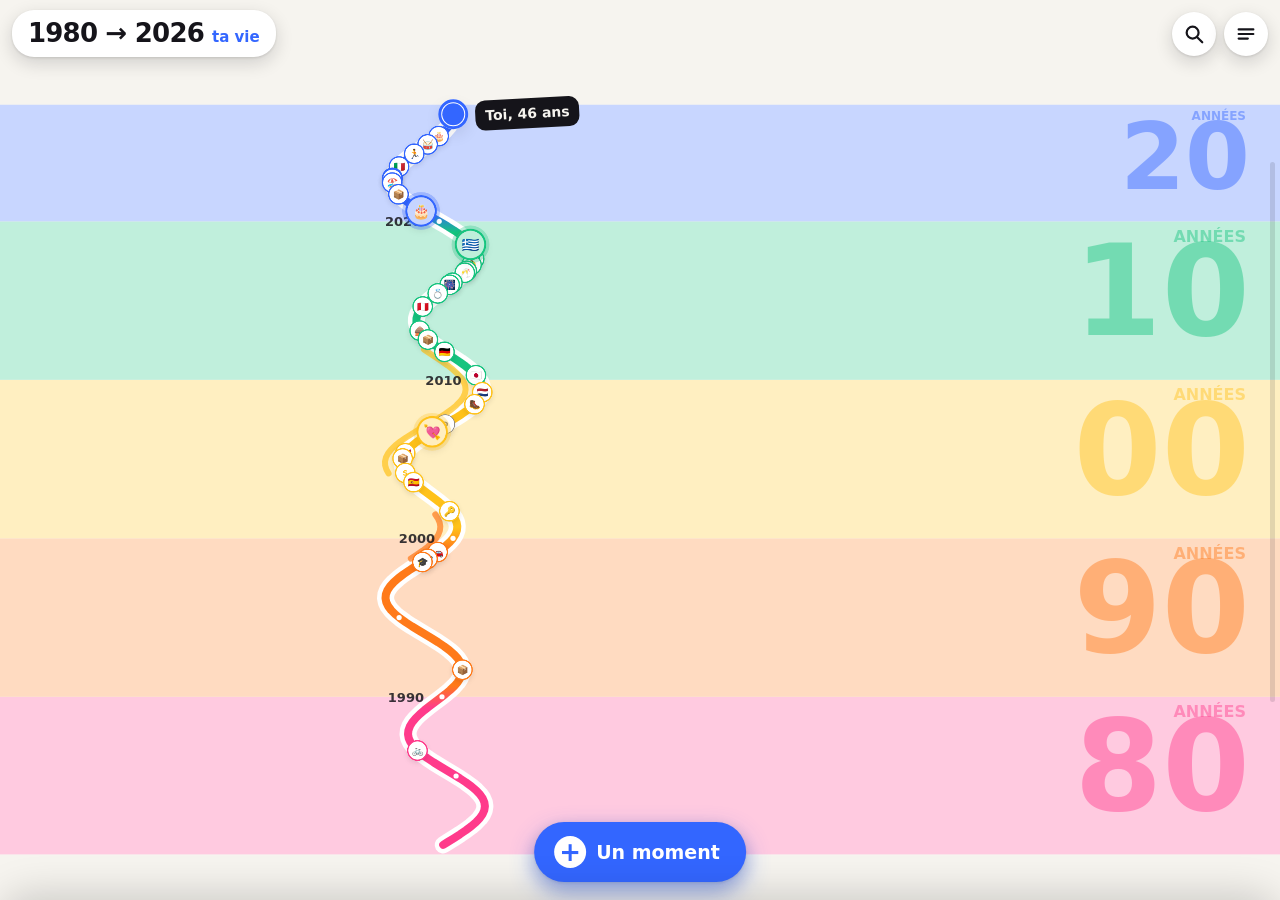
<file: milestone/directions/survol.html>
<!doctype html>
<html lang="fr">
<head>
<meta charset="utf-8">
<meta name="robots" content="noindex">
<meta name="viewport" content="width=device-width, initial-scale=1, viewport-fit=cover, user-scalable=no">
<meta name="theme-color" content="#F6F4EF">
<title>Survol</title>
<style>
:root {
  --bg: #F6F4EF; --ink: #15141A; --ink2: #5E5B66; --card: #FFFFFF; --line: rgba(21,20,26,.08);
  --shadow: 0 6px 18px rgba(21,20,26,.16), 0 1px 3px rgba(21,20,26,.12);
  --font: ui-rounded, "SF Pro Rounded", system-ui, sans-serif;
  color-scheme: light;
}
@media (prefers-color-scheme: dark) {
  :root:not([data-theme="light"]) { --bg: #101117; --ink: #F4F2EE; --ink2: #A6A3AE; --card: #1D1E26; --line: rgba(255,255,255,.08); --shadow: 0 6px 18px rgba(0,0,0,.5); color-scheme: dark; }
}
:root[data-theme="dark"] { --bg: #101117; --ink: #F4F2EE; --ink2: #A6A3AE; --card: #1D1E26; --line: rgba(255,255,255,.08); --shadow: 0 6px 18px rgba(0,0,0,.5); color-scheme: dark; }
* { box-sizing: border-box; -webkit-tap-highlight-color: transparent; }
html, body { margin: 0; height: 100%; overflow: hidden; background: var(--bg); color: var(--ink); font-family: var(--font); overscroll-behavior: none; -webkit-user-select: none; user-select: none; }
button { font: inherit; color: inherit; border: 0; background: none; padding: 0; cursor: pointer; }
#map { position: fixed; inset: 0; touch-action: none; }
canvas { position: absolute; inset: 0; width: 100%; height: 100%; }
#pins { position: absolute; inset: 0; pointer-events: none; }

/* Les moments : des pastilles autocollantes posées sur la route */
.pin { position: absolute; left: 0; top: 0; pointer-events: auto; will-change: transform; }
.disc { position: absolute; left: -24px; top: -24px; width: 48px; height: 48px; border-radius: 50%; background: var(--card); display: grid; place-items: center; font-size: 25px; line-height: 1; box-shadow: 0 0 0 3.5px var(--c), var(--shadow); will-change: transform; }
.disc .ini { font-weight: 900; font-size: 20px; color: var(--c); }
.pin.star .disc::before { content: ""; position: absolute; inset: -9px; border-radius: 50%; background: var(--c); opacity: .28; animation: halo 2.4s ease-in-out infinite; z-index: -1; }
@keyframes halo { 50% { transform: scale(1.18); opacity: .12; } }
.pin.sober .disc { box-shadow: 0 0 0 2px var(--c), var(--shadow); }
.lbl { position: absolute; left: 30px; top: -19px; white-space: nowrap; background: var(--card); border-radius: 13px; padding: 5px 11px 5px 11px; box-shadow: var(--shadow); opacity: 0; transform: translateX(-8px) scale(.9); transform-origin: left center; transition: opacity .18s, transform .32s cubic-bezier(.3,1.5,.5,1); pointer-events: none; }
.lbl b { display: block; font-size: 15px; font-weight: 800; letter-spacing: -.01em; max-width: 190px; overflow: hidden; text-overflow: ellipsis; }
.lbl small { display: block; font-size: 12px; font-weight: 700; color: var(--ink2); margin-top: 1px; }
.pin.show-lbl .lbl { opacity: 1; transform: none; }
.ghost { position: absolute; left: 0; top: 0; pointer-events: auto; display: none; align-items: center; gap: 8px; height: 40px; padding: 0 14px 0 6px; margin: -20px 0 0 -20px; border-radius: 20px; border: 2px dashed color-mix(in srgb, var(--c) 70%, transparent); color: var(--ink); font-weight: 800; font-size: 15px; background: color-mix(in srgb, var(--bg) 70%, transparent); opacity: 0; transition: opacity .2s; }
.ghost i { width: 26px; height: 26px; border-radius: 50%; background: var(--c); color: var(--cink); display: grid; place-items: center; font-style: normal; font-size: 18px; font-weight: 900; }
.ghost.on { display: flex; }
.ghost.vis { opacity: 1; }
.me { position: absolute; left: 0; top: 0; pointer-events: none; }
.me .dot { position: absolute; left: -11px; top: -11px; width: 22px; height: 22px; border-radius: 50%; background: var(--c); box-shadow: 0 0 0 4px var(--card), var(--shadow); }
.me .dot::after { content: ""; position: absolute; inset: -4px; border-radius: 50%; border: 3px solid var(--c); animation: ping 2s cubic-bezier(.2,.6,.3,1) infinite; }
@keyframes ping { from { transform: scale(1); opacity: .9; } to { transform: scale(3.2); opacity: 0; } }
.me .tag { position: absolute; left: 22px; top: -16px; white-space: nowrap; font-weight: 900; font-size: 14px; background: var(--ink); color: var(--bg); border-radius: 10px; padding: 7px 10px; transform: rotate(-3deg); }

/* Tête : où l'on est dans sa vie */
.hud { position: fixed; top: calc(env(safe-area-inset-top) + 10px); left: 12px; right: 12px; display: flex; align-items: center; gap: 8px; pointer-events: none; }
.where { pointer-events: auto; display: flex; align-items: baseline; gap: 8px; background: var(--card); border-radius: 22px; padding: 8px 16px 9px; box-shadow: var(--shadow); }
.where b { font-size: 26px; font-weight: 900; letter-spacing: -.03em; font-variant-numeric: tabular-nums; }
.where span { font-size: 15px; font-weight: 800; color: var(--c, var(--ink2)); }
.hud .sp { flex: 1; }
.round { pointer-events: auto; width: 44px; height: 44px; border-radius: 50%; background: var(--card); box-shadow: var(--shadow); display: grid; place-items: center; font-size: 19px; }
.round svg { width: 22px; height: 22px; fill: none; stroke: currentColor; stroke-width: 2.4; stroke-linecap: round; }

/* Zoom au bord : un doigt qui glisse sur le bord droit */
.edge { position: fixed; right: 0; top: 18%; bottom: 22%; width: 34px; touch-action: none; }
.edge::before { content: ""; position: absolute; right: 5px; top: 0; bottom: 0; width: 5px; border-radius: 3px; background: var(--ink); opacity: .12; }
.glue { position: fixed; right: -40px; top: 0; width: 80px; height: 130px; margin-top: -65px; border-radius: 50%; background: var(--ink); transform: scaleX(0); transform-origin: right center; pointer-events: none; will-change: transform; }
.zoomname { position: fixed; right: 54px; top: 0; margin-top: -18px; height: 36px; padding: 0 14px; border-radius: 18px; display: flex; align-items: center; font-weight: 900; font-size: 15px; background: var(--ink); color: var(--bg); opacity: 0; transform: translateX(10px) scale(.9); transition: opacity .15s, transform .25s cubic-bezier(.3,1.6,.5,1); pointer-events: none; white-space: nowrap; }
.zoomname.on { opacity: 1; transform: none; }

/* Poser un moment */
.add { white-space: nowrap; position: fixed; left: 50%; bottom: calc(env(safe-area-inset-bottom) + 18px); height: 60px; padding: 0 26px 0 20px; transform: translateX(-50%); border-radius: 30px; background: var(--c); color: var(--cink); font-weight: 900; font-size: 19px; display: flex; align-items: center; gap: 10px; box-shadow: 0 10px 24px color-mix(in srgb, var(--c) 45%, transparent), var(--shadow); transition: background-color .4s, color .4s; }
.add .plus { width: 32px; height: 32px; border-radius: 50%; background: var(--cink); color: var(--c); display: grid; place-items: center; font-size: 26px; line-height: 1; transition: background-color .4s, color .4s; }
.add:active { transform: translateX(-50%) scale(.94); }

.scrim { position: fixed; inset: 0; background: rgba(10,10,14,.32); opacity: 0; pointer-events: none; transition: opacity .25s; }
.scrim.on { opacity: 1; pointer-events: auto; }
.sheet { position: fixed; left: 0; right: 0; bottom: var(--kb, 0px); background: var(--card); border-radius: 30px 30px 0 0; padding: 12px 20px calc(env(safe-area-inset-bottom) + 20px); box-shadow: 0 -10px 40px rgba(0,0,0,.18); transform: translateY(110%); will-change: transform; max-height: 88vh; overflow: hidden auto; touch-action: pan-y; }
.grip { width: 40px; height: 5px; border-radius: 3px; background: var(--ink); opacity: .18; margin: 0 auto 10px; }

.cap-stage { display: flex; flex-direction: column; align-items: center; padding: 10px 0 4px; min-height: 196px; }
.big-sticker { width: 104px; height: 104px; border-radius: 50%; background: var(--card); box-shadow: 0 0 0 6px var(--c), 0 14px 30px color-mix(in srgb, var(--c) 40%, transparent); display: grid; place-items: center; font-size: 56px; line-height: 1; will-change: transform; transition: box-shadow .35s; }
.big-sticker .ini { font-weight: 900; font-size: 46px; color: var(--c); transition: color .35s; }
.big-sticker.empty { box-shadow: 0 0 0 4px var(--line), none; }
.cap-title { margin: 16px 0 6px; font-size: 25px; font-weight: 900; letter-spacing: -.02em; text-align: center; min-height: 30px; max-width: 100%; overflow: hidden; text-overflow: ellipsis; white-space: nowrap; }
.cap-title .ph { color: var(--ink2); opacity: .5; }
.when-row { display: flex; gap: 8px; align-items: center; justify-content: center; flex-wrap: wrap; min-height: 40px; }
.chip { height: 38px; padding: 0 14px; border-radius: 19px; display: inline-flex; align-items: center; gap: 6px; font-weight: 800; font-size: 16px; background: color-mix(in srgb, var(--c) 18%, var(--card)); color: var(--ink); }
.chip.scrub { background: var(--c); color: var(--cink); touch-action: none; cursor: ew-resize; }
.chip.scrub::before { content: "‹"; opacity: .6; font-size: 20px; margin-right: 2px; }
.chip.scrub::after { content: "›"; opacity: .6; font-size: 20px; margin-left: 2px; }
.chip.ghosty { background: transparent; box-shadow: inset 0 0 0 2px var(--line); color: var(--ink2); }
.emojis { display: flex; gap: 6px; overflow-x: auto; padding: 10px 2px 4px; scrollbar-width: none; }
.emojis[hidden] { display: none; }
.emojis button { flex: none; width: 46px; height: 46px; border-radius: 50%; background: color-mix(in srgb, var(--ink) 6%, transparent); font-size: 24px; }
.emojis button[aria-pressed="true"] { box-shadow: 0 0 0 3px var(--c); background: var(--card); }
.field { width: 100%; font: 800 19px var(--font); color: var(--ink); background: color-mix(in srgb, var(--ink) 6%, transparent); border: 0; border-radius: 18px; padding: 16px 18px; margin-top: 14px; outline: none; -webkit-user-select: text; user-select: text; }
.field::placeholder { color: var(--ink2); opacity: .7; }
.go { width: 100%; height: 58px; margin-top: 12px; border-radius: 29px; background: var(--c); color: var(--cink); font-weight: 900; font-size: 19px; transition: background-color .35s, color .35s, opacity .2s, transform .15s; }
.go:disabled { opacity: .35; }
.go:active { transform: scale(.97); }
.flyer { position: fixed; left: 0; top: 0; z-index: 50; pointer-events: none; will-change: transform; }
.flyer .big-sticker { margin: -52px 0 0 -52px; }
.ripple { position: fixed; left: 0; top: 0; width: 60px; height: 60px; margin: -30px; border-radius: 50%; border: 4px solid var(--c); pointer-events: none; z-index: 40; }
.posed { position: fixed; left: 0; top: 0; z-index: 60; pointer-events: none; white-space: nowrap; background: var(--ink); color: var(--bg); font-weight: 900; font-size: 17px; padding: 10px 14px; border-radius: 14px; }
.posed small { display: block; font-size: 13px; opacity: .75; font-weight: 800; }

/* La fiche d'un moment */
.d-head { display: flex; gap: 16px; align-items: center; margin-top: 4px; }
.d-head .big-sticker { width: 84px; height: 84px; font-size: 46px; flex: none; box-shadow: 0 0 0 5px var(--c), 0 10px 24px color-mix(in srgb, var(--c) 35%, transparent); }
.d-kicker { font-size: 13px; font-weight: 900; text-transform: uppercase; letter-spacing: .06em; color: var(--ink2); }
.d-title { margin: 4px 0 0; font-size: 28px; line-height: 1.08; font-weight: 900; letter-spacing: -.025em; }
.d-chips { display: flex; gap: 8px; flex-wrap: wrap; margin: 16px 0 4px; }
.d-chips .chip.age { background: var(--c); color: var(--cink); }
.d-note { margin: 14px 0 4px; font-size: 18px; font-weight: 700; line-height: 1.35; padding-left: 14px; border-left: 4px solid var(--c); }
.d-actions { display: grid; grid-template-columns: repeat(3, 1fr); gap: 10px; margin: 18px 0 6px; }
.act { height: 66px; border-radius: 20px; background: color-mix(in srgb, var(--ink) 6%, transparent); display: flex; flex-direction: column; align-items: center; justify-content: center; gap: 3px; font-weight: 800; font-size: 13px; }
.act .ic { font-size: 22px; line-height: 1; }
.act.on { background: var(--c); color: var(--cink); }
.act:active { transform: scale(.95); }
.disc-ribbon { margin: 14px 0 0; padding: 12px 14px; border-radius: 16px; background: var(--ink); color: var(--bg); font-weight: 800; font-size: 15px; line-height: 1.3; transform: rotate(-1deg); }
.disc-ribbon b { display: block; font-size: 12px; text-transform: uppercase; letter-spacing: .08em; opacity: .7; }
.around-h { margin: 22px 0 8px; font-size: 13px; font-weight: 900; text-transform: uppercase; letter-spacing: .06em; color: var(--ink2); }
.around { display: flex; gap: 10px; overflow-x: auto; padding: 4px 2px 8px; scrollbar-width: none; }
.nb { flex: none; width: 112px; padding: 12px 10px; border-radius: 18px; background: color-mix(in srgb, var(--nc) 16%, var(--card)); text-align: left; }
.nb .e { width: 40px; height: 40px; border-radius: 50%; background: var(--card); box-shadow: 0 0 0 2.5px var(--nc); display: grid; place-items: center; font-size: 21px; margin-bottom: 8px; }
.nb .e .ini { font-weight: 900; color: var(--nc); }
.nb b { display: block; font-size: 14px; font-weight: 800; line-height: 1.15; }
.nb small { display: block; font-size: 12px; font-weight: 700; color: var(--ink2); margin-top: 3px; }
.nb.hist { background: transparent; box-shadow: inset 0 0 0 2px var(--line); }
.nb.hist b { font-weight: 700; font-style: italic; color: var(--ink2); }

@media (prefers-reduced-motion: reduce) {
  .pin.star .disc::before, .me .dot::after { animation: none; }
}
</style>
</head>
<body>
<div id="map"><canvas></canvas><div id="pins"></div></div>
<div class="hud">
  <div class="where"><b class="y">1980</b><span class="a"></span></div>
  <div class="sp"></div>
  <button class="round" aria-label="Chercher"><svg viewBox="0 0 24 24"><circle cx="10.5" cy="10.5" r="6.5"/><path d="M15.5 15.5 21 21"/></svg></button>
  <button class="round" aria-label="Réglages"><svg viewBox="0 0 24 24"><path d="M4 7h16M4 12h16M4 17h10"/></svg></button>
</div>
<div class="edge" aria-label="Zoomer : glisse le doigt le long du bord"></div>
<div class="glue"></div>
<div class="zoomname"></div>
<button class="add" aria-label="Poser un moment"><span class="plus">+</span>Un moment</button>
<div class="scrim"></div>
<section class="sheet" role="dialog" aria-modal="true"><div class="grip"></div><div class="sheet-body"></div></section>

<script type="module">
import { demoLife, landmarks, decade, SOBER, TODAY, BIRTH, parts, ts, fmt, fmtInYear, ageLabel, ageText, ago, weekday, cap, esc, initial, springs, tick, burst, velocityTracker, reduced, wait, parseMoment, decorate, suggestEmoji, EMOJI_CHOICES, neighbors, mix } from './common.js';

const $ = (s, r = document) => r.querySelector(s);
const life = demoLife();
const LMS = landmarks();

/* ---------- Le temps en coordonnées : t en années décimales ---------- */
const tOf = (iso) => { const p = parts(iso); return p.y + (p.m + (p.d - 1) / 31) / 12; };
const T_TODAY = tOf(TODAY);
const T_BIRTH = tOf(BIRTH);
const ageAtYear = (y) => y - parts(BIRTH).y;
const momentT = (e) => tOf(e.startDate) + (e.startPrecision === 'year' ? 0.5 : e.startPrecision === 'month' ? 0.5 / 12 : 0);

const canvas = $('canvas');
const ctx = canvas.getContext('2d');
let W = 0, H = 0, DPR = 1;
const cam = { ct: (T_TODAY + T_BIRTH) / 2, z: 15 };
const Z_MAX = 1600;
const zFit = () => (H - 210) / (T_TODAY - T_BIRTH + 1.2);
const roadX = (t) => W * 0.34 + Math.sin(t * 0.72) * 34 + Math.sin(t * 0.21) * 16;
const Y = (t) => H / 2 + (cam.ct - t) * cam.z;
const T = (y) => cam.ct + (H / 2 - y) / cam.z;
const dark = () => matchMedia('(prefers-color-scheme: dark)').matches;

function resize() {
  DPR = Math.min(3, devicePixelRatio || 1);
  W = innerWidth; H = innerHeight;
  canvas.width = W * DPR; canvas.height = H * DPR;
  draw();
}

/* ---------- Le fond : territoires des décennies, route, noms en filigrane ---------- */
function bandColor(d) {
  const c = decade(d).c;
  return dark() ? mix('#101117', c, 0.26) : mix('#FFFFFF', c, 0.27);
}
function draw() {
  ctx.setTransform(DPR, 0, 0, DPR, 0, 0);
  const bg = getComputedStyle(document.documentElement).getPropertyValue('--bg').trim() || '#F6F4EF';
  ctx.fillStyle = bg;
  ctx.fillRect(0, 0, W, H);
  const tTop = T(0), tBot = T(H);
  const z = cam.z;
  const ink = dark() ? '244,242,238' : '21,20,26';

  // Territoires : une bande par décennie, entre la naissance et aujourd'hui.
  for (let d = Math.floor(T_BIRTH / 10) * 10; d <= T_TODAY; d += 10) {
    const a = Math.max(d, T_BIRTH - 0.6), b = Math.min(d + 10, T_TODAY + 0.6);
    if (b < tBot || a > tTop) continue;
    ctx.fillStyle = bandColor(d);
    ctx.fillRect(0, Y(b), W, Y(a) - Y(b));
  }
  // Grand nom de la décennie, collé dans le haut visible de son territoire.
  for (let d = Math.floor(T_BIRTH / 10) * 10; d <= T_TODAY; d += 10) {
    const a = Math.max(d, T_BIRTH - 0.6), b = Math.min(d + 10, T_TODAY + 0.6);
    const yTop = Y(b), yBot = Y(a);
    if (yBot < 0 || yTop > H) continue;
    const size = Math.max(70, Math.min(150, (yBot - yTop) * 0.8));
    const y = Math.min(Math.max(yTop + size * 0.9, 110 + size * 0.75), yBot - 12);
    if (y < yTop + size * 0.6) continue;
    ctx.save();
    ctx.globalAlpha = dark() ? 0.55 : 0.45;
    ctx.fillStyle = decade(d).c;
    ctx.font = `900 ${size}px ui-rounded, system-ui`;
    ctx.textAlign = 'right';
    ctx.fillText(`${String(d).slice(2)}`, W - 30, y);
    ctx.font = `900 ${Math.round(size * 0.13)}px ui-rounded, system-ui`;
    ctx.fillText('ANNÉES', W - 34, y - size * 0.74);
    ctx.restore();
  }

  // Les repères publics : des noms de lieux en filigrane.
  if (z > 26 && z < 1200) {
    const alpha = Math.min(1, (z - 26) / 30) * Math.min(1, (1200 - z) / 300);
    ctx.save();
    ctx.globalAlpha = alpha * (dark() ? 0.5 : 0.42);
    ctx.fillStyle = `rgb(${ink})`;
    ctx.font = 'italic 700 11px ui-rounded, system-ui';
    ctx.textAlign = 'left';
    let lastY = -1e9;
    const shown = LMS.filter((l) => { const t = tOf(l.date); return t < tTop + 0.5 && t > tBot - 0.5; }).sort((a, b) => ts(b.date) - ts(a.date));
    for (const l of shown) {
      const y = Y(tOf(l.date) + 0.04);
      if (Math.abs(y - lastY) < 24) continue;
      lastY = y;
      const txt = l.title.toUpperCase().split('').join(String.fromCharCode(8202));
      ctx.fillText(txt.length > 70 ? txt.slice(0, 68) + '…' : txt, roadX(tOf(l.date)) + 34, y + 30);
    }
    ctx.restore();
  }

  // La route du temps : un liseré clair et un cœur coloré qui change de décennie en décennie.
  const y0 = Math.max(-20, Y(T_TODAY)), y1 = Math.min(H + 20, Y(T_BIRTH));
  if (y1 > y0) {
    const path = new Path2D();
    for (let y = y0; y <= y1; y += 4) { const x = roadX(T(y)); y === y0 ? path.moveTo(x, y) : path.lineTo(x, y); }
    path.lineTo(roadX(T(y1)), y1);
    ctx.lineCap = 'round'; ctx.lineJoin = 'round';
    ctx.strokeStyle = dark() ? '#2A2B35' : '#FFFFFF';
    ctx.lineWidth = 17;
    ctx.stroke(path);
    const g = ctx.createLinearGradient(0, Y(T_TODAY), 0, Y(T_BIRTH));
    const span = T_TODAY - T_BIRTH;
    for (let d = Math.floor(T_BIRTH / 10) * 10; d <= T_TODAY + 10; d += 10) {
      const off = (T_TODAY - d) / span;
      const blend = 0.7 / span;
      if (off - blend >= 0 && off - blend <= 1) g.addColorStop(off - blend, decade(d).c);
      if (off + blend >= 0 && off + blend <= 1) g.addColorStop(off + blend, decade(d - 10).c);
    }
    ctx.strokeStyle = g;
    ctx.lineWidth = 8;
    ctx.stroke(path);
  }

  // Les périodes : une voie parallèle à la route, de leur début à leur fin.
  for (const e of life) {
    if (!e.endDate) continue;
    const a = tOf(e.startDate), b = tOf(e.endDate) + 1 / 12;
    const ya = Y(a), yb = Y(b);
    if (ya < 0 && yb < 0 || ya > H && yb > H) continue;
    const p = new Path2D();
    for (let y = Math.max(yb, -10); y <= Math.min(ya, H + 10); y += 4) { const x = roadX(T(y)) - 17; y <= Math.max(yb, -10) ? p.moveTo(x, y) : p.lineTo(x, y); }
    ctx.strokeStyle = e.color.c;
    ctx.globalAlpha = 0.7;
    ctx.lineWidth = 6;
    ctx.stroke(p);
    ctx.globalAlpha = 1;
  }

  // Années et âges le long de la route.
  const yearStep = z > 34 ? 1 : z > 12 ? 5 : 10;
  for (let y = Math.ceil(tBot); y <= Math.min(tTop, T_TODAY); y++) {
    if (y < Math.ceil(T_BIRTH) || y % yearStep) continue;
    const yy = Y(y), x = roadX(y);
    ctx.fillStyle = dark() ? '#101117' : '#FFFFFF';
    ctx.beginPath(); ctx.arc(x, yy, 2.6, 0, 7); ctx.fill();
    if (z < 34 && y % 10) continue;
    ctx.fillStyle = `rgba(${ink},.85)`;
    ctx.textAlign = 'right';
    ctx.font = `900 ${z > 90 ? 17 : 13}px ui-rounded, system-ui`;
    ctx.fillText(String(y), x - 18, yy + 5);
    if (z > 70) {
      ctx.fillStyle = `rgba(${ink},.5)`;
      ctx.font = '800 12px ui-rounded, system-ui';
      ctx.fillText(ageLabel(ageAtYear(y)), x - 18, yy + 20);
    }
  }
}

/* ---------- Les pastilles des moments, en DOM pour la netteté et le toucher ---------- */
const pinsLayer = $('#pins');
const discHtml = (e) => (e.emoji ? e.emoji : `<span class="ini">${esc(initial(e.title))}</span>`);
const subOf = (e) => (e.endDate ? `${fmt(e.startDate, e.startPrecision)} → ${fmt(e.endDate, e.endPrecision)}` : e.startPrecision === 'year' ? String(e.year) : fmt(e.startDate, e.startPrecision));
function makePin(e) {
  const el = document.createElement('button');
  el.className = `pin${e.highlighted ? ' star' : ''}${e.sober ? ' sober' : ''}`;
  el.dataset.id = e.id;
  el.style.setProperty('--c', e.color.c);
  el.setAttribute('aria-label', `${e.title}, ${subOf(e)}`);
  el.innerHTML = `<span class="disc">${discHtml(e)}</span><span class="lbl"><b>${esc(e.title)}</b><small>${esc(subOf(e))}</small></span>`;
  pinsLayer.append(el);
  e.el = el;
  e.disc = el.firstChild;
}
life.forEach(makePin);

// Les années sans moment : une invitation discrète, visible de près.
const filled = new Set(life.map((e) => e.year));
const ghosts = [];
for (let y = parts(BIRTH).y + 1; y < parts(TODAY).y; y++) {
  if (filled.has(y)) continue;
  const el = document.createElement('button');
  el.className = 'ghost';
  el.style.setProperty('--c', decade(y).c);
  el.style.setProperty('--cink', decade(y).ink);
  el.innerHTML = `<i>+</i>Et en ${y} ?`;
  el.dataset.year = y;
  pinsLayer.append(el);
  ghosts.push({ y, el });
}
const me = document.createElement('div');
me.className = 'me';
me.style.setProperty('--c', decade(2020).c);
me.innerHTML = `<span class="dot"></span><span class="tag">Toi, ${esc(ageText(TODAY, 'day').replace('tu avais ', ''))}</span>`;
pinsLayer.append(me);

function layout() {
  const z = cam.z;
  const s = Math.max(0.34, Math.min(1, (Math.log(z) - Math.log(14)) / (Math.log(120) - Math.log(14)) * 0.66 + 0.34));
  const placed = [];
  const order = [...life].sort((a, b) => (b.highlighted - a.highlighted) || (ts(b.startDate) - ts(a.startDate)));
  for (const e of order) {
    const t = momentT(e);
    const y = Y(t), x = roadX(t);
    const vis = y > -60 && y < H + 60;
    e.el.style.visibility = vis ? '' : 'hidden';
    if (!vis) continue;
    e.sx = x; e.sy = y;
    e.el.style.transform = `translate3d(${x}px,${y}px,0)`;
    const k = e.highlighted ? Math.min(1.25, s * 1.25 + 0.1) : s;
    e.disc.style.transform = `scale(${e._pop ?? k})`;
    let show = z > 110 || (e.highlighted && z > 40);
    if (show && placed.some((p) => Math.abs(p - y) < 40)) show = false;
    if (show) placed.push(y);
    e.el.classList.toggle('show-lbl', show);
    e.el.style.zIndex = show ? 3 : e.highlighted ? 2 : 1;
  }
  for (const g of ghosts) {
    const t = g.y + 0.5;
    const y = Y(t);
    const on = z > 170 && y > 40 && y < H - 40;
    g.el.classList.toggle('on', on);
    if (on) {
      g.el.style.transform = `translate3d(${roadX(t)}px,${y}px,0)`;
      requestAnimationFrame(() => g.el.classList.add('vis'));
    } else g.el.classList.remove('vis');
  }
  me.style.transform = `translate3d(${roadX(T_TODAY)}px,${Y(T_TODAY)}px,0)`;
  hud();
}

/* ---------- La tête : l'année au centre de l'écran, son âge, sa couleur ---------- */
let lastHudYear = null;
function hud() {
  const t = Math.min(T_TODAY, Math.max(T_BIRTH, T(H * 0.45)));
  const y = Math.floor(t);
  const whole = cam.z <= zFit() * 1.15;
  $('.where .y').textContent = whole ? `${parts(BIRTH).y} → ${parts(TODAY).y}` : y;
  $('.where .a').textContent = whole ? 'ta vie' : ageLabel(ageAtYear(y));
  const d = decade(whole ? 2020 : y);
  $('.where').style.setProperty('--c', d.c);
  const add = $('.add');
  add.style.setProperty('--c', d.c);
  add.style.setProperty('--cink', d.ink);
  if (lastHudYear !== null && y !== lastHudYear && gesture.active && !whole) {
    if (cam.z > 60 || Math.floor(y / 10) !== Math.floor(lastHudYear / 10)) tick();
  }
  lastHudYear = y;
}

function render() {
  draw();
  layout();
}

/* ---------- La caméra : glisser, lancer, pincer, rebondir aux bouts ---------- */
function bounds() {
  const half = (H / 2) / cam.z;
  const pad = 130 / cam.z;
  let min = T_BIRTH + half - pad - 60 / cam.z, max = T_TODAY - half + pad;
  if (min > max) min = max = (T_BIRTH + T_TODAY) / 2 + 20 / cam.z;
  return { min, max };
}
const clampZ = (z) => Math.min(Z_MAX, Math.max(zFit(), z));
let camAnim = null;
let momentum = 0;
function stopAnims() {
  camAnim?.stop();
  camAnim = null;
  cancelAnimationFrame(momentum);
  momentum = 0;
}
function flyTo(next, opts = {}) {
  stopAnims();
  return new Promise((resolve) => {
    const from = { ct: cam.ct, lz: Math.log(cam.z) };
    camAnim = springs(from, (v) => { cam.ct = v.ct; cam.z = Math.exp(v.lz); render(); }, { k: opts.k ?? 120, c: opts.c ?? 22 });
    camAnim.to({ ct: next.ct ?? cam.ct, lz: Math.log(clampZ(next.z ?? cam.z)) }, { done: resolve });
  });
}
function settle() {
  const { min, max } = bounds();
  if (cam.ct < min || cam.ct > max) flyTo({ ct: Math.min(max, Math.max(min, cam.ct)) }, { k: 180, c: 26 });
}
function fling(v) {
  stopAnims();
  let last = performance.now();
  const step = (now) => {
    const dt = Math.min(0.032, (now - last) / 1000);
    last = now;
    const { min, max } = bounds();
    cam.ct += v * dt;
    v *= Math.exp(-2.2 * dt);
    if (cam.ct < min || cam.ct > max) v *= Math.exp(-18 * dt);
    render();
    if (Math.abs(v * cam.z) > 12) momentum = requestAnimationFrame(step);
    else { momentum = 0; settle(); }
  };
  momentum = requestAnimationFrame(step);
}

const map = $('#map');
const gesture = { active: false, pts: new Map(), vt: velocityTracker(), moved: 0, startDist: 0, startZ: 0, startMid: 0, tMid: 0 };
map.addEventListener('pointerdown', (e) => {
  if (sheetOpen) return;
  stopAnims();
  map.setPointerCapture(e.pointerId);
  gesture.pts.set(e.pointerId, { x: e.clientX, y: e.clientY });
  gesture.active = true;
  gesture.moved = 0;
  gesture.vt.reset();
  gesture.vt.add(0, e.clientY);
  gesture.target = e.target.closest('.pin, .ghost');
  if (gesture.pts.size === 2) {
    const [a, b] = [...gesture.pts.values()];
    gesture.startDist = Math.hypot(a.x - b.x, a.y - b.y);
    gesture.startZ = cam.z;
    gesture.startMid = (a.y + b.y) / 2;
    gesture.tMid = T(gesture.startMid);
    gesture.target = null;
  }
});
map.addEventListener('pointermove', (e) => {
  const p = gesture.pts.get(e.pointerId);
  if (!p) return;
  const dy = e.clientY - p.y;
  p.x = e.clientX; p.y = e.clientY;
  gesture.moved += Math.abs(dy);
  if (gesture.pts.size === 2) {
    const [a, b] = [...gesture.pts.values()];
    const dist = Math.hypot(a.x - b.x, a.y - b.y);
    const mid = (a.y + b.y) / 2;
    cam.z = Math.min(Z_MAX * 1.3, Math.max(zFit() * 0.7, gesture.startZ * (dist / gesture.startDist)));
    cam.ct = gesture.tMid - (H / 2 - mid) / cam.z;
  } else {
    const { min, max } = bounds();
    const out = cam.ct < min || cam.ct > max;
    cam.ct += (out ? dy * 0.35 : dy) / cam.z;
    gesture.vt.add(0, e.clientY);
  }
  render();
});
function endPointer(e) {
  if (!gesture.pts.has(e.pointerId)) return;
  const wasPinch = gesture.pts.size === 2;
  gesture.pts.delete(e.pointerId);
  if (gesture.pts.size === 1) {
    gesture.vt.reset();
    return;
  }
  gesture.active = false;
  if (wasPinch) {
    const z = clampZ(cam.z);
    if (z !== cam.z) flyTo({ z, ct: gesture.tMid - (H / 2 - gesture.startMid) / z }, { k: 200, c: 24 }).then(settle);
    else settle();
    return;
  }
  if (gesture.moved < 8) return tap(e, gesture.target);
  const v = gesture.vt.get().y / cam.z;
  fling(v);
}
map.addEventListener('pointerup', endPointer);
map.addEventListener('pointercancel', endPointer);

function tap(e, target) {
  if (target?.classList.contains('pin')) return openDetail(life.find((x) => x.id === target.dataset.id));
  if (target?.classList.contains('ghost')) { tick(); return openCapture({ year: Number(target.dataset.year) }); }
  // Toucher la carte plonge vers ce point, comme sur une carte.
  if (cam.z < Z_MAX * 0.4) {
    tick();
    const t = T(e.clientY);
    const z = clampZ(cam.z * 3.2);
    flyTo({ z, ct: t - (H / 2 - e.clientY) / z * 0.4 }, { k: 140, c: 22 }).then(settle);
  }
}

/* ---------- Le zoom au bord : un doigt, des crans, une goutte qui suit ---------- */
const edge = $('.edge'), glue = $('.glue'), zname = $('.zoomname');
const glueS = springs({ s: 0, y: H / 2 }, (v) => { glue.style.transform = `translateY(${v.y}px) scaleX(${v.s})`; glue.style.top = '0px'; }, { k: 400, c: 26 });
const zoomName = (z) => (z <= zFit() * 1.2 ? 'Ta vie entière' : z < 60 ? 'Les décennies' : z < 260 ? 'Les années' : 'Les mois');
let edgeY = 0, edgeNotch = 0;
edge.addEventListener('pointerdown', (e) => {
  if (sheetOpen) return;
  e.stopPropagation();
  stopAnims();
  edge.setPointerCapture(e.pointerId);
  edgeY = e.clientY;
  edgeNotch = Math.round(Math.log(cam.z) / 0.16);
  glueS.set({ y: e.clientY }).to({ s: 0.55 });
  zname.textContent = zoomName(cam.z);
  zname.style.top = `${e.clientY}px`;
  zname.classList.add('on');
  gesture.active = true;
  tick();
});
edge.addEventListener('pointermove', (e) => {
  if (!edge.hasPointerCapture(e.pointerId)) return;
  const dy = e.clientY - edgeY;
  edgeY = e.clientY;
  cam.z = clampZ(cam.z * Math.exp(-dy * 0.014));
  const n = Math.round(Math.log(cam.z) / 0.16);
  if (n !== edgeNotch) { edgeNotch = n; tick(); }
  glueS.to({ y: e.clientY, s: 0.55 + Math.min(0.45, Math.abs(dy) * 0.04) });
  zname.textContent = zoomName(cam.z);
  zname.style.top = `${e.clientY}px`;
  const { min, max } = bounds();
  cam.ct = Math.min(max, Math.max(min, cam.ct));
  render();
});
const edgeEnd = () => { glueS.to({ s: 0 }); zname.classList.remove('on'); gesture.active = false; settle(); };
edge.addEventListener('pointerup', edgeEnd);
edge.addEventListener('pointercancel', edgeEnd);

/* ---------- La feuille du bas, avec son ressort et son glisser pour fermer ---------- */
const sheet = $('.sheet'), body = $('.sheet-body'), scrim = $('.scrim');
let sheetOpen = false;
const sheetS = springs({ y: 1 }, (v) => { sheet.style.transform = `translateY(${v.y * 110}%)`; }, { k: 300, c: 30 });
function openSheet(html, mount) {
  body.innerHTML = html;
  sheet.scrollTop = 0;
  sheetOpen = true;
  scrim.classList.add('on');
  sheetS.to({ y: 0 }, { k: 320, c: 28 });
  mount?.(body);
}
function closeSheet() {
  if (!sheetOpen) return;
  sheetOpen = false;
  scrim.classList.remove('on');
  document.activeElement?.blur?.();
  sheetS.to({ y: 1 }, { k: 260, c: 30 });
}
scrim.addEventListener('click', closeSheet);
{
  let y0 = null, vt = velocityTracker(), dragging = false;
  sheet.addEventListener('pointerdown', (e) => {
    if (e.target.closest('input, .chip.scrub, .around, .emojis') || sheet.scrollTop > 0) return;
    y0 = e.clientY; vt.reset(); dragging = false;
  });
  sheet.addEventListener('pointermove', (e) => {
    if (y0 == null) return;
    const dy = e.clientY - y0;
    if (!dragging && dy > 8) { dragging = true; sheetS.stop(); }
    if (!dragging) return;
    vt.add(0, e.clientY);
    const h = sheet.offsetHeight;
    sheetS.set({ y: Math.max(-0.02, dy / h) / 1.1 });
  });
  const up = () => {
    if (y0 == null) return;
    y0 = null;
    if (!dragging) return;
    const v = vt.get().y;
    if (sheetS.val.y > 0.25 || v > 700) closeSheet();
    else sheetS.to({ y: 0 }, { k: 320, c: 26 });
  };
  sheet.addEventListener('pointerup', up);
  sheet.addEventListener('pointercancel', up);
}

/* ---------- Poser un moment : il se forme pendant qu'on tape, puis s'envole ---------- */
const DAY = 86400000;
function shift(date, precision, n) {
  const p = parts(date);
  if (precision === 'year') return String(p.y + n);
  if (precision === 'month') { const m = p.y * 12 + p.m + n; return `${Math.floor(m / 12)}-${String((m % 12) + 1).padStart(2, '0')}`; }
  const d = new Date(Date.UTC(p.y, p.m, p.d) + n * DAY);
  return d.toISOString().slice(0, 10);
}
function openCapture({ year } = {}) {
  const st = { text: '', override: year ? { startDate: String(year), startPrecision: 'year' } : null, emoji: undefined, pickOpen: false };
  const html = `
    <div class="cap-stage">
      <div class="big-sticker empty" data-sticker><span class="ini"></span></div>
      <div class="cap-title"><span class="ph">Ton moment</span></div>
      <div class="when-row"></div>
    </div>
    <div class="emojis" hidden></div>
    <input class="field" placeholder="Raconte : Japon avec Camille avril 2010" enterkeyhint="done" autocomplete="off" autocapitalize="sentences">
    <button class="go" disabled>Poser sur ma vie</button>`;
  openSheet(html, (b) => {
    const input = $('.field', b), sticker = $('[data-sticker]', b), title = $('.cap-title', b), row = $('.when-row', b), go = $('.go', b), picker = $('.emojis', b);
    const stS = springs({ s: 1, r: 0 }, (v) => { sticker.style.transform = `scale(${v.s}) rotate(${v.r}deg)`; }, { k: 420, c: 16 });
    let lastEmoji = null, lastColor = null;
    const eff = () => {
      const p = parseMoment(st.text, { today: TODAY, birth: BIRTH });
      if (!p && !st.override) return null;
      const base = p ?? { title: '', guessed: true, startDate: TODAY, startPrecision: 'day' };
      const dated = st.override && (base.guessed || st.overrideFor === base.startDate) ? { ...base, ...st.override, guessed: false } : base;
      return decorate({ ...dated, emoji: st.emoji !== undefined ? st.emoji : suggestEmoji(dated.title) });
    };
    function paint() {
      const e = eff();
      const c = e ? e.color : decade(year ?? 2020);
      b.style.setProperty('--c', c.c);
      b.style.setProperty('--cink', c.ink);
      go.disabled = !e || !e.title;
      if (!e || !e.title) {
        title.innerHTML = '<span class="ph">Ton moment</span>';
        sticker.classList.add('empty');
        sticker.innerHTML = '<span class="ini"></span>';
        row.innerHTML = year ? `<span class="chip scrub" data-scrub>${year}</span><span class="chip">${esc(ageText(String(year), 'year'))}</span>` : '<span class="chip ghosty">La date se lit dans ta phrase</span>';
        lastEmoji = null;
        return;
      }
      sticker.classList.remove('empty');
      title.textContent = e.title;
      const face = e.emoji ?? `<span class="ini">${esc(initial(e.title))}</span>`;
      if (face !== lastEmoji) {
        sticker.innerHTML = face;
        if (lastEmoji !== null || e.emoji) stS.set({ s: 0.6, r: -12 }).to({ s: 1, r: 0 });
        lastEmoji = face;
      }
      if (lastColor && lastColor !== e.color.c) stS.set({ s: 1.12 }).to({ s: 1 });
      lastColor = e.color.c;
      const whenTxt = e.guessed ? 'Aujourd’hui ?' : e.endDate ? `${fmt(e.startDate, e.startPrecision)} → ${fmt(e.endDate, e.endPrecision)}` : fmt(e.startDate, e.startPrecision);
      const age = ageText(e.startDate, e.startPrecision);
      row.innerHTML = `<span class="chip scrub" data-scrub aria-label="Glisse pour changer la date">${esc(whenTxt)}</span>${age && !e.guessed ? `<span class="chip">${esc(age)}</span>` : ''}`;
      if (st.pickOpen) {
        const sugg = suggestEmoji(e.title);
        const list = [...new Set([sugg, ...EMOJI_CHOICES].filter(Boolean))];
        picker.innerHTML = `<button data-emo="" aria-label="Sans émoji" aria-pressed="${e.emoji == null}"><span style="font-weight:900;font-size:19px">${esc(initial(e.title))}</span></button>${list.map((x) => `<button data-emo="${x}" aria-pressed="${x === e.emoji}">${x}</button>`).join('')}`;
      }
    }
    input.addEventListener('input', () => { st.text = input.value; paint(); });
    input.addEventListener('keydown', (ev) => { if (ev.key === 'Enter') { ev.preventDefault(); if (!go.disabled) go.click(); } });
    sticker.addEventListener('click', () => {
      if (sticker.classList.contains('empty')) return;
      st.pickOpen = !st.pickOpen;
      picker.hidden = !st.pickOpen;
      tick();
      stS.set({ s: 0.85 }).to({ s: 1 });
      paint();
    });
    picker.addEventListener('click', (ev) => {
      const t = ev.target.closest('[data-emo]');
      if (!t) return;
      st.emoji = t.dataset.emo || null;
      paint();
    });
    // La date se corrige au doigt : glisser la pastille d'un cran par cran.
    let sx = null, acc = 0;
    row.addEventListener('pointerdown', (ev) => {
      if (!ev.target.closest('[data-scrub]')) return;
      const e = eff();
      if (!e && !year) return;
      sx = ev.clientX; acc = 0;
      ev.target.setPointerCapture(ev.pointerId);
    });
    row.addEventListener('pointermove', (ev) => {
      if (sx == null) return;
      acc += ev.clientX - sx; sx = ev.clientX;
      const stepPx = 26;
      while (Math.abs(acc) >= stepPx) {
        const dir = acc > 0 ? 1 : -1;
        acc -= dir * stepPx;
        const e = eff() ?? { startDate: String(year), startPrecision: 'year' };
        const next = shift(e.startDate, e.startPrecision, dir);
        if (next > TODAY.slice(0, next.length) || next < BIRTH.slice(0, next.length)) continue;
        const p = parseMoment(st.text, { today: TODAY, birth: BIRTH });
        st.override = { startDate: next, startPrecision: e.startPrecision, endDate: null, endPrecision: null };
        st.overrideFor = p?.startDate;
        tick();
        paint();
      }
    });
    row.addEventListener('pointerup', () => { sx = null; });
    go.addEventListener('click', () => {
      const e = eff();
      if (!e?.title) return;
      place(e, sticker);
    });
    paint();
    input.focus({ preventScroll: true });
  });
}

async function place(e, sticker) {
  const r = sticker.getBoundingClientRect();
  const flyer = document.createElement('div');
  flyer.className = 'flyer';
  flyer.style.setProperty('--c', e.color.c);
  flyer.innerHTML = `<div class="big-sticker">${e.emoji ?? `<span class="ini">${esc(initial(e.title))}</span>`}</div>`;
  document.body.append(flyer);
  const start = { x: r.left + r.width / 2, y: r.top + r.height / 2 };
  const fl = springs({ x: start.x, y: start.y, s: 1, r: 0 }, (v) => { flyer.style.transform = `translate3d(${v.x}px,${v.y}px,0) scale(${v.s}) rotate(${v.r}deg)`; }, { k: 140, c: 18 });
  sticker.style.visibility = 'hidden';
  tick();
  closeSheet();
  fl.to({ y: H * 0.42, x: W / 2, s: 0.8, r: -8 });
  // Le moment rejoint la vie : la carte prend de la hauteur, survole, puis plonge.
  e.id = `new${Date.now()}`;
  life.push(e);
  makePin(e);
  e._pop = 0;
  const t = momentT(e);
  await flyTo({ z: zFit() * 1.05, ct: (T_BIRTH + T_TODAY) / 2 }, { k: 90, c: 20 });
  await wait(60);
  const zt = 300;
  await flyTo({ z: zt, ct: t - (H / 2 - H * 0.42) / zt }, { k: 70, c: 17 });
  const target = { x: roadX(t), y: Y(t) };
  await new Promise((res) => fl.to({ x: target.x, y: target.y, s: 0.48, r: 0 }, { k: 200, c: 22, done: res }));
  flyer.remove();
  // Atterrissage : un rebond, une onde, un tic. Sobre si le moment l'appelle.
  const popS = springs({ s: 0.48 }, (v) => { e._pop = v.s; e.disc.style.transform = `scale(${v.s})`; }, { k: e.sober ? 300 : 380, c: e.sober ? 30 : 11 });
  popS.set({ s: e.sober ? 0.8 : 1.35 }).to({ s: 1, done: () => { e._pop = undefined; layout(); } });
  tick(true);
  const ring = document.createElement('div');
  ring.className = 'ripple';
  ring.style.setProperty('--c', e.color.c);
  document.body.append(ring);
  ring.animate([{ transform: `translate(${target.x}px,${target.y}px) scale(.6)`, opacity: 1 }, { transform: `translate(${target.x}px,${target.y}px) scale(3.4)`, opacity: 0 }], { duration: reduced() ? 1 : 700, easing: 'cubic-bezier(.2,.7,.3,1)' }).onfinish = () => ring.remove();
  if (!e.sober) burst(target.x, target.y, e.color.c, { n: 12, spread: 70 });
  const tag = document.createElement('div');
  tag.className = 'posed';
  const age = ageText(e.startDate, e.startPrecision);
  tag.innerHTML = `${e.sober ? 'Posé.' : 'Posé !'}<small>${esc(cap(fmt(e.startDate, e.startPrecision)))}${age ? ` · ${esc(age)}` : ''}</small>`;
  document.body.append(tag);
  tag.animate([
    { transform: `translate(${target.x - 20}px,${target.y - 110}px) rotate(-6deg) scale(.6)`, opacity: 0 },
    { transform: `translate(${target.x - 20}px,${target.y - 96}px) rotate(-3deg) scale(1.05)`, opacity: 1, offset: 0.15 },
    { transform: `translate(${target.x - 20}px,${target.y - 96}px) rotate(-3deg) scale(1)`, opacity: 1, offset: 0.85 },
    { transform: `translate(${target.x - 20}px,${target.y - 104}px) rotate(-3deg) scale(.95)`, opacity: 0 },
  ], { duration: reduced() ? 1600 : 2200, easing: 'ease-out' }).onfinish = () => tag.remove();
  layout();
}

/* ---------- La fiche : la carte plonge sur le moment, la fiche monte ---------- */
async function openDetail(e) {
  tick();
  const t = momentT(e);
  const z = Math.max(cam.z, 420);
  flyTo({ z, ct: t - (H / 2 - H * 0.2) / z }, { k: 160, c: 24 });
  const age = ageText(e.startDate, e.startPrecision);
  const kicker = e.endDate ? `${fmt(e.startDate, e.startPrecision)} → ${fmt(e.endDate, e.endPrecision)}` : e.startPrecision === 'day' ? `${weekday(e.startDate)} ${fmt(e.startDate)}` : fmt(e.startDate, e.startPrecision);
  const { groups, discovery } = neighbors(e, life, LMS);
  const items = groups.flatMap((g) => g.items.map((it) => ({ ...it, label: g.label }))).slice(0, 10);
  const html = `
    <div class="d-head">
      <div class="big-sticker" style="--c:${e.color.c}">${e.emoji ?? `<span class="ini">${esc(initial(e.title))}</span>`}</div>
      <div><div class="d-kicker">${esc(kicker)}</div><h2 class="d-title">${esc(e.title)}</h2></div>
    </div>
    <div class="d-chips">
      <span class="chip">${esc(e.endDate ? 'période' : ago(e.startDate, TODAY))}</span>
      ${age ? `<span class="chip age">${esc(age)}</span>` : ''}
      ${e.place ? `<span class="chip">📍 ${esc(e.place)}</span>` : ''}
    </div>
    ${e.note ? `<p class="d-note">${esc(e.note)}</p>` : ''}
    <div class="d-actions">
      <button class="act${e.highlighted ? ' on' : ''}" data-d="star"><span class="ic">★</span>Temps fort</button>
      <button class="act" data-d="send"><span class="ic">↗</span>Envoyer</button>
      <button class="act" data-d="edit"><span class="ic">✎</span>Modifier</button>
    </div>
    ${discovery ? `<div class="disc-ribbon"><b>Découverte</b>${discovery.closeness === 'day' ? 'Le même jour' : 'La même semaine'} : ${esc(discovery.title)}</div>` : ''}
    ${items.length ? `<div class="around-h">Autour de ce moment</div><div class="around">${items.map((it) => it.kind === 'event'
      ? `<button class="nb" style="--nc:${it.event.color.c}" data-open="${it.event.id}"><span class="e">${it.event.emoji ?? `<span class="ini">${esc(initial(it.title))}</span>`}</span><b>${esc(it.title)}</b><small>${esc(it.label.toLowerCase())}</small></button>`
      : `<div class="nb hist"><b>${esc(it.title)}</b><small>${esc(it.label.toLowerCase())}</small></div>`).join('')}</div>` : ''}`;
  openSheet(html, (b) => {
    b.style.setProperty('--c', e.color.c);
    b.style.setProperty('--cink', e.color.ink);
    const big = $('.big-sticker', b);
    springs({ s: 0.4, r: -20 }, (v) => { big.style.transform = `scale(${v.s}) rotate(${v.r}deg)`; }, { k: 300, c: 14 }).to({ s: 1, r: 0 });
    b.addEventListener('click', (ev) => {
      const o = ev.target.closest('[data-open]');
      if (o) return openDetail(life.find((x) => x.id === o.dataset.open));
      const a = ev.target.closest('[data-d]');
      if (a?.dataset.d === 'star') {
        e.highlighted = !e.highlighted;
        a.classList.toggle('on', e.highlighted);
        e.el.classList.toggle('star', e.highlighted);
        tick(e.highlighted);
        if (e.highlighted) {
          const r = a.getBoundingClientRect();
          if (!e.sober) burst(r.left + r.width / 2, r.top + r.height / 2, e.color.c, { n: 16, spread: 80 });
          springs({ s: 1.3 }, (v) => { a.style.transform = `scale(${v.s})`; }, { k: 400, c: 12 }).to({ s: 1 });
        }
        layout();
      }
    });
  });
}

/* ---------- Démarrage : on part d'aujourd'hui, puis la vie entière se dévoile ---------- */
addEventListener('resize', () => { resize(); layout(); });
matchMedia('(prefers-color-scheme: dark)').addEventListener('change', render);
$('.add').addEventListener('click', () => { tick(); openCapture(); });
resize();
cam.z = 520;
cam.ct = T_TODAY - (H / 2 - H * 0.3) / 520;
render();
const params = new URLSearchParams(location.search);
if (params.get('z')) {
  // Pour les captures : un niveau de zoom et une année donnés.
  cam.z = Number(params.get('z'));
  cam.ct = Number(params.get('t') ?? (T_TODAY + T_BIRTH) / 2);
  render();
} else {
  setTimeout(() => flyTo({ z: zFit(), ct: (T_BIRTH + T_TODAY) / 2 + 20 / zFit() }, { k: 60, c: 15 }), 500);
}
window.__survol = { openCapture, openDetail: (i) => openDetail(life[i]), life, cam, render, flyTo };
</script>
</body>
</html>
</file>
<file: milestone/app.css>
/* Milestone : un carnet de vie.
   Papier chaud, encre, un seul fil rouge. Le rouge, c'est toi : le fil, tes
   moments, ton âge. L'Histoire est au crayon, en marge. La typo serif (New York
   sur iPhone) porte les années et les titres ; l'interface reste en système. */

:root {
  --paper: #f3ede3;
  --paper-2: #fbf8f2;
  --ink: #1e1a15;
  --ink-2: #6b6259;
  --pencil: #746b60;
  --rule: #e2d9cb;
  --red: #d9402b;
  --red-ink: #b5341d;
  --red-btn: #c63d27;
  --red-soft: #f2d6cc;
  --postit: #f8e7a6;
  --postit-ink: #2a2418;
  --hand-ink: #5e4a12;
  --shadow: 30 20 10;

  --serif: ui-serif, 'New York', 'Iowan Old Style', 'Palatino', Georgia, serif;
  --sans: -apple-system, system-ui, 'Segoe UI', Roboto, sans-serif;
  --hand: 'Noteworthy', 'Bradley Hand', 'Segoe Print', 'Comic Sans MS', cursive;

  --safe-top: env(safe-area-inset-top);
  --safe-bottom: env(safe-area-inset-bottom);
  --header: calc(var(--safe-top) + 54px);
  --ribbon: 0px;
  --thread-x: 24px;
  --gutter: 50px;
  --edge: 34px;
  --kb: 0px;
  --ease-out: cubic-bezier(0.2, 0.9, 0.25, 1);
  --ease-spring: cubic-bezier(0.34, 1.4, 0.64, 1);

  color-scheme: light;
}

@media (prefers-color-scheme: dark) {
  :root {
    --paper: #16130f;
    --paper-2: #221e18;
    --ink: #f2eadf;
    --ink-2: #b8ad9f;
    --pencil: #948a7d;
    --rule: #352f27;
    --red: #e8553d;
    --red-ink: #ff7a62;
    --red-btn: #d9452d;
    --red-soft: #4a2219;
    --postit: #4a3f1c;
    --postit-ink: #f6e9c0;
    --hand-ink: #f0d98c;
    --shadow: 0 0 0;
    color-scheme: dark;
  }
}

.has-ribbon {
  --ribbon: 34px;
}

[hidden] {
  display: none !important;
}

* {
  box-sizing: border-box;
  -webkit-tap-highlight-color: transparent;
}

html {
  background: var(--paper);
  -webkit-text-size-adjust: 100%;
  text-size-adjust: 100%;
}

body {
  margin: 0;
  min-height: 100dvh;
  color: var(--ink);
  font: 16px/1.45 var(--sans);
  -webkit-font-smoothing: antialiased;
  background: var(--paper);
  overscroll-behavior-y: none;
}

.sheet-open body {
  overflow: hidden;
}

button,
input,
textarea,
select {
  font: inherit;
  color: inherit;
}

button {
  background: none;
  border: 0;
  padding: 0;
  cursor: pointer;
  touch-action: manipulation;
}

h1,
h2,
h3,
p {
  margin: 0;
}

svg {
  width: 22px;
  height: 22px;
  fill: none;
  stroke: currentColor;
  stroke-width: 1.8;
  stroke-linecap: round;
  stroke-linejoin: round;
}

.sr {
  position: absolute;
  width: 1px;
  height: 1px;
  overflow: hidden;
  clip: rect(0 0 0 0);
}

.kicker {
  font: 600 11px/1.3 var(--sans);
  letter-spacing: 0.12em;
  text-transform: uppercase;
  color: var(--red-ink);
}

.muted {
  color: var(--ink-2);
  font-size: 14px;
}

:focus-visible {
  outline: 2px solid var(--red);
  outline-offset: 2px;
  border-radius: 6px;
}

/* ------------------------------------------------------------------ */
/* Boutons et champs                                                   */
/* ------------------------------------------------------------------ */

.btn {
  display: inline-flex;
  align-items: center;
  justify-content: center;
  min-height: 48px;
  padding: 0 20px;
  border-radius: 14px;
  font: 600 16px var(--sans);
  transition: transform 0.15s var(--ease-out), opacity 0.2s;
}
.btn:active {
  transform: scale(0.97);
}
.btn.red {
  background: var(--red-btn);
  color: #fff;
  box-shadow: 0 6px 18px -8px rgb(198 61 39 / 0.8);
}
.btn.red:disabled {
  opacity: 0.35;
  box-shadow: none;
}
.btn.quiet {
  background: transparent;
  border: 1.5px solid var(--rule);
  color: var(--ink);
}
.btn.block {
  display: flex;
  width: 100%;
}
.btn.small {
  min-height: 40px;
  padding: 0 14px;
  font-size: 14px;
  border-radius: 11px;
}

.link {
  min-height: 44px;
  color: var(--red-ink);
  font: 500 15px var(--sans);
}
.link.danger {
  color: var(--red-ink);
}

.icon-btn {
  width: 44px;
  height: 44px;
  display: grid;
  place-items: center;
  border-radius: 50%;
  color: var(--ink);
  flex: none;
}
.icon-btn:active {
  background: var(--rule);
}

.field {
  width: 100%;
  min-height: 48px;
  padding: 12px 14px;
  border: 1.5px solid var(--rule);
  border-radius: 12px;
  background: var(--paper-2);
  font-size: 16px;
  outline: none;
  transition: border-color 0.2s;
}
.field:focus {
  border-color: var(--red);
}
textarea.field {
  resize: none;
  line-height: 1.4;
}

/* ------------------------------------------------------------------ */
/* Accueil                                                             */
/* ------------------------------------------------------------------ */

.welcome {
  position: relative;
  max-width: 460px;
  margin: 0 auto;
  min-height: 100dvh;
  padding: calc(var(--safe-top) + 72px) 28px calc(var(--safe-bottom) + 32px) 56px;
  display: flex;
  flex-direction: column;
  gap: 18px;
}
.welcome-thread {
  position: absolute;
  left: 26px;
  top: 0;
  bottom: 0;
  width: 2px;
  background: linear-gradient(var(--red) 0 70%, transparent);
  animation: grow 1.4s var(--ease-out) both;
  transform-origin: top;
}
.welcome-thread .bead {
  position: absolute;
  left: 50%;
  top: calc(var(--safe-top) + 80px);
  width: 14px;
  height: 14px;
  margin-left: -7px;
  border-radius: 50%;
  background: var(--red);
  box-shadow: 0 0 0 5px var(--red-soft);
}
.welcome h1 {
  font: 600 40px/1.08 var(--serif);
  letter-spacing: -0.02em;
}
.welcome .lead {
  font: 19px/1.45 var(--serif);
  color: var(--ink-2);
}
.welcome-form {
  display: grid;
  gap: 12px;
  margin-top: 14px;
}
.welcome-form label {
  font: 600 14px var(--sans);
}
.welcome .link {
  align-self: flex-start;
}
.welcome .fine {
  margin-top: auto;
  font-size: 13px;
  color: var(--pencil);
}
@keyframes grow {
  from {
    transform: scaleY(0);
  }
}

/* ------------------------------------------------------------------ */
/* En-tête                                                             */
/* ------------------------------------------------------------------ */

.top {
  position: fixed;
  inset: 0 0 auto 0;
  z-index: 30;
  height: var(--header);
  padding: var(--safe-top) 8px 0 16px;
  display: flex;
  align-items: center;
  gap: 2px;
  background: color-mix(in srgb, var(--paper) 86%, transparent);
  -webkit-backdrop-filter: blur(16px) saturate(1.3);
  backdrop-filter: blur(16px) saturate(1.3);
}
.brand {
  flex: 1;
  display: flex;
  align-items: center;
  gap: 10px;
  font: italic 600 21px var(--serif);
  letter-spacing: -0.01em;
}
.brand-bead {
  width: 10px;
  height: 10px;
  border-radius: 50%;
  background: var(--red);
  box-shadow: 0 0 0 3px var(--red-soft);
}
.search-box {
  flex: 1;
  margin-right: 4px;
}
.search-box .field {
  min-height: 40px;
  padding: 8px 12px;
  -webkit-appearance: none;
  appearance: none;
}
.top.searching .brand {
  display: none;
}
.demo-ribbon {
  position: fixed;
  top: var(--header);
  inset-inline: 0;
  z-index: 29;
  height: var(--ribbon);
  display: flex;
  align-items: center;
  justify-content: space-between;
  padding: 0 16px 0 var(--gutter);
  background: var(--postit);
  color: var(--postit-ink);
  font: 600 12px var(--sans);
  letter-spacing: 0.06em;
  text-transform: uppercase;
}
.demo-ribbon .link {
  min-height: 0;
  font-size: 13px;
  text-transform: none;
  letter-spacing: 0;
  color: var(--postit-ink);
  text-decoration: underline;
  text-underline-offset: 3px;
}

/* ------------------------------------------------------------------ */
/* La frise                                                            */
/* ------------------------------------------------------------------ */

.frise {
  position: relative;
  max-width: 640px;
  margin: 0 auto;
  padding: calc(var(--header) + var(--ribbon)) 0 calc(var(--safe-bottom) + 120px);
}

/* Le fil : plein et rouge dans les années vécues, fin et pointillé dans les années creuses. */
.year {
  position: relative;
}
.year::before,
.knot::before {
  content: '';
  position: absolute;
  left: calc(var(--thread-x) - 1px);
  top: 0;
  bottom: 0;
  width: 2px;
  background: var(--red);
}
.year.empty::before {
  width: 0;
  left: calc(var(--thread-x) - 0.75px);
  border-left: 1.5px dashed var(--red);
  background: none;
  opacity: 0.4;
}

.year-head {
  position: sticky;
  top: calc(var(--header) + var(--ribbon));
  z-index: 5;
  width: 100%;
  display: flex;
  align-items: baseline;
  gap: 12px;
  padding: 18px var(--edge) 6px var(--gutter);
  text-align: left;
  background: var(--paper);
}
.year.full .year-head::after {
  content: '';
  position: absolute;
  left: 0;
  right: 0;
  top: 100%;
  height: 14px;
  background: linear-gradient(var(--paper), transparent);
  pointer-events: none;
}
.year-head::before {
  content: '';
  position: absolute;
  left: calc(var(--thread-x) - 8px);
  bottom: 16px;
  width: 16px;
  height: 2px;
  background: var(--red);
}
.year-head .y {
  font: 600 34px/1 var(--serif);
  letter-spacing: -0.02em;
  font-variant-numeric: lining-nums;
}
.year-head .age {
  margin-left: auto;
  font: 600 11px/1 var(--sans);
  letter-spacing: 0.12em;
  text-transform: uppercase;
  color: var(--red-ink);
  white-space: nowrap;
}
.year.current .year-head .y {
  color: var(--red-ink);
}

.year-hist {
  padding: 0 var(--edge) 2px var(--gutter);
  font: italic 13.5px/1.4 var(--serif);
  color: var(--pencil);
  cursor: pointer;
}
.year-hist .more,
.year-hist-inline .more {
  font: 600 11px var(--sans);
  font-style: normal;
  letter-spacing: 0.04em;
}

/* Années creuses : une seule ligne fine, l'année, ce qui s'est passé dans le monde, l'âge. */
.year.empty .year-head {
  position: relative;
  top: 0;
  z-index: 1;
  padding-top: 7px;
  padding-bottom: 7px;
  align-items: center;
  background: none;
}
.year.empty .year-head::before {
  bottom: auto;
  top: 50%;
  width: 8px;
  left: calc(var(--thread-x) - 4px);
  opacity: 0.5;
}
.year.empty .y {
  font: 500 16px/1 var(--serif);
  color: var(--pencil);
  min-width: 40px;
}
.year.empty .age {
  color: var(--pencil);
  font-size: 10px;
}
.year-hist-inline {
  flex: 1;
  min-width: 0;
  overflow: hidden;
  white-space: nowrap;
  text-overflow: ellipsis;
  font: italic 13px var(--serif);
  color: var(--pencil);
}

/* Les moments */
.moments {
  list-style: none;
  margin: 0;
  padding: 4px 0 14px;
}
.moment {
  position: relative;
  padding: 10px var(--edge) 10px var(--gutter);
  cursor: pointer;
  touch-action: manipulation;
  transition: background-color 0.25s;
  outline-offset: -2px;
}
.moment:active {
  background: color-mix(in srgb, var(--red-soft) 45%, transparent);
}
.moment .bead,
.knot .bead,
.postit .bead,
.pv .bead {
  position: absolute;
  left: var(--thread-x);
  top: 17px;
  width: 13px;
  height: 13px;
  margin-left: -6.5px;
  border-radius: 50%;
  background: var(--paper);
  border: 2.5px solid var(--red);
  z-index: 2;
}
.moment .title {
  font: 500 19px/1.25 var(--serif);
  letter-spacing: -0.01em;
  text-wrap: pretty;
}
.moment .meta {
  margin-top: 3px;
  font-size: 13.5px;
  color: var(--ink-2);
}
.moment .note {
  margin-top: 6px;
  font: italic 15px/1.45 var(--serif);
  color: var(--ink-2);
  display: -webkit-box;
  -webkit-line-clamp: 3;
  -webkit-box-orient: vertical;
  overflow: hidden;
}

/* Temps fort : la perle se remplit, le titre prend de la place. */
.moment.star .bead {
  top: 18px;
  width: 17px;
  height: 17px;
  margin-left: -8.5px;
  background: var(--red);
  border: 0;
  box-shadow: 0 0 0 5px var(--red-soft);
}
.moment.star .title {
  font-size: 24px;
  font-weight: 600;
  line-height: 1.18;
}
.moment.star::after {
  content: '★';
  position: absolute;
  left: calc(var(--thread-x) - 4.5px);
  top: 18.5px;
  font-size: 9px;
  line-height: 1;
  color: #fff;
  z-index: 3;
}

.moment.period .bead {
  border-radius: 4px;
}

/* Barres des périodes, le long du fil */
.periods {
  position: absolute;
  inset: 0;
  pointer-events: none;
}
.periods .bar {
  position: absolute;
  left: calc(var(--thread-x) - 12px - var(--lane, 0) * 7px);
  width: 5px;
  border-radius: 3px;
  background: var(--red);
  opacity: 0.22;
}
.periods .bar.star {
  opacity: 0.5;
}

/* Proposition d'un proche : un post-it glissé dans le carnet */
.postit {
  position: relative;
  margin: 12px var(--edge) 16px var(--gutter);
  padding: 14px 16px 16px;
  background: var(--postit);
  color: var(--postit-ink);
  border-radius: 3px 3px 14px 3px;
  transform: rotate(-1.3deg);
  box-shadow: 0 1px 1px rgb(var(--shadow) / 0.08), 0 14px 22px -14px rgb(var(--shadow) / 0.55);
  animation: wiggle 3.2s ease-in-out 1s infinite;
}
.postit .bead {
  left: calc(var(--thread-x) - var(--gutter));
  top: 22px;
  border-style: dashed;
  background: var(--paper);
}
.postit .from {
  font: 18px/1.2 var(--hand);
  color: var(--hand-ink);
}
.postit .title {
  margin-top: 4px;
  font: 600 19px/1.25 var(--serif);
}
.postit .meta,
.postit .note {
  margin-top: 3px;
  font-size: 13.5px;
  opacity: 0.85;
}
.postit .note {
  font: italic 14px var(--serif);
}
.postit-actions {
  display: flex;
  gap: 8px;
  margin-top: 12px;
}
.postit .btn.quiet {
  border-color: rgb(var(--shadow) / 0.18);
  color: var(--postit-ink);
}
@keyframes wiggle {
  0%,
  86%,
  100% {
    transform: rotate(-1.3deg);
  }
  89% {
    transform: rotate(1.2deg) scale(1.02);
  }
  93% {
    transform: rotate(-2.4deg) scale(1.01);
  }
  96% {
    transform: rotate(-0.6deg);
  }
}

/* Aujourd'hui, en haut du fil ; la naissance, à son origine */
.knot {
  position: relative;
  padding: 18px var(--edge) 14px var(--gutter);
}
.knot.now::before {
  top: 26px;
}
.knot.birth::before {
  bottom: auto;
  top: 0;
  height: 26px;
}
.knot .bead {
  top: 20px;
}
.knot.now .bead {
  background: var(--red);
  border: 0;
  width: 13px;
  height: 13px;
  animation: pulse 2.4s ease-out infinite;
}
.knot.birth .bead {
  width: 17px;
  height: 17px;
  margin-left: -8.5px;
  border-width: 4px;
}
.knot .date {
  margin-top: 2px;
  font: 500 18px/1.3 var(--serif);
}
.knot .fact {
  margin-top: 6px;
  font: italic 14px/1.4 var(--serif);
  color: var(--pencil);
}
@keyframes pulse {
  0% {
    box-shadow: 0 0 0 0 color-mix(in srgb, var(--red) 45%, transparent);
  }
  80%,
  100% {
    box-shadow: 0 0 0 12px transparent;
  }
}

.echo {
  display: block;
  width: 100%;
  margin-top: 14px;
  padding: 12px 14px;
  text-align: left;
  border-radius: 14px;
  background: var(--paper-2);
  box-shadow: inset 0 0 0 1px var(--rule);
}
.echo .title {
  display: block;
  margin-top: 3px;
  font: 600 18px/1.25 var(--serif);
}

.starter {
  position: relative;
  margin: 8px var(--edge) 10px var(--gutter);
  padding: 18px 18px 16px;
  border-radius: 16px;
  background: var(--paper-2);
  box-shadow: inset 0 0 0 1px var(--rule);
}
.starter .lead {
  font: 600 21px/1.25 var(--serif);
  margin-bottom: 6px;
}
.starter p {
  color: var(--ink-2);
  font-size: 15px;
}
.chips {
  display: flex;
  flex-wrap: wrap;
  gap: 8px;
  margin-top: 14px;
}
.chip {
  min-height: 40px;
  padding: 0 14px;
  border-radius: 20px;
  background: var(--paper);
  box-shadow: inset 0 0 0 1px var(--rule);
  font: italic 15px var(--serif);
}
.search-count {
  padding: 18px var(--edge) 0 var(--gutter);
  color: var(--ink-2);
  font: italic 15px var(--serif);
}

/* Entrées en scène */
.moment.new .bead,
.postit.new .bead {
  animation: bead-in 0.7s var(--ease-spring) both;
}
.moment.new .title,
.moment.new .meta,
.moment.new .note {
  animation: write-in 0.6s var(--ease-out) both 0.12s;
}
.moment.pop .bead {
  animation: bead-pop 0.5s var(--ease-spring);
}
@keyframes bead-in {
  0% {
    transform: scale(0);
  }
  60% {
    transform: scale(1.6);
  }
}
@keyframes bead-pop {
  40% {
    transform: scale(1.7);
  }
}
@keyframes write-in {
  from {
    opacity: 0;
    transform: translateX(-10px);
    filter: blur(2px);
  }
}

/* ------------------------------------------------------------------ */
/* Index des décennies et bulle                                        */
/* ------------------------------------------------------------------ */

.index {
  position: fixed;
  right: 0;
  top: calc(var(--header) + var(--ribbon) + 16px);
  bottom: calc(var(--safe-bottom) + 92px);
  width: var(--edge);
  z-index: 20;
  touch-action: none;
  user-select: none;
  -webkit-user-select: none;
}
.index[hidden] {
  display: none;
}
.index-rail {
  position: absolute;
  right: 9px;
  top: 0;
  bottom: 0;
  width: 1.5px;
  background: var(--rule);
}
.index .mark {
  position: absolute;
  right: 2px;
  padding: 3px 0;
  transform: translateY(-50%);
  background: var(--paper);
  font: 600 10px/1 var(--sans);
  color: var(--pencil);
  transition: color 0.2s, transform 0.2s var(--ease-spring);
}
.index-here {
  position: absolute;
  right: 6px;
  width: 8px;
  height: 8px;
  margin-top: -4px;
  border-radius: 50%;
  background: var(--red);
  box-shadow: 0 0 0 3px var(--paper);
  transition: top 0.15s linear;
}
.index.active .mark {
  color: var(--ink);
  transform: translate(-8px, -50%) scale(1.15);
}
.bubble {
  position: fixed;
  right: 50px;
  z-index: 40;
  transform: translateY(-50%) scale(0.8);
  opacity: 0;
  pointer-events: none;
  display: flex;
  align-items: baseline;
  gap: 8px;
  padding: 10px 14px;
  border-radius: 14px;
  background: var(--ink);
  color: var(--paper);
  transition: opacity 0.15s, transform 0.2s var(--ease-spring);
}
.bubble.show {
  opacity: 1;
  transform: translateY(-50%) scale(1);
}
.bubble b {
  font: 600 26px/1 var(--serif);
}
.bubble span {
  font: 600 11px var(--sans);
  letter-spacing: 0.1em;
  text-transform: uppercase;
  opacity: 0.75;
}

/* ------------------------------------------------------------------ */
/* Raconter : la barre du bas                                          */
/* ------------------------------------------------------------------ */

.add {
  position: fixed;
  z-index: 25;
  left: 50%;
  bottom: calc(var(--safe-bottom) + 14px);
  transform: translateX(-50%);
  width: min(560px, calc(100% - 28px));
  height: 58px;
  display: flex;
  align-items: center;
  padding: 0 7px 0 22px;
  border-radius: 29px;
  background: var(--paper-2);
  box-shadow: 0 0 0 1px var(--rule), 0 18px 34px -16px rgb(var(--shadow) / 0.5);
  font: italic 18px var(--serif);
  color: var(--ink-2);
  transition: transform 0.2s var(--ease-out);
}
.add:active {
  transform: translateX(-50%) scale(0.98);
}
.add .plus {
  margin-left: auto;
  width: 44px;
  height: 44px;
  display: grid;
  place-items: center;
  border-radius: 50%;
  background: var(--red-btn);
  color: #fff;
}
.add .plus svg {
  stroke-width: 2.4;
}
.sheet-open .add {
  opacity: 0;
  pointer-events: none;
}

/* ------------------------------------------------------------------ */
/* Feuille du bas                                                      */
/* ------------------------------------------------------------------ */

.sheet-root {
  position: fixed;
  inset: 0;
  z-index: 50;
  pointer-events: none;
}
.sheet-root.open {
  pointer-events: auto;
}
.scrim {
  position: absolute;
  inset: 0;
  background: rgb(20 14 8 / 0.42);
  opacity: 0;
  transition: opacity 0.3s;
}
.sheet-root.open .scrim {
  opacity: 1;
}
.sheet {
  position: absolute;
  left: 50%;
  bottom: var(--kb);
  width: min(640px, 100%);
  max-height: calc(100dvh - var(--kb) - var(--safe-top) - 24px);
  display: flex;
  flex-direction: column;
  border-radius: 22px 22px 0 0;
  background: var(--paper-2);
  box-shadow: 0 -20px 50px -20px rgb(var(--shadow) / 0.45);
  transform: translate(-50%, 105%);
  transition: transform 0.42s var(--ease-out), bottom 0.25s var(--ease-out);
}
.sheet-root.open .sheet {
  transform: translate(-50%, 0);
}
.sheet.dragging {
  transition: none;
}
.sheet-root.open .sheet[style*='translateY'] {
  transform: translate(-50%, 0);
}
.grip {
  flex: none;
  width: 40px;
  height: 5px;
  margin: 8px auto 0;
  border-radius: 3px;
  background: var(--rule);
}
.sheet-body {
  overflow-y: auto;
  overscroll-behavior: contain;
  padding: 6px 22px calc(var(--safe-bottom) + 22px);
}
.sheet-head {
  display: flex;
  align-items: flex-start;
  justify-content: space-between;
  gap: 12px;
  padding: 8px 0 10px;
}
.sheet-head h2 {
  font: 600 24px/1.2 var(--serif);
  padding-top: 8px;
}
.sheet-head .kicker {
  padding-top: 14px;
}
.sheet-head .icon-btn {
  margin-right: -10px;
  color: var(--ink-2);
}

/* Capture */
.cap-input {
  width: 100%;
  min-height: 64px;
  padding: 6px 0 10px;
  border: 0;
  border-bottom: 1.5px solid var(--rule);
  background: none;
  outline: none;
  resize: none;
  overflow: hidden;
  font: 24px/1.3 var(--serif);
  letter-spacing: -0.01em;
  transition: border-color 0.2s;
}
.cap-input:focus {
  border-bottom-color: var(--red);
}
.cap-input.has-link {
  font: 15px/1.4 var(--sans);
  word-break: break-all;
  color: var(--ink-2);
}
.cap-input::placeholder {
  color: var(--pencil);
  font-style: italic;
  font-size: 20px;
}
.cap-hint {
  margin-top: 14px;
  font: italic 15px/1.45 var(--serif);
  color: var(--pencil);
}
.cap-shared {
  margin-top: 14px;
  font: 18px var(--hand);
  color: var(--hand-ink);
}
.pv {
  position: relative;
  margin-top: 18px;
  padding: 10px 0 12px var(--gutter);
  --thread-x: 18px;
}
.pv::before {
  content: '';
  position: absolute;
  left: 17px;
  top: 0;
  bottom: 0;
  width: 2px;
  background: linear-gradient(transparent, var(--red) 25% 75%, transparent);
}
.pv .bead {
  top: 15px;
}
.pv-title {
  font: 500 20px/1.25 var(--serif);
}
.pv-title .ghost {
  color: var(--pencil);
  font-style: italic;
}
.pv-when {
  margin-top: 3px;
  font-size: 14px;
  color: var(--ink-2);
}
.pv-age {
  color: var(--red-ink);
}
.pv-anchor {
  margin-top: 4px;
  font: italic 13.5px var(--serif);
  color: var(--pencil);
}
.date-ctl {
  display: grid;
  gap: 10px;
  justify-items: start;
  margin-top: 4px;
}
.date-row {
  display: flex;
  align-items: center;
  gap: 8px;
  flex-wrap: wrap;
}
.date-lbl {
  font: italic 15px var(--serif);
  color: var(--ink-2);
}
.step {
  width: 40px;
  height: 40px;
  display: grid;
  place-items: center;
  border-radius: 50%;
  background: var(--paper);
  box-shadow: inset 0 0 0 1px var(--rule);
}
.step svg {
  width: 18px;
  height: 18px;
}
.date-chip {
  position: relative;
  min-height: 40px;
  padding: 0 16px;
  display: inline-flex;
  align-items: center;
  border-radius: 20px;
  background: var(--red-soft);
  color: var(--red-ink);
  font: 600 15px var(--sans);
  cursor: pointer;
}
.date-chip input,
.date-chip select {
  position: absolute;
  inset: 0;
  width: 100%;
  height: 100%;
  opacity: 0;
  cursor: pointer;
  font-size: 16px;
}
.seg {
  display: inline-flex;
  padding: 3px;
  border-radius: 12px;
  background: var(--paper);
  box-shadow: inset 0 0 0 1px var(--rule);
}
.seg button {
  min-height: 34px;
  padding: 0 14px;
  border-radius: 9px;
  font: 500 14px var(--sans);
  color: var(--ink-2);
}
.seg button[aria-pressed='true'] {
  background: var(--paper-2);
  color: var(--ink);
  box-shadow: 0 1px 3px rgb(var(--shadow) / 0.18);
}
.date-ctl .link {
  min-height: 36px;
  font-size: 14px;
}
.anchors {
  margin-top: 16px;
  padding-top: 12px;
  border-top: 1px solid var(--rule);
}
.anchors-title {
  font: italic 15px var(--serif);
  color: var(--ink-2);
  margin-bottom: 4px;
}
.anchor {
  width: 100%;
  min-height: 44px;
  display: flex;
  justify-content: space-between;
  align-items: center;
  gap: 12px;
  text-align: left;
  font: italic 15px/1.3 var(--serif);
  color: var(--pencil);
  border-bottom: 1px dashed var(--rule);
}
.anchor:last-child {
  border-bottom: 0;
}
.anchor-date {
  flex: none;
  font: 500 12.5px var(--sans);
  font-style: normal;
}
.cap-more {
  margin-top: 8px;
}
.cap-details {
  display: grid;
  gap: 10px;
  margin-top: 4px;
}
.cap-save {
  margin-top: 18px;
}

/* Détail */
.d-title {
  font: 600 30px/1.15 var(--serif);
  letter-spacing: -0.02em;
  text-wrap: balance;
}
.d-title.star::before {
  content: '★ ';
  color: var(--red);
  font-size: 0.7em;
  vertical-align: 0.15em;
}
.d-sub {
  margin-top: 8px;
  color: var(--ink-2);
  font-size: 15px;
}
.d-place {
  display: flex;
  align-items: center;
  gap: 6px;
  margin-top: 8px;
  color: var(--ink-2);
  font-size: 15px;
}
.d-place svg {
  width: 17px;
  height: 17px;
}
.d-note {
  margin: 16px 0 0;
  padding: 2px 0 2px 14px;
  border-left: 2px solid var(--red);
  font: italic 18px/1.5 var(--serif);
}
.d-from {
  margin-top: 16px;
  font: 18px var(--hand);
  color: var(--hand-ink);
}
.d-actions {
  display: grid;
  grid-template-columns: repeat(4, 1fr);
  gap: 6px;
  margin-top: 22px;
}
.d-actions.two {
  grid-template-columns: 1fr 1fr;
  gap: 10px;
}
.act {
  min-height: 64px;
  display: grid;
  justify-items: center;
  align-content: center;
  gap: 5px;
  border-radius: 14px;
  background: var(--paper);
  box-shadow: inset 0 0 0 1px var(--rule);
  font: 500 12.5px var(--sans);
  color: var(--ink-2);
  transition: transform 0.15s var(--ease-out);
}
.act:active {
  transform: scale(0.95);
}
.act.on {
  color: var(--red-ink);
  background: var(--red-soft);
  box-shadow: none;
}
.act.on svg {
  fill: currentColor;
}
.d-confirm,
.set-confirm,
.wipe-confirm {
  margin-top: 14px;
  padding: 14px;
  border-radius: 14px;
  background: var(--paper);
  font-size: 15px;
}
.d-confirm .d-actions,
.set-confirm .d-actions,
.wipe-confirm .d-actions {
  margin-top: 12px;
}
.inline-form {
  display: flex;
  gap: 8px;
  margin-top: 10px;
}
.discovery {
  margin-top: 22px;
  padding: 14px 16px;
  border-radius: 14px;
  background: var(--red-soft);
  font: 17px/1.4 var(--serif);
}
.discovery .kicker {
  display: block;
  margin-bottom: 4px;
}
.d-around {
  margin-top: 26px;
  font: 600 13px var(--sans);
  letter-spacing: 0.1em;
  text-transform: uppercase;
  color: var(--ink-2);
}
.around-label {
  margin-top: 14px;
  font: italic 15px var(--serif);
  color: var(--ink-2);
}
.around {
  list-style: none;
  margin: 4px 0 0;
  padding: 0;
}
.nb {
  width: 100%;
  min-height: 44px;
  display: flex;
  align-items: center;
  gap: 12px;
  text-align: left;
  border-bottom: 1px solid var(--rule);
  font-size: 15px;
}
.around li:last-child .nb,
.around li.nb:last-child {
  border-bottom: 0;
}
.nb .dot {
  flex: none;
  width: 9px;
  height: 9px;
  border-radius: 50%;
  border: 2px solid var(--red);
}
.nb.hist .dot {
  border: 0;
  width: 6px;
  height: 6px;
  margin: 0 1.5px;
  background: var(--pencil);
}
.nb .t {
  flex: 1;
  font: 500 16px/1.3 var(--serif);
}
.nb.hist .t {
  font: italic 15px/1.3 var(--serif);
  color: var(--pencil);
}
.nb .d {
  flex: none;
  font-size: 12.5px;
  color: var(--ink-2);
}
.nb.hist .d {
  color: var(--pencil);
}
.d-tip {
  margin-top: 22px;
  font: italic 14px var(--serif);
  color: var(--pencil);
}
.y-title {
  font: 600 44px/1 var(--serif) !important;
  letter-spacing: -0.03em;
}
.sheet-body > .btn.block {
  margin-top: 14px;
}

/* Réglages */
.set-block {
  padding: 16px 0;
  border-bottom: 1px solid var(--rule);
  display: grid;
  gap: 8px;
}
.set-label {
  font: 600 13px var(--sans);
  letter-spacing: 0.1em;
  text-transform: uppercase;
  color: var(--ink-2);
}
.demo-block {
  padding: 16px;
  border-radius: 16px;
  border: 0;
  background: var(--postit);
  color: var(--postit-ink);
}
.toggle {
  display: flex;
  align-items: center;
  justify-content: space-between;
  gap: 16px;
  min-height: 52px;
  cursor: pointer;
}
.toggle span {
  display: grid;
}
.toggle b {
  font-weight: 600;
}
.toggle small {
  color: var(--ink-2);
  font-size: 13px;
}
.toggle input {
  flex: none;
  width: 22px;
  height: 22px;
  accent-color: var(--red-btn);
}
.colophon {
  padding: 18px 0 4px;
  font: italic 13px var(--serif);
  color: var(--pencil);
}
.error {
  color: var(--red-ink);
}

/* ------------------------------------------------------------------ */
/* Message éphémère                                                    */
/* ------------------------------------------------------------------ */

.toast {
  position: fixed;
  z-index: 60;
  left: 50%;
  bottom: calc(var(--safe-bottom) + 86px);
  max-width: min(520px, calc(100% - 40px));
  padding: 12px 18px;
  border-radius: 14px;
  background: var(--ink);
  color: var(--paper);
  font: 500 15px/1.35 var(--sans);
  text-align: center;
  transform: translate(-50%, 16px);
  opacity: 0;
  pointer-events: none;
  transition: opacity 0.25s, transform 0.35s var(--ease-spring);
}
.toast.show {
  opacity: 1;
  transform: translate(-50%, 0);
}
.sheet-open .toast {
  top: calc(var(--safe-top) + 14px);
  bottom: auto;
  transform: translate(-50%, -16px);
}
.sheet-open .toast.show {
  transform: translate(-50%, 0);
}

.fatal {
  padding: 40px 24px;
  font: 18px var(--serif);
}

@media (prefers-reduced-motion: reduce) {
  *,
  *::before,
  *::after {
    animation-duration: 0.01ms !important;
    animation-iteration-count: 1 !important;
    transition-duration: 0.12s !important;
  }
}
</file>
<file: portee-bus/styles.css>
:root {
  --green: #3aa70b;
  --green-strong: #2f8a08;
  --green-soft: #eaf6e3;
  --ink: #111111;
  --ink-soft: #4b4b4b;
  --muted: #7a7a7a;
  --line: #e6e6e6;
  --surface: #ffffff;
  --surface-alt: #f7f7f5;
  --radius: 16px;
  --shadow: 0 6px 24px rgba(0, 0, 0, 0.08);
  font-family: "Inter", -apple-system, BlinkMacSystemFont, "Segoe UI", Roboto, sans-serif;
  color: var(--ink);
  background: var(--surface);
}

* {
  box-sizing: border-box;
}

body {
  margin: 0;
  background: var(--surface);
  -webkit-font-smoothing: antialiased;
}

a {
  color: var(--green-strong);
  text-underline-offset: 2px;
}

.visually-hidden {
  position: absolute;
  width: 1px;
  height: 1px;
  overflow: hidden;
  clip: rect(0 0 0 0);
}

/* --- Top bar ------------------------------------------------------------ */

.topbar {
  position: sticky;
  top: 0;
  z-index: 20;
  padding: 10px 16px;
}

.topbar-inner {
  max-width: 1120px;
  margin: 0 auto;
  display: flex;
  align-items: center;
  justify-content: space-between;
  gap: 12px;
  padding: 10px 18px;
  border: 1px solid var(--line);
  border-radius: 14px;
  background: rgba(255, 255, 255, 0.86);
  backdrop-filter: blur(12px);
  -webkit-backdrop-filter: blur(12px);
}

.brand {
  display: inline-flex;
  align-items: center;
  gap: 8px;
  color: var(--ink);
  font-weight: 700;
  text-decoration: none;
  letter-spacing: -0.02em;
}

.brand img {
  border-radius: 6px;
}

.topbar-links {
  display: flex;
  align-items: center;
  gap: 16px;
}

.topbar-link {
  color: var(--ink-soft);
  font-weight: 500;
  font-size: 0.95rem;
  text-decoration: none;
}

.topbar-link:hover {
  color: var(--ink);
}

/* --- Hero --------------------------------------------------------------- */

.page {
  max-width: 1120px;
  margin: 0 auto;
  padding: 0 16px 56px;
}

.hero {
  display: flex;
  flex-direction: column;
  align-items: center;
  text-align: center;
  padding: 40px 0 28px;
}

.chip {
  display: inline-flex;
  align-items: center;
  gap: 6px;
  padding: 5px 12px;
  border: 1px solid var(--line);
  border-radius: 999px;
  font-size: 0.88rem;
  font-weight: 500;
}

.city-switch {
  display: flex;
  flex-wrap: wrap;
  justify-content: center;
  gap: 6px;
}

.hero .city-switch {
  margin-top: 18px;
}

.city-switch a.chip {
  color: var(--ink-soft);
  text-decoration: none;
}

.city-switch a.chip:hover {
  border-color: #cfcfcf;
  color: var(--ink);
}

/* Changer de ville : nom cliquable dans le titre + panneau */

.city-trigger {
  display: inline-flex;
  align-items: center;
  gap: 0.12em;
  padding: 0 0.08em;
  border: 0;
  border-radius: 0.18em;
  background: none;
  color: inherit;
  font: inherit;
  letter-spacing: inherit;
  text-decoration: underline dashed var(--green);
  text-decoration-thickness: 0.06em;
  text-underline-offset: 0.14em;
  cursor: pointer;
  transition: background 0.15s;
}

.city-trigger:hover,
.city-trigger[aria-expanded="true"] {
  background: var(--green-soft);
}

.city-trigger svg {
  width: 0.5em;
  height: 0.5em;
  margin-top: 0.08em;
  fill: none;
  stroke: var(--green);
  stroke-width: 2.6;
  stroke-linecap: round;
  stroke-linejoin: round;
}

.hero {
  position: relative;
}

.city-panel {
  position: absolute;
  top: 128px;
  left: 50%;
  z-index: 25;
  width: min(720px, calc(100vw - 32px));
  max-height: min(520px, 70vh);
  overflow: auto;
  transform: translateX(-50%);
  padding: 14px;
  border: 1px solid var(--line);
  border-radius: 18px;
  background: var(--surface);
  box-shadow: 0 18px 50px rgba(0, 0, 0, 0.18);
  text-align: left;
}

.city-panel-head {
  position: sticky;
  top: -14px;
  display: flex;
  gap: 8px;
  margin: -14px -14px 10px;
  padding: 14px;
  background: var(--surface);
}

.city-panel-head input {
  flex: 1;
  min-width: 0;
  padding: 11px 14px;
  border: 1px solid var(--line);
  border-radius: 10px;
  font: inherit;
  font-size: 1rem;
}

.city-panel-head input:focus {
  outline: 2px solid var(--green);
  outline-offset: 1px;
  border-color: transparent;
}

.city-panel-list {
  display: grid;
  grid-template-columns: repeat(auto-fill, minmax(200px, 1fr));
  gap: 8px;
}

.city-item {
  display: flex;
  align-items: center;
  gap: 10px;
  padding: 6px;
  border: 1px solid transparent;
  border-radius: 12px;
  color: var(--ink);
  text-decoration: none;
}

.city-item[hidden] {
  display: none;
}

.city-item:hover,
.city-item:focus-visible {
  border-color: var(--line);
  background: var(--surface-alt);
}

.city-item.current {
  border-color: var(--green);
  background: var(--green-soft);
}

.city-item img {
  flex: none;
  width: 72px;
  height: 46px;
  border-radius: 8px;
  object-fit: cover;
  object-position: center 65%;
  background: var(--surface-alt);
}

.city-item strong {
  display: block;
  font-size: 0.98rem;
  letter-spacing: -0.01em;
}

.city-item small {
  display: block;
  color: var(--muted);
  font-size: 0.8rem;
}

@media (max-width: 720px) {
  /* Sur mobile, le panneau monte du bas de l'écran. */
  .city-panel {
    position: fixed;
    top: auto;
    bottom: 0;
    left: 0;
    width: 100%;
    max-height: 78vh;
    transform: none;
    border-radius: 18px 18px 0 0;
    padding-bottom: calc(14px + env(safe-area-inset-bottom));
  }

  .city-panel-list {
    grid-template-columns: 1fr;
  }
}

.chip.active {
  border-color: var(--green);
  background: var(--green-soft);
}

h1 {
  margin: 18px 0 10px;
  font-size: clamp(2.2rem, 6vw, 3.6rem);
  font-weight: 800;
  letter-spacing: -0.035em;
  line-height: 1.05;
}

.lede {
  max-width: 620px;
  margin: 0;
  color: var(--ink-soft);
  font-size: 1.12rem;
  line-height: 1.5;
  letter-spacing: -0.01em;
}

.original-map {
  max-width: 620px;
  margin: 18px auto 0;
  text-align: left;
  padding: 12px 16px;
  border-left: 4px solid var(--green);
  border-radius: 0 12px 12px 0;
  background: var(--green-soft);
  color: var(--ink-soft);
  font-size: 0.98rem;
  line-height: 1.5;
}

.original-map p {
  margin: 0;
}

.original-map strong {
  color: var(--ink);
}

.search {
  position: relative;
  display: flex;
  gap: 8px;
  width: min(560px, 100%);
  margin-top: 26px;
}

.search input {
  flex: 1;
  min-width: 0;
  padding: 12px 16px;
  border: 1px solid var(--line);
  border-radius: 10px;
  font: inherit;
  font-size: 1rem;
  background: var(--surface);
}

.search input:focus {
  outline: 2px solid var(--green);
  outline-offset: 1px;
  border-color: transparent;
}

.search-results {
  position: absolute;
  top: calc(100% + 6px);
  left: 0;
  right: 0;
  z-index: 15;
  margin: 0;
  padding: 6px;
  list-style: none;
  text-align: left;
  border: 1px solid var(--line);
  border-radius: 12px;
  background: var(--surface);
  box-shadow: var(--shadow);
}

.search-results button {
  display: block;
  width: 100%;
  padding: 9px 10px;
  border: 0;
  border-radius: 8px;
  background: none;
  font: inherit;
  text-align: left;
  cursor: pointer;
}

.search-results button:hover,
.search-results button:focus-visible {
  background: var(--surface-alt);
}

.search-results small {
  display: block;
  color: var(--muted);
}

/* --- Buttons ------------------------------------------------------------ */

.button {
  padding: 10px 16px;
  border: 1px solid var(--line);
  border-radius: 10px;
  background: var(--surface);
  color: var(--ink);
  font: inherit;
  font-weight: 600;
  letter-spacing: -0.01em;
  cursor: pointer;
  white-space: nowrap;
}

.button:hover {
  border-color: #cfcfcf;
}

.button.primary {
  border-color: var(--green);
  background: var(--green);
  color: #fff;
}

.button.primary:hover {
  background: var(--green-strong);
}

.icon-button {
  width: 38px;
  height: 38px;
  border: 1px solid var(--line);
  border-radius: 10px;
  background: var(--surface);
  color: var(--ink);
  font: inherit;
  font-size: 1.15rem;
  font-weight: 600;
  line-height: 1;
  cursor: pointer;
  box-shadow: 0 2px 8px rgba(0, 0, 0, 0.06);
}

.icon-button[hidden] {
  display: none;
}

.icon-button:hover {
  background: var(--surface-alt);
}

/* --- Map card ----------------------------------------------------------- */

.map-card {
  border: 1px solid var(--line);
  border-radius: var(--radius);
  background: var(--surface);
  overflow: hidden;
}

.map-stage {
  position: relative;
  height: min(72vh, 720px);
  min-height: 420px;
  background: #f1efe9;
}

.map-stage:fullscreen {
  height: 100vh;
}

#mapCanvas {
  display: block;
  width: 100%;
  height: 100%;
  touch-action: none;
  cursor: crosshair;
}

#mapCanvas.panning {
  cursor: grabbing;
}

#mapCanvas.over-marker {
  cursor: grab;
}

.noscript {
  margin: 0;
  padding: 16px 18px;
  border-bottom: 1px solid var(--line);
  background: var(--green-soft);
  font-weight: 500;
}

.trip-panel {
  position: absolute;
  top: 14px;
  left: 14px;
  width: 290px;
  max-height: calc(100% - 28px);
  overflow: auto;
  padding: 14px 16px;
  border: 1px solid var(--line);
  border-radius: 14px;
  background: rgba(255, 255, 255, 0.95);
  box-shadow: var(--shadow);
}

.trip-panel p {
  margin: 0;
}

.trip-eyebrow {
  color: var(--muted);
  font-size: 0.72rem;
  font-weight: 700;
  letter-spacing: 0.06em;
  text-transform: uppercase;
}

.trip-from,
.trip-to {
  margin-top: 2px !important;
  font-weight: 600;
  letter-spacing: -0.01em;
}

.trip-result {
  margin-top: 12px;
  padding-top: 12px;
  border-top: 1px solid var(--line);
}

.trip-duration {
  margin-top: 8px !important;
  font-size: 2rem;
  font-weight: 800;
  letter-spacing: -0.03em;
}

.trip-steps {
  margin: 10px 0 0;
  padding: 0;
  list-style: none;
  font-size: 0.9rem;
  color: var(--ink-soft);
}

.trip-steps li {
  display: flex;
  align-items: baseline;
  gap: 8px;
  padding: 4px 0;
}

.trip-steps .badge {
  flex: none;
  min-width: 26px;
  padding: 2px 6px;
  border-radius: 6px;
  font-size: 0.78rem;
  font-weight: 700;
  text-align: center;
}

.trip-steps .walk {
  background: var(--surface-alt);
  color: var(--ink-soft);
}

.trip-steps .minutes {
  margin-left: auto;
  color: var(--muted);
  white-space: nowrap;
}

.trip-row {
  display: flex;
  align-items: baseline;
  justify-content: space-between;
}

.link-button {
  padding: 0;
  border: 0;
  background: none;
  color: var(--muted);
  font: inherit;
  font-size: 0.8rem;
  text-decoration: underline;
  text-underline-offset: 2px;
  cursor: pointer;
}

.link-button:hover {
  color: var(--ink);
}

.segmented {
  display: flex;
  align-items: center;
  flex-wrap: wrap;
  gap: 4px;
  margin-top: 12px;
  padding-top: 10px;
  border-top: 1px solid var(--line);
  font-size: 0.8rem;
  color: var(--muted);
}

.segmented span {
  margin-right: 4px;
}

.segmented button {
  padding: 4px 10px;
  border: 1px solid var(--line);
  border-radius: 999px;
  background: var(--surface);
  color: var(--ink-soft);
  font: inherit;
  font-weight: 500;
  cursor: pointer;
}

.segmented button[aria-pressed="true"] {
  border-color: var(--green);
  background: var(--green-soft);
  color: var(--ink);
}

.trip-hint {
  margin-top: 10px !important;
  color: var(--muted);
  font-size: 0.85rem;
}

.map-buttons {
  position: absolute;
  top: 14px;
  right: 14px;
  display: flex;
  flex-direction: column;
  gap: 6px;
}

.legend {
  position: absolute;
  left: 14px;
  bottom: 14px;
  width: 220px;
  padding: 10px 12px 8px;
  border: 1px solid var(--line);
  border-radius: 12px;
  background: rgba(255, 255, 255, 0.92);
}

.legend-bar {
  height: 10px;
  border-radius: 999px;
}

.legend-labels {
  display: flex;
  justify-content: space-between;
  margin-top: 4px;
  color: var(--ink-soft);
  font-size: 0.75rem;
  font-weight: 500;
}

/* --- Controls ----------------------------------------------------------- */

.controls {
  display: flex;
  flex-wrap: wrap;
  align-items: center;
  gap: 14px 22px;
  padding: 16px 18px;
  border-top: 1px solid var(--line);
}

.control-group {
  display: flex;
  flex-wrap: wrap;
  align-items: center;
  gap: 6px;
}

.control-group.actions {
  margin-left: auto;
}

.control-label {
  margin-right: 4px;
  color: var(--muted);
  font-size: 0.75rem;
  font-weight: 700;
  letter-spacing: 0.06em;
  text-transform: uppercase;
}

.pill-toggle {
  display: inline-flex;
  align-items: center;
  gap: 6px;
  padding: 6px 12px;
  border: 1px solid var(--line);
  border-radius: 999px;
  font-size: 0.9rem;
  font-weight: 500;
  cursor: pointer;
  user-select: none;
}

.pill-toggle:has(input:checked) {
  border-color: var(--green);
  background: var(--green-soft);
}

.pill-toggle:has(input:disabled) {
  cursor: default;
}

.pill-toggle input {
  margin: 0;
  accent-color: var(--green);
}

input[type="range"] {
  width: 140px;
  accent-color: var(--green);
}

output {
  min-width: 52px;
  font-size: 0.9rem;
  font-weight: 600;
}

.reach {
  margin: 0;
  padding: 0 18px 16px;
  color: var(--ink-soft);
  font-size: 0.92rem;
}

/* --- Sections sous la carte ------------------------------------------ */

.page-title {
  margin: 0 0 8px;
  color: var(--ink);
  font-size: 2rem;
  letter-spacing: -0.03em;
}

.breadcrumb {
  padding-top: 18px;
  color: var(--muted);
  font-size: 0.85rem;
}

.breadcrumb a {
  color: var(--ink-soft);
  text-decoration: none;
}

.breadcrumb a:hover {
  text-decoration: underline;
}

.steps {
  display: grid;
  grid-template-columns: repeat(3, minmax(0, 1fr));
  gap: 10px;
  width: min(760px, 100%);
  margin: 20px 0 0;
  padding: 0;
  list-style: none;
  text-align: left;
  color: var(--ink-soft);
  font-size: 0.88rem;
  line-height: 1.4;
}

.steps li {
  padding: 10px 12px;
  border: 1px solid var(--line);
  border-radius: 12px;
  background: var(--surface-alt);
}

.steps strong {
  display: block;
  margin-bottom: 2px;
  color: var(--ink);
}

.steps.large {
  width: 100%;
  font-size: 0.98rem;
}

.steps.large li {
  padding: 16px 18px;
}

.section {
  max-width: 880px;
  margin: 52px auto 0;
  color: var(--ink-soft);
  line-height: 1.6;
}

.section h2 {
  margin: 0 0 16px;
  color: var(--ink);
  font-size: 1.5rem;
  letter-spacing: -0.03em;
}

.stat-grid {
  display: grid;
  grid-template-columns: repeat(4, minmax(0, 1fr));
  gap: 12px;
}

.stat {
  padding: 16px;
  border: 1px solid var(--line);
  border-radius: 14px;
}

.stat strong {
  display: block;
  color: var(--ink);
  font-size: 1.7rem;
  font-weight: 800;
  letter-spacing: -0.03em;
}

.stat span {
  display: block;
  margin-top: 4px;
  font-size: 0.88rem;
  line-height: 1.35;
}

.lines-table {
  width: 100%;
  margin-top: 18px;
  border-collapse: collapse;
  font-size: 0.92rem;
}

.lines-table caption {
  margin-bottom: 6px;
  color: var(--muted);
  font-size: 0.82rem;
  text-align: left;
}

.lines-table th,
.lines-table td {
  padding: 8px 10px;
  border-bottom: 1px solid var(--line);
  text-align: left;
}

.lines-table th {
  color: var(--muted);
  font-size: 0.75rem;
  font-weight: 700;
  letter-spacing: 0.06em;
  text-transform: uppercase;
}

.line-badge {
  display: inline-block;
  min-width: 28px;
  margin-right: 6px;
  padding: 2px 6px;
  border-radius: 6px;
  font-size: 0.8rem;
  font-weight: 700;
  text-align: center;
}

.ranking-table td:first-child,
.ranking-table th:first-child {
  width: 2.5em;
  color: var(--muted);
}

.table-scroll {
  overflow-x: auto;
}

.ranking-highlights {
  grid-template-columns: repeat(auto-fit, minmax(150px, 1fr));
  width: 100%;
  margin-top: 28px;
  text-align: left;
}

.muted {
  color: var(--muted);
}

.section-link {
  margin: 14px 0 0;
  font-weight: 600;
}

.podium {
  display: grid;
  grid-template-columns: repeat(3, minmax(0, 1fr));
  align-items: end;
  gap: 12px;
  width: min(760px, 100%);
  margin-top: 28px;
}

.podium-step {
  display: flex;
  flex-direction: column;
  align-items: center;
  gap: 2px;
  padding: 18px 12px;
  border: 1px solid var(--line);
  border-radius: 16px;
  background: var(--surface);
  text-align: center;
}

.podium-step.step-1 {
  order: 2;
  padding-top: 30px;
  padding-bottom: 30px;
  border-color: var(--green);
  background: var(--green-soft);
}

.podium-step.step-2 {
  order: 1;
}

.podium-step.step-3 {
  order: 3;
}

.podium-step .medal {
  font-size: 1.8rem;
}

.podium-step strong {
  color: var(--ink);
  font-size: 1.7rem;
  font-weight: 800;
  letter-spacing: -0.03em;
}

.podium-step span:not(.medal) {
  color: var(--ink);
  font-weight: 600;
}

.podium-step small {
  color: var(--muted);
  font-size: 0.85rem;
}

.ranking-cards {
  display: grid;
  grid-template-columns: repeat(auto-fill, minmax(320px, 1fr));
  gap: 14px;
  margin-top: 40px;
}

.ranking-card {
  display: flex;
  flex-direction: column;
  gap: 10px;
  padding: 18px 20px;
  border: 1px solid var(--line);
  border-radius: 16px;
  color: var(--ink-soft);
  text-decoration: none;
  transition: border-color 0.15s, box-shadow 0.15s;
}

.ranking-card:hover {
  border-color: var(--green);
  box-shadow: var(--shadow);
}

.ranking-card-question {
  color: var(--ink);
  font-size: 1.15rem;
  font-weight: 700;
  letter-spacing: -0.02em;
}

.ranking-card ol {
  margin: 0;
  padding: 0;
  list-style: none;
  font-size: 0.92rem;
  line-height: 1.8;
}

.ranking-card strong {
  color: var(--ink);
}

.ranking-card-link {
  margin-top: auto;
  color: var(--green-strong);
  font-weight: 600;
}

.bar-cell {
  position: relative;
  min-width: 120px;
}

.bar {
  position: absolute;
  top: 7px;
  bottom: 7px;
  left: 0;
  border-radius: 4px;
  background: var(--green-soft);
}

.bar-value {
  position: relative;
  padding-left: 8px;
  font-weight: 600;
  font-variant-numeric: tabular-nums;
}

.ranking-table tr:target td {
  background: #fff7d6;
}

.ranking-table tr {
  scroll-margin-top: 80px;
}

.mode-filter {
  display: flex;
  gap: 8px;
  margin: 18px 0 6px;
}

.share {
  margin: 18px 0 0;
  color: var(--muted);
}

.link-button {
  padding: 0;
  border: 0;
  background: none;
  color: var(--green-strong);
  font: inherit;
  text-decoration: underline;
  cursor: pointer;
}

.ranking-positions-title {
  margin: 28px 0 8px;
  font-size: 1.1rem;
}

.ranking-positions {
  margin: 0;
  padding-left: 1.2em;
  line-height: 1.8;
}

.ranking-positions a {
  color: var(--ink-soft);
}

.ranking-teaser {
  padding: 20px 24px;
  border: 1px solid var(--green);
  border-radius: 16px;
  background: var(--green-soft);
}

.ranking-teaser h2 {
  margin-bottom: 6px;
}

.ranking-teaser p {
  margin: 0;
}

.faq {
  border-bottom: 1px solid var(--line);
}

.faq summary {
  padding: 14px 0;
  color: var(--ink);
  font-weight: 600;
  cursor: pointer;
}

.faq p {
  margin: 0 0 16px;
}

.follow-card {
  display: flex;
  flex-wrap: wrap;
  align-items: center;
  justify-content: space-between;
  gap: 16px 24px;
  margin: 28px 0 0;
  padding: 20px 24px;
  border: 1px solid var(--line);
  border-radius: var(--radius);
  background: var(--surface-alt);
  color: var(--ink-soft);
  line-height: 1.5;
}

.follow-text {
  flex: 1 1 320px;
}

.follow-text p {
  margin: 0;
}

.follow-text .follow-title {
  margin-bottom: 4px;
  color: var(--ink);
  font-size: 1.15rem;
  font-weight: 700;
  letter-spacing: -0.02em;
}

.follow-actions {
  display: flex;
  flex-wrap: wrap;
  gap: 10px;
}

.follow-actions .button {
  display: inline-flex;
  align-items: center;
  gap: 8px;
  color: #fff;
  text-decoration: none;
}

.follow-actions svg {
  width: 16px;
  height: 16px;
  fill: currentColor;
}

.follow-x {
  border-color: #000;
  background: #000;
}

.follow-x:hover {
  border-color: #000;
  background: #333;
}

.follow-linkedin {
  border-color: #0a66c2;
  background: #0a66c2;
}

.follow-linkedin:hover {
  border-color: #004182;
  background: #004182;
}

@media (max-width: 440px) {
  .follow-actions,
  .follow-actions .button {
    width: 100%;
    justify-content: center;
  }
}

.city-grid {
  display: grid;
  grid-template-columns: repeat(auto-fill, minmax(240px, 1fr));
  gap: 14px;
}

.city-grid.large {
  grid-template-columns: repeat(auto-fill, minmax(300px, 1fr));
}

.city-card {
  display: flex;
  flex-direction: column;
  overflow: hidden;
  border: 1px solid var(--line);
  border-radius: 16px;
  color: var(--ink-soft);
  text-decoration: none;
  transition: border-color 0.15s, box-shadow 0.15s;
}

.city-card:hover {
  border-color: var(--green);
  box-shadow: var(--shadow);
}

.city-card img {
  display: block;
  width: 100%;
  height: auto;
  aspect-ratio: 1200 / 630;
  object-fit: cover;
  background: var(--surface-alt);
}

.city-card-body {
  display: block;
  padding: 12px 14px 14px;
  font-size: 0.88rem;
  line-height: 1.4;
}

.city-card h2,
.city-card h3 {
  margin: 0 0 4px;
  color: var(--ink);
  font-size: 1.08rem;
  letter-spacing: -0.02em;
}

.site-footer {
  margin-top: 64px;
  border-top: 1px solid var(--line);
  background: var(--surface-alt);
}

.footer-inner {
  max-width: 880px;
  margin: 0 auto;
  padding: 28px 16px 40px;
  color: var(--ink-soft);
  font-size: 0.88rem;
  line-height: 1.6;
}

.footer-inner p {
  margin: 0 0 10px;
}

.footer-author {
  color: var(--ink);
  font-size: 0.95rem;
}

.footer-credits {
  color: var(--muted);
}

.toast {
  position: fixed;
  left: 50%;
  bottom: 24px;
  z-index: 30;
  transform: translateX(-50%);
  padding: 10px 16px;
  border-radius: 10px;
  background: var(--ink);
  color: #fff;
  font-weight: 500;
  box-shadow: var(--shadow);
}

@media (max-width: 720px) {
  /* Sur mobile, la barre défile avec la page pour ne pas masquer le haut de la carte. */
  .topbar {
    position: static;
  }

  .stat-grid {
    grid-template-columns: 1fr 1fr;
  }

  /* Sur mobile, le mode d'emploi cède la place à la carte, qui remonte dans le premier écran. */
  .hero .steps {
    display: none;
  }

  .topbar-inner {
    padding: 10px 14px;
  }

  .brand,
  .topbar-link {
    font-size: 0.85rem;
    white-space: nowrap;
  }

  .hero {
    padding-top: 24px;
  }

  .search {
    flex-direction: column;
  }

  .map-stage {
    height: auto;
    min-height: 0;
  }

  .map-stage:fullscreen #mapCanvas {
    height: 100vh;
  }

  #mapCanvas {
    height: 60vh;
  }

  /* Sur mobile, l'itinéraire passe sous la carte au lieu de la recouvrir. */
  .trip-panel {
    position: static;
    width: auto;
    max-height: none;
    padding: 14px 16px;
    border: 0;
    border-top: 1px solid var(--line);
    border-radius: 0;
    background: var(--surface);
    box-shadow: none;
  }

  .map-stage:fullscreen .trip-panel {
    display: none;
  }

  .trip-duration {
    font-size: 1.5rem;
  }

  .legend {
    top: 10px;
    bottom: auto;
    left: 10px;
    width: 160px;
  }

  .map-buttons {
    top: 10px;
    right: 10px;
  }

  .control-group.actions {
    margin-left: 0;
  }
}

@media (max-width: 440px) {
  /* Sur petit écran, le lien vers le site de l'auteur (repris en pied de page) ferait déborder la barre. */
  .topbar-link[rel="author"] {
    display: none;
  }
}
</file>
<file: portrait-eco/assets/index-3T9hYqYg.css>
.maplibregl-map{font:12px/20px Helvetica Neue,Arial,Helvetica,sans-serif;overflow:hidden;position:relative;-webkit-tap-highlight-color:rgb(0 0 0/0)}.maplibregl-canvas{left:0;position:absolute;top:0}.maplibregl-map:fullscreen{height:100%;width:100%}.maplibregl-ctrl-group button.maplibregl-ctrl-compass{touch-action:none}.maplibregl-canvas-container.maplibregl-interactive,.maplibregl-ctrl-group button.maplibregl-ctrl-compass{cursor:grab;-webkit-user-select:none;-moz-user-select:none;user-select:none}.maplibregl-canvas-container.maplibregl-interactive.maplibregl-track-pointer{cursor:pointer}.maplibregl-canvas-container.maplibregl-interactive:active,.maplibregl-ctrl-group button.maplibregl-ctrl-compass:active{cursor:grabbing}.maplibregl-canvas-container.maplibregl-touch-zoom-rotate,.maplibregl-canvas-container.maplibregl-touch-zoom-rotate .maplibregl-canvas{touch-action:pan-x pan-y}.maplibregl-canvas-container.maplibregl-touch-drag-pan,.maplibregl-canvas-container.maplibregl-touch-drag-pan .maplibregl-canvas{touch-action:pinch-zoom}.maplibregl-canvas-container.maplibregl-touch-zoom-rotate.maplibregl-touch-drag-pan,.maplibregl-canvas-container.maplibregl-touch-zoom-rotate.maplibregl-touch-drag-pan .maplibregl-canvas{touch-action:none}.maplibregl-canvas-container.maplibregl-touch-drag-pan.maplibregl-cooperative-gestures,.maplibregl-canvas-container.maplibregl-touch-drag-pan.maplibregl-cooperative-gestures .maplibregl-canvas{touch-action:pan-x pan-y}.maplibregl-ctrl-bottom-left,.maplibregl-ctrl-bottom-right,.maplibregl-ctrl-top-left,.maplibregl-ctrl-top-right{pointer-events:none;position:absolute;z-index:2}.maplibregl-ctrl-top-left{left:0;top:0}.maplibregl-ctrl-top-right{right:0;top:0}.maplibregl-ctrl-bottom-left{bottom:0;left:0}.maplibregl-ctrl-bottom-right{bottom:0;right:0}.maplibregl-ctrl{clear:both;pointer-events:auto;transform:translate(0)}.maplibregl-ctrl-top-left .maplibregl-ctrl{float:left;margin:10px 0 0 10px}.maplibregl-ctrl-top-right .maplibregl-ctrl{float:right;margin:10px 10px 0 0}.maplibregl-ctrl-bottom-left .maplibregl-ctrl{float:left;margin:0 0 10px 10px}.maplibregl-ctrl-bottom-right .maplibregl-ctrl{float:right;margin:0 10px 10px 0}.maplibregl-ctrl-group{background:#fff;border-radius:4px}.maplibregl-ctrl-group:not(:empty){box-shadow:0 0 0 2px #0000001a}@media (forced-colors:active){.maplibregl-ctrl-group:not(:empty){box-shadow:0 0 0 2px ButtonText}}.maplibregl-ctrl-group button{background-color:transparent;border:0;box-sizing:border-box;cursor:pointer;display:block;height:29px;outline:none;padding:0;width:29px}.maplibregl-ctrl-group button+button{border-top:1px solid #ddd}.maplibregl-ctrl button .maplibregl-ctrl-icon{background-position:50%;background-repeat:no-repeat;display:block;height:100%;width:100%}@media (forced-colors:active){.maplibregl-ctrl-icon{background-color:transparent}.maplibregl-ctrl-group button+button{border-top:1px solid ButtonText}}.maplibregl-ctrl button::-moz-focus-inner{border:0;padding:0}.maplibregl-ctrl-attrib-button:focus,.maplibregl-ctrl-group button:focus{box-shadow:0 0 2px 2px #0096ff}.maplibregl-ctrl button:disabled{cursor:not-allowed}.maplibregl-ctrl button:disabled .maplibregl-ctrl-icon{opacity:.25}.maplibregl-ctrl button:not(:disabled):hover{background-color:#0000000d}.maplibregl-ctrl-group button:focus:focus-visible{box-shadow:0 0 2px 2px #0096ff}.maplibregl-ctrl-group button:focus:not(:focus-visible){box-shadow:none}.maplibregl-ctrl-group button:focus:first-child{border-radius:4px 4px 0 0}.maplibregl-ctrl-group button:focus:last-child{border-radius:0 0 4px 4px}.maplibregl-ctrl-group button:focus:only-child{border-radius:inherit}.maplibregl-ctrl button.maplibregl-ctrl-zoom-out .maplibregl-ctrl-icon{background-image:url("data:image/svg+xml;charset=utf-8,%3Csvg xmlns='http://www.w3.org/2000/svg' width='29' height='29' fill='%23333' viewBox='0 0 29 29'%3E%3Cpath d='M10 13c-.75 0-1.5.75-1.5 1.5S9.25 16 10 16h9c.75 0 1.5-.75 1.5-1.5S19.75 13 19 13z'/%3E%3C/svg%3E")}.maplibregl-ctrl button.maplibregl-ctrl-zoom-in .maplibregl-ctrl-icon{background-image:url("data:image/svg+xml;charset=utf-8,%3Csvg xmlns='http://www.w3.org/2000/svg' width='29' height='29' fill='%23333' viewBox='0 0 29 29'%3E%3Cpath d='M14.5 8.5c-.75 0-1.5.75-1.5 1.5v3h-3c-.75 0-1.5.75-1.5 1.5S9.25 16 10 16h3v3c0 .75.75 1.5 1.5 1.5S16 19.75 16 19v-3h3c.75 0 1.5-.75 1.5-1.5S19.75 13 19 13h-3v-3c0-.75-.75-1.5-1.5-1.5'/%3E%3C/svg%3E")}@media (forced-colors:active){.maplibregl-ctrl button.maplibregl-ctrl-zoom-out .maplibregl-ctrl-icon{background-image:url("data:image/svg+xml;charset=utf-8,%3Csvg xmlns='http://www.w3.org/2000/svg' width='29' height='29' fill='%23fff' viewBox='0 0 29 29'%3E%3Cpath d='M10 13c-.75 0-1.5.75-1.5 1.5S9.25 16 10 16h9c.75 0 1.5-.75 1.5-1.5S19.75 13 19 13z'/%3E%3C/svg%3E")}.maplibregl-ctrl button.maplibregl-ctrl-zoom-in .maplibregl-ctrl-icon{background-image:url("data:image/svg+xml;charset=utf-8,%3Csvg xmlns='http://www.w3.org/2000/svg' width='29' height='29' fill='%23fff' viewBox='0 0 29 29'%3E%3Cpath d='M14.5 8.5c-.75 0-1.5.75-1.5 1.5v3h-3c-.75 0-1.5.75-1.5 1.5S9.25 16 10 16h3v3c0 .75.75 1.5 1.5 1.5S16 19.75 16 19v-3h3c.75 0 1.5-.75 1.5-1.5S19.75 13 19 13h-3v-3c0-.75-.75-1.5-1.5-1.5'/%3E%3C/svg%3E")}}@media (forced-colors:active) and (prefers-color-scheme:light){.maplibregl-ctrl button.maplibregl-ctrl-zoom-out .maplibregl-ctrl-icon{background-image:url("data:image/svg+xml;charset=utf-8,%3Csvg xmlns='http://www.w3.org/2000/svg' width='29' height='29' viewBox='0 0 29 29'%3E%3Cpath d='M10 13c-.75 0-1.5.75-1.5 1.5S9.25 16 10 16h9c.75 0 1.5-.75 1.5-1.5S19.75 13 19 13z'/%3E%3C/svg%3E")}.maplibregl-ctrl button.maplibregl-ctrl-zoom-in .maplibregl-ctrl-icon{background-image:url("data:image/svg+xml;charset=utf-8,%3Csvg xmlns='http://www.w3.org/2000/svg' width='29' height='29' viewBox='0 0 29 29'%3E%3Cpath d='M14.5 8.5c-.75 0-1.5.75-1.5 1.5v3h-3c-.75 0-1.5.75-1.5 1.5S9.25 16 10 16h3v3c0 .75.75 1.5 1.5 1.5S16 19.75 16 19v-3h3c.75 0 1.5-.75 1.5-1.5S19.75 13 19 13h-3v-3c0-.75-.75-1.5-1.5-1.5'/%3E%3C/svg%3E")}}.maplibregl-ctrl button.maplibregl-ctrl-fullscreen .maplibregl-ctrl-icon{background-image:url("data:image/svg+xml;charset=utf-8,%3Csvg xmlns='http://www.w3.org/2000/svg' width='29' height='29' fill='%23333' viewBox='0 0 29 29'%3E%3Cpath d='M24 16v5.5c0 1.75-.75 2.5-2.5 2.5H16v-1l3-1.5-4-5.5 1-1 5.5 4 1.5-3zM6 16l1.5 3 5.5-4 1 1-4 5.5 3 1.5v1H7.5C5.75 24 5 23.25 5 21.5V16zm7-11v1l-3 1.5 4 5.5-1 1-5.5-4L6 13H5V7.5C5 5.75 5.75 5 7.5 5zm11 2.5c0-1.75-.75-2.5-2.5-2.5H16v1l3 1.5-4 5.5 1 1 5.5-4 1.5 3h1z'/%3E%3C/svg%3E")}.maplibregl-ctrl button.maplibregl-ctrl-shrink .maplibregl-ctrl-icon{background-image:url("data:image/svg+xml;charset=utf-8,%3Csvg xmlns='http://www.w3.org/2000/svg' width='29' height='29' viewBox='0 0 29 29'%3E%3Cpath d='M18.5 16c-1.75 0-2.5.75-2.5 2.5V24h1l1.5-3 5.5 4 1-1-4-5.5 3-1.5v-1zM13 18.5c0-1.75-.75-2.5-2.5-2.5H5v1l3 1.5L4 24l1 1 5.5-4 1.5 3h1zm3-8c0 1.75.75 2.5 2.5 2.5H24v-1l-3-1.5L25 5l-1-1-5.5 4L17 5h-1zM10.5 13c1.75 0 2.5-.75 2.5-2.5V5h-1l-1.5 3L5 4 4 5l4 5.5L5 12v1z'/%3E%3C/svg%3E")}@media (forced-colors:active){.maplibregl-ctrl button.maplibregl-ctrl-fullscreen .maplibregl-ctrl-icon{background-image:url("data:image/svg+xml;charset=utf-8,%3Csvg xmlns='http://www.w3.org/2000/svg' width='29' height='29' fill='%23fff' viewBox='0 0 29 29'%3E%3Cpath d='M24 16v5.5c0 1.75-.75 2.5-2.5 2.5H16v-1l3-1.5-4-5.5 1-1 5.5 4 1.5-3zM6 16l1.5 3 5.5-4 1 1-4 5.5 3 1.5v1H7.5C5.75 24 5 23.25 5 21.5V16zm7-11v1l-3 1.5 4 5.5-1 1-5.5-4L6 13H5V7.5C5 5.75 5.75 5 7.5 5zm11 2.5c0-1.75-.75-2.5-2.5-2.5H16v1l3 1.5-4 5.5 1 1 5.5-4 1.5 3h1z'/%3E%3C/svg%3E")}.maplibregl-ctrl button.maplibregl-ctrl-shrink .maplibregl-ctrl-icon{background-image:url("data:image/svg+xml;charset=utf-8,%3Csvg xmlns='http://www.w3.org/2000/svg' width='29' height='29' fill='%23fff' viewBox='0 0 29 29'%3E%3Cpath d='M18.5 16c-1.75 0-2.5.75-2.5 2.5V24h1l1.5-3 5.5 4 1-1-4-5.5 3-1.5v-1zM13 18.5c0-1.75-.75-2.5-2.5-2.5H5v1l3 1.5L4 24l1 1 5.5-4 1.5 3h1zm3-8c0 1.75.75 2.5 2.5 2.5H24v-1l-3-1.5L25 5l-1-1-5.5 4L17 5h-1zM10.5 13c1.75 0 2.5-.75 2.5-2.5V5h-1l-1.5 3L5 4 4 5l4 5.5L5 12v1z'/%3E%3C/svg%3E")}}@media (forced-colors:active) and (prefers-color-scheme:light){.maplibregl-ctrl button.maplibregl-ctrl-fullscreen .maplibregl-ctrl-icon{background-image:url("data:image/svg+xml;charset=utf-8,%3Csvg xmlns='http://www.w3.org/2000/svg' width='29' height='29' viewBox='0 0 29 29'%3E%3Cpath d='M24 16v5.5c0 1.75-.75 2.5-2.5 2.5H16v-1l3-1.5-4-5.5 1-1 5.5 4 1.5-3zM6 16l1.5 3 5.5-4 1 1-4 5.5 3 1.5v1H7.5C5.75 24 5 23.25 5 21.5V16zm7-11v1l-3 1.5 4 5.5-1 1-5.5-4L6 13H5V7.5C5 5.75 5.75 5 7.5 5zm11 2.5c0-1.75-.75-2.5-2.5-2.5H16v1l3 1.5-4 5.5 1 1 5.5-4 1.5 3h1z'/%3E%3C/svg%3E")}.maplibregl-ctrl button.maplibregl-ctrl-shrink .maplibregl-ctrl-icon{background-image:url("data:image/svg+xml;charset=utf-8,%3Csvg xmlns='http://www.w3.org/2000/svg' width='29' height='29' viewBox='0 0 29 29'%3E%3Cpath d='M18.5 16c-1.75 0-2.5.75-2.5 2.5V24h1l1.5-3 5.5 4 1-1-4-5.5 3-1.5v-1zM13 18.5c0-1.75-.75-2.5-2.5-2.5H5v1l3 1.5L4 24l1 1 5.5-4 1.5 3h1zm3-8c0 1.75.75 2.5 2.5 2.5H24v-1l-3-1.5L25 5l-1-1-5.5 4L17 5h-1zM10.5 13c1.75 0 2.5-.75 2.5-2.5V5h-1l-1.5 3L5 4 4 5l4 5.5L5 12v1z'/%3E%3C/svg%3E")}}.maplibregl-ctrl button.maplibregl-ctrl-compass .maplibregl-ctrl-icon{background-image:url("data:image/svg+xml;charset=utf-8,%3Csvg xmlns='http://www.w3.org/2000/svg' width='29' height='29' fill='%23333' viewBox='0 0 29 29'%3E%3Cpath d='m10.5 14 4-8 4 8z'/%3E%3Cpath fill='%23ccc' d='m10.5 16 4 8 4-8z'/%3E%3C/svg%3E")}@media (forced-colors:active){.maplibregl-ctrl button.maplibregl-ctrl-compass .maplibregl-ctrl-icon{background-image:url("data:image/svg+xml;charset=utf-8,%3Csvg xmlns='http://www.w3.org/2000/svg' width='29' height='29' fill='%23fff' viewBox='0 0 29 29'%3E%3Cpath d='m10.5 14 4-8 4 8z'/%3E%3Cpath fill='%23ccc' d='m10.5 16 4 8 4-8z'/%3E%3C/svg%3E")}}@media (forced-colors:active) and (prefers-color-scheme:light){.maplibregl-ctrl button.maplibregl-ctrl-compass .maplibregl-ctrl-icon{background-image:url("data:image/svg+xml;charset=utf-8,%3Csvg xmlns='http://www.w3.org/2000/svg' width='29' height='29' viewBox='0 0 29 29'%3E%3Cpath d='m10.5 14 4-8 4 8z'/%3E%3Cpath fill='%23ccc' d='m10.5 16 4 8 4-8z'/%3E%3C/svg%3E")}}.maplibregl-ctrl button.maplibregl-ctrl-terrain .maplibregl-ctrl-icon{background-image:url("data:image/svg+xml;charset=utf-8,%3Csvg xmlns='http://www.w3.org/2000/svg' width='22' height='22' fill='%23333' viewBox='0 0 22 22'%3E%3Cpath d='m1.754 13.406 4.453-4.851 3.09 3.09 3.281 3.277.969-.969-3.309-3.312 3.844-4.121 6.148 6.886h1.082v-.855l-7.207-8.07-4.84 5.187L6.169 6.57l-5.48 5.965v.871ZM.688 16.844h20.625v1.375H.688Zm0 0'/%3E%3C/svg%3E")}.maplibregl-ctrl button.maplibregl-ctrl-terrain-enabled .maplibregl-ctrl-icon{background-image:url("data:image/svg+xml;charset=utf-8,%3Csvg xmlns='http://www.w3.org/2000/svg' width='22' height='22' fill='%2333b5e5' viewBox='0 0 22 22'%3E%3Cpath d='m1.754 13.406 4.453-4.851 3.09 3.09 3.281 3.277.969-.969-3.309-3.312 3.844-4.121 6.148 6.886h1.082v-.855l-7.207-8.07-4.84 5.187L6.169 6.57l-5.48 5.965v.871ZM.688 16.844h20.625v1.375H.688Zm0 0'/%3E%3C/svg%3E")}.maplibregl-ctrl button.maplibregl-ctrl-geolocate .maplibregl-ctrl-icon{background-image:url("data:image/svg+xml;charset=utf-8,%3Csvg xmlns='http://www.w3.org/2000/svg' width='29' height='29' fill='%23333' viewBox='0 0 20 20'%3E%3Cpath d='M10 4C9 4 9 5 9 5v.1A5 5 0 0 0 5.1 9H5s-1 0-1 1 1 1 1 1h.1A5 5 0 0 0 9 14.9v.1s0 1 1 1 1-1 1-1v-.1a5 5 0 0 0 3.9-3.9h.1s1 0 1-1-1-1-1-1h-.1A5 5 0 0 0 11 5.1V5s0-1-1-1m0 2.5a3.5 3.5 0 1 1 0 7 3.5 3.5 0 1 1 0-7'/%3E%3Ccircle cx='10' cy='10' r='2'/%3E%3C/svg%3E")}.maplibregl-ctrl button.maplibregl-ctrl-geolocate:disabled .maplibregl-ctrl-icon{background-image:url("data:image/svg+xml;charset=utf-8,%3Csvg xmlns='http://www.w3.org/2000/svg' width='29' height='29' fill='%23aaa' viewBox='0 0 20 20'%3E%3Cpath d='M10 4C9 4 9 5 9 5v.1A5 5 0 0 0 5.1 9H5s-1 0-1 1 1 1 1 1h.1A5 5 0 0 0 9 14.9v.1s0 1 1 1 1-1 1-1v-.1a5 5 0 0 0 3.9-3.9h.1s1 0 1-1-1-1-1-1h-.1A5 5 0 0 0 11 5.1V5s0-1-1-1m0 2.5a3.5 3.5 0 1 1 0 7 3.5 3.5 0 1 1 0-7'/%3E%3Ccircle cx='10' cy='10' r='2'/%3E%3Cpath fill='red' d='m14 5 1 1-9 9-1-1z'/%3E%3C/svg%3E")}.maplibregl-ctrl button.maplibregl-ctrl-geolocate.maplibregl-ctrl-geolocate-active .maplibregl-ctrl-icon{background-image:url("data:image/svg+xml;charset=utf-8,%3Csvg xmlns='http://www.w3.org/2000/svg' width='29' height='29' fill='%2333b5e5' viewBox='0 0 20 20'%3E%3Cpath d='M10 4C9 4 9 5 9 5v.1A5 5 0 0 0 5.1 9H5s-1 0-1 1 1 1 1 1h.1A5 5 0 0 0 9 14.9v.1s0 1 1 1 1-1 1-1v-.1a5 5 0 0 0 3.9-3.9h.1s1 0 1-1-1-1-1-1h-.1A5 5 0 0 0 11 5.1V5s0-1-1-1m0 2.5a3.5 3.5 0 1 1 0 7 3.5 3.5 0 1 1 0-7'/%3E%3Ccircle cx='10' cy='10' r='2'/%3E%3C/svg%3E")}.maplibregl-ctrl button.maplibregl-ctrl-geolocate.maplibregl-ctrl-geolocate-active-error .maplibregl-ctrl-icon{background-image:url("data:image/svg+xml;charset=utf-8,%3Csvg xmlns='http://www.w3.org/2000/svg' width='29' height='29' fill='%23e58978' viewBox='0 0 20 20'%3E%3Cpath d='M10 4C9 4 9 5 9 5v.1A5 5 0 0 0 5.1 9H5s-1 0-1 1 1 1 1 1h.1A5 5 0 0 0 9 14.9v.1s0 1 1 1 1-1 1-1v-.1a5 5 0 0 0 3.9-3.9h.1s1 0 1-1-1-1-1-1h-.1A5 5 0 0 0 11 5.1V5s0-1-1-1m0 2.5a3.5 3.5 0 1 1 0 7 3.5 3.5 0 1 1 0-7'/%3E%3Ccircle cx='10' cy='10' r='2'/%3E%3C/svg%3E")}.maplibregl-ctrl button.maplibregl-ctrl-geolocate.maplibregl-ctrl-geolocate-background .maplibregl-ctrl-icon{background-image:url("data:image/svg+xml;charset=utf-8,%3Csvg xmlns='http://www.w3.org/2000/svg' width='29' height='29' fill='%2333b5e5' viewBox='0 0 20 20'%3E%3Cpath d='M10 4C9 4 9 5 9 5v.1A5 5 0 0 0 5.1 9H5s-1 0-1 1 1 1 1 1h.1A5 5 0 0 0 9 14.9v.1s0 1 1 1 1-1 1-1v-.1a5 5 0 0 0 3.9-3.9h.1s1 0 1-1-1-1-1-1h-.1A5 5 0 0 0 11 5.1V5s0-1-1-1m0 2.5a3.5 3.5 0 1 1 0 7 3.5 3.5 0 1 1 0-7'/%3E%3C/svg%3E")}.maplibregl-ctrl button.maplibregl-ctrl-geolocate.maplibregl-ctrl-geolocate-background-error .maplibregl-ctrl-icon{background-image:url("data:image/svg+xml;charset=utf-8,%3Csvg xmlns='http://www.w3.org/2000/svg' width='29' height='29' fill='%23e54e33' viewBox='0 0 20 20'%3E%3Cpath d='M10 4C9 4 9 5 9 5v.1A5 5 0 0 0 5.1 9H5s-1 0-1 1 1 1 1 1h.1A5 5 0 0 0 9 14.9v.1s0 1 1 1 1-1 1-1v-.1a5 5 0 0 0 3.9-3.9h.1s1 0 1-1-1-1-1-1h-.1A5 5 0 0 0 11 5.1V5s0-1-1-1m0 2.5a3.5 3.5 0 1 1 0 7 3.5 3.5 0 1 1 0-7'/%3E%3C/svg%3E")}.maplibregl-ctrl button.maplibregl-ctrl-geolocate.maplibregl-ctrl-geolocate-waiting .maplibregl-ctrl-icon{animation:maplibregl-spin 2s linear infinite}@media (forced-colors:active){.maplibregl-ctrl button.maplibregl-ctrl-geolocate .maplibregl-ctrl-icon{background-image:url("data:image/svg+xml;charset=utf-8,%3Csvg xmlns='http://www.w3.org/2000/svg' width='29' height='29' fill='%23fff' viewBox='0 0 20 20'%3E%3Cpath d='M10 4C9 4 9 5 9 5v.1A5 5 0 0 0 5.1 9H5s-1 0-1 1 1 1 1 1h.1A5 5 0 0 0 9 14.9v.1s0 1 1 1 1-1 1-1v-.1a5 5 0 0 0 3.9-3.9h.1s1 0 1-1-1-1-1-1h-.1A5 5 0 0 0 11 5.1V5s0-1-1-1m0 2.5a3.5 3.5 0 1 1 0 7 3.5 3.5 0 1 1 0-7'/%3E%3Ccircle cx='10' cy='10' r='2'/%3E%3C/svg%3E")}.maplibregl-ctrl button.maplibregl-ctrl-geolocate:disabled .maplibregl-ctrl-icon{background-image:url("data:image/svg+xml;charset=utf-8,%3Csvg xmlns='http://www.w3.org/2000/svg' width='29' height='29' fill='%23999' viewBox='0 0 20 20'%3E%3Cpath d='M10 4C9 4 9 5 9 5v.1A5 5 0 0 0 5.1 9H5s-1 0-1 1 1 1 1 1h.1A5 5 0 0 0 9 14.9v.1s0 1 1 1 1-1 1-1v-.1a5 5 0 0 0 3.9-3.9h.1s1 0 1-1-1-1-1-1h-.1A5 5 0 0 0 11 5.1V5s0-1-1-1m0 2.5a3.5 3.5 0 1 1 0 7 3.5 3.5 0 1 1 0-7'/%3E%3Ccircle cx='10' cy='10' r='2'/%3E%3Cpath fill='red' d='m14 5 1 1-9 9-1-1z'/%3E%3C/svg%3E")}.maplibregl-ctrl button.maplibregl-ctrl-geolocate.maplibregl-ctrl-geolocate-active .maplibregl-ctrl-icon{background-image:url("data:image/svg+xml;charset=utf-8,%3Csvg xmlns='http://www.w3.org/2000/svg' width='29' height='29' fill='%2333b5e5' viewBox='0 0 20 20'%3E%3Cpath d='M10 4C9 4 9 5 9 5v.1A5 5 0 0 0 5.1 9H5s-1 0-1 1 1 1 1 1h.1A5 5 0 0 0 9 14.9v.1s0 1 1 1 1-1 1-1v-.1a5 5 0 0 0 3.9-3.9h.1s1 0 1-1-1-1-1-1h-.1A5 5 0 0 0 11 5.1V5s0-1-1-1m0 2.5a3.5 3.5 0 1 1 0 7 3.5 3.5 0 1 1 0-7'/%3E%3Ccircle cx='10' cy='10' r='2'/%3E%3C/svg%3E")}.maplibregl-ctrl button.maplibregl-ctrl-geolocate.maplibregl-ctrl-geolocate-active-error .maplibregl-ctrl-icon{background-image:url("data:image/svg+xml;charset=utf-8,%3Csvg xmlns='http://www.w3.org/2000/svg' width='29' height='29' fill='%23e58978' viewBox='0 0 20 20'%3E%3Cpath d='M10 4C9 4 9 5 9 5v.1A5 5 0 0 0 5.1 9H5s-1 0-1 1 1 1 1 1h.1A5 5 0 0 0 9 14.9v.1s0 1 1 1 1-1 1-1v-.1a5 5 0 0 0 3.9-3.9h.1s1 0 1-1-1-1-1-1h-.1A5 5 0 0 0 11 5.1V5s0-1-1-1m0 2.5a3.5 3.5 0 1 1 0 7 3.5 3.5 0 1 1 0-7'/%3E%3Ccircle cx='10' cy='10' r='2'/%3E%3C/svg%3E")}.maplibregl-ctrl button.maplibregl-ctrl-geolocate.maplibregl-ctrl-geolocate-background .maplibregl-ctrl-icon{background-image:url("data:image/svg+xml;charset=utf-8,%3Csvg xmlns='http://www.w3.org/2000/svg' width='29' height='29' fill='%2333b5e5' viewBox='0 0 20 20'%3E%3Cpath d='M10 4C9 4 9 5 9 5v.1A5 5 0 0 0 5.1 9H5s-1 0-1 1 1 1 1 1h.1A5 5 0 0 0 9 14.9v.1s0 1 1 1 1-1 1-1v-.1a5 5 0 0 0 3.9-3.9h.1s1 0 1-1-1-1-1-1h-.1A5 5 0 0 0 11 5.1V5s0-1-1-1m0 2.5a3.5 3.5 0 1 1 0 7 3.5 3.5 0 1 1 0-7'/%3E%3C/svg%3E")}.maplibregl-ctrl button.maplibregl-ctrl-geolocate.maplibregl-ctrl-geolocate-background-error .maplibregl-ctrl-icon{background-image:url("data:image/svg+xml;charset=utf-8,%3Csvg xmlns='http://www.w3.org/2000/svg' width='29' height='29' fill='%23e54e33' viewBox='0 0 20 20'%3E%3Cpath d='M10 4C9 4 9 5 9 5v.1A5 5 0 0 0 5.1 9H5s-1 0-1 1 1 1 1 1h.1A5 5 0 0 0 9 14.9v.1s0 1 1 1 1-1 1-1v-.1a5 5 0 0 0 3.9-3.9h.1s1 0 1-1-1-1-1-1h-.1A5 5 0 0 0 11 5.1V5s0-1-1-1m0 2.5a3.5 3.5 0 1 1 0 7 3.5 3.5 0 1 1 0-7'/%3E%3C/svg%3E")}}@media (forced-colors:active) and (prefers-color-scheme:light){.maplibregl-ctrl button.maplibregl-ctrl-geolocate .maplibregl-ctrl-icon{background-image:url("data:image/svg+xml;charset=utf-8,%3Csvg xmlns='http://www.w3.org/2000/svg' width='29' height='29' viewBox='0 0 20 20'%3E%3Cpath d='M10 4C9 4 9 5 9 5v.1A5 5 0 0 0 5.1 9H5s-1 0-1 1 1 1 1 1h.1A5 5 0 0 0 9 14.9v.1s0 1 1 1 1-1 1-1v-.1a5 5 0 0 0 3.9-3.9h.1s1 0 1-1-1-1-1-1h-.1A5 5 0 0 0 11 5.1V5s0-1-1-1m0 2.5a3.5 3.5 0 1 1 0 7 3.5 3.5 0 1 1 0-7'/%3E%3Ccircle cx='10' cy='10' r='2'/%3E%3C/svg%3E")}.maplibregl-ctrl button.maplibregl-ctrl-geolocate:disabled .maplibregl-ctrl-icon{background-image:url("data:image/svg+xml;charset=utf-8,%3Csvg xmlns='http://www.w3.org/2000/svg' width='29' height='29' fill='%23666' viewBox='0 0 20 20'%3E%3Cpath d='M10 4C9 4 9 5 9 5v.1A5 5 0 0 0 5.1 9H5s-1 0-1 1 1 1 1 1h.1A5 5 0 0 0 9 14.9v.1s0 1 1 1 1-1 1-1v-.1a5 5 0 0 0 3.9-3.9h.1s1 0 1-1-1-1-1-1h-.1A5 5 0 0 0 11 5.1V5s0-1-1-1m0 2.5a3.5 3.5 0 1 1 0 7 3.5 3.5 0 1 1 0-7'/%3E%3Ccircle cx='10' cy='10' r='2'/%3E%3Cpath fill='red' d='m14 5 1 1-9 9-1-1z'/%3E%3C/svg%3E")}}@keyframes maplibregl-spin{0%{transform:rotate(0)}to{transform:rotate(1turn)}}a.maplibregl-ctrl-logo{background-image:url("data:image/svg+xml;charset=utf-8,%3Csvg xmlns='http://www.w3.org/2000/svg' width='88' height='23' fill='none'%3E%3Cpath fill='%23000' fill-opacity='.4' fill-rule='evenodd' d='M17.408 16.796h-1.827l2.501-12.095h.198l3.324 6.533.988 2.19.988-2.19 3.258-6.533h.181l2.6 12.095h-1.81l-1.218-5.644-.362-1.71-.658 1.71-2.929 5.644h-.098l-2.914-5.644-.757-1.71-.345 1.71zm1.958-3.42-.726 3.663a1.255 1.255 0 0 1-1.232 1.011h-1.827a1.255 1.255 0 0 1-1.229-1.509l2.501-12.095a1.255 1.255 0 0 1 1.23-1.001h.197a1.25 1.25 0 0 1 1.12.685l3.19 6.273 3.125-6.263a1.25 1.25 0 0 1 1.123-.695h.181a1.255 1.255 0 0 1 1.227.991l1.443 6.71a5 5 0 0 1 .314-.787l.009-.016a4.6 4.6 0 0 1 1.777-1.887c.782-.46 1.668-.667 2.611-.667a4.6 4.6 0 0 1 1.7.32l.306.134c.21-.16.474-.256.759-.256h1.694a1.255 1.255 0 0 1 1.212.925 1.255 1.255 0 0 1 1.212-.925h1.711c.284 0 .545.094.755.252.613-.3 1.312-.45 2.075-.45 1.356 0 2.557.445 3.482 1.4q.47.48.763 1.064V4.701a1.255 1.255 0 0 1 1.255-1.255h1.86A1.255 1.255 0 0 1 54.44 4.7v9.194h2.217c.19 0 .37.043.532.118v-4.77c0-.356.147-.678.385-.906a2.42 2.42 0 0 1-.682-1.71c0-.665.267-1.253.735-1.7a2.45 2.45 0 0 1 1.722-.674 2.43 2.43 0 0 1 1.705.675q.318.302.504.683V4.7a1.255 1.255 0 0 1 1.255-1.255h1.744A1.255 1.255 0 0 1 65.812 4.7v3.335a4.8 4.8 0 0 1 1.526-.246c.938 0 1.817.214 2.59.69a4.47 4.47 0 0 1 1.67 1.743v-.98a1.255 1.255 0 0 1 1.256-1.256h1.777c.233 0 .451.064.639.174a3.4 3.4 0 0 1 1.567-.372c.346 0 .861.02 1.285.232a1.25 1.25 0 0 1 .689 1.004 4.7 4.7 0 0 1 .853-.588c.795-.44 1.675-.647 2.61-.647 1.385 0 2.65.39 3.525 1.396.836.938 1.168 2.173 1.168 3.528q-.001.515-.056 1.051a1.255 1.255 0 0 1-.947 1.09l.408.952a1.255 1.255 0 0 1-.477 1.552c-.418.268-.92.463-1.458.612-.613.171-1.304.244-2.049.244-1.06 0-2.043-.207-2.886-.698l-.015-.008c-.798-.48-1.419-1.135-1.818-1.963l-.004-.008a5.8 5.8 0 0 1-.548-2.512q0-.429.053-.843a1.3 1.3 0 0 1-.333-.086l-.166-.004c-.223 0-.426.062-.643.228-.03.024-.142.139-.142.59v3.883a1.255 1.255 0 0 1-1.256 1.256h-1.777a1.255 1.255 0 0 1-1.256-1.256V15.69l-.032.057a4.8 4.8 0 0 1-1.86 1.833 5.04 5.04 0 0 1-2.484.634 4.5 4.5 0 0 1-1.935-.424 1.25 1.25 0 0 1-.764.258h-1.71a1.255 1.255 0 0 1-1.256-1.255V7.687a2.4 2.4 0 0 1-.428.625c.253.23.412.561.412.93v7.553a1.255 1.255 0 0 1-1.256 1.255h-1.843a1.25 1.25 0 0 1-.894-.373c-.228.23-.544.373-.894.373H51.32a1.255 1.255 0 0 1-1.256-1.255v-1.251l-.061.117a4.7 4.7 0 0 1-1.782 1.884 4.77 4.77 0 0 1-2.485.67 5.6 5.6 0 0 1-1.485-.188l.009 2.764a1.255 1.255 0 0 1-1.255 1.259h-1.729a1.255 1.255 0 0 1-1.255-1.255v-3.537a1.255 1.255 0 0 1-1.167.793h-1.679a1.25 1.25 0 0 1-.77-.263 4.5 4.5 0 0 1-1.945.429c-.885 0-1.724-.21-2.495-.632l-.017-.01a5 5 0 0 1-1.081-.836 1.255 1.255 0 0 1-1.254 1.312h-1.81a1.255 1.255 0 0 1-1.228-.99l-.782-3.625-2.044 3.939a1.25 1.25 0 0 1-1.115.676h-.098a1.25 1.25 0 0 1-1.116-.68l-2.061-3.994zM35.92 16.63l.207-.114.223-.15q.493-.356.735-.785l.061-.118.033 1.332h1.678V9.242h-1.694l-.033 1.267q-.133-.329-.526-.658l-.032-.028a3.2 3.2 0 0 0-.668-.428l-.27-.12a3.3 3.3 0 0 0-1.235-.23q-1.136-.001-1.974.493a3.36 3.36 0 0 0-1.3 1.382q-.445.89-.444 2.074 0 1.2.51 2.107a3.8 3.8 0 0 0 1.382 1.381 3.9 3.9 0 0 0 1.893.477q.795 0 1.455-.33zm-2.789-5.38q-.576.675-.575 1.762 0 1.102.559 1.794.576.675 1.645.675a2.25 2.25 0 0 0 .934-.19 2.2 2.2 0 0 0 .468-.29l.178-.161a2.2 2.2 0 0 0 .397-.561q.244-.5.244-1.15v-.115q0-.708-.296-1.267l-.043-.077a2.2 2.2 0 0 0-.633-.709l-.13-.086-.047-.028a2.1 2.1 0 0 0-1.073-.285q-1.052 0-1.629.692zm2.316 2.706c.163-.17.28-.407.28-.83v-.114c0-.292-.06-.508-.15-.68a.96.96 0 0 0-.353-.389.85.85 0 0 0-.464-.127c-.4 0-.56.114-.664.239l-.01.012c-.148.174-.275.45-.275.945 0 .506.122.801.27.99.097.11.266.224.68.224.303 0 .504-.09.687-.269zm7.545 1.705a2.6 2.6 0 0 0 .331.423q.319.33.755.548l.173.074q.65.255 1.49.255 1.02 0 1.844-.493a3.45 3.45 0 0 0 1.316-1.4q.493-.904.493-2.089 0-1.909-.988-2.913-.988-1.02-2.584-1.02-.898 0-1.575.347a3 3 0 0 0-.415.262l-.199.166a3.4 3.4 0 0 0-.64.82V9.242h-1.712v11.553h1.729l-.017-5.134zm.53-1.138q.206.29.48.5l.155.11.053.034q.51.296 1.119.297 1.07 0 1.645-.675.577-.69.576-1.762 0-1.119-.576-1.777-.558-.675-1.645-.675-.435 0-.835.16a2 2 0 0 0-.284.136 2 2 0 0 0-.363.254 2.2 2.2 0 0 0-.46.569l-.082.162a2.6 2.6 0 0 0-.213 1.072v.115q0 .707.296 1.267l.135.211zm.964-.818a1.1 1.1 0 0 0 .367.385.94.94 0 0 0 .476.118c.423 0 .59-.117.687-.23.159-.194.28-.478.28-.95 0-.53-.133-.8-.266-.952l-.021-.025c-.078-.094-.231-.221-.68-.221a1 1 0 0 0-.503.135l-.012.007a.86.86 0 0 0-.335.343c-.073.133-.132.324-.132.614v.115a1.4 1.4 0 0 0 .14.66zm15.7-6.222q.347-.346.346-.856a1.05 1.05 0 0 0-.345-.79 1.18 1.18 0 0 0-.84-.329q-.51 0-.855.33a1.05 1.05 0 0 0-.346.79q0 .51.346.855.345.346.856.346.51 0 .839-.346zm4.337 9.314.033-1.332q.191.403.59.747l.098.081a4 4 0 0 0 .316.224l.223.122a3.2 3.2 0 0 0 1.44.322 3.8 3.8 0 0 0 1.875-.477 3.5 3.5 0 0 0 1.382-1.366q.527-.89.526-2.09 0-1.184-.444-2.073a3.24 3.24 0 0 0-1.283-1.399q-.823-.51-1.942-.51a3.5 3.5 0 0 0-1.527.344l-.086.043-.165.09a3 3 0 0 0-.33.214q-.432.315-.656.707a2 2 0 0 0-.099.198l.082-1.283V4.701h-1.744v12.095zm.473-2.509a2.5 2.5 0 0 0 .566.7q.117.098.245.18l.144.08a2.1 2.1 0 0 0 .975.232q1.07 0 1.645-.675.576-.69.576-1.778 0-1.102-.576-1.777-.56-.691-1.645-.692a2.2 2.2 0 0 0-1.015.235q-.22.113-.415.282l-.15.142a2.1 2.1 0 0 0-.42.594q-.223.479-.223 1.1v.115q0 .705.293 1.26zm2.616-.293c.157-.191.28-.479.28-.967 0-.51-.13-.79-.276-.961l-.021-.026c-.082-.1-.232-.225-.67-.225a.87.87 0 0 0-.681.279l-.012.011c-.154.155-.274.38-.274.807v.115c0 .285.057.499.144.669a1.1 1.1 0 0 0 .367.405c.137.082.28.123.455.123.423 0 .59-.118.686-.23zm8.266-3.013q.345-.13.724-.14l.069-.002q.493 0 .642.099l.247-1.794q-.196-.099-.717-.099a2.3 2.3 0 0 0-.545.063 2 2 0 0 0-.411.148 2.2 2.2 0 0 0-.4.249 2.5 2.5 0 0 0-.485.499 2.7 2.7 0 0 0-.32.581l-.05.137v-1.48h-1.778v7.553h1.777v-3.884q0-.546.159-.943a1.5 1.5 0 0 1 .466-.636 2.5 2.5 0 0 1 .399-.253 2 2 0 0 1 .224-.099zm9.784 2.656.05-.922q0-1.743-.856-2.698-.838-.97-2.584-.97-1.119-.001-2.007.493a3.46 3.46 0 0 0-1.4 1.382q-.493.906-.493 2.106 0 1.07.428 1.975.428.89 1.332 1.432.906.526 2.255.526.973 0 1.668-.185l.044-.012.135-.04q.613-.184.984-.421l-.542-1.267q-.3.162-.642.274l-.297.087q-.51.131-1.3.131-.954 0-1.497-.444a1.6 1.6 0 0 1-.192-.193q-.366-.44-.512-1.234l-.004-.021zm-5.427-1.256-.003.022h3.752v-.138q-.011-.727-.288-1.118a1 1 0 0 0-.156-.176q-.46-.428-1.316-.428-.986 0-1.494.604-.379.45-.494 1.234zm-27.053 2.77V4.7h-1.86v12.095h5.333V15.15zm7.103-5.908v7.553h-1.843V9.242h1.843z'/%3E%3Cpath fill='%23fff' d='m19.63 11.151-.757-1.71-.345 1.71-1.12 5.644h-1.827L18.083 4.7h.197l3.325 6.533.988 2.19.988-2.19L26.839 4.7h.181l2.6 12.095h-1.81l-1.218-5.644-.362-1.71-.658 1.71-2.93 5.644h-.098l-2.913-5.644zm14.836 5.81q-1.02 0-1.893-.478a3.8 3.8 0 0 1-1.381-1.382q-.51-.906-.51-2.106 0-1.185.444-2.074a3.36 3.36 0 0 1 1.3-1.382q.839-.494 1.974-.494a3.3 3.3 0 0 1 1.234.231 3.3 3.3 0 0 1 .97.575q.396.33.527.659l.033-1.267h1.694v7.553H37.18l-.033-1.332q-.279.593-1.02 1.053a3.17 3.17 0 0 1-1.662.444zm.296-1.482q.938 0 1.58-.642.642-.66.642-1.711v-.115q0-.708-.296-1.267a2.2 2.2 0 0 0-.807-.872 2.1 2.1 0 0 0-1.119-.313q-1.053 0-1.629.692-.575.675-.575 1.76 0 1.103.559 1.795.577.675 1.645.675zm6.521-6.237h1.711v1.4q.906-1.597 2.83-1.597 1.596 0 2.584 1.02.988 1.005.988 2.914 0 1.185-.493 2.09a3.46 3.46 0 0 1-1.316 1.399 3.5 3.5 0 0 1-1.844.493q-.954 0-1.662-.329a2.67 2.67 0 0 1-1.086-.97l.017 5.134h-1.728zm4.048 6.22q1.07 0 1.645-.674.577-.69.576-1.762 0-1.119-.576-1.777-.558-.675-1.645-.675-.592 0-1.12.296-.51.28-.822.823-.296.527-.296 1.234v.115q0 .708.296 1.267.313.543.823.855.51.296 1.119.297z'/%3E%3Cpath fill='%23e1e3e9' d='M51.325 4.7h1.86v10.45h3.473v1.646h-5.333zm7.12 4.542h1.843v7.553h-1.843zm.905-1.415a1.16 1.16 0 0 1-.856-.346 1.17 1.17 0 0 1-.346-.856 1.05 1.05 0 0 1 .346-.79q.346-.329.856-.329.494 0 .839.33a1.05 1.05 0 0 1 .345.79 1.16 1.16 0 0 1-.345.855q-.33.346-.84.346zm7.875 9.133a3.17 3.17 0 0 1-1.662-.444q-.723-.46-1.004-1.053l-.033 1.332h-1.71V4.701h1.743v4.657l-.082 1.283q.279-.658 1.086-1.119a3.5 3.5 0 0 1 1.778-.477q1.119 0 1.942.51a3.24 3.24 0 0 1 1.283 1.4q.445.888.444 2.072 0 1.201-.526 2.09a3.5 3.5 0 0 1-1.382 1.366 3.8 3.8 0 0 1-1.876.477zm-.296-1.481q1.069 0 1.645-.675.577-.69.577-1.778 0-1.102-.577-1.776-.56-.691-1.645-.692a2.12 2.12 0 0 0-1.58.659q-.642.641-.642 1.694v.115q0 .71.296 1.267a2.4 2.4 0 0 0 .807.872 2.1 2.1 0 0 0 1.119.313zm5.927-6.237h1.777v1.481q.263-.757.856-1.217a2.14 2.14 0 0 1 1.349-.46q.527 0 .724.098l-.247 1.794q-.149-.099-.642-.099-.774 0-1.416.494-.626.493-.626 1.58v3.883h-1.777V9.242zm9.534 7.718q-1.35 0-2.255-.526-.904-.543-1.332-1.432a4.6 4.6 0 0 1-.428-1.975q0-1.2.493-2.106a3.46 3.46 0 0 1 1.4-1.382q.889-.495 2.007-.494 1.744 0 2.584.97.855.956.856 2.7 0 .444-.05.92h-5.43q.18 1.005.708 1.45.542.443 1.497.443.79 0 1.3-.131a4 4 0 0 0 .938-.362l.542 1.267q-.411.263-1.119.46-.708.198-1.711.197zm1.596-4.558q.016-1.02-.444-1.432-.46-.428-1.316-.428-1.728 0-1.991 1.86z'/%3E%3Cpath d='M5.074 15.948a.484.657 0 0 0-.486.659v1.84a.484.657 0 0 0 .486.659h4.101a.484.657 0 0 0 .486-.659v-1.84a.484.657 0 0 0-.486-.659zm3.56 1.16H5.617v.838h3.017z' style='fill:%23fff;fill-rule:evenodd;stroke-width:1.03600001'/%3E%3Cg style='stroke-width:1.12603545'%3E%3Cpath d='M-9.408-1.416c-3.833-.025-7.056 2.912-7.08 6.615-.02 3.08 1.653 4.832 3.107 6.268.903.892 1.721 1.74 2.32 2.902l-.525-.004c-.543-.003-.992.304-1.24.639a1.87 1.87 0 0 0-.362 1.121l-.011 1.877c-.003.402.104.787.347 1.125.244.338.688.653 1.23.656l4.142.028c.542.003.99-.306 1.238-.641a1.87 1.87 0 0 0 .363-1.121l.012-1.875a1.87 1.87 0 0 0-.348-1.127c-.243-.338-.688-.653-1.23-.656l-.518-.004c.597-1.145 1.425-1.983 2.348-2.87 1.473-1.414 3.18-3.149 3.2-6.226-.016-3.59-2.923-6.684-6.993-6.707m-.006 1.1v.002c3.274.02 5.92 2.532 5.9 5.6-.017 2.706-1.39 4.026-2.863 5.44-1.034.994-2.118 2.033-2.814 3.633-.018.041-.052.055-.075.065q-.013.004-.02.01a.34.34 0 0 1-.226.084.34.34 0 0 1-.224-.086l-.092-.077c-.699-1.615-1.768-2.669-2.781-3.67-1.454-1.435-2.797-2.762-2.78-5.478.02-3.067 2.7-5.545 5.975-5.523m-.02 2.826c-1.62-.01-2.944 1.315-2.955 2.96-.01 1.646 1.295 2.988 2.916 2.999h.002c1.621.01 2.943-1.316 2.953-2.961.011-1.646-1.294-2.988-2.916-2.998m-.005 1.1c1.017.006 1.829.83 1.822 1.89s-.83 1.874-1.848 1.867c-1.018-.006-1.829-.83-1.822-1.89s.83-1.874 1.848-1.868m-2.155 11.857 4.14.025c.271.002.49.305.487.676l-.013 1.875c-.003.37-.224.67-.495.668l-4.14-.025c-.27-.002-.487-.306-.485-.676l.012-1.875c.003-.37.224-.67.494-.668' style='color:%23000;font-style:normal;font-variant:normal;font-weight:400;font-stretch:normal;font-size:medium;line-height:normal;font-family:sans-serif;font-variant-ligatures:normal;font-variant-position:normal;font-variant-caps:normal;font-variant-numeric:normal;font-variant-alternates:normal;font-feature-settings:normal;text-indent:0;text-align:start;text-decoration:none;text-decoration-line:none;text-decoration-style:solid;text-decoration-color:%23000;letter-spacing:normal;word-spacing:normal;text-transform:none;writing-mode:lr-tb;direction:ltr;text-orientation:mixed;dominant-baseline:auto;baseline-shift:baseline;text-anchor:start;white-space:normal;shape-padding:0;clip-rule:evenodd;display:inline;overflow:visible;visibility:visible;opacity:1;isolation:auto;mix-blend-mode:normal;color-interpolation:sRGB;color-interpolation-filters:linearRGB;solid-color:%23000;solid-opacity:1;vector-effect:none;fill:%23000;fill-opacity:.4;fill-rule:evenodd;stroke:none;stroke-width:2.47727823;stroke-linecap:butt;stroke-linejoin:miter;stroke-miterlimit:4;stroke-dasharray:none;stroke-dashoffset:0;stroke-opacity:1;color-rendering:auto;image-rendering:auto;shape-rendering:auto;text-rendering:auto' transform='translate(15.553 2.85)scale(.88807)'/%3E%3Cpath d='M-9.415-.316C-12.69-.338-15.37 2.14-15.39 5.207c-.017 2.716 1.326 4.041 2.78 5.477 1.013 1 2.081 2.055 2.78 3.67l.092.076a.34.34 0 0 0 .225.086.34.34 0 0 0 .227-.083l.019-.01c.022-.009.057-.024.074-.064.697-1.6 1.78-2.64 2.814-3.634 1.473-1.414 2.847-2.733 2.864-5.44.02-3.067-2.627-5.58-5.901-5.601m-.057 8.784c1.621.011 2.944-1.315 2.955-2.96.01-1.646-1.295-2.988-2.916-2.999-1.622-.01-2.945 1.315-2.955 2.96s1.295 2.989 2.916 3' style='clip-rule:evenodd;fill:%23e1e3e9;fill-opacity:1;fill-rule:evenodd;stroke:none;stroke-width:2.47727823;stroke-miterlimit:4;stroke-dasharray:none;stroke-opacity:.4' transform='translate(15.553 2.85)scale(.88807)'/%3E%3Cpath d='M-11.594 15.465c-.27-.002-.492.297-.494.668l-.012 1.876c-.003.371.214.673.485.675l4.14.027c.271.002.492-.298.495-.668l.012-1.877c.003-.37-.215-.672-.485-.674z' style='clip-rule:evenodd;fill:%23fff;fill-opacity:1;fill-rule:evenodd;stroke:none;stroke-width:2.47727823;stroke-miterlimit:4;stroke-dasharray:none;stroke-opacity:.4' transform='translate(15.553 2.85)scale(.88807)'/%3E%3C/g%3E%3C/svg%3E");background-repeat:no-repeat;cursor:pointer;display:block;height:23px;margin:0 0 -4px -4px;overflow:hidden;width:88px}a.maplibregl-ctrl-logo.maplibregl-compact{width:14px}@media (forced-colors:active){a.maplibregl-ctrl-logo{background-color:transparent;background-image:url("data:image/svg+xml;charset=utf-8,%3Csvg xmlns='http://www.w3.org/2000/svg' width='88' height='23' fill='none'%3E%3Cpath fill='%23000' fill-opacity='.4' fill-rule='evenodd' d='M17.408 16.796h-1.827l2.501-12.095h.198l3.324 6.533.988 2.19.988-2.19 3.258-6.533h.181l2.6 12.095h-1.81l-1.218-5.644-.362-1.71-.658 1.71-2.929 5.644h-.098l-2.914-5.644-.757-1.71-.345 1.71zm1.958-3.42-.726 3.663a1.255 1.255 0 0 1-1.232 1.011h-1.827a1.255 1.255 0 0 1-1.229-1.509l2.501-12.095a1.255 1.255 0 0 1 1.23-1.001h.197a1.25 1.25 0 0 1 1.12.685l3.19 6.273 3.125-6.263a1.25 1.25 0 0 1 1.123-.695h.181a1.255 1.255 0 0 1 1.227.991l1.443 6.71a5 5 0 0 1 .314-.787l.009-.016a4.6 4.6 0 0 1 1.777-1.887c.782-.46 1.668-.667 2.611-.667a4.6 4.6 0 0 1 1.7.32l.306.134c.21-.16.474-.256.759-.256h1.694a1.255 1.255 0 0 1 1.212.925 1.255 1.255 0 0 1 1.212-.925h1.711c.284 0 .545.094.755.252.613-.3 1.312-.45 2.075-.45 1.356 0 2.557.445 3.482 1.4q.47.48.763 1.064V4.701a1.255 1.255 0 0 1 1.255-1.255h1.86A1.255 1.255 0 0 1 54.44 4.7v9.194h2.217c.19 0 .37.043.532.118v-4.77c0-.356.147-.678.385-.906a2.42 2.42 0 0 1-.682-1.71c0-.665.267-1.253.735-1.7a2.45 2.45 0 0 1 1.722-.674 2.43 2.43 0 0 1 1.705.675q.318.302.504.683V4.7a1.255 1.255 0 0 1 1.255-1.255h1.744A1.255 1.255 0 0 1 65.812 4.7v3.335a4.8 4.8 0 0 1 1.526-.246c.938 0 1.817.214 2.59.69a4.47 4.47 0 0 1 1.67 1.743v-.98a1.255 1.255 0 0 1 1.256-1.256h1.777c.233 0 .451.064.639.174a3.4 3.4 0 0 1 1.567-.372c.346 0 .861.02 1.285.232a1.25 1.25 0 0 1 .689 1.004 4.7 4.7 0 0 1 .853-.588c.795-.44 1.675-.647 2.61-.647 1.385 0 2.65.39 3.525 1.396.836.938 1.168 2.173 1.168 3.528q-.001.515-.056 1.051a1.255 1.255 0 0 1-.947 1.09l.408.952a1.255 1.255 0 0 1-.477 1.552c-.418.268-.92.463-1.458.612-.613.171-1.304.244-2.049.244-1.06 0-2.043-.207-2.886-.698l-.015-.008c-.798-.48-1.419-1.135-1.818-1.963l-.004-.008a5.8 5.8 0 0 1-.548-2.512q0-.429.053-.843a1.3 1.3 0 0 1-.333-.086l-.166-.004c-.223 0-.426.062-.643.228-.03.024-.142.139-.142.59v3.883a1.255 1.255 0 0 1-1.256 1.256h-1.777a1.255 1.255 0 0 1-1.256-1.256V15.69l-.032.057a4.8 4.8 0 0 1-1.86 1.833 5.04 5.04 0 0 1-2.484.634 4.5 4.5 0 0 1-1.935-.424 1.25 1.25 0 0 1-.764.258h-1.71a1.255 1.255 0 0 1-1.256-1.255V7.687a2.4 2.4 0 0 1-.428.625c.253.23.412.561.412.93v7.553a1.255 1.255 0 0 1-1.256 1.255h-1.843a1.25 1.25 0 0 1-.894-.373c-.228.23-.544.373-.894.373H51.32a1.255 1.255 0 0 1-1.256-1.255v-1.251l-.061.117a4.7 4.7 0 0 1-1.782 1.884 4.77 4.77 0 0 1-2.485.67 5.6 5.6 0 0 1-1.485-.188l.009 2.764a1.255 1.255 0 0 1-1.255 1.259h-1.729a1.255 1.255 0 0 1-1.255-1.255v-3.537a1.255 1.255 0 0 1-1.167.793h-1.679a1.25 1.25 0 0 1-.77-.263 4.5 4.5 0 0 1-1.945.429c-.885 0-1.724-.21-2.495-.632l-.017-.01a5 5 0 0 1-1.081-.836 1.255 1.255 0 0 1-1.254 1.312h-1.81a1.255 1.255 0 0 1-1.228-.99l-.782-3.625-2.044 3.939a1.25 1.25 0 0 1-1.115.676h-.098a1.25 1.25 0 0 1-1.116-.68l-2.061-3.994zM35.92 16.63l.207-.114.223-.15q.493-.356.735-.785l.061-.118.033 1.332h1.678V9.242h-1.694l-.033 1.267q-.133-.329-.526-.658l-.032-.028a3.2 3.2 0 0 0-.668-.428l-.27-.12a3.3 3.3 0 0 0-1.235-.23q-1.136-.001-1.974.493a3.36 3.36 0 0 0-1.3 1.382q-.445.89-.444 2.074 0 1.2.51 2.107a3.8 3.8 0 0 0 1.382 1.381 3.9 3.9 0 0 0 1.893.477q.795 0 1.455-.33zm-2.789-5.38q-.576.675-.575 1.762 0 1.102.559 1.794.576.675 1.645.675a2.25 2.25 0 0 0 .934-.19 2.2 2.2 0 0 0 .468-.29l.178-.161a2.2 2.2 0 0 0 .397-.561q.244-.5.244-1.15v-.115q0-.708-.296-1.267l-.043-.077a2.2 2.2 0 0 0-.633-.709l-.13-.086-.047-.028a2.1 2.1 0 0 0-1.073-.285q-1.052 0-1.629.692zm2.316 2.706c.163-.17.28-.407.28-.83v-.114c0-.292-.06-.508-.15-.68a.96.96 0 0 0-.353-.389.85.85 0 0 0-.464-.127c-.4 0-.56.114-.664.239l-.01.012c-.148.174-.275.45-.275.945 0 .506.122.801.27.99.097.11.266.224.68.224.303 0 .504-.09.687-.269zm7.545 1.705a2.6 2.6 0 0 0 .331.423q.319.33.755.548l.173.074q.65.255 1.49.255 1.02 0 1.844-.493a3.45 3.45 0 0 0 1.316-1.4q.493-.904.493-2.089 0-1.909-.988-2.913-.988-1.02-2.584-1.02-.898 0-1.575.347a3 3 0 0 0-.415.262l-.199.166a3.4 3.4 0 0 0-.64.82V9.242h-1.712v11.553h1.729l-.017-5.134zm.53-1.138q.206.29.48.5l.155.11.053.034q.51.296 1.119.297 1.07 0 1.645-.675.577-.69.576-1.762 0-1.119-.576-1.777-.558-.675-1.645-.675-.435 0-.835.16a2 2 0 0 0-.284.136 2 2 0 0 0-.363.254 2.2 2.2 0 0 0-.46.569l-.082.162a2.6 2.6 0 0 0-.213 1.072v.115q0 .707.296 1.267l.135.211zm.964-.818a1.1 1.1 0 0 0 .367.385.94.94 0 0 0 .476.118c.423 0 .59-.117.687-.23.159-.194.28-.478.28-.95 0-.53-.133-.8-.266-.952l-.021-.025c-.078-.094-.231-.221-.68-.221a1 1 0 0 0-.503.135l-.012.007a.86.86 0 0 0-.335.343c-.073.133-.132.324-.132.614v.115a1.4 1.4 0 0 0 .14.66zm15.7-6.222q.347-.346.346-.856a1.05 1.05 0 0 0-.345-.79 1.18 1.18 0 0 0-.84-.329q-.51 0-.855.33a1.05 1.05 0 0 0-.346.79q0 .51.346.855.345.346.856.346.51 0 .839-.346zm4.337 9.314.033-1.332q.191.403.59.747l.098.081a4 4 0 0 0 .316.224l.223.122a3.2 3.2 0 0 0 1.44.322 3.8 3.8 0 0 0 1.875-.477 3.5 3.5 0 0 0 1.382-1.366q.527-.89.526-2.09 0-1.184-.444-2.073a3.24 3.24 0 0 0-1.283-1.399q-.823-.51-1.942-.51a3.5 3.5 0 0 0-1.527.344l-.086.043-.165.09a3 3 0 0 0-.33.214q-.432.315-.656.707a2 2 0 0 0-.099.198l.082-1.283V4.701h-1.744v12.095zm.473-2.509a2.5 2.5 0 0 0 .566.7q.117.098.245.18l.144.08a2.1 2.1 0 0 0 .975.232q1.07 0 1.645-.675.576-.69.576-1.778 0-1.102-.576-1.777-.56-.691-1.645-.692a2.2 2.2 0 0 0-1.015.235q-.22.113-.415.282l-.15.142a2.1 2.1 0 0 0-.42.594q-.223.479-.223 1.1v.115q0 .705.293 1.26zm2.616-.293c.157-.191.28-.479.28-.967 0-.51-.13-.79-.276-.961l-.021-.026c-.082-.1-.232-.225-.67-.225a.87.87 0 0 0-.681.279l-.012.011c-.154.155-.274.38-.274.807v.115c0 .285.057.499.144.669a1.1 1.1 0 0 0 .367.405c.137.082.28.123.455.123.423 0 .59-.118.686-.23zm8.266-3.013q.345-.13.724-.14l.069-.002q.493 0 .642.099l.247-1.794q-.196-.099-.717-.099a2.3 2.3 0 0 0-.545.063 2 2 0 0 0-.411.148 2.2 2.2 0 0 0-.4.249 2.5 2.5 0 0 0-.485.499 2.7 2.7 0 0 0-.32.581l-.05.137v-1.48h-1.778v7.553h1.777v-3.884q0-.546.159-.943a1.5 1.5 0 0 1 .466-.636 2.5 2.5 0 0 1 .399-.253 2 2 0 0 1 .224-.099zm9.784 2.656.05-.922q0-1.743-.856-2.698-.838-.97-2.584-.97-1.119-.001-2.007.493a3.46 3.46 0 0 0-1.4 1.382q-.493.906-.493 2.106 0 1.07.428 1.975.428.89 1.332 1.432.906.526 2.255.526.973 0 1.668-.185l.044-.012.135-.04q.613-.184.984-.421l-.542-1.267q-.3.162-.642.274l-.297.087q-.51.131-1.3.131-.954 0-1.497-.444a1.6 1.6 0 0 1-.192-.193q-.366-.44-.512-1.234l-.004-.021zm-5.427-1.256-.003.022h3.752v-.138q-.011-.727-.288-1.118a1 1 0 0 0-.156-.176q-.46-.428-1.316-.428-.986 0-1.494.604-.379.45-.494 1.234zm-27.053 2.77V4.7h-1.86v12.095h5.333V15.15zm7.103-5.908v7.553h-1.843V9.242h1.843z'/%3E%3Cpath fill='%23fff' d='m19.63 11.151-.757-1.71-.345 1.71-1.12 5.644h-1.827L18.083 4.7h.197l3.325 6.533.988 2.19.988-2.19L26.839 4.7h.181l2.6 12.095h-1.81l-1.218-5.644-.362-1.71-.658 1.71-2.93 5.644h-.098l-2.913-5.644zm14.836 5.81q-1.02 0-1.893-.478a3.8 3.8 0 0 1-1.381-1.382q-.51-.906-.51-2.106 0-1.185.444-2.074a3.36 3.36 0 0 1 1.3-1.382q.839-.494 1.974-.494a3.3 3.3 0 0 1 1.234.231 3.3 3.3 0 0 1 .97.575q.396.33.527.659l.033-1.267h1.694v7.553H37.18l-.033-1.332q-.279.593-1.02 1.053a3.17 3.17 0 0 1-1.662.444zm.296-1.482q.938 0 1.58-.642.642-.66.642-1.711v-.115q0-.708-.296-1.267a2.2 2.2 0 0 0-.807-.872 2.1 2.1 0 0 0-1.119-.313q-1.053 0-1.629.692-.575.675-.575 1.76 0 1.103.559 1.795.577.675 1.645.675zm6.521-6.237h1.711v1.4q.906-1.597 2.83-1.597 1.596 0 2.584 1.02.988 1.005.988 2.914 0 1.185-.493 2.09a3.46 3.46 0 0 1-1.316 1.399 3.5 3.5 0 0 1-1.844.493q-.954 0-1.662-.329a2.67 2.67 0 0 1-1.086-.97l.017 5.134h-1.728zm4.048 6.22q1.07 0 1.645-.674.577-.69.576-1.762 0-1.119-.576-1.777-.558-.675-1.645-.675-.592 0-1.12.296-.51.28-.822.823-.296.527-.296 1.234v.115q0 .708.296 1.267.313.543.823.855.51.296 1.119.297z'/%3E%3Cpath fill='%23e1e3e9' d='M51.325 4.7h1.86v10.45h3.473v1.646h-5.333zm7.12 4.542h1.843v7.553h-1.843zm.905-1.415a1.16 1.16 0 0 1-.856-.346 1.17 1.17 0 0 1-.346-.856 1.05 1.05 0 0 1 .346-.79q.346-.329.856-.329.494 0 .839.33a1.05 1.05 0 0 1 .345.79 1.16 1.16 0 0 1-.345.855q-.33.346-.84.346zm7.875 9.133a3.17 3.17 0 0 1-1.662-.444q-.723-.46-1.004-1.053l-.033 1.332h-1.71V4.701h1.743v4.657l-.082 1.283q.279-.658 1.086-1.119a3.5 3.5 0 0 1 1.778-.477q1.119 0 1.942.51a3.24 3.24 0 0 1 1.283 1.4q.445.888.444 2.072 0 1.201-.526 2.09a3.5 3.5 0 0 1-1.382 1.366 3.8 3.8 0 0 1-1.876.477zm-.296-1.481q1.069 0 1.645-.675.577-.69.577-1.778 0-1.102-.577-1.776-.56-.691-1.645-.692a2.12 2.12 0 0 0-1.58.659q-.642.641-.642 1.694v.115q0 .71.296 1.267a2.4 2.4 0 0 0 .807.872 2.1 2.1 0 0 0 1.119.313zm5.927-6.237h1.777v1.481q.263-.757.856-1.217a2.14 2.14 0 0 1 1.349-.46q.527 0 .724.098l-.247 1.794q-.149-.099-.642-.099-.774 0-1.416.494-.626.493-.626 1.58v3.883h-1.777V9.242zm9.534 7.718q-1.35 0-2.255-.526-.904-.543-1.332-1.432a4.6 4.6 0 0 1-.428-1.975q0-1.2.493-2.106a3.46 3.46 0 0 1 1.4-1.382q.889-.495 2.007-.494 1.744 0 2.584.97.855.956.856 2.7 0 .444-.05.92h-5.43q.18 1.005.708 1.45.542.443 1.497.443.79 0 1.3-.131a4 4 0 0 0 .938-.362l.542 1.267q-.411.263-1.119.46-.708.198-1.711.197zm1.596-4.558q.016-1.02-.444-1.432-.46-.428-1.316-.428-1.728 0-1.991 1.86z'/%3E%3Cpath d='M5.074 15.948a.484.657 0 0 0-.486.659v1.84a.484.657 0 0 0 .486.659h4.101a.484.657 0 0 0 .486-.659v-1.84a.484.657 0 0 0-.486-.659zm3.56 1.16H5.617v.838h3.017z' style='fill:%23fff;fill-rule:evenodd;stroke-width:1.03600001'/%3E%3Cg style='stroke-width:1.12603545'%3E%3Cpath d='M-9.408-1.416c-3.833-.025-7.056 2.912-7.08 6.615-.02 3.08 1.653 4.832 3.107 6.268.903.892 1.721 1.74 2.32 2.902l-.525-.004c-.543-.003-.992.304-1.24.639a1.87 1.87 0 0 0-.362 1.121l-.011 1.877c-.003.402.104.787.347 1.125.244.338.688.653 1.23.656l4.142.028c.542.003.99-.306 1.238-.641a1.87 1.87 0 0 0 .363-1.121l.012-1.875a1.87 1.87 0 0 0-.348-1.127c-.243-.338-.688-.653-1.23-.656l-.518-.004c.597-1.145 1.425-1.983 2.348-2.87 1.473-1.414 3.18-3.149 3.2-6.226-.016-3.59-2.923-6.684-6.993-6.707m-.006 1.1v.002c3.274.02 5.92 2.532 5.9 5.6-.017 2.706-1.39 4.026-2.863 5.44-1.034.994-2.118 2.033-2.814 3.633-.018.041-.052.055-.075.065q-.013.004-.02.01a.34.34 0 0 1-.226.084.34.34 0 0 1-.224-.086l-.092-.077c-.699-1.615-1.768-2.669-2.781-3.67-1.454-1.435-2.797-2.762-2.78-5.478.02-3.067 2.7-5.545 5.975-5.523m-.02 2.826c-1.62-.01-2.944 1.315-2.955 2.96-.01 1.646 1.295 2.988 2.916 2.999h.002c1.621.01 2.943-1.316 2.953-2.961.011-1.646-1.294-2.988-2.916-2.998m-.005 1.1c1.017.006 1.829.83 1.822 1.89s-.83 1.874-1.848 1.867c-1.018-.006-1.829-.83-1.822-1.89s.83-1.874 1.848-1.868m-2.155 11.857 4.14.025c.271.002.49.305.487.676l-.013 1.875c-.003.37-.224.67-.495.668l-4.14-.025c-.27-.002-.487-.306-.485-.676l.012-1.875c.003-.37.224-.67.494-.668' style='color:%23000;font-style:normal;font-variant:normal;font-weight:400;font-stretch:normal;font-size:medium;line-height:normal;font-family:sans-serif;font-variant-ligatures:normal;font-variant-position:normal;font-variant-caps:normal;font-variant-numeric:normal;font-variant-alternates:normal;font-feature-settings:normal;text-indent:0;text-align:start;text-decoration:none;text-decoration-line:none;text-decoration-style:solid;text-decoration-color:%23000;letter-spacing:normal;word-spacing:normal;text-transform:none;writing-mode:lr-tb;direction:ltr;text-orientation:mixed;dominant-baseline:auto;baseline-shift:baseline;text-anchor:start;white-space:normal;shape-padding:0;clip-rule:evenodd;display:inline;overflow:visible;visibility:visible;opacity:1;isolation:auto;mix-blend-mode:normal;color-interpolation:sRGB;color-interpolation-filters:linearRGB;solid-color:%23000;solid-opacity:1;vector-effect:none;fill:%23000;fill-opacity:.4;fill-rule:evenodd;stroke:none;stroke-width:2.47727823;stroke-linecap:butt;stroke-linejoin:miter;stroke-miterlimit:4;stroke-dasharray:none;stroke-dashoffset:0;stroke-opacity:1;color-rendering:auto;image-rendering:auto;shape-rendering:auto;text-rendering:auto' transform='translate(15.553 2.85)scale(.88807)'/%3E%3Cpath d='M-9.415-.316C-12.69-.338-15.37 2.14-15.39 5.207c-.017 2.716 1.326 4.041 2.78 5.477 1.013 1 2.081 2.055 2.78 3.67l.092.076a.34.34 0 0 0 .225.086.34.34 0 0 0 .227-.083l.019-.01c.022-.009.057-.024.074-.064.697-1.6 1.78-2.64 2.814-3.634 1.473-1.414 2.847-2.733 2.864-5.44.02-3.067-2.627-5.58-5.901-5.601m-.057 8.784c1.621.011 2.944-1.315 2.955-2.96.01-1.646-1.295-2.988-2.916-2.999-1.622-.01-2.945 1.315-2.955 2.96s1.295 2.989 2.916 3' style='clip-rule:evenodd;fill:%23e1e3e9;fill-opacity:1;fill-rule:evenodd;stroke:none;stroke-width:2.47727823;stroke-miterlimit:4;stroke-dasharray:none;stroke-opacity:.4' transform='translate(15.553 2.85)scale(.88807)'/%3E%3Cpath d='M-11.594 15.465c-.27-.002-.492.297-.494.668l-.012 1.876c-.003.371.214.673.485.675l4.14.027c.271.002.492-.298.495-.668l.012-1.877c.003-.37-.215-.672-.485-.674z' style='clip-rule:evenodd;fill:%23fff;fill-opacity:1;fill-rule:evenodd;stroke:none;stroke-width:2.47727823;stroke-miterlimit:4;stroke-dasharray:none;stroke-opacity:.4' transform='translate(15.553 2.85)scale(.88807)'/%3E%3C/g%3E%3C/svg%3E")}}@media (forced-colors:active) and (prefers-color-scheme:light){a.maplibregl-ctrl-logo{background-image:url("data:image/svg+xml;charset=utf-8,%3Csvg xmlns='http://www.w3.org/2000/svg' width='88' height='23' fill='none'%3E%3Cpath fill='%23000' fill-opacity='.4' fill-rule='evenodd' d='M17.408 16.796h-1.827l2.501-12.095h.198l3.324 6.533.988 2.19.988-2.19 3.258-6.533h.181l2.6 12.095h-1.81l-1.218-5.644-.362-1.71-.658 1.71-2.929 5.644h-.098l-2.914-5.644-.757-1.71-.345 1.71zm1.958-3.42-.726 3.663a1.255 1.255 0 0 1-1.232 1.011h-1.827a1.255 1.255 0 0 1-1.229-1.509l2.501-12.095a1.255 1.255 0 0 1 1.23-1.001h.197a1.25 1.25 0 0 1 1.12.685l3.19 6.273 3.125-6.263a1.25 1.25 0 0 1 1.123-.695h.181a1.255 1.255 0 0 1 1.227.991l1.443 6.71a5 5 0 0 1 .314-.787l.009-.016a4.6 4.6 0 0 1 1.777-1.887c.782-.46 1.668-.667 2.611-.667a4.6 4.6 0 0 1 1.7.32l.306.134c.21-.16.474-.256.759-.256h1.694a1.255 1.255 0 0 1 1.212.925 1.255 1.255 0 0 1 1.212-.925h1.711c.284 0 .545.094.755.252.613-.3 1.312-.45 2.075-.45 1.356 0 2.557.445 3.482 1.4q.47.48.763 1.064V4.701a1.255 1.255 0 0 1 1.255-1.255h1.86A1.255 1.255 0 0 1 54.44 4.7v9.194h2.217c.19 0 .37.043.532.118v-4.77c0-.356.147-.678.385-.906a2.42 2.42 0 0 1-.682-1.71c0-.665.267-1.253.735-1.7a2.45 2.45 0 0 1 1.722-.674 2.43 2.43 0 0 1 1.705.675q.318.302.504.683V4.7a1.255 1.255 0 0 1 1.255-1.255h1.744A1.255 1.255 0 0 1 65.812 4.7v3.335a4.8 4.8 0 0 1 1.526-.246c.938 0 1.817.214 2.59.69a4.47 4.47 0 0 1 1.67 1.743v-.98a1.255 1.255 0 0 1 1.256-1.256h1.777c.233 0 .451.064.639.174a3.4 3.4 0 0 1 1.567-.372c.346 0 .861.02 1.285.232a1.25 1.25 0 0 1 .689 1.004 4.7 4.7 0 0 1 .853-.588c.795-.44 1.675-.647 2.61-.647 1.385 0 2.65.39 3.525 1.396.836.938 1.168 2.173 1.168 3.528q-.001.515-.056 1.051a1.255 1.255 0 0 1-.947 1.09l.408.952a1.255 1.255 0 0 1-.477 1.552c-.418.268-.92.463-1.458.612-.613.171-1.304.244-2.049.244-1.06 0-2.043-.207-2.886-.698l-.015-.008c-.798-.48-1.419-1.135-1.818-1.963l-.004-.008a5.8 5.8 0 0 1-.548-2.512q0-.429.053-.843a1.3 1.3 0 0 1-.333-.086l-.166-.004c-.223 0-.426.062-.643.228-.03.024-.142.139-.142.59v3.883a1.255 1.255 0 0 1-1.256 1.256h-1.777a1.255 1.255 0 0 1-1.256-1.256V15.69l-.032.057a4.8 4.8 0 0 1-1.86 1.833 5.04 5.04 0 0 1-2.484.634 4.5 4.5 0 0 1-1.935-.424 1.25 1.25 0 0 1-.764.258h-1.71a1.255 1.255 0 0 1-1.256-1.255V7.687a2.4 2.4 0 0 1-.428.625c.253.23.412.561.412.93v7.553a1.255 1.255 0 0 1-1.256 1.255h-1.843a1.25 1.25 0 0 1-.894-.373c-.228.23-.544.373-.894.373H51.32a1.255 1.255 0 0 1-1.256-1.255v-1.251l-.061.117a4.7 4.7 0 0 1-1.782 1.884 4.77 4.77 0 0 1-2.485.67 5.6 5.6 0 0 1-1.485-.188l.009 2.764a1.255 1.255 0 0 1-1.255 1.259h-1.729a1.255 1.255 0 0 1-1.255-1.255v-3.537a1.255 1.255 0 0 1-1.167.793h-1.679a1.25 1.25 0 0 1-.77-.263 4.5 4.5 0 0 1-1.945.429c-.885 0-1.724-.21-2.495-.632l-.017-.01a5 5 0 0 1-1.081-.836 1.255 1.255 0 0 1-1.254 1.312h-1.81a1.255 1.255 0 0 1-1.228-.99l-.782-3.625-2.044 3.939a1.25 1.25 0 0 1-1.115.676h-.098a1.25 1.25 0 0 1-1.116-.68l-2.061-3.994zM35.92 16.63l.207-.114.223-.15q.493-.356.735-.785l.061-.118.033 1.332h1.678V9.242h-1.694l-.033 1.267q-.133-.329-.526-.658l-.032-.028a3.2 3.2 0 0 0-.668-.428l-.27-.12a3.3 3.3 0 0 0-1.235-.23q-1.136-.001-1.974.493a3.36 3.36 0 0 0-1.3 1.382q-.445.89-.444 2.074 0 1.2.51 2.107a3.8 3.8 0 0 0 1.382 1.381 3.9 3.9 0 0 0 1.893.477q.795 0 1.455-.33zm-2.789-5.38q-.576.675-.575 1.762 0 1.102.559 1.794.576.675 1.645.675a2.25 2.25 0 0 0 .934-.19 2.2 2.2 0 0 0 .468-.29l.178-.161a2.2 2.2 0 0 0 .397-.561q.244-.5.244-1.15v-.115q0-.708-.296-1.267l-.043-.077a2.2 2.2 0 0 0-.633-.709l-.13-.086-.047-.028a2.1 2.1 0 0 0-1.073-.285q-1.052 0-1.629.692zm2.316 2.706c.163-.17.28-.407.28-.83v-.114c0-.292-.06-.508-.15-.68a.96.96 0 0 0-.353-.389.85.85 0 0 0-.464-.127c-.4 0-.56.114-.664.239l-.01.012c-.148.174-.275.45-.275.945 0 .506.122.801.27.99.097.11.266.224.68.224.303 0 .504-.09.687-.269zm7.545 1.705a2.6 2.6 0 0 0 .331.423q.319.33.755.548l.173.074q.65.255 1.49.255 1.02 0 1.844-.493a3.45 3.45 0 0 0 1.316-1.4q.493-.904.493-2.089 0-1.909-.988-2.913-.988-1.02-2.584-1.02-.898 0-1.575.347a3 3 0 0 0-.415.262l-.199.166a3.4 3.4 0 0 0-.64.82V9.242h-1.712v11.553h1.729l-.017-5.134zm.53-1.138q.206.29.48.5l.155.11.053.034q.51.296 1.119.297 1.07 0 1.645-.675.577-.69.576-1.762 0-1.119-.576-1.777-.558-.675-1.645-.675-.435 0-.835.16a2 2 0 0 0-.284.136 2 2 0 0 0-.363.254 2.2 2.2 0 0 0-.46.569l-.082.162a2.6 2.6 0 0 0-.213 1.072v.115q0 .707.296 1.267l.135.211zm.964-.818a1.1 1.1 0 0 0 .367.385.94.94 0 0 0 .476.118c.423 0 .59-.117.687-.23.159-.194.28-.478.28-.95 0-.53-.133-.8-.266-.952l-.021-.025c-.078-.094-.231-.221-.68-.221a1 1 0 0 0-.503.135l-.012.007a.86.86 0 0 0-.335.343c-.073.133-.132.324-.132.614v.115a1.4 1.4 0 0 0 .14.66zm15.7-6.222q.347-.346.346-.856a1.05 1.05 0 0 0-.345-.79 1.18 1.18 0 0 0-.84-.329q-.51 0-.855.33a1.05 1.05 0 0 0-.346.79q0 .51.346.855.345.346.856.346.51 0 .839-.346zm4.337 9.314.033-1.332q.191.403.59.747l.098.081a4 4 0 0 0 .316.224l.223.122a3.2 3.2 0 0 0 1.44.322 3.8 3.8 0 0 0 1.875-.477 3.5 3.5 0 0 0 1.382-1.366q.527-.89.526-2.09 0-1.184-.444-2.073a3.24 3.24 0 0 0-1.283-1.399q-.823-.51-1.942-.51a3.5 3.5 0 0 0-1.527.344l-.086.043-.165.09a3 3 0 0 0-.33.214q-.432.315-.656.707a2 2 0 0 0-.099.198l.082-1.283V4.701h-1.744v12.095zm.473-2.509a2.5 2.5 0 0 0 .566.7q.117.098.245.18l.144.08a2.1 2.1 0 0 0 .975.232q1.07 0 1.645-.675.576-.69.576-1.778 0-1.102-.576-1.777-.56-.691-1.645-.692a2.2 2.2 0 0 0-1.015.235q-.22.113-.415.282l-.15.142a2.1 2.1 0 0 0-.42.594q-.223.479-.223 1.1v.115q0 .705.293 1.26zm2.616-.293c.157-.191.28-.479.28-.967 0-.51-.13-.79-.276-.961l-.021-.026c-.082-.1-.232-.225-.67-.225a.87.87 0 0 0-.681.279l-.012.011c-.154.155-.274.38-.274.807v.115c0 .285.057.499.144.669a1.1 1.1 0 0 0 .367.405c.137.082.28.123.455.123.423 0 .59-.118.686-.23zm8.266-3.013q.345-.13.724-.14l.069-.002q.493 0 .642.099l.247-1.794q-.196-.099-.717-.099a2.3 2.3 0 0 0-.545.063 2 2 0 0 0-.411.148 2.2 2.2 0 0 0-.4.249 2.5 2.5 0 0 0-.485.499 2.7 2.7 0 0 0-.32.581l-.05.137v-1.48h-1.778v7.553h1.777v-3.884q0-.546.159-.943a1.5 1.5 0 0 1 .466-.636 2.5 2.5 0 0 1 .399-.253 2 2 0 0 1 .224-.099zm9.784 2.656.05-.922q0-1.743-.856-2.698-.838-.97-2.584-.97-1.119-.001-2.007.493a3.46 3.46 0 0 0-1.4 1.382q-.493.906-.493 2.106 0 1.07.428 1.975.428.89 1.332 1.432.906.526 2.255.526.973 0 1.668-.185l.044-.012.135-.04q.613-.184.984-.421l-.542-1.267q-.3.162-.642.274l-.297.087q-.51.131-1.3.131-.954 0-1.497-.444a1.6 1.6 0 0 1-.192-.193q-.366-.44-.512-1.234l-.004-.021zm-5.427-1.256-.003.022h3.752v-.138q-.011-.727-.288-1.118a1 1 0 0 0-.156-.176q-.46-.428-1.316-.428-.986 0-1.494.604-.379.45-.494 1.234zm-27.053 2.77V4.7h-1.86v12.095h5.333V15.15zm7.103-5.908v7.553h-1.843V9.242h1.843z'/%3E%3Cpath fill='%23fff' d='m19.63 11.151-.757-1.71-.345 1.71-1.12 5.644h-1.827L18.083 4.7h.197l3.325 6.533.988 2.19.988-2.19L26.839 4.7h.181l2.6 12.095h-1.81l-1.218-5.644-.362-1.71-.658 1.71-2.93 5.644h-.098l-2.913-5.644zm14.836 5.81q-1.02 0-1.893-.478a3.8 3.8 0 0 1-1.381-1.382q-.51-.906-.51-2.106 0-1.185.444-2.074a3.36 3.36 0 0 1 1.3-1.382q.839-.494 1.974-.494a3.3 3.3 0 0 1 1.234.231 3.3 3.3 0 0 1 .97.575q.396.33.527.659l.033-1.267h1.694v7.553H37.18l-.033-1.332q-.279.593-1.02 1.053a3.17 3.17 0 0 1-1.662.444zm.296-1.482q.938 0 1.58-.642.642-.66.642-1.711v-.115q0-.708-.296-1.267a2.2 2.2 0 0 0-.807-.872 2.1 2.1 0 0 0-1.119-.313q-1.053 0-1.629.692-.575.675-.575 1.76 0 1.103.559 1.795.577.675 1.645.675zm6.521-6.237h1.711v1.4q.906-1.597 2.83-1.597 1.596 0 2.584 1.02.988 1.005.988 2.914 0 1.185-.493 2.09a3.46 3.46 0 0 1-1.316 1.399 3.5 3.5 0 0 1-1.844.493q-.954 0-1.662-.329a2.67 2.67 0 0 1-1.086-.97l.017 5.134h-1.728zm4.048 6.22q1.07 0 1.645-.674.577-.69.576-1.762 0-1.119-.576-1.777-.558-.675-1.645-.675-.592 0-1.12.296-.51.28-.822.823-.296.527-.296 1.234v.115q0 .708.296 1.267.313.543.823.855.51.296 1.119.297z'/%3E%3Cpath fill='%23e1e3e9' d='M51.325 4.7h1.86v10.45h3.473v1.646h-5.333zm7.12 4.542h1.843v7.553h-1.843zm.905-1.415a1.16 1.16 0 0 1-.856-.346 1.17 1.17 0 0 1-.346-.856 1.05 1.05 0 0 1 .346-.79q.346-.329.856-.329.494 0 .839.33a1.05 1.05 0 0 1 .345.79 1.16 1.16 0 0 1-.345.855q-.33.346-.84.346zm7.875 9.133a3.17 3.17 0 0 1-1.662-.444q-.723-.46-1.004-1.053l-.033 1.332h-1.71V4.701h1.743v4.657l-.082 1.283q.279-.658 1.086-1.119a3.5 3.5 0 0 1 1.778-.477q1.119 0 1.942.51a3.24 3.24 0 0 1 1.283 1.4q.445.888.444 2.072 0 1.201-.526 2.09a3.5 3.5 0 0 1-1.382 1.366 3.8 3.8 0 0 1-1.876.477zm-.296-1.481q1.069 0 1.645-.675.577-.69.577-1.778 0-1.102-.577-1.776-.56-.691-1.645-.692a2.12 2.12 0 0 0-1.58.659q-.642.641-.642 1.694v.115q0 .71.296 1.267a2.4 2.4 0 0 0 .807.872 2.1 2.1 0 0 0 1.119.313zm5.927-6.237h1.777v1.481q.263-.757.856-1.217a2.14 2.14 0 0 1 1.349-.46q.527 0 .724.098l-.247 1.794q-.149-.099-.642-.099-.774 0-1.416.494-.626.493-.626 1.58v3.883h-1.777V9.242zm9.534 7.718q-1.35 0-2.255-.526-.904-.543-1.332-1.432a4.6 4.6 0 0 1-.428-1.975q0-1.2.493-2.106a3.46 3.46 0 0 1 1.4-1.382q.889-.495 2.007-.494 1.744 0 2.584.97.855.956.856 2.7 0 .444-.05.92h-5.43q.18 1.005.708 1.45.542.443 1.497.443.79 0 1.3-.131a4 4 0 0 0 .938-.362l.542 1.267q-.411.263-1.119.46-.708.198-1.711.197zm1.596-4.558q.016-1.02-.444-1.432-.46-.428-1.316-.428-1.728 0-1.991 1.86z'/%3E%3Cpath d='M5.074 15.948a.484.657 0 0 0-.486.659v1.84a.484.657 0 0 0 .486.659h4.101a.484.657 0 0 0 .486-.659v-1.84a.484.657 0 0 0-.486-.659zm3.56 1.16H5.617v.838h3.017z' style='fill:%23fff;fill-rule:evenodd;stroke-width:1.03600001'/%3E%3Cg style='stroke-width:1.12603545'%3E%3Cpath d='M-9.408-1.416c-3.833-.025-7.056 2.912-7.08 6.615-.02 3.08 1.653 4.832 3.107 6.268.903.892 1.721 1.74 2.32 2.902l-.525-.004c-.543-.003-.992.304-1.24.639a1.87 1.87 0 0 0-.362 1.121l-.011 1.877c-.003.402.104.787.347 1.125.244.338.688.653 1.23.656l4.142.028c.542.003.99-.306 1.238-.641a1.87 1.87 0 0 0 .363-1.121l.012-1.875a1.87 1.87 0 0 0-.348-1.127c-.243-.338-.688-.653-1.23-.656l-.518-.004c.597-1.145 1.425-1.983 2.348-2.87 1.473-1.414 3.18-3.149 3.2-6.226-.016-3.59-2.923-6.684-6.993-6.707m-.006 1.1v.002c3.274.02 5.92 2.532 5.9 5.6-.017 2.706-1.39 4.026-2.863 5.44-1.034.994-2.118 2.033-2.814 3.633-.018.041-.052.055-.075.065q-.013.004-.02.01a.34.34 0 0 1-.226.084.34.34 0 0 1-.224-.086l-.092-.077c-.699-1.615-1.768-2.669-2.781-3.67-1.454-1.435-2.797-2.762-2.78-5.478.02-3.067 2.7-5.545 5.975-5.523m-.02 2.826c-1.62-.01-2.944 1.315-2.955 2.96-.01 1.646 1.295 2.988 2.916 2.999h.002c1.621.01 2.943-1.316 2.953-2.961.011-1.646-1.294-2.988-2.916-2.998m-.005 1.1c1.017.006 1.829.83 1.822 1.89s-.83 1.874-1.848 1.867c-1.018-.006-1.829-.83-1.822-1.89s.83-1.874 1.848-1.868m-2.155 11.857 4.14.025c.271.002.49.305.487.676l-.013 1.875c-.003.37-.224.67-.495.668l-4.14-.025c-.27-.002-.487-.306-.485-.676l.012-1.875c.003-.37.224-.67.494-.668' style='color:%23000;font-style:normal;font-variant:normal;font-weight:400;font-stretch:normal;font-size:medium;line-height:normal;font-family:sans-serif;font-variant-ligatures:normal;font-variant-position:normal;font-variant-caps:normal;font-variant-numeric:normal;font-variant-alternates:normal;font-feature-settings:normal;text-indent:0;text-align:start;text-decoration:none;text-decoration-line:none;text-decoration-style:solid;text-decoration-color:%23000;letter-spacing:normal;word-spacing:normal;text-transform:none;writing-mode:lr-tb;direction:ltr;text-orientation:mixed;dominant-baseline:auto;baseline-shift:baseline;text-anchor:start;white-space:normal;shape-padding:0;clip-rule:evenodd;display:inline;overflow:visible;visibility:visible;opacity:1;isolation:auto;mix-blend-mode:normal;color-interpolation:sRGB;color-interpolation-filters:linearRGB;solid-color:%23000;solid-opacity:1;vector-effect:none;fill:%23000;fill-opacity:.4;fill-rule:evenodd;stroke:none;stroke-width:2.47727823;stroke-linecap:butt;stroke-linejoin:miter;stroke-miterlimit:4;stroke-dasharray:none;stroke-dashoffset:0;stroke-opacity:1;color-rendering:auto;image-rendering:auto;shape-rendering:auto;text-rendering:auto' transform='translate(15.553 2.85)scale(.88807)'/%3E%3Cpath d='M-9.415-.316C-12.69-.338-15.37 2.14-15.39 5.207c-.017 2.716 1.326 4.041 2.78 5.477 1.013 1 2.081 2.055 2.78 3.67l.092.076a.34.34 0 0 0 .225.086.34.34 0 0 0 .227-.083l.019-.01c.022-.009.057-.024.074-.064.697-1.6 1.78-2.64 2.814-3.634 1.473-1.414 2.847-2.733 2.864-5.44.02-3.067-2.627-5.58-5.901-5.601m-.057 8.784c1.621.011 2.944-1.315 2.955-2.96.01-1.646-1.295-2.988-2.916-2.999-1.622-.01-2.945 1.315-2.955 2.96s1.295 2.989 2.916 3' style='clip-rule:evenodd;fill:%23e1e3e9;fill-opacity:1;fill-rule:evenodd;stroke:none;stroke-width:2.47727823;stroke-miterlimit:4;stroke-dasharray:none;stroke-opacity:.4' transform='translate(15.553 2.85)scale(.88807)'/%3E%3Cpath d='M-11.594 15.465c-.27-.002-.492.297-.494.668l-.012 1.876c-.003.371.214.673.485.675l4.14.027c.271.002.492-.298.495-.668l.012-1.877c.003-.37-.215-.672-.485-.674z' style='clip-rule:evenodd;fill:%23fff;fill-opacity:1;fill-rule:evenodd;stroke:none;stroke-width:2.47727823;stroke-miterlimit:4;stroke-dasharray:none;stroke-opacity:.4' transform='translate(15.553 2.85)scale(.88807)'/%3E%3C/g%3E%3C/svg%3E")}}.maplibregl-ctrl.maplibregl-ctrl-attrib{background-color:#ffffff80;margin:0;padding:0 5px}@media screen{.maplibregl-ctrl-attrib.maplibregl-compact{background-color:#fff;border-radius:12px;box-sizing:content-box;color:#000;margin:10px;min-height:20px;padding:2px 24px 2px 0;position:relative}.maplibregl-ctrl-attrib.maplibregl-compact-show{padding:2px 28px 2px 8px;visibility:visible}.maplibregl-ctrl-bottom-left>.maplibregl-ctrl-attrib.maplibregl-compact-show,.maplibregl-ctrl-top-left>.maplibregl-ctrl-attrib.maplibregl-compact-show{border-radius:12px;padding:2px 8px 2px 28px}.maplibregl-ctrl-attrib.maplibregl-compact .maplibregl-ctrl-attrib-inner{display:none}.maplibregl-ctrl-attrib-button{background-color:#ffffff80;background-image:url("data:image/svg+xml;charset=utf-8,%3Csvg xmlns='http://www.w3.org/2000/svg' width='24' height='24' fill-rule='evenodd' viewBox='0 0 20 20'%3E%3Cpath d='M4 10a6 6 0 1 0 12 0 6 6 0 1 0-12 0m5-3a1 1 0 1 0 2 0 1 1 0 1 0-2 0m0 3a1 1 0 1 1 2 0v3a1 1 0 1 1-2 0'/%3E%3C/svg%3E");border:0;border-radius:12px;box-sizing:border-box;cursor:pointer;display:none;height:24px;outline:none;position:absolute;right:0;top:0;width:24px}.maplibregl-ctrl-attrib summary.maplibregl-ctrl-attrib-button{-webkit-appearance:none;-moz-appearance:none;appearance:none;list-style:none}.maplibregl-ctrl-attrib summary.maplibregl-ctrl-attrib-button::-webkit-details-marker{display:none}.maplibregl-ctrl-bottom-left .maplibregl-ctrl-attrib-button,.maplibregl-ctrl-top-left .maplibregl-ctrl-attrib-button{left:0}.maplibregl-ctrl-attrib.maplibregl-compact .maplibregl-ctrl-attrib-button,.maplibregl-ctrl-attrib.maplibregl-compact-show .maplibregl-ctrl-attrib-inner{display:block}.maplibregl-ctrl-attrib.maplibregl-compact-show .maplibregl-ctrl-attrib-button{background-color:#0000000d}.maplibregl-ctrl-bottom-right>.maplibregl-ctrl-attrib.maplibregl-compact:after{bottom:0;right:0}.maplibregl-ctrl-top-right>.maplibregl-ctrl-attrib.maplibregl-compact:after{right:0;top:0}.maplibregl-ctrl-top-left>.maplibregl-ctrl-attrib.maplibregl-compact:after{left:0;top:0}.maplibregl-ctrl-bottom-left>.maplibregl-ctrl-attrib.maplibregl-compact:after{bottom:0;left:0}}@media screen and (forced-colors:active){.maplibregl-ctrl-attrib.maplibregl-compact:after{background-image:url("data:image/svg+xml;charset=utf-8,%3Csvg xmlns='http://www.w3.org/2000/svg' width='24' height='24' fill='%23fff' fill-rule='evenodd' viewBox='0 0 20 20'%3E%3Cpath d='M4 10a6 6 0 1 0 12 0 6 6 0 1 0-12 0m5-3a1 1 0 1 0 2 0 1 1 0 1 0-2 0m0 3a1 1 0 1 1 2 0v3a1 1 0 1 1-2 0'/%3E%3C/svg%3E")}}@media screen and (forced-colors:active) and (prefers-color-scheme:light){.maplibregl-ctrl-attrib.maplibregl-compact:after{background-image:url("data:image/svg+xml;charset=utf-8,%3Csvg xmlns='http://www.w3.org/2000/svg' width='24' height='24' fill-rule='evenodd' viewBox='0 0 20 20'%3E%3Cpath d='M4 10a6 6 0 1 0 12 0 6 6 0 1 0-12 0m5-3a1 1 0 1 0 2 0 1 1 0 1 0-2 0m0 3a1 1 0 1 1 2 0v3a1 1 0 1 1-2 0'/%3E%3C/svg%3E")}}.maplibregl-ctrl-attrib a{color:#000000bf;text-decoration:none}.maplibregl-ctrl-attrib a:hover{color:inherit;text-decoration:underline}.maplibregl-attrib-empty{display:none}.maplibregl-ctrl-scale{background-color:#ffffffbf;border:2px solid #333;border-top:#333;box-sizing:border-box;color:#333;font-size:10px;padding:0 5px}.maplibregl-popup{display:flex;left:0;pointer-events:none;position:absolute;top:0;will-change:transform}.maplibregl-popup-anchor-top,.maplibregl-popup-anchor-top-left,.maplibregl-popup-anchor-top-right{flex-direction:column}.maplibregl-popup-anchor-bottom,.maplibregl-popup-anchor-bottom-left,.maplibregl-popup-anchor-bottom-right{flex-direction:column-reverse}.maplibregl-popup-anchor-left{flex-direction:row}.maplibregl-popup-anchor-right{flex-direction:row-reverse}.maplibregl-popup-tip{border:10px solid transparent;height:0;width:0;z-index:1}.maplibregl-popup-anchor-top .maplibregl-popup-tip{align-self:center;border-bottom-color:#fff;border-top:none}.maplibregl-popup-anchor-top-left .maplibregl-popup-tip{align-self:flex-start;border-bottom-color:#fff;border-left:none;border-top:none}.maplibregl-popup-anchor-top-right .maplibregl-popup-tip{align-self:flex-end;border-bottom-color:#fff;border-right:none;border-top:none}.maplibregl-popup-anchor-bottom .maplibregl-popup-tip{align-self:center;border-bottom:none;border-top-color:#fff}.maplibregl-popup-anchor-bottom-left .maplibregl-popup-tip{align-self:flex-start;border-bottom:none;border-left:none;border-top-color:#fff}.maplibregl-popup-anchor-bottom-right .maplibregl-popup-tip{align-self:flex-end;border-bottom:none;border-right:none;border-top-color:#fff}.maplibregl-popup-anchor-left .maplibregl-popup-tip{align-self:center;border-left:none;border-right-color:#fff}.maplibregl-popup-anchor-right .maplibregl-popup-tip{align-self:center;border-left-color:#fff;border-right:none}.maplibregl-popup-close-button{background-color:transparent;border:0;border-radius:0 3px 0 0;cursor:pointer;position:absolute;right:0;top:0}.maplibregl-popup-close-button:hover{background-color:#0000000d}.maplibregl-popup-content{background:#fff;border-radius:3px;box-shadow:0 1px 2px #0000001a;padding:15px 10px;pointer-events:auto;position:relative}.maplibregl-popup-anchor-top-left .maplibregl-popup-content{border-top-left-radius:0}.maplibregl-popup-anchor-top-right .maplibregl-popup-content{border-top-right-radius:0}.maplibregl-popup-anchor-bottom-left .maplibregl-popup-content{border-bottom-left-radius:0}.maplibregl-popup-anchor-bottom-right .maplibregl-popup-content{border-bottom-right-radius:0}.maplibregl-popup-track-pointer{display:none}.maplibregl-popup-track-pointer *{pointer-events:none;-webkit-user-select:none;-moz-user-select:none;user-select:none}.maplibregl-map:hover .maplibregl-popup-track-pointer{display:flex}.maplibregl-map:active .maplibregl-popup-track-pointer{display:none}.maplibregl-marker{left:0;position:absolute;top:0;transition:opacity .2s;will-change:transform}.maplibregl-user-location-dot,.maplibregl-user-location-dot:before{background-color:#1da1f2;border-radius:50%;height:15px;width:15px}.maplibregl-user-location-dot:before{animation:maplibregl-user-location-dot-pulse 2s infinite;content:"";position:absolute}.maplibregl-user-location-dot:after{border:2px solid #fff;border-radius:50%;box-shadow:0 0 3px #00000059;box-sizing:border-box;content:"";height:19px;left:-2px;position:absolute;top:-2px;width:19px}@keyframes maplibregl-user-location-dot-pulse{0%{opacity:1;transform:scale(1)}70%{opacity:0;transform:scale(3)}to{opacity:0;transform:scale(1)}}.maplibregl-user-location-dot-stale{background-color:#aaa}.maplibregl-user-location-dot-stale:after{display:none}.maplibregl-user-location-accuracy-circle{background-color:#1da1f233;border-radius:100%;height:1px;width:1px}.maplibregl-crosshair,.maplibregl-crosshair .maplibregl-interactive,.maplibregl-crosshair .maplibregl-interactive:active{cursor:crosshair}.maplibregl-boxzoom{background:#fff;border:2px dotted #202020;height:0;left:0;opacity:.5;position:absolute;top:0;width:0}.maplibregl-cooperative-gesture-screen{align-items:center;background:#0006;color:#fff;display:flex;font-size:1.4em;top:0;right:0;bottom:0;left:0;justify-content:center;line-height:1.2;opacity:0;padding:1rem;pointer-events:none;position:absolute;transition:opacity 1s ease 1s;z-index:99999}.maplibregl-cooperative-gesture-screen.maplibregl-show{opacity:1;transition:opacity .05s}.maplibregl-cooperative-gesture-screen .maplibregl-mobile-message{display:none}@media (hover:none),(width <= 480px){.maplibregl-cooperative-gesture-screen .maplibregl-desktop-message{display:none}.maplibregl-cooperative-gesture-screen .maplibregl-mobile-message{display:block}}.maplibregl-pseudo-fullscreen{height:100%!important;left:0!important;position:fixed!important;top:0!important;width:100%!important;z-index:99999}@font-face{font-family:Montserrat;font-style:normal;font-weight:400 700;font-display:swap;src:url(/portrait-eco/assets/montserrat-latin-l_AIctKy.woff2) format("woff2");unicode-range:U+0000-00FF,U+0131,U+0152-0153,U+02BB-02BC,U+02C6,U+02DA,U+02DC,U+0304,U+0308,U+0329,U+2000-206F,U+20AC,U+2122,U+2191,U+2193,U+2212,U+2215,U+FEFF,U+FFFD}@font-face{font-family:Montserrat;font-style:normal;font-weight:400 700;font-display:swap;src:url(/portrait-eco/assets/montserrat-latin-ext-BsZE-iaG.woff2) format("woff2");unicode-range:U+0100-02BA,U+02BD-02C5,U+02C7-02CC,U+02CE-02D7,U+02DD-02FF,U+0304,U+0308,U+0329,U+1D00-1DBF,U+1E00-1E9F,U+1EF2-1EFF,U+2020,U+20A0-20AB,U+20AD-20C0,U+2113,U+2C60-2C7F,U+A720-A7FF}:root{--bleu: #25477c;--bleu-clair: #6ca0c3;--vert: #428a54;--orange: #f49b2a;--turquoise: #55bcba;--bordeaux: #9f1737;--gris: #5b6472;--repere-fort: #4a5261;--alerte: #92590a;--alerte-fort: #6f4308;--trait: #dde3ea;--trait-fort: #868f9d;--gris-desactive: #6e7784;--vert-texte: #3d8150;--fond: #ffffff;--fond-doux: #f5f7fa;--texte: #1f2733}*,*:before,*:after{box-sizing:border-box}body{margin:0;background:var(--fond);color:var(--texte);font-family:Montserrat,system-ui,-apple-system,sans-serif;font-size:.95rem;line-height:1.55}code{font-family:ui-monospace,SFMono-Regular,Consolas,monospace;font-size:.85em;background:var(--fond-doux);padding:.1em .35em;border-radius:3px}.valeur,.chiffre,.info-calcul dd{font-variant-numeric:tabular-nums}.barre-app{display:flex;flex-wrap:wrap;align-items:baseline;gap:.4rem 1.25rem;padding:.6rem 1.5rem .35rem;border-bottom:1px solid var(--trait)}.barre-app h1{margin:0;font-size:1.15rem;font-weight:700;color:var(--bleu)}.barre-app .sous-titre{color:var(--gris);font-size:.85rem}.barre-app nav{display:flex;flex-wrap:wrap;align-items:baseline;gap:.25rem 1.25rem;margin-left:auto}.groupe-ecrans{display:flex;flex-wrap:nowrap;align-items:baseline;gap:.15rem}.groupe-ecrans+.groupe-ecrans{border-left:1px solid var(--trait);padding-left:1rem}.intitule-groupe{color:var(--gris);font-size:.68rem;text-transform:uppercase;letter-spacing:.06em;margin-right:.15rem}.barre-app nav button{border:0;background:transparent;font:inherit;color:var(--gris);padding:.3rem .55rem;border-radius:4px;cursor:pointer;white-space:nowrap}.barre-app nav button[aria-current=page]{background:var(--fond-doux);color:var(--bleu);font-weight:600}.barre-contexte{position:sticky;top:0;z-index:30;display:flex;flex-wrap:wrap;align-items:center;gap:.4rem 1.25rem;padding:.5rem 1.5rem;background:var(--fond-doux);border-bottom:1px solid var(--trait);color:var(--gris);font-size:.85rem}.barre-contexte p{margin:0;font-variant-numeric:tabular-nums}.barre-contexte .separateur{margin:0 .5rem;color:var(--trait)}.contexte-commune{display:flex;align-items:center;gap:.4rem}.contexte-commune span{font-size:.78rem}.contexte-commune select{font:inherit;padding:.2rem .4rem;border:1px solid var(--trait);border-radius:4px;background:var(--fond);color:var(--texte);max-width:14rem}.contexte-lecture strong{color:var(--bleu)}.contexte-millesime{margin-left:auto;font-size:.78rem}.contexte-remise{font:inherit;font-size:.78rem;padding:.25rem .6rem;border:1px solid var(--trait);border-radius:4px;background:var(--fond);color:var(--bleu);cursor:pointer}.contexte-remise:hover{border-color:var(--bleu)}main{padding:1.5rem;scroll-margin-top:7rem}.ecran,.zone-carte,.bloc-kpi,.titre-liste{scroll-margin-top:7rem}.ecran{max-width:1180px}.ecran-carte{max-width:none}.etat-vide{padding:3rem 1.5rem;color:var(--gris)}.chapeau{max-width:62ch;margin:0 0 1.5rem;color:var(--gris)}.ecran-carte .chapeau{max-width:110ch;margin-bottom:1rem}.chapeau strong{color:var(--texte)}.lecture{margin:.4rem 0 0;padding-left:.6rem;border-left:2px solid var(--turquoise);color:var(--gris);font-size:.78rem}.bloc-kpi+.bloc-kpi{margin-top:1.75rem}.bloc-kpi h2{margin:0 0 .15rem;font-size:.95rem;color:var(--bleu)}.bloc-kpi .lecture{margin-bottom:.8rem;max-width:78ch}.grille-portrait{display:grid;grid-template-columns:repeat(auto-fit,minmax(min(15rem,100%),1fr));gap:1rem;margin-top:.9rem}.chiffre-portrait{display:flex;flex-direction:column;border:1px solid var(--trait);border-radius:6px;padding:.9rem 1rem 1rem;background:var(--fond)}.chiffre-portrait .valeur{display:flex;align-items:baseline;gap:.6rem;margin:0 0 .3rem;font-size:2.1rem;font-weight:700;line-height:1.05;letter-spacing:-.02em;color:var(--bleu);font-variant-numeric:tabular-nums;white-space:nowrap}.chiffre-portrait .detail-chiffre{margin-top:auto;padding-top:.5rem}.bascule-serie{display:flex;flex-wrap:wrap;gap:.5rem;margin:.9rem 0 .2rem}.bascule-serie button{padding:.35rem .75rem;border:1px solid var(--trait);border-radius:999px;background:var(--fond)}.bascule-serie button[aria-pressed=true]{background:var(--bleu);border-color:var(--bleu);color:#fff;font-weight:600}.libelle-chiffre{margin:0;font-size:.82rem;color:var(--gris)}.detail-chiffre{margin:.35rem 0 0;font-size:.76rem;color:var(--gris)}.detail-chiffre strong{color:var(--texte);font-variant-numeric:tabular-nums}.niveau-fiche{color:var(--gris);font-size:.8rem}.fiche-portrait h2{margin:0}.badge{display:inline-block;vertical-align:baseline}.badge>button{display:inline-block;padding:.1rem .45rem;border-radius:999px;font:inherit;font-size:.66rem;font-weight:600;letter-spacing:.04em;text-transform:uppercase;white-space:nowrap;border:1px solid currentColor;cursor:pointer}.badge-constate>button{color:var(--bleu);background:#eef2f8}.badge-croise>button{color:#1f7a78;background:#e8f6f6}.badge-estime>button{color:#92590a;background:#fdf3e3}.badge-panneau{width:min(340px,calc(100vw - 1rem));border:1px solid var(--trait-fort);box-shadow:0 6px 20px #1f273324}.avertissement{margin:2rem 0 0;padding:1rem 1.2rem;background:var(--fond-doux);border-left:3px solid var(--bleu-clair);border-radius:0 4px 4px 0;max-width:78ch}.avertissement h2{margin:0 0 .5rem;font-size:.9rem;color:var(--bleu)}.avertissement p{margin:0 0 .6rem;font-size:.85rem;color:var(--gris)}.avertissement p:last-child{margin-bottom:0}.info{position:relative;display:inline-block}.info>button{width:17px;height:17px;padding:0;border:1px solid var(--trait-fort);border-radius:50%;background:var(--fond);color:var(--gris);font:600 10px/1 Montserrat,sans-serif;cursor:pointer;position:relative}.info>button:after{content:"";position:absolute;top:-7px;right:-7px;bottom:-7px;left:-7px}.panneau-flottant{position:fixed;z-index:40;overflow-y:auto;padding:.8rem .9rem;background:var(--fond);border-radius:6px;font-size:.8rem;font-weight:400;font-style:normal;line-height:1.5;text-transform:none;letter-spacing:normal;color:var(--texte);text-align:left}.info-panneau{width:min(320px,calc(100vw - 1rem));border:1px solid var(--trait);box-shadow:0 6px 20px #1f27331f}.info-panneau p{margin:.5rem 0 0;color:var(--gris)}.info-statut{font-size:.75rem}.info-calcul{margin:.6rem 0 0;display:grid;grid-template-columns:1fr auto;gap:.15rem .75rem;font-size:.75rem}.info-calcul div{display:contents}.info-calcul dt{color:var(--gris)}.info-calcul dd{margin:0;text-align:right;font-weight:600}.info-source{margin-top:.6rem;font-size:.7rem}.alerte{margin:.5rem 0 0;border-left:3px solid var(--alerte);background:#fdf7ec;border-radius:0 4px 4px 0;padding:.45rem .7rem;max-width:92ch}.alerte-ligne{display:flex;flex-wrap:wrap;align-items:baseline;gap:.4rem;margin:0;font-size:.82rem;color:var(--texte)}.alerte-pictogramme{width:15px;height:15px;flex:none;color:var(--alerte);align-self:center}.alerte-titre{font-weight:600}.alerte-plus{padding:0;border:0;background:none;font:inherit;font-size:.78rem;color:var(--alerte-fort);cursor:pointer;text-decoration:underline;text-underline-offset:2px}.alerte-detail{margin-top:.4rem;font-size:.82rem;color:var(--gris)}.alerte-detail p,.alerte-detail li{margin:.4rem 0 0}.alerte-detail p:first-child{margin-top:0}.alerte-detail ul{margin:.4rem 0 0;padding-left:1.1rem}.panneau-titre{display:block;margin-bottom:.35rem;color:var(--bleu)}.barre-filtres{display:flex;flex-wrap:wrap;align-items:flex-end;gap:.75rem 1rem;margin-bottom:.75rem}.barre-filtres label{display:flex;flex-direction:column;gap:.2rem;max-width:100%;min-width:0;font-size:.72rem;font-weight:600;letter-spacing:.04em;text-transform:uppercase;color:var(--gris)}.barre-filtres select,.barre-filtres input{font:inherit;font-size:.85rem;font-weight:400;text-transform:none;letter-spacing:normal;color:var(--texte);padding:.35rem .5rem;border:1px solid var(--trait);border-radius:4px;background:var(--fond);min-width:min(11rem,100%);max-width:100%}.filtre-recherche{flex:1 1 16rem}.filtre-recherche input{width:100%}.boutons-export{display:flex;gap:.5rem;margin-left:auto}.boutons-export button{font:inherit;font-size:.8rem;padding:.42rem .8rem;border:1px solid var(--bleu);border-radius:4px;background:var(--fond);color:var(--bleu);cursor:pointer}.boutons-export button:hover{background:var(--fond-doux)}.compteurs{display:flex;flex-wrap:wrap;align-items:center;gap:.35rem;margin:0 0 .75rem;font-size:.95rem;color:var(--gris)}.compteurs .chiffre{font-size:1.15rem;color:var(--bleu)}.compteurs .separateur{color:var(--trait)}.compteurs .taux{font-size:.85rem}.zone-carte{display:grid;grid-template-columns:15rem 1fr;gap:1rem;height:clamp(26rem,calc(100vh - 20rem),50rem)}.zone-carte-large{grid-template-columns:1fr}.carte-cadre{position:relative;height:100%;border:1px solid var(--trait);border-radius:6px;overflow:hidden}.carte{width:100%;height:100%}.legende{display:flex;flex-direction:column;gap:.1rem;overflow-y:auto;margin:0;padding:0 .25rem 0 0;list-style:none}.legende button{display:flex;align-items:center;gap:.5rem;width:100%;padding:.3rem .4rem;border:0;border-radius:4px;background:transparent;font:inherit;font-size:.8rem;color:var(--texte);text-align:left;cursor:pointer}.legende button:hover:not(:disabled){background:var(--fond-doux)}.legende button[aria-current]{background:var(--fond-doux);font-weight:600;box-shadow:inset 3px 0 0 var(--bleu)}.legende button:disabled{color:var(--gris-desactive);cursor:default}.legende hr{width:100%;margin:.35rem 0;border:0;border-top:1px solid var(--trait)}.legende-note{display:flex;align-items:center;gap:.5rem;margin:0;padding:.3rem .4rem;font-size:.8rem;color:var(--texte)}.legende-libelle{flex:1}.legende-effectif{color:var(--gris);font-size:.75rem}.pastille{flex:none;width:11px;height:11px;border-radius:50%;border:1px solid rgb(255 255 255 / 80%);box-shadow:0 0 0 1px var(--trait)}.pastille-vide{background:transparent;box-shadow:none;border-color:transparent}.pastille-anneau{background:var(--fond);border:2px solid var(--repere-fort);box-shadow:none}.pastille-rayee{background:repeating-linear-gradient(45deg,#f2f4f7,#f2f4f7 2px,#8892a3 2px,#8892a3 3px);box-shadow:none}.fiche{position:absolute;top:.75rem;right:.75rem;width:min(21rem,calc(100% - 1.5rem));max-height:calc(100% - 1.5rem);overflow-y:auto;padding:.9rem 1rem 1rem;background:var(--fond);border:1px solid var(--trait);border-radius:6px;box-shadow:0 6px 20px #1f27332e}.fiche h2{margin:.2rem 0 .6rem;font-size:1rem;color:var(--bleu);padding-right:1.5rem}.fiche-anonyme{font-style:italic;color:var(--gris)!important}.fiche-note,.fiche-famille{margin:0;font-size:.78rem;color:var(--gris)}.fiche-famille{display:flex;align-items:center;gap:.4rem;font-weight:600;text-transform:uppercase;letter-spacing:.05em;font-size:.68rem;padding-right:1.5rem}.fiche-note{margin-bottom:.6rem}.fiche-fermer{position:absolute;top:.4rem;right:.5rem;width:24px;height:24px;padding:0;border:0;border-radius:4px;background:transparent;color:var(--gris);font-size:1.1rem;line-height:1;cursor:pointer}.fiche-fermer:hover{background:var(--fond-doux)}.fiche-champs{display:grid;grid-template-columns:8.5rem 1fr;gap:.3rem .6rem;margin:0;font-size:.8rem}.fiche-champs div{display:contents}.fiche-champs dt{color:var(--gris)}.fiche-champs dd{margin:0}.fiche-code{display:block;color:var(--gris);font-size:.72rem;font-variant-numeric:tabular-nums}.fiche-lien{margin:.8rem 0 0;font-size:.8rem}.fiche-lien a{color:var(--bleu)}.maplibregl-ctrl-attrib,.maplibregl-ctrl-scale{font-family:Montserrat,system-ui,sans-serif;font-size:.68rem;color:var(--gris)}.grille-graphiques{display:grid;gap:1.25rem;margin-top:1.25rem}@media (min-width: 1100px){.grille-graphiques{grid-template-columns:1fr 1fr}.grille-graphiques>.graphique:first-child{grid-column:1 / -1}.grille-pleine{grid-template-columns:1fr}}.graphique{margin:0;padding:.9rem 1rem 1rem;border:1px solid var(--trait);border-radius:6px;min-width:0}.graphique figcaption{display:flex;align-items:center;gap:.5rem}.graphique h3{margin:0;font-size:.76rem;font-weight:700;text-transform:uppercase;letter-spacing:.09em;color:var(--gris)}.bouton-export{margin-left:auto;font:inherit;font-size:.72rem;padding:.25rem .6rem;border:1px solid var(--trait);border-radius:4px;background:var(--fond);color:var(--bleu);cursor:pointer;white-space:nowrap}.bouton-export:hover:not(:disabled){background:var(--fond-doux)}.bouton-export:disabled{color:var(--gris);cursor:progress}.lecture-graphique{margin:.5rem 0 .2rem;color:var(--gris);font-size:.78rem;max-width:78ch}.graphique .source{margin-top:.6rem}.titre-liste{display:flex;flex-wrap:wrap;align-items:center;gap:.6rem;margin:2rem 0 .3rem;font-size:1rem;color:var(--bleu)}.titre-bloc{padding-top:1.4rem;border-top:2px solid var(--trait)}.ecran>.titre-bloc:first-child,.ecran>.bloc-kpi:first-child>.titre-bloc:first-child{padding-top:.4rem;border-top:0}.titre-liste h2,.titre-liste h3{margin:0;font-size:inherit;color:inherit}.tableau{margin-top:.75rem}.tableau-barre{display:flex;flex-wrap:wrap;align-items:flex-end;gap:.6rem 1rem}.tableau-repli,.tableau-export{padding:.35rem .8rem;border:1px solid var(--trait-fort);border-radius:4px;background:var(--fond);font:inherit;font-size:.78rem;color:var(--bleu);cursor:pointer}.tableau-repli:hover,.tableau-export:hover{background:var(--fond-doux)}.tableau-recherche input,.tableau-filtre select{padding:.3rem .5rem;border:1px solid var(--trait-fort);border-radius:4px;font:inherit;font-size:.8rem;max-width:min(18rem,100%)}.tableau-filtre{display:flex;flex-direction:column;gap:.15rem;font-size:.7rem;text-transform:uppercase;letter-spacing:.05em;color:var(--gris)}.tableau-compte{margin:.5rem 0 0;font-size:.75rem;color:var(--gris)}.tableau-tri{display:inline-flex;align-items:center;gap:.3rem;padding:0;border:0;background:none;font:inherit;color:inherit;text-transform:inherit;letter-spacing:inherit;cursor:pointer}.tableau-fleche{color:var(--trait-fort)}th[aria-sort] .tableau-fleche{color:var(--bleu)}.tableau-pages{display:flex;align-items:center;gap:.75rem;margin-top:.5rem;font-size:.78rem;color:var(--gris)}.tableau-pages button{padding:.25rem .7rem;border:1px solid var(--trait-fort);border-radius:4px;background:var(--fond);font:inherit;font-size:.78rem;color:var(--bleu);cursor:pointer}.tableau-pages button:disabled{color:var(--gris-desactive);border-color:var(--trait);cursor:default}.squelette{animation:squelette-pulse 1.4s ease-in-out infinite}.squelette-bloc{background:var(--fond-doux);border:1px solid var(--trait);border-radius:6px}@keyframes squelette-pulse{0%,to{opacity:1}50%{opacity:.55}}@media (prefers-reduced-motion: reduce){.squelette{animation:none}}.tableau-court table{margin-bottom:0}.tableau-cadre{overflow-x:auto;border:1px solid var(--trait);border-radius:6px;margin-top:.75rem}.tableau-mouvements{width:100%;border-collapse:collapse;font-size:.82rem}.tableau-mouvements th{position:sticky;top:0;background:var(--fond-doux);text-align:left;font-size:.7rem;font-weight:700;text-transform:uppercase;letter-spacing:.06em;color:var(--gris);padding:.5rem .7rem;white-space:nowrap}.tableau-mouvements td{padding:.45rem .7rem;border-top:1px solid var(--trait);vertical-align:top}.tableau-mouvements td:first-child{white-space:nowrap}.tableau-mouvements tbody tr:hover{background:var(--fond-doux)}.tableau-depliement{width:1.6rem;padding-right:0!important}.tableau-depliement button{padding:0 .2rem;border:0;background:none;color:var(--bleu);font-size:.9rem;line-height:1;cursor:pointer}.tableau-deplie>td{padding:0 .7rem .8rem 2.3rem;background:var(--fond-doux)}.tableau-fixe{table-layout:fixed}.tableau-fixe thead th:first-child{width:2.4rem}.tableau-fixe thead th:nth-child(2){width:30%}.tableau-fixe thead th{white-space:normal;vertical-align:bottom}.tableau-deplie table{width:100%;table-layout:fixed;border-collapse:collapse;font-size:.8rem}.tableau-deplie th:first-child,.tableau-deplie td:first-child{width:46%}.tableau-deplie th,.tableau-deplie td{padding:.3rem .7rem .3rem 0;text-align:left}.tableau-deplie th{font-weight:600;color:var(--gris)}.tableau-deplie .chiffre{text-align:right;font-variant-numeric:tabular-nums}.tableau-deplie p{margin:.4rem 0 0;color:var(--gris);font-size:.8rem}.tableau-mouvements a{color:var(--bleu)}.lien-tableau{padding:0;border:0;background:none;font:inherit;color:var(--bleu);text-align:left;cursor:pointer;text-decoration:underline;text-underline-offset:2px}.lien-tableau[aria-current]{font-weight:700;text-decoration:none}.ligne-sans-contour td{color:var(--gris);font-style:italic}.ligne-secondaire{display:block;color:var(--gris);font-size:.72rem}.liste-familles{list-style:none;margin:.75rem 0 0;padding:0;display:grid;grid-template-columns:repeat(auto-fill,minmax(16rem,1fr));gap:.15rem 1.5rem}.liste-familles li{display:flex;align-items:center;gap:.5rem;padding:.25rem 0;font-size:.82rem;border-bottom:1px solid var(--trait)}.anonyme{font-style:italic;color:var(--gris)}.sens{display:inline-block;padding:.05rem .4rem;border-radius:3px;font-size:.7rem;font-weight:600;white-space:nowrap;border:1px solid currentColor}.sens-creation{color:var(--bleu);background:#eef2f8}.sens-fermeture{color:#8a142f;background:#f9ecef}.source{display:flex;flex-wrap:wrap;justify-content:space-between;gap:.2rem 1.5rem;margin:1.5rem 0 0;padding-top:.45rem;border-top:1px solid var(--trait);color:var(--gris);font-size:.76rem}.source-jeux{max-width:90ch}.source-extraction{margin-left:auto;white-space:nowrap}.pied{margin-top:2rem;padding:1rem 1.5rem 2rem;border-top:1px solid var(--trait);color:var(--gris);font-size:.76rem}.pied p{margin:0 0 .3rem;max-width:100ch}.pied p:last-child{margin-bottom:0}button:focus-visible,a:focus-visible,select:focus-visible,input:focus-visible,[tabindex]:focus-visible{outline:2px solid var(--bleu);outline-offset:2px}.masque{position:absolute;width:1px;height:1px;margin:-1px;padding:0;overflow:hidden;clip:rect(0,0,0,0);white-space:nowrap;border:0}.lien-evitement{position:absolute;left:-9999px;top:0;z-index:60;padding:.6rem 1rem;background:var(--fond);border:2px solid var(--bleu);border-radius:0 0 4px;color:var(--bleu);font-weight:600;text-decoration:none}.lien-evitement:focus{left:0}main:focus{outline:none}@media (prefers-reduced-motion: reduce){*{animation:none!important;transition:none!important}}@media (max-width: 720px){main{padding:1rem}.barre-app,.barre-contexte{padding-left:1rem;padding-right:1rem}.barre-contexte{position:static}.contexte-millesime{margin-left:0}.barre-app nav{margin-left:0;width:100%}.chiffre-portrait .valeur{font-size:1.45rem}.zone-carte{grid-template-columns:1fr;grid-template-rows:auto 1fr;height:auto}.legende{flex-direction:row;flex-wrap:wrap;max-height:9rem}.legende button{width:auto}.legende hr{display:none}.carte-cadre{height:65vh;min-height:22rem}.boutons-export{margin-left:0}}.comparaison{display:grid;grid-template-columns:repeat(auto-fit,minmax(19rem,1fr));gap:1.25rem;margin-top:.75rem}.mesure-comparee h3{margin:0 0 .2rem;min-height:2.2em;font-size:.8rem;font-weight:700;text-transform:uppercase;letter-spacing:.04em;color:var(--gris)}.valeur-comparee{display:flex;align-items:baseline;gap:.6rem;margin:0 0 .5rem}.valeur-comparee strong{font-size:1.7rem;font-variant-numeric:tabular-nums;color:var(--bleu)}.valeur-comparee .ecart{color:var(--gris);font-size:.8rem}.tableau-mouvements tbody th{position:static;text-transform:none;letter-spacing:normal;font-size:.82rem;color:var(--texte);background:none;font-weight:500}.tableau-mouvements tr.retenue{background:var(--fond-doux)}.carte-bulle-titre{margin:0;font-weight:600;color:var(--bleu)}.carte-bulle-detail{margin:.2rem 0 0;color:var(--gris);font-size:.82rem;font-variant-numeric:tabular-nums}.methode-ecran{margin:0 0 1.1rem;border:1px solid var(--trait);border-radius:6px;background:var(--fond-doux)}.methode-bascule{display:flex;align-items:center;gap:.45rem;width:100%;padding:.55rem .8rem;border:0;background:none;color:var(--bleu);font:inherit;font-size:.85rem;font-weight:600;text-align:left;cursor:pointer}.methode-chevron{color:var(--gris)}.methode-detail{padding:0 .8rem .7rem 2rem;font-size:.85rem}.methode-detail p,.methode-detail li{margin:.35rem 0}.methode-detail h4{margin:.8rem 0 .2rem;font-size:.85rem;color:var(--bleu)}.grille-chiffres{display:grid;grid-template-columns:repeat(auto-fit,minmax(13rem,1fr));gap:.9rem;margin:0 0 1.25rem}.reperes-solde .grille-chiffres{margin-top:.75rem}.reperes-solde .grille-chiffres strong{font-size:1.55rem}.grille-chiffres p{margin:0;padding:.6rem .75rem;border:1px solid var(--trait);border-radius:6px}.grille-chiffres strong{display:block;font-size:1.4rem;font-variant-numeric:tabular-nums;color:var(--bleu)}.grille-chiffres span{display:block;color:var(--gris);font-size:.76rem}.mouvements-equipements{margin:.75rem 0 0;font-size:.85rem}.mouvements-equipements p{margin:.2rem 0}.tableau-mouvements .domaine{display:block;color:var(--gris);font-size:.7rem;font-weight:400}.tableau-mouvements .presence{text-align:center;font-size:.9rem}.tableau-mouvements .presence .oui{color:var(--vert-texte)}.tableau-mouvements .presence .non{color:var(--gris)}.cellule-nombre,.tableau-mouvements .chiffre{text-align:right;font-variant-numeric:tabular-nums;white-space:nowrap}.tableau-mouvements tr.ligne-retrait th{padding-left:1.6rem;font-weight:400;color:var(--gris)}.tableau-mouvements tr.ligne-total th,.tableau-mouvements tr.ligne-total td{border-top:2px solid var(--trait);font-weight:700}.tableau-mouvements tr.ligne-absente{color:var(--gris)}.mention-inventaire{margin:.4rem 0 .8rem;font-size:.78rem;color:var(--gris);font-style:italic}@media print{@page{margin:12mm}body{font-size:10pt}.lien-evitement,.barre-app nav,.contexte-commune,.contexte-remise,.boutons-export,.bouton-export,.info,.panneau-flottant,.maplibregl-ctrl-group,.maplibregl-ctrl-attrib-button{display:none!important}.alerte-plus{display:none!important}.barre-contexte{position:static;border-bottom:1px solid var(--trait)}.tableau-repli{border:0;padding-left:0}.maplibregl-ctrl-attrib{position:static;background:none}.maplibregl-ctrl-attrib-inner{display:block!important}main{padding:0}.ecran{max-width:none}.chiffre-portrait,.graphique,.mesure-comparee,.avertissement,tr{break-inside:avoid}.titre-liste,.bloc-kpi h2{break-after:avoid}.bloc-communes{break-before:page}thead{display:table-header-group}.tableau-cadre{overflow:visible}.tableau-mouvements{font-size:8pt}.badge,.sens,.pastille,.alerte{print-color-adjust:exact;-webkit-print-color-adjust:exact}.tableau-mouvements th{position:static}.zone-carte{display:block;height:auto}.carte-cadre{height:110mm}.legende{flex-direction:row;flex-wrap:wrap;max-height:none;margin-bottom:.5rem}.legende button{width:auto}.pied:after{display:block;margin-top:.4rem;content:"Cette feuille porte les chiffres, leur statut de preuve, leurs taux de " "rapprochement, les clés de lecture, les avertissements et les mentions de " "source. Ne s'y trouvent pas : les définitions signalées à l'écran par un " "« i », le texte long des avertissements, et le contenu des tableaux " "repliés, dont le bouton indique le nombre de lignes. La méthode complète " "est dans docs/methode.md."}}.glossaire{margin:.75rem 0 0;max-width:82ch}.glossaire>div{padding:.75rem 0;border-top:1px solid var(--trait)}.glossaire dt{font-weight:700;color:var(--bleu)}.glossaire dd{margin:.3rem 0 0}.glossaire dd p{margin:0 0 .3rem;font-size:.88rem}.glossaire-calcul,.info-calcul-texte{color:var(--gris);font-size:.82rem}th .info>button{text-transform:none;letter-spacing:normal}.lien-definitions{padding:0;border:0;background:none;font:inherit;font-size:.78rem;color:var(--bleu);cursor:pointer;text-align:left;text-decoration:underline;text-underline-offset:2px}
</file>
<file: portrait-finances/assets/index-CZlEvUtV.css>
.maplibregl-map{font:12px/20px Helvetica Neue,Arial,Helvetica,sans-serif;overflow:hidden;position:relative;-webkit-tap-highlight-color:rgb(0 0 0/0)}.maplibregl-canvas{left:0;position:absolute;top:0}.maplibregl-map:fullscreen{height:100%;width:100%}.maplibregl-ctrl-group button.maplibregl-ctrl-compass{touch-action:none}.maplibregl-canvas-container.maplibregl-interactive,.maplibregl-ctrl-group button.maplibregl-ctrl-compass{cursor:grab;-webkit-user-select:none;-moz-user-select:none;user-select:none}.maplibregl-canvas-container.maplibregl-interactive.maplibregl-track-pointer{cursor:pointer}.maplibregl-canvas-container.maplibregl-interactive:active,.maplibregl-ctrl-group button.maplibregl-ctrl-compass:active{cursor:grabbing}.maplibregl-canvas-container.maplibregl-touch-zoom-rotate,.maplibregl-canvas-container.maplibregl-touch-zoom-rotate .maplibregl-canvas{touch-action:pan-x pan-y}.maplibregl-canvas-container.maplibregl-touch-drag-pan,.maplibregl-canvas-container.maplibregl-touch-drag-pan .maplibregl-canvas{touch-action:pinch-zoom}.maplibregl-canvas-container.maplibregl-touch-zoom-rotate.maplibregl-touch-drag-pan,.maplibregl-canvas-container.maplibregl-touch-zoom-rotate.maplibregl-touch-drag-pan .maplibregl-canvas{touch-action:none}.maplibregl-canvas-container.maplibregl-touch-drag-pan.maplibregl-cooperative-gestures,.maplibregl-canvas-container.maplibregl-touch-drag-pan.maplibregl-cooperative-gestures .maplibregl-canvas{touch-action:pan-x pan-y}.maplibregl-ctrl-bottom-left,.maplibregl-ctrl-bottom-right,.maplibregl-ctrl-top-left,.maplibregl-ctrl-top-right{pointer-events:none;position:absolute;z-index:2}.maplibregl-ctrl-top-left{left:0;top:0}.maplibregl-ctrl-top-right{right:0;top:0}.maplibregl-ctrl-bottom-left{bottom:0;left:0}.maplibregl-ctrl-bottom-right{bottom:0;right:0}.maplibregl-ctrl{clear:both;pointer-events:auto;transform:translate(0)}.maplibregl-ctrl-top-left .maplibregl-ctrl{float:left;margin:10px 0 0 10px}.maplibregl-ctrl-top-right .maplibregl-ctrl{float:right;margin:10px 10px 0 0}.maplibregl-ctrl-bottom-left .maplibregl-ctrl{float:left;margin:0 0 10px 10px}.maplibregl-ctrl-bottom-right .maplibregl-ctrl{float:right;margin:0 10px 10px 0}.maplibregl-ctrl-group{background:#fff;border-radius:4px}.maplibregl-ctrl-group:not(:empty){box-shadow:0 0 0 2px #0000001a}@media (forced-colors:active){.maplibregl-ctrl-group:not(:empty){box-shadow:0 0 0 2px ButtonText}}.maplibregl-ctrl-group button{background-color:transparent;border:0;box-sizing:border-box;cursor:pointer;display:block;height:29px;outline:none;padding:0;width:29px}.maplibregl-ctrl-group button+button{border-top:1px solid #ddd}.maplibregl-ctrl button .maplibregl-ctrl-icon{background-position:50%;background-repeat:no-repeat;display:block;height:100%;width:100%}@media (forced-colors:active){.maplibregl-ctrl-icon{background-color:transparent}.maplibregl-ctrl-group button+button{border-top:1px solid ButtonText}}.maplibregl-ctrl button::-moz-focus-inner{border:0;padding:0}.maplibregl-ctrl-attrib-button:focus,.maplibregl-ctrl-group button:focus{box-shadow:0 0 2px 2px #0096ff}.maplibregl-ctrl button:disabled{cursor:not-allowed}.maplibregl-ctrl button:disabled .maplibregl-ctrl-icon{opacity:.25}.maplibregl-ctrl button:not(:disabled):hover{background-color:#0000000d}.maplibregl-ctrl-group button:focus:focus-visible{box-shadow:0 0 2px 2px #0096ff}.maplibregl-ctrl-group button:focus:not(:focus-visible){box-shadow:none}.maplibregl-ctrl-group button:focus:first-child{border-radius:4px 4px 0 0}.maplibregl-ctrl-group button:focus:last-child{border-radius:0 0 4px 4px}.maplibregl-ctrl-group button:focus:only-child{border-radius:inherit}.maplibregl-ctrl button.maplibregl-ctrl-zoom-out .maplibregl-ctrl-icon{background-image:url("data:image/svg+xml;charset=utf-8,%3Csvg xmlns='http://www.w3.org/2000/svg' width='29' height='29' fill='%23333' viewBox='0 0 29 29'%3E%3Cpath d='M10 13c-.75 0-1.5.75-1.5 1.5S9.25 16 10 16h9c.75 0 1.5-.75 1.5-1.5S19.75 13 19 13z'/%3E%3C/svg%3E")}.maplibregl-ctrl button.maplibregl-ctrl-zoom-in .maplibregl-ctrl-icon{background-image:url("data:image/svg+xml;charset=utf-8,%3Csvg xmlns='http://www.w3.org/2000/svg' width='29' height='29' fill='%23333' viewBox='0 0 29 29'%3E%3Cpath d='M14.5 8.5c-.75 0-1.5.75-1.5 1.5v3h-3c-.75 0-1.5.75-1.5 1.5S9.25 16 10 16h3v3c0 .75.75 1.5 1.5 1.5S16 19.75 16 19v-3h3c.75 0 1.5-.75 1.5-1.5S19.75 13 19 13h-3v-3c0-.75-.75-1.5-1.5-1.5'/%3E%3C/svg%3E")}@media (forced-colors:active){.maplibregl-ctrl button.maplibregl-ctrl-zoom-out .maplibregl-ctrl-icon{background-image:url("data:image/svg+xml;charset=utf-8,%3Csvg xmlns='http://www.w3.org/2000/svg' width='29' height='29' fill='%23fff' viewBox='0 0 29 29'%3E%3Cpath d='M10 13c-.75 0-1.5.75-1.5 1.5S9.25 16 10 16h9c.75 0 1.5-.75 1.5-1.5S19.75 13 19 13z'/%3E%3C/svg%3E")}.maplibregl-ctrl button.maplibregl-ctrl-zoom-in .maplibregl-ctrl-icon{background-image:url("data:image/svg+xml;charset=utf-8,%3Csvg xmlns='http://www.w3.org/2000/svg' width='29' height='29' fill='%23fff' viewBox='0 0 29 29'%3E%3Cpath d='M14.5 8.5c-.75 0-1.5.75-1.5 1.5v3h-3c-.75 0-1.5.75-1.5 1.5S9.25 16 10 16h3v3c0 .75.75 1.5 1.5 1.5S16 19.75 16 19v-3h3c.75 0 1.5-.75 1.5-1.5S19.75 13 19 13h-3v-3c0-.75-.75-1.5-1.5-1.5'/%3E%3C/svg%3E")}}@media (forced-colors:active) and (prefers-color-scheme:light){.maplibregl-ctrl button.maplibregl-ctrl-zoom-out .maplibregl-ctrl-icon{background-image:url("data:image/svg+xml;charset=utf-8,%3Csvg xmlns='http://www.w3.org/2000/svg' width='29' height='29' viewBox='0 0 29 29'%3E%3Cpath d='M10 13c-.75 0-1.5.75-1.5 1.5S9.25 16 10 16h9c.75 0 1.5-.75 1.5-1.5S19.75 13 19 13z'/%3E%3C/svg%3E")}.maplibregl-ctrl button.maplibregl-ctrl-zoom-in .maplibregl-ctrl-icon{background-image:url("data:image/svg+xml;charset=utf-8,%3Csvg xmlns='http://www.w3.org/2000/svg' width='29' height='29' viewBox='0 0 29 29'%3E%3Cpath d='M14.5 8.5c-.75 0-1.5.75-1.5 1.5v3h-3c-.75 0-1.5.75-1.5 1.5S9.25 16 10 16h3v3c0 .75.75 1.5 1.5 1.5S16 19.75 16 19v-3h3c.75 0 1.5-.75 1.5-1.5S19.75 13 19 13h-3v-3c0-.75-.75-1.5-1.5-1.5'/%3E%3C/svg%3E")}}.maplibregl-ctrl button.maplibregl-ctrl-fullscreen .maplibregl-ctrl-icon{background-image:url("data:image/svg+xml;charset=utf-8,%3Csvg xmlns='http://www.w3.org/2000/svg' width='29' height='29' fill='%23333' viewBox='0 0 29 29'%3E%3Cpath d='M24 16v5.5c0 1.75-.75 2.5-2.5 2.5H16v-1l3-1.5-4-5.5 1-1 5.5 4 1.5-3zM6 16l1.5 3 5.5-4 1 1-4 5.5 3 1.5v1H7.5C5.75 24 5 23.25 5 21.5V16zm7-11v1l-3 1.5 4 5.5-1 1-5.5-4L6 13H5V7.5C5 5.75 5.75 5 7.5 5zm11 2.5c0-1.75-.75-2.5-2.5-2.5H16v1l3 1.5-4 5.5 1 1 5.5-4 1.5 3h1z'/%3E%3C/svg%3E")}.maplibregl-ctrl button.maplibregl-ctrl-shrink .maplibregl-ctrl-icon{background-image:url("data:image/svg+xml;charset=utf-8,%3Csvg xmlns='http://www.w3.org/2000/svg' width='29' height='29' viewBox='0 0 29 29'%3E%3Cpath d='M18.5 16c-1.75 0-2.5.75-2.5 2.5V24h1l1.5-3 5.5 4 1-1-4-5.5 3-1.5v-1zM13 18.5c0-1.75-.75-2.5-2.5-2.5H5v1l3 1.5L4 24l1 1 5.5-4 1.5 3h1zm3-8c0 1.75.75 2.5 2.5 2.5H24v-1l-3-1.5L25 5l-1-1-5.5 4L17 5h-1zM10.5 13c1.75 0 2.5-.75 2.5-2.5V5h-1l-1.5 3L5 4 4 5l4 5.5L5 12v1z'/%3E%3C/svg%3E")}@media (forced-colors:active){.maplibregl-ctrl button.maplibregl-ctrl-fullscreen .maplibregl-ctrl-icon{background-image:url("data:image/svg+xml;charset=utf-8,%3Csvg xmlns='http://www.w3.org/2000/svg' width='29' height='29' fill='%23fff' viewBox='0 0 29 29'%3E%3Cpath d='M24 16v5.5c0 1.75-.75 2.5-2.5 2.5H16v-1l3-1.5-4-5.5 1-1 5.5 4 1.5-3zM6 16l1.5 3 5.5-4 1 1-4 5.5 3 1.5v1H7.5C5.75 24 5 23.25 5 21.5V16zm7-11v1l-3 1.5 4 5.5-1 1-5.5-4L6 13H5V7.5C5 5.75 5.75 5 7.5 5zm11 2.5c0-1.75-.75-2.5-2.5-2.5H16v1l3 1.5-4 5.5 1 1 5.5-4 1.5 3h1z'/%3E%3C/svg%3E")}.maplibregl-ctrl button.maplibregl-ctrl-shrink .maplibregl-ctrl-icon{background-image:url("data:image/svg+xml;charset=utf-8,%3Csvg xmlns='http://www.w3.org/2000/svg' width='29' height='29' fill='%23fff' viewBox='0 0 29 29'%3E%3Cpath d='M18.5 16c-1.75 0-2.5.75-2.5 2.5V24h1l1.5-3 5.5 4 1-1-4-5.5 3-1.5v-1zM13 18.5c0-1.75-.75-2.5-2.5-2.5H5v1l3 1.5L4 24l1 1 5.5-4 1.5 3h1zm3-8c0 1.75.75 2.5 2.5 2.5H24v-1l-3-1.5L25 5l-1-1-5.5 4L17 5h-1zM10.5 13c1.75 0 2.5-.75 2.5-2.5V5h-1l-1.5 3L5 4 4 5l4 5.5L5 12v1z'/%3E%3C/svg%3E")}}@media (forced-colors:active) and (prefers-color-scheme:light){.maplibregl-ctrl button.maplibregl-ctrl-fullscreen .maplibregl-ctrl-icon{background-image:url("data:image/svg+xml;charset=utf-8,%3Csvg xmlns='http://www.w3.org/2000/svg' width='29' height='29' viewBox='0 0 29 29'%3E%3Cpath d='M24 16v5.5c0 1.75-.75 2.5-2.5 2.5H16v-1l3-1.5-4-5.5 1-1 5.5 4 1.5-3zM6 16l1.5 3 5.5-4 1 1-4 5.5 3 1.5v1H7.5C5.75 24 5 23.25 5 21.5V16zm7-11v1l-3 1.5 4 5.5-1 1-5.5-4L6 13H5V7.5C5 5.75 5.75 5 7.5 5zm11 2.5c0-1.75-.75-2.5-2.5-2.5H16v1l3 1.5-4 5.5 1 1 5.5-4 1.5 3h1z'/%3E%3C/svg%3E")}.maplibregl-ctrl button.maplibregl-ctrl-shrink .maplibregl-ctrl-icon{background-image:url("data:image/svg+xml;charset=utf-8,%3Csvg xmlns='http://www.w3.org/2000/svg' width='29' height='29' viewBox='0 0 29 29'%3E%3Cpath d='M18.5 16c-1.75 0-2.5.75-2.5 2.5V24h1l1.5-3 5.5 4 1-1-4-5.5 3-1.5v-1zM13 18.5c0-1.75-.75-2.5-2.5-2.5H5v1l3 1.5L4 24l1 1 5.5-4 1.5 3h1zm3-8c0 1.75.75 2.5 2.5 2.5H24v-1l-3-1.5L25 5l-1-1-5.5 4L17 5h-1zM10.5 13c1.75 0 2.5-.75 2.5-2.5V5h-1l-1.5 3L5 4 4 5l4 5.5L5 12v1z'/%3E%3C/svg%3E")}}.maplibregl-ctrl button.maplibregl-ctrl-compass .maplibregl-ctrl-icon{background-image:url("data:image/svg+xml;charset=utf-8,%3Csvg xmlns='http://www.w3.org/2000/svg' width='29' height='29' fill='%23333' viewBox='0 0 29 29'%3E%3Cpath d='m10.5 14 4-8 4 8z'/%3E%3Cpath fill='%23ccc' d='m10.5 16 4 8 4-8z'/%3E%3C/svg%3E")}@media (forced-colors:active){.maplibregl-ctrl button.maplibregl-ctrl-compass .maplibregl-ctrl-icon{background-image:url("data:image/svg+xml;charset=utf-8,%3Csvg xmlns='http://www.w3.org/2000/svg' width='29' height='29' fill='%23fff' viewBox='0 0 29 29'%3E%3Cpath d='m10.5 14 4-8 4 8z'/%3E%3Cpath fill='%23ccc' d='m10.5 16 4 8 4-8z'/%3E%3C/svg%3E")}}@media (forced-colors:active) and (prefers-color-scheme:light){.maplibregl-ctrl button.maplibregl-ctrl-compass .maplibregl-ctrl-icon{background-image:url("data:image/svg+xml;charset=utf-8,%3Csvg xmlns='http://www.w3.org/2000/svg' width='29' height='29' viewBox='0 0 29 29'%3E%3Cpath d='m10.5 14 4-8 4 8z'/%3E%3Cpath fill='%23ccc' d='m10.5 16 4 8 4-8z'/%3E%3C/svg%3E")}}.maplibregl-ctrl button.maplibregl-ctrl-terrain .maplibregl-ctrl-icon{background-image:url("data:image/svg+xml;charset=utf-8,%3Csvg xmlns='http://www.w3.org/2000/svg' width='22' height='22' fill='%23333' viewBox='0 0 22 22'%3E%3Cpath d='m1.754 13.406 4.453-4.851 3.09 3.09 3.281 3.277.969-.969-3.309-3.312 3.844-4.121 6.148 6.886h1.082v-.855l-7.207-8.07-4.84 5.187L6.169 6.57l-5.48 5.965v.871ZM.688 16.844h20.625v1.375H.688Zm0 0'/%3E%3C/svg%3E")}.maplibregl-ctrl button.maplibregl-ctrl-terrain-enabled .maplibregl-ctrl-icon{background-image:url("data:image/svg+xml;charset=utf-8,%3Csvg xmlns='http://www.w3.org/2000/svg' width='22' height='22' fill='%2333b5e5' viewBox='0 0 22 22'%3E%3Cpath d='m1.754 13.406 4.453-4.851 3.09 3.09 3.281 3.277.969-.969-3.309-3.312 3.844-4.121 6.148 6.886h1.082v-.855l-7.207-8.07-4.84 5.187L6.169 6.57l-5.48 5.965v.871ZM.688 16.844h20.625v1.375H.688Zm0 0'/%3E%3C/svg%3E")}.maplibregl-ctrl button.maplibregl-ctrl-geolocate .maplibregl-ctrl-icon{background-image:url("data:image/svg+xml;charset=utf-8,%3Csvg xmlns='http://www.w3.org/2000/svg' width='29' height='29' fill='%23333' viewBox='0 0 20 20'%3E%3Cpath d='M10 4C9 4 9 5 9 5v.1A5 5 0 0 0 5.1 9H5s-1 0-1 1 1 1 1 1h.1A5 5 0 0 0 9 14.9v.1s0 1 1 1 1-1 1-1v-.1a5 5 0 0 0 3.9-3.9h.1s1 0 1-1-1-1-1-1h-.1A5 5 0 0 0 11 5.1V5s0-1-1-1m0 2.5a3.5 3.5 0 1 1 0 7 3.5 3.5 0 1 1 0-7'/%3E%3Ccircle cx='10' cy='10' r='2'/%3E%3C/svg%3E")}.maplibregl-ctrl button.maplibregl-ctrl-geolocate:disabled .maplibregl-ctrl-icon{background-image:url("data:image/svg+xml;charset=utf-8,%3Csvg xmlns='http://www.w3.org/2000/svg' width='29' height='29' fill='%23aaa' viewBox='0 0 20 20'%3E%3Cpath d='M10 4C9 4 9 5 9 5v.1A5 5 0 0 0 5.1 9H5s-1 0-1 1 1 1 1 1h.1A5 5 0 0 0 9 14.9v.1s0 1 1 1 1-1 1-1v-.1a5 5 0 0 0 3.9-3.9h.1s1 0 1-1-1-1-1-1h-.1A5 5 0 0 0 11 5.1V5s0-1-1-1m0 2.5a3.5 3.5 0 1 1 0 7 3.5 3.5 0 1 1 0-7'/%3E%3Ccircle cx='10' cy='10' r='2'/%3E%3Cpath fill='red' d='m14 5 1 1-9 9-1-1z'/%3E%3C/svg%3E")}.maplibregl-ctrl button.maplibregl-ctrl-geolocate.maplibregl-ctrl-geolocate-active .maplibregl-ctrl-icon{background-image:url("data:image/svg+xml;charset=utf-8,%3Csvg xmlns='http://www.w3.org/2000/svg' width='29' height='29' fill='%2333b5e5' viewBox='0 0 20 20'%3E%3Cpath d='M10 4C9 4 9 5 9 5v.1A5 5 0 0 0 5.1 9H5s-1 0-1 1 1 1 1 1h.1A5 5 0 0 0 9 14.9v.1s0 1 1 1 1-1 1-1v-.1a5 5 0 0 0 3.9-3.9h.1s1 0 1-1-1-1-1-1h-.1A5 5 0 0 0 11 5.1V5s0-1-1-1m0 2.5a3.5 3.5 0 1 1 0 7 3.5 3.5 0 1 1 0-7'/%3E%3Ccircle cx='10' cy='10' r='2'/%3E%3C/svg%3E")}.maplibregl-ctrl button.maplibregl-ctrl-geolocate.maplibregl-ctrl-geolocate-active-error .maplibregl-ctrl-icon{background-image:url("data:image/svg+xml;charset=utf-8,%3Csvg xmlns='http://www.w3.org/2000/svg' width='29' height='29' fill='%23e58978' viewBox='0 0 20 20'%3E%3Cpath d='M10 4C9 4 9 5 9 5v.1A5 5 0 0 0 5.1 9H5s-1 0-1 1 1 1 1 1h.1A5 5 0 0 0 9 14.9v.1s0 1 1 1 1-1 1-1v-.1a5 5 0 0 0 3.9-3.9h.1s1 0 1-1-1-1-1-1h-.1A5 5 0 0 0 11 5.1V5s0-1-1-1m0 2.5a3.5 3.5 0 1 1 0 7 3.5 3.5 0 1 1 0-7'/%3E%3Ccircle cx='10' cy='10' r='2'/%3E%3C/svg%3E")}.maplibregl-ctrl button.maplibregl-ctrl-geolocate.maplibregl-ctrl-geolocate-background .maplibregl-ctrl-icon{background-image:url("data:image/svg+xml;charset=utf-8,%3Csvg xmlns='http://www.w3.org/2000/svg' width='29' height='29' fill='%2333b5e5' viewBox='0 0 20 20'%3E%3Cpath d='M10 4C9 4 9 5 9 5v.1A5 5 0 0 0 5.1 9H5s-1 0-1 1 1 1 1 1h.1A5 5 0 0 0 9 14.9v.1s0 1 1 1 1-1 1-1v-.1a5 5 0 0 0 3.9-3.9h.1s1 0 1-1-1-1-1-1h-.1A5 5 0 0 0 11 5.1V5s0-1-1-1m0 2.5a3.5 3.5 0 1 1 0 7 3.5 3.5 0 1 1 0-7'/%3E%3C/svg%3E")}.maplibregl-ctrl button.maplibregl-ctrl-geolocate.maplibregl-ctrl-geolocate-background-error .maplibregl-ctrl-icon{background-image:url("data:image/svg+xml;charset=utf-8,%3Csvg xmlns='http://www.w3.org/2000/svg' width='29' height='29' fill='%23e54e33' viewBox='0 0 20 20'%3E%3Cpath d='M10 4C9 4 9 5 9 5v.1A5 5 0 0 0 5.1 9H5s-1 0-1 1 1 1 1 1h.1A5 5 0 0 0 9 14.9v.1s0 1 1 1 1-1 1-1v-.1a5 5 0 0 0 3.9-3.9h.1s1 0 1-1-1-1-1-1h-.1A5 5 0 0 0 11 5.1V5s0-1-1-1m0 2.5a3.5 3.5 0 1 1 0 7 3.5 3.5 0 1 1 0-7'/%3E%3C/svg%3E")}.maplibregl-ctrl button.maplibregl-ctrl-geolocate.maplibregl-ctrl-geolocate-waiting .maplibregl-ctrl-icon{animation:maplibregl-spin 2s linear infinite}@media (forced-colors:active){.maplibregl-ctrl button.maplibregl-ctrl-geolocate .maplibregl-ctrl-icon{background-image:url("data:image/svg+xml;charset=utf-8,%3Csvg xmlns='http://www.w3.org/2000/svg' width='29' height='29' fill='%23fff' viewBox='0 0 20 20'%3E%3Cpath d='M10 4C9 4 9 5 9 5v.1A5 5 0 0 0 5.1 9H5s-1 0-1 1 1 1 1 1h.1A5 5 0 0 0 9 14.9v.1s0 1 1 1 1-1 1-1v-.1a5 5 0 0 0 3.9-3.9h.1s1 0 1-1-1-1-1-1h-.1A5 5 0 0 0 11 5.1V5s0-1-1-1m0 2.5a3.5 3.5 0 1 1 0 7 3.5 3.5 0 1 1 0-7'/%3E%3Ccircle cx='10' cy='10' r='2'/%3E%3C/svg%3E")}.maplibregl-ctrl button.maplibregl-ctrl-geolocate:disabled .maplibregl-ctrl-icon{background-image:url("data:image/svg+xml;charset=utf-8,%3Csvg xmlns='http://www.w3.org/2000/svg' width='29' height='29' fill='%23999' viewBox='0 0 20 20'%3E%3Cpath d='M10 4C9 4 9 5 9 5v.1A5 5 0 0 0 5.1 9H5s-1 0-1 1 1 1 1 1h.1A5 5 0 0 0 9 14.9v.1s0 1 1 1 1-1 1-1v-.1a5 5 0 0 0 3.9-3.9h.1s1 0 1-1-1-1-1-1h-.1A5 5 0 0 0 11 5.1V5s0-1-1-1m0 2.5a3.5 3.5 0 1 1 0 7 3.5 3.5 0 1 1 0-7'/%3E%3Ccircle cx='10' cy='10' r='2'/%3E%3Cpath fill='red' d='m14 5 1 1-9 9-1-1z'/%3E%3C/svg%3E")}.maplibregl-ctrl button.maplibregl-ctrl-geolocate.maplibregl-ctrl-geolocate-active .maplibregl-ctrl-icon{background-image:url("data:image/svg+xml;charset=utf-8,%3Csvg xmlns='http://www.w3.org/2000/svg' width='29' height='29' fill='%2333b5e5' viewBox='0 0 20 20'%3E%3Cpath d='M10 4C9 4 9 5 9 5v.1A5 5 0 0 0 5.1 9H5s-1 0-1 1 1 1 1 1h.1A5 5 0 0 0 9 14.9v.1s0 1 1 1 1-1 1-1v-.1a5 5 0 0 0 3.9-3.9h.1s1 0 1-1-1-1-1-1h-.1A5 5 0 0 0 11 5.1V5s0-1-1-1m0 2.5a3.5 3.5 0 1 1 0 7 3.5 3.5 0 1 1 0-7'/%3E%3Ccircle cx='10' cy='10' r='2'/%3E%3C/svg%3E")}.maplibregl-ctrl button.maplibregl-ctrl-geolocate.maplibregl-ctrl-geolocate-active-error .maplibregl-ctrl-icon{background-image:url("data:image/svg+xml;charset=utf-8,%3Csvg xmlns='http://www.w3.org/2000/svg' width='29' height='29' fill='%23e58978' viewBox='0 0 20 20'%3E%3Cpath d='M10 4C9 4 9 5 9 5v.1A5 5 0 0 0 5.1 9H5s-1 0-1 1 1 1 1 1h.1A5 5 0 0 0 9 14.9v.1s0 1 1 1 1-1 1-1v-.1a5 5 0 0 0 3.9-3.9h.1s1 0 1-1-1-1-1-1h-.1A5 5 0 0 0 11 5.1V5s0-1-1-1m0 2.5a3.5 3.5 0 1 1 0 7 3.5 3.5 0 1 1 0-7'/%3E%3Ccircle cx='10' cy='10' r='2'/%3E%3C/svg%3E")}.maplibregl-ctrl button.maplibregl-ctrl-geolocate.maplibregl-ctrl-geolocate-background .maplibregl-ctrl-icon{background-image:url("data:image/svg+xml;charset=utf-8,%3Csvg xmlns='http://www.w3.org/2000/svg' width='29' height='29' fill='%2333b5e5' viewBox='0 0 20 20'%3E%3Cpath d='M10 4C9 4 9 5 9 5v.1A5 5 0 0 0 5.1 9H5s-1 0-1 1 1 1 1 1h.1A5 5 0 0 0 9 14.9v.1s0 1 1 1 1-1 1-1v-.1a5 5 0 0 0 3.9-3.9h.1s1 0 1-1-1-1-1-1h-.1A5 5 0 0 0 11 5.1V5s0-1-1-1m0 2.5a3.5 3.5 0 1 1 0 7 3.5 3.5 0 1 1 0-7'/%3E%3C/svg%3E")}.maplibregl-ctrl button.maplibregl-ctrl-geolocate.maplibregl-ctrl-geolocate-background-error .maplibregl-ctrl-icon{background-image:url("data:image/svg+xml;charset=utf-8,%3Csvg xmlns='http://www.w3.org/2000/svg' width='29' height='29' fill='%23e54e33' viewBox='0 0 20 20'%3E%3Cpath d='M10 4C9 4 9 5 9 5v.1A5 5 0 0 0 5.1 9H5s-1 0-1 1 1 1 1 1h.1A5 5 0 0 0 9 14.9v.1s0 1 1 1 1-1 1-1v-.1a5 5 0 0 0 3.9-3.9h.1s1 0 1-1-1-1-1-1h-.1A5 5 0 0 0 11 5.1V5s0-1-1-1m0 2.5a3.5 3.5 0 1 1 0 7 3.5 3.5 0 1 1 0-7'/%3E%3C/svg%3E")}}@media (forced-colors:active) and (prefers-color-scheme:light){.maplibregl-ctrl button.maplibregl-ctrl-geolocate .maplibregl-ctrl-icon{background-image:url("data:image/svg+xml;charset=utf-8,%3Csvg xmlns='http://www.w3.org/2000/svg' width='29' height='29' viewBox='0 0 20 20'%3E%3Cpath d='M10 4C9 4 9 5 9 5v.1A5 5 0 0 0 5.1 9H5s-1 0-1 1 1 1 1 1h.1A5 5 0 0 0 9 14.9v.1s0 1 1 1 1-1 1-1v-.1a5 5 0 0 0 3.9-3.9h.1s1 0 1-1-1-1-1-1h-.1A5 5 0 0 0 11 5.1V5s0-1-1-1m0 2.5a3.5 3.5 0 1 1 0 7 3.5 3.5 0 1 1 0-7'/%3E%3Ccircle cx='10' cy='10' r='2'/%3E%3C/svg%3E")}.maplibregl-ctrl button.maplibregl-ctrl-geolocate:disabled .maplibregl-ctrl-icon{background-image:url("data:image/svg+xml;charset=utf-8,%3Csvg xmlns='http://www.w3.org/2000/svg' width='29' height='29' fill='%23666' viewBox='0 0 20 20'%3E%3Cpath d='M10 4C9 4 9 5 9 5v.1A5 5 0 0 0 5.1 9H5s-1 0-1 1 1 1 1 1h.1A5 5 0 0 0 9 14.9v.1s0 1 1 1 1-1 1-1v-.1a5 5 0 0 0 3.9-3.9h.1s1 0 1-1-1-1-1-1h-.1A5 5 0 0 0 11 5.1V5s0-1-1-1m0 2.5a3.5 3.5 0 1 1 0 7 3.5 3.5 0 1 1 0-7'/%3E%3Ccircle cx='10' cy='10' r='2'/%3E%3Cpath fill='red' d='m14 5 1 1-9 9-1-1z'/%3E%3C/svg%3E")}}@keyframes maplibregl-spin{0%{transform:rotate(0)}to{transform:rotate(1turn)}}a.maplibregl-ctrl-logo{background-image:url("data:image/svg+xml;charset=utf-8,%3Csvg xmlns='http://www.w3.org/2000/svg' width='88' height='23' fill='none'%3E%3Cpath fill='%23000' fill-opacity='.4' fill-rule='evenodd' d='M17.408 16.796h-1.827l2.501-12.095h.198l3.324 6.533.988 2.19.988-2.19 3.258-6.533h.181l2.6 12.095h-1.81l-1.218-5.644-.362-1.71-.658 1.71-2.929 5.644h-.098l-2.914-5.644-.757-1.71-.345 1.71zm1.958-3.42-.726 3.663a1.255 1.255 0 0 1-1.232 1.011h-1.827a1.255 1.255 0 0 1-1.229-1.509l2.501-12.095a1.255 1.255 0 0 1 1.23-1.001h.197a1.25 1.25 0 0 1 1.12.685l3.19 6.273 3.125-6.263a1.25 1.25 0 0 1 1.123-.695h.181a1.255 1.255 0 0 1 1.227.991l1.443 6.71a5 5 0 0 1 .314-.787l.009-.016a4.6 4.6 0 0 1 1.777-1.887c.782-.46 1.668-.667 2.611-.667a4.6 4.6 0 0 1 1.7.32l.306.134c.21-.16.474-.256.759-.256h1.694a1.255 1.255 0 0 1 1.212.925 1.255 1.255 0 0 1 1.212-.925h1.711c.284 0 .545.094.755.252.613-.3 1.312-.45 2.075-.45 1.356 0 2.557.445 3.482 1.4q.47.48.763 1.064V4.701a1.255 1.255 0 0 1 1.255-1.255h1.86A1.255 1.255 0 0 1 54.44 4.7v9.194h2.217c.19 0 .37.043.532.118v-4.77c0-.356.147-.678.385-.906a2.42 2.42 0 0 1-.682-1.71c0-.665.267-1.253.735-1.7a2.45 2.45 0 0 1 1.722-.674 2.43 2.43 0 0 1 1.705.675q.318.302.504.683V4.7a1.255 1.255 0 0 1 1.255-1.255h1.744A1.255 1.255 0 0 1 65.812 4.7v3.335a4.8 4.8 0 0 1 1.526-.246c.938 0 1.817.214 2.59.69a4.47 4.47 0 0 1 1.67 1.743v-.98a1.255 1.255 0 0 1 1.256-1.256h1.777c.233 0 .451.064.639.174a3.4 3.4 0 0 1 1.567-.372c.346 0 .861.02 1.285.232a1.25 1.25 0 0 1 .689 1.004 4.7 4.7 0 0 1 .853-.588c.795-.44 1.675-.647 2.61-.647 1.385 0 2.65.39 3.525 1.396.836.938 1.168 2.173 1.168 3.528q-.001.515-.056 1.051a1.255 1.255 0 0 1-.947 1.09l.408.952a1.255 1.255 0 0 1-.477 1.552c-.418.268-.92.463-1.458.612-.613.171-1.304.244-2.049.244-1.06 0-2.043-.207-2.886-.698l-.015-.008c-.798-.48-1.419-1.135-1.818-1.963l-.004-.008a5.8 5.8 0 0 1-.548-2.512q0-.429.053-.843a1.3 1.3 0 0 1-.333-.086l-.166-.004c-.223 0-.426.062-.643.228-.03.024-.142.139-.142.59v3.883a1.255 1.255 0 0 1-1.256 1.256h-1.777a1.255 1.255 0 0 1-1.256-1.256V15.69l-.032.057a4.8 4.8 0 0 1-1.86 1.833 5.04 5.04 0 0 1-2.484.634 4.5 4.5 0 0 1-1.935-.424 1.25 1.25 0 0 1-.764.258h-1.71a1.255 1.255 0 0 1-1.256-1.255V7.687a2.4 2.4 0 0 1-.428.625c.253.23.412.561.412.93v7.553a1.255 1.255 0 0 1-1.256 1.255h-1.843a1.25 1.25 0 0 1-.894-.373c-.228.23-.544.373-.894.373H51.32a1.255 1.255 0 0 1-1.256-1.255v-1.251l-.061.117a4.7 4.7 0 0 1-1.782 1.884 4.77 4.77 0 0 1-2.485.67 5.6 5.6 0 0 1-1.485-.188l.009 2.764a1.255 1.255 0 0 1-1.255 1.259h-1.729a1.255 1.255 0 0 1-1.255-1.255v-3.537a1.255 1.255 0 0 1-1.167.793h-1.679a1.25 1.25 0 0 1-.77-.263 4.5 4.5 0 0 1-1.945.429c-.885 0-1.724-.21-2.495-.632l-.017-.01a5 5 0 0 1-1.081-.836 1.255 1.255 0 0 1-1.254 1.312h-1.81a1.255 1.255 0 0 1-1.228-.99l-.782-3.625-2.044 3.939a1.25 1.25 0 0 1-1.115.676h-.098a1.25 1.25 0 0 1-1.116-.68l-2.061-3.994zM35.92 16.63l.207-.114.223-.15q.493-.356.735-.785l.061-.118.033 1.332h1.678V9.242h-1.694l-.033 1.267q-.133-.329-.526-.658l-.032-.028a3.2 3.2 0 0 0-.668-.428l-.27-.12a3.3 3.3 0 0 0-1.235-.23q-1.136-.001-1.974.493a3.36 3.36 0 0 0-1.3 1.382q-.445.89-.444 2.074 0 1.2.51 2.107a3.8 3.8 0 0 0 1.382 1.381 3.9 3.9 0 0 0 1.893.477q.795 0 1.455-.33zm-2.789-5.38q-.576.675-.575 1.762 0 1.102.559 1.794.576.675 1.645.675a2.25 2.25 0 0 0 .934-.19 2.2 2.2 0 0 0 .468-.29l.178-.161a2.2 2.2 0 0 0 .397-.561q.244-.5.244-1.15v-.115q0-.708-.296-1.267l-.043-.077a2.2 2.2 0 0 0-.633-.709l-.13-.086-.047-.028a2.1 2.1 0 0 0-1.073-.285q-1.052 0-1.629.692zm2.316 2.706c.163-.17.28-.407.28-.83v-.114c0-.292-.06-.508-.15-.68a.96.96 0 0 0-.353-.389.85.85 0 0 0-.464-.127c-.4 0-.56.114-.664.239l-.01.012c-.148.174-.275.45-.275.945 0 .506.122.801.27.99.097.11.266.224.68.224.303 0 .504-.09.687-.269zm7.545 1.705a2.6 2.6 0 0 0 .331.423q.319.33.755.548l.173.074q.65.255 1.49.255 1.02 0 1.844-.493a3.45 3.45 0 0 0 1.316-1.4q.493-.904.493-2.089 0-1.909-.988-2.913-.988-1.02-2.584-1.02-.898 0-1.575.347a3 3 0 0 0-.415.262l-.199.166a3.4 3.4 0 0 0-.64.82V9.242h-1.712v11.553h1.729l-.017-5.134zm.53-1.138q.206.29.48.5l.155.11.053.034q.51.296 1.119.297 1.07 0 1.645-.675.577-.69.576-1.762 0-1.119-.576-1.777-.558-.675-1.645-.675-.435 0-.835.16a2 2 0 0 0-.284.136 2 2 0 0 0-.363.254 2.2 2.2 0 0 0-.46.569l-.082.162a2.6 2.6 0 0 0-.213 1.072v.115q0 .707.296 1.267l.135.211zm.964-.818a1.1 1.1 0 0 0 .367.385.94.94 0 0 0 .476.118c.423 0 .59-.117.687-.23.159-.194.28-.478.28-.95 0-.53-.133-.8-.266-.952l-.021-.025c-.078-.094-.231-.221-.68-.221a1 1 0 0 0-.503.135l-.012.007a.86.86 0 0 0-.335.343c-.073.133-.132.324-.132.614v.115a1.4 1.4 0 0 0 .14.66zm15.7-6.222q.347-.346.346-.856a1.05 1.05 0 0 0-.345-.79 1.18 1.18 0 0 0-.84-.329q-.51 0-.855.33a1.05 1.05 0 0 0-.346.79q0 .51.346.855.345.346.856.346.51 0 .839-.346zm4.337 9.314.033-1.332q.191.403.59.747l.098.081a4 4 0 0 0 .316.224l.223.122a3.2 3.2 0 0 0 1.44.322 3.8 3.8 0 0 0 1.875-.477 3.5 3.5 0 0 0 1.382-1.366q.527-.89.526-2.09 0-1.184-.444-2.073a3.24 3.24 0 0 0-1.283-1.399q-.823-.51-1.942-.51a3.5 3.5 0 0 0-1.527.344l-.086.043-.165.09a3 3 0 0 0-.33.214q-.432.315-.656.707a2 2 0 0 0-.099.198l.082-1.283V4.701h-1.744v12.095zm.473-2.509a2.5 2.5 0 0 0 .566.7q.117.098.245.18l.144.08a2.1 2.1 0 0 0 .975.232q1.07 0 1.645-.675.576-.69.576-1.778 0-1.102-.576-1.777-.56-.691-1.645-.692a2.2 2.2 0 0 0-1.015.235q-.22.113-.415.282l-.15.142a2.1 2.1 0 0 0-.42.594q-.223.479-.223 1.1v.115q0 .705.293 1.26zm2.616-.293c.157-.191.28-.479.28-.967 0-.51-.13-.79-.276-.961l-.021-.026c-.082-.1-.232-.225-.67-.225a.87.87 0 0 0-.681.279l-.012.011c-.154.155-.274.38-.274.807v.115c0 .285.057.499.144.669a1.1 1.1 0 0 0 .367.405c.137.082.28.123.455.123.423 0 .59-.118.686-.23zm8.266-3.013q.345-.13.724-.14l.069-.002q.493 0 .642.099l.247-1.794q-.196-.099-.717-.099a2.3 2.3 0 0 0-.545.063 2 2 0 0 0-.411.148 2.2 2.2 0 0 0-.4.249 2.5 2.5 0 0 0-.485.499 2.7 2.7 0 0 0-.32.581l-.05.137v-1.48h-1.778v7.553h1.777v-3.884q0-.546.159-.943a1.5 1.5 0 0 1 .466-.636 2.5 2.5 0 0 1 .399-.253 2 2 0 0 1 .224-.099zm9.784 2.656.05-.922q0-1.743-.856-2.698-.838-.97-2.584-.97-1.119-.001-2.007.493a3.46 3.46 0 0 0-1.4 1.382q-.493.906-.493 2.106 0 1.07.428 1.975.428.89 1.332 1.432.906.526 2.255.526.973 0 1.668-.185l.044-.012.135-.04q.613-.184.984-.421l-.542-1.267q-.3.162-.642.274l-.297.087q-.51.131-1.3.131-.954 0-1.497-.444a1.6 1.6 0 0 1-.192-.193q-.366-.44-.512-1.234l-.004-.021zm-5.427-1.256-.003.022h3.752v-.138q-.011-.727-.288-1.118a1 1 0 0 0-.156-.176q-.46-.428-1.316-.428-.986 0-1.494.604-.379.45-.494 1.234zm-27.053 2.77V4.7h-1.86v12.095h5.333V15.15zm7.103-5.908v7.553h-1.843V9.242h1.843z'/%3E%3Cpath fill='%23fff' d='m19.63 11.151-.757-1.71-.345 1.71-1.12 5.644h-1.827L18.083 4.7h.197l3.325 6.533.988 2.19.988-2.19L26.839 4.7h.181l2.6 12.095h-1.81l-1.218-5.644-.362-1.71-.658 1.71-2.93 5.644h-.098l-2.913-5.644zm14.836 5.81q-1.02 0-1.893-.478a3.8 3.8 0 0 1-1.381-1.382q-.51-.906-.51-2.106 0-1.185.444-2.074a3.36 3.36 0 0 1 1.3-1.382q.839-.494 1.974-.494a3.3 3.3 0 0 1 1.234.231 3.3 3.3 0 0 1 .97.575q.396.33.527.659l.033-1.267h1.694v7.553H37.18l-.033-1.332q-.279.593-1.02 1.053a3.17 3.17 0 0 1-1.662.444zm.296-1.482q.938 0 1.58-.642.642-.66.642-1.711v-.115q0-.708-.296-1.267a2.2 2.2 0 0 0-.807-.872 2.1 2.1 0 0 0-1.119-.313q-1.053 0-1.629.692-.575.675-.575 1.76 0 1.103.559 1.795.577.675 1.645.675zm6.521-6.237h1.711v1.4q.906-1.597 2.83-1.597 1.596 0 2.584 1.02.988 1.005.988 2.914 0 1.185-.493 2.09a3.46 3.46 0 0 1-1.316 1.399 3.5 3.5 0 0 1-1.844.493q-.954 0-1.662-.329a2.67 2.67 0 0 1-1.086-.97l.017 5.134h-1.728zm4.048 6.22q1.07 0 1.645-.674.577-.69.576-1.762 0-1.119-.576-1.777-.558-.675-1.645-.675-.592 0-1.12.296-.51.28-.822.823-.296.527-.296 1.234v.115q0 .708.296 1.267.313.543.823.855.51.296 1.119.297z'/%3E%3Cpath fill='%23e1e3e9' d='M51.325 4.7h1.86v10.45h3.473v1.646h-5.333zm7.12 4.542h1.843v7.553h-1.843zm.905-1.415a1.16 1.16 0 0 1-.856-.346 1.17 1.17 0 0 1-.346-.856 1.05 1.05 0 0 1 .346-.79q.346-.329.856-.329.494 0 .839.33a1.05 1.05 0 0 1 .345.79 1.16 1.16 0 0 1-.345.855q-.33.346-.84.346zm7.875 9.133a3.17 3.17 0 0 1-1.662-.444q-.723-.46-1.004-1.053l-.033 1.332h-1.71V4.701h1.743v4.657l-.082 1.283q.279-.658 1.086-1.119a3.5 3.5 0 0 1 1.778-.477q1.119 0 1.942.51a3.24 3.24 0 0 1 1.283 1.4q.445.888.444 2.072 0 1.201-.526 2.09a3.5 3.5 0 0 1-1.382 1.366 3.8 3.8 0 0 1-1.876.477zm-.296-1.481q1.069 0 1.645-.675.577-.69.577-1.778 0-1.102-.577-1.776-.56-.691-1.645-.692a2.12 2.12 0 0 0-1.58.659q-.642.641-.642 1.694v.115q0 .71.296 1.267a2.4 2.4 0 0 0 .807.872 2.1 2.1 0 0 0 1.119.313zm5.927-6.237h1.777v1.481q.263-.757.856-1.217a2.14 2.14 0 0 1 1.349-.46q.527 0 .724.098l-.247 1.794q-.149-.099-.642-.099-.774 0-1.416.494-.626.493-.626 1.58v3.883h-1.777V9.242zm9.534 7.718q-1.35 0-2.255-.526-.904-.543-1.332-1.432a4.6 4.6 0 0 1-.428-1.975q0-1.2.493-2.106a3.46 3.46 0 0 1 1.4-1.382q.889-.495 2.007-.494 1.744 0 2.584.97.855.956.856 2.7 0 .444-.05.92h-5.43q.18 1.005.708 1.45.542.443 1.497.443.79 0 1.3-.131a4 4 0 0 0 .938-.362l.542 1.267q-.411.263-1.119.46-.708.198-1.711.197zm1.596-4.558q.016-1.02-.444-1.432-.46-.428-1.316-.428-1.728 0-1.991 1.86z'/%3E%3Cpath d='M5.074 15.948a.484.657 0 0 0-.486.659v1.84a.484.657 0 0 0 .486.659h4.101a.484.657 0 0 0 .486-.659v-1.84a.484.657 0 0 0-.486-.659zm3.56 1.16H5.617v.838h3.017z' style='fill:%23fff;fill-rule:evenodd;stroke-width:1.03600001'/%3E%3Cg style='stroke-width:1.12603545'%3E%3Cpath d='M-9.408-1.416c-3.833-.025-7.056 2.912-7.08 6.615-.02 3.08 1.653 4.832 3.107 6.268.903.892 1.721 1.74 2.32 2.902l-.525-.004c-.543-.003-.992.304-1.24.639a1.87 1.87 0 0 0-.362 1.121l-.011 1.877c-.003.402.104.787.347 1.125.244.338.688.653 1.23.656l4.142.028c.542.003.99-.306 1.238-.641a1.87 1.87 0 0 0 .363-1.121l.012-1.875a1.87 1.87 0 0 0-.348-1.127c-.243-.338-.688-.653-1.23-.656l-.518-.004c.597-1.145 1.425-1.983 2.348-2.87 1.473-1.414 3.18-3.149 3.2-6.226-.016-3.59-2.923-6.684-6.993-6.707m-.006 1.1v.002c3.274.02 5.92 2.532 5.9 5.6-.017 2.706-1.39 4.026-2.863 5.44-1.034.994-2.118 2.033-2.814 3.633-.018.041-.052.055-.075.065q-.013.004-.02.01a.34.34 0 0 1-.226.084.34.34 0 0 1-.224-.086l-.092-.077c-.699-1.615-1.768-2.669-2.781-3.67-1.454-1.435-2.797-2.762-2.78-5.478.02-3.067 2.7-5.545 5.975-5.523m-.02 2.826c-1.62-.01-2.944 1.315-2.955 2.96-.01 1.646 1.295 2.988 2.916 2.999h.002c1.621.01 2.943-1.316 2.953-2.961.011-1.646-1.294-2.988-2.916-2.998m-.005 1.1c1.017.006 1.829.83 1.822 1.89s-.83 1.874-1.848 1.867c-1.018-.006-1.829-.83-1.822-1.89s.83-1.874 1.848-1.868m-2.155 11.857 4.14.025c.271.002.49.305.487.676l-.013 1.875c-.003.37-.224.67-.495.668l-4.14-.025c-.27-.002-.487-.306-.485-.676l.012-1.875c.003-.37.224-.67.494-.668' style='color:%23000;font-style:normal;font-variant:normal;font-weight:400;font-stretch:normal;font-size:medium;line-height:normal;font-family:sans-serif;font-variant-ligatures:normal;font-variant-position:normal;font-variant-caps:normal;font-variant-numeric:normal;font-variant-alternates:normal;font-feature-settings:normal;text-indent:0;text-align:start;text-decoration:none;text-decoration-line:none;text-decoration-style:solid;text-decoration-color:%23000;letter-spacing:normal;word-spacing:normal;text-transform:none;writing-mode:lr-tb;direction:ltr;text-orientation:mixed;dominant-baseline:auto;baseline-shift:baseline;text-anchor:start;white-space:normal;shape-padding:0;clip-rule:evenodd;display:inline;overflow:visible;visibility:visible;opacity:1;isolation:auto;mix-blend-mode:normal;color-interpolation:sRGB;color-interpolation-filters:linearRGB;solid-color:%23000;solid-opacity:1;vector-effect:none;fill:%23000;fill-opacity:.4;fill-rule:evenodd;stroke:none;stroke-width:2.47727823;stroke-linecap:butt;stroke-linejoin:miter;stroke-miterlimit:4;stroke-dasharray:none;stroke-dashoffset:0;stroke-opacity:1;color-rendering:auto;image-rendering:auto;shape-rendering:auto;text-rendering:auto' transform='translate(15.553 2.85)scale(.88807)'/%3E%3Cpath d='M-9.415-.316C-12.69-.338-15.37 2.14-15.39 5.207c-.017 2.716 1.326 4.041 2.78 5.477 1.013 1 2.081 2.055 2.78 3.67l.092.076a.34.34 0 0 0 .225.086.34.34 0 0 0 .227-.083l.019-.01c.022-.009.057-.024.074-.064.697-1.6 1.78-2.64 2.814-3.634 1.473-1.414 2.847-2.733 2.864-5.44.02-3.067-2.627-5.58-5.901-5.601m-.057 8.784c1.621.011 2.944-1.315 2.955-2.96.01-1.646-1.295-2.988-2.916-2.999-1.622-.01-2.945 1.315-2.955 2.96s1.295 2.989 2.916 3' style='clip-rule:evenodd;fill:%23e1e3e9;fill-opacity:1;fill-rule:evenodd;stroke:none;stroke-width:2.47727823;stroke-miterlimit:4;stroke-dasharray:none;stroke-opacity:.4' transform='translate(15.553 2.85)scale(.88807)'/%3E%3Cpath d='M-11.594 15.465c-.27-.002-.492.297-.494.668l-.012 1.876c-.003.371.214.673.485.675l4.14.027c.271.002.492-.298.495-.668l.012-1.877c.003-.37-.215-.672-.485-.674z' style='clip-rule:evenodd;fill:%23fff;fill-opacity:1;fill-rule:evenodd;stroke:none;stroke-width:2.47727823;stroke-miterlimit:4;stroke-dasharray:none;stroke-opacity:.4' transform='translate(15.553 2.85)scale(.88807)'/%3E%3C/g%3E%3C/svg%3E");background-repeat:no-repeat;cursor:pointer;display:block;height:23px;margin:0 0 -4px -4px;overflow:hidden;width:88px}a.maplibregl-ctrl-logo.maplibregl-compact{width:14px}@media (forced-colors:active){a.maplibregl-ctrl-logo{background-color:transparent;background-image:url("data:image/svg+xml;charset=utf-8,%3Csvg xmlns='http://www.w3.org/2000/svg' width='88' height='23' fill='none'%3E%3Cpath fill='%23000' fill-opacity='.4' fill-rule='evenodd' d='M17.408 16.796h-1.827l2.501-12.095h.198l3.324 6.533.988 2.19.988-2.19 3.258-6.533h.181l2.6 12.095h-1.81l-1.218-5.644-.362-1.71-.658 1.71-2.929 5.644h-.098l-2.914-5.644-.757-1.71-.345 1.71zm1.958-3.42-.726 3.663a1.255 1.255 0 0 1-1.232 1.011h-1.827a1.255 1.255 0 0 1-1.229-1.509l2.501-12.095a1.255 1.255 0 0 1 1.23-1.001h.197a1.25 1.25 0 0 1 1.12.685l3.19 6.273 3.125-6.263a1.25 1.25 0 0 1 1.123-.695h.181a1.255 1.255 0 0 1 1.227.991l1.443 6.71a5 5 0 0 1 .314-.787l.009-.016a4.6 4.6 0 0 1 1.777-1.887c.782-.46 1.668-.667 2.611-.667a4.6 4.6 0 0 1 1.7.32l.306.134c.21-.16.474-.256.759-.256h1.694a1.255 1.255 0 0 1 1.212.925 1.255 1.255 0 0 1 1.212-.925h1.711c.284 0 .545.094.755.252.613-.3 1.312-.45 2.075-.45 1.356 0 2.557.445 3.482 1.4q.47.48.763 1.064V4.701a1.255 1.255 0 0 1 1.255-1.255h1.86A1.255 1.255 0 0 1 54.44 4.7v9.194h2.217c.19 0 .37.043.532.118v-4.77c0-.356.147-.678.385-.906a2.42 2.42 0 0 1-.682-1.71c0-.665.267-1.253.735-1.7a2.45 2.45 0 0 1 1.722-.674 2.43 2.43 0 0 1 1.705.675q.318.302.504.683V4.7a1.255 1.255 0 0 1 1.255-1.255h1.744A1.255 1.255 0 0 1 65.812 4.7v3.335a4.8 4.8 0 0 1 1.526-.246c.938 0 1.817.214 2.59.69a4.47 4.47 0 0 1 1.67 1.743v-.98a1.255 1.255 0 0 1 1.256-1.256h1.777c.233 0 .451.064.639.174a3.4 3.4 0 0 1 1.567-.372c.346 0 .861.02 1.285.232a1.25 1.25 0 0 1 .689 1.004 4.7 4.7 0 0 1 .853-.588c.795-.44 1.675-.647 2.61-.647 1.385 0 2.65.39 3.525 1.396.836.938 1.168 2.173 1.168 3.528q-.001.515-.056 1.051a1.255 1.255 0 0 1-.947 1.09l.408.952a1.255 1.255 0 0 1-.477 1.552c-.418.268-.92.463-1.458.612-.613.171-1.304.244-2.049.244-1.06 0-2.043-.207-2.886-.698l-.015-.008c-.798-.48-1.419-1.135-1.818-1.963l-.004-.008a5.8 5.8 0 0 1-.548-2.512q0-.429.053-.843a1.3 1.3 0 0 1-.333-.086l-.166-.004c-.223 0-.426.062-.643.228-.03.024-.142.139-.142.59v3.883a1.255 1.255 0 0 1-1.256 1.256h-1.777a1.255 1.255 0 0 1-1.256-1.256V15.69l-.032.057a4.8 4.8 0 0 1-1.86 1.833 5.04 5.04 0 0 1-2.484.634 4.5 4.5 0 0 1-1.935-.424 1.25 1.25 0 0 1-.764.258h-1.71a1.255 1.255 0 0 1-1.256-1.255V7.687a2.4 2.4 0 0 1-.428.625c.253.23.412.561.412.93v7.553a1.255 1.255 0 0 1-1.256 1.255h-1.843a1.25 1.25 0 0 1-.894-.373c-.228.23-.544.373-.894.373H51.32a1.255 1.255 0 0 1-1.256-1.255v-1.251l-.061.117a4.7 4.7 0 0 1-1.782 1.884 4.77 4.77 0 0 1-2.485.67 5.6 5.6 0 0 1-1.485-.188l.009 2.764a1.255 1.255 0 0 1-1.255 1.259h-1.729a1.255 1.255 0 0 1-1.255-1.255v-3.537a1.255 1.255 0 0 1-1.167.793h-1.679a1.25 1.25 0 0 1-.77-.263 4.5 4.5 0 0 1-1.945.429c-.885 0-1.724-.21-2.495-.632l-.017-.01a5 5 0 0 1-1.081-.836 1.255 1.255 0 0 1-1.254 1.312h-1.81a1.255 1.255 0 0 1-1.228-.99l-.782-3.625-2.044 3.939a1.25 1.25 0 0 1-1.115.676h-.098a1.25 1.25 0 0 1-1.116-.68l-2.061-3.994zM35.92 16.63l.207-.114.223-.15q.493-.356.735-.785l.061-.118.033 1.332h1.678V9.242h-1.694l-.033 1.267q-.133-.329-.526-.658l-.032-.028a3.2 3.2 0 0 0-.668-.428l-.27-.12a3.3 3.3 0 0 0-1.235-.23q-1.136-.001-1.974.493a3.36 3.36 0 0 0-1.3 1.382q-.445.89-.444 2.074 0 1.2.51 2.107a3.8 3.8 0 0 0 1.382 1.381 3.9 3.9 0 0 0 1.893.477q.795 0 1.455-.33zm-2.789-5.38q-.576.675-.575 1.762 0 1.102.559 1.794.576.675 1.645.675a2.25 2.25 0 0 0 .934-.19 2.2 2.2 0 0 0 .468-.29l.178-.161a2.2 2.2 0 0 0 .397-.561q.244-.5.244-1.15v-.115q0-.708-.296-1.267l-.043-.077a2.2 2.2 0 0 0-.633-.709l-.13-.086-.047-.028a2.1 2.1 0 0 0-1.073-.285q-1.052 0-1.629.692zm2.316 2.706c.163-.17.28-.407.28-.83v-.114c0-.292-.06-.508-.15-.68a.96.96 0 0 0-.353-.389.85.85 0 0 0-.464-.127c-.4 0-.56.114-.664.239l-.01.012c-.148.174-.275.45-.275.945 0 .506.122.801.27.99.097.11.266.224.68.224.303 0 .504-.09.687-.269zm7.545 1.705a2.6 2.6 0 0 0 .331.423q.319.33.755.548l.173.074q.65.255 1.49.255 1.02 0 1.844-.493a3.45 3.45 0 0 0 1.316-1.4q.493-.904.493-2.089 0-1.909-.988-2.913-.988-1.02-2.584-1.02-.898 0-1.575.347a3 3 0 0 0-.415.262l-.199.166a3.4 3.4 0 0 0-.64.82V9.242h-1.712v11.553h1.729l-.017-5.134zm.53-1.138q.206.29.48.5l.155.11.053.034q.51.296 1.119.297 1.07 0 1.645-.675.577-.69.576-1.762 0-1.119-.576-1.777-.558-.675-1.645-.675-.435 0-.835.16a2 2 0 0 0-.284.136 2 2 0 0 0-.363.254 2.2 2.2 0 0 0-.46.569l-.082.162a2.6 2.6 0 0 0-.213 1.072v.115q0 .707.296 1.267l.135.211zm.964-.818a1.1 1.1 0 0 0 .367.385.94.94 0 0 0 .476.118c.423 0 .59-.117.687-.23.159-.194.28-.478.28-.95 0-.53-.133-.8-.266-.952l-.021-.025c-.078-.094-.231-.221-.68-.221a1 1 0 0 0-.503.135l-.012.007a.86.86 0 0 0-.335.343c-.073.133-.132.324-.132.614v.115a1.4 1.4 0 0 0 .14.66zm15.7-6.222q.347-.346.346-.856a1.05 1.05 0 0 0-.345-.79 1.18 1.18 0 0 0-.84-.329q-.51 0-.855.33a1.05 1.05 0 0 0-.346.79q0 .51.346.855.345.346.856.346.51 0 .839-.346zm4.337 9.314.033-1.332q.191.403.59.747l.098.081a4 4 0 0 0 .316.224l.223.122a3.2 3.2 0 0 0 1.44.322 3.8 3.8 0 0 0 1.875-.477 3.5 3.5 0 0 0 1.382-1.366q.527-.89.526-2.09 0-1.184-.444-2.073a3.24 3.24 0 0 0-1.283-1.399q-.823-.51-1.942-.51a3.5 3.5 0 0 0-1.527.344l-.086.043-.165.09a3 3 0 0 0-.33.214q-.432.315-.656.707a2 2 0 0 0-.099.198l.082-1.283V4.701h-1.744v12.095zm.473-2.509a2.5 2.5 0 0 0 .566.7q.117.098.245.18l.144.08a2.1 2.1 0 0 0 .975.232q1.07 0 1.645-.675.576-.69.576-1.778 0-1.102-.576-1.777-.56-.691-1.645-.692a2.2 2.2 0 0 0-1.015.235q-.22.113-.415.282l-.15.142a2.1 2.1 0 0 0-.42.594q-.223.479-.223 1.1v.115q0 .705.293 1.26zm2.616-.293c.157-.191.28-.479.28-.967 0-.51-.13-.79-.276-.961l-.021-.026c-.082-.1-.232-.225-.67-.225a.87.87 0 0 0-.681.279l-.012.011c-.154.155-.274.38-.274.807v.115c0 .285.057.499.144.669a1.1 1.1 0 0 0 .367.405c.137.082.28.123.455.123.423 0 .59-.118.686-.23zm8.266-3.013q.345-.13.724-.14l.069-.002q.493 0 .642.099l.247-1.794q-.196-.099-.717-.099a2.3 2.3 0 0 0-.545.063 2 2 0 0 0-.411.148 2.2 2.2 0 0 0-.4.249 2.5 2.5 0 0 0-.485.499 2.7 2.7 0 0 0-.32.581l-.05.137v-1.48h-1.778v7.553h1.777v-3.884q0-.546.159-.943a1.5 1.5 0 0 1 .466-.636 2.5 2.5 0 0 1 .399-.253 2 2 0 0 1 .224-.099zm9.784 2.656.05-.922q0-1.743-.856-2.698-.838-.97-2.584-.97-1.119-.001-2.007.493a3.46 3.46 0 0 0-1.4 1.382q-.493.906-.493 2.106 0 1.07.428 1.975.428.89 1.332 1.432.906.526 2.255.526.973 0 1.668-.185l.044-.012.135-.04q.613-.184.984-.421l-.542-1.267q-.3.162-.642.274l-.297.087q-.51.131-1.3.131-.954 0-1.497-.444a1.6 1.6 0 0 1-.192-.193q-.366-.44-.512-1.234l-.004-.021zm-5.427-1.256-.003.022h3.752v-.138q-.011-.727-.288-1.118a1 1 0 0 0-.156-.176q-.46-.428-1.316-.428-.986 0-1.494.604-.379.45-.494 1.234zm-27.053 2.77V4.7h-1.86v12.095h5.333V15.15zm7.103-5.908v7.553h-1.843V9.242h1.843z'/%3E%3Cpath fill='%23fff' d='m19.63 11.151-.757-1.71-.345 1.71-1.12 5.644h-1.827L18.083 4.7h.197l3.325 6.533.988 2.19.988-2.19L26.839 4.7h.181l2.6 12.095h-1.81l-1.218-5.644-.362-1.71-.658 1.71-2.93 5.644h-.098l-2.913-5.644zm14.836 5.81q-1.02 0-1.893-.478a3.8 3.8 0 0 1-1.381-1.382q-.51-.906-.51-2.106 0-1.185.444-2.074a3.36 3.36 0 0 1 1.3-1.382q.839-.494 1.974-.494a3.3 3.3 0 0 1 1.234.231 3.3 3.3 0 0 1 .97.575q.396.33.527.659l.033-1.267h1.694v7.553H37.18l-.033-1.332q-.279.593-1.02 1.053a3.17 3.17 0 0 1-1.662.444zm.296-1.482q.938 0 1.58-.642.642-.66.642-1.711v-.115q0-.708-.296-1.267a2.2 2.2 0 0 0-.807-.872 2.1 2.1 0 0 0-1.119-.313q-1.053 0-1.629.692-.575.675-.575 1.76 0 1.103.559 1.795.577.675 1.645.675zm6.521-6.237h1.711v1.4q.906-1.597 2.83-1.597 1.596 0 2.584 1.02.988 1.005.988 2.914 0 1.185-.493 2.09a3.46 3.46 0 0 1-1.316 1.399 3.5 3.5 0 0 1-1.844.493q-.954 0-1.662-.329a2.67 2.67 0 0 1-1.086-.97l.017 5.134h-1.728zm4.048 6.22q1.07 0 1.645-.674.577-.69.576-1.762 0-1.119-.576-1.777-.558-.675-1.645-.675-.592 0-1.12.296-.51.28-.822.823-.296.527-.296 1.234v.115q0 .708.296 1.267.313.543.823.855.51.296 1.119.297z'/%3E%3Cpath fill='%23e1e3e9' d='M51.325 4.7h1.86v10.45h3.473v1.646h-5.333zm7.12 4.542h1.843v7.553h-1.843zm.905-1.415a1.16 1.16 0 0 1-.856-.346 1.17 1.17 0 0 1-.346-.856 1.05 1.05 0 0 1 .346-.79q.346-.329.856-.329.494 0 .839.33a1.05 1.05 0 0 1 .345.79 1.16 1.16 0 0 1-.345.855q-.33.346-.84.346zm7.875 9.133a3.17 3.17 0 0 1-1.662-.444q-.723-.46-1.004-1.053l-.033 1.332h-1.71V4.701h1.743v4.657l-.082 1.283q.279-.658 1.086-1.119a3.5 3.5 0 0 1 1.778-.477q1.119 0 1.942.51a3.24 3.24 0 0 1 1.283 1.4q.445.888.444 2.072 0 1.201-.526 2.09a3.5 3.5 0 0 1-1.382 1.366 3.8 3.8 0 0 1-1.876.477zm-.296-1.481q1.069 0 1.645-.675.577-.69.577-1.778 0-1.102-.577-1.776-.56-.691-1.645-.692a2.12 2.12 0 0 0-1.58.659q-.642.641-.642 1.694v.115q0 .71.296 1.267a2.4 2.4 0 0 0 .807.872 2.1 2.1 0 0 0 1.119.313zm5.927-6.237h1.777v1.481q.263-.757.856-1.217a2.14 2.14 0 0 1 1.349-.46q.527 0 .724.098l-.247 1.794q-.149-.099-.642-.099-.774 0-1.416.494-.626.493-.626 1.58v3.883h-1.777V9.242zm9.534 7.718q-1.35 0-2.255-.526-.904-.543-1.332-1.432a4.6 4.6 0 0 1-.428-1.975q0-1.2.493-2.106a3.46 3.46 0 0 1 1.4-1.382q.889-.495 2.007-.494 1.744 0 2.584.97.855.956.856 2.7 0 .444-.05.92h-5.43q.18 1.005.708 1.45.542.443 1.497.443.79 0 1.3-.131a4 4 0 0 0 .938-.362l.542 1.267q-.411.263-1.119.46-.708.198-1.711.197zm1.596-4.558q.016-1.02-.444-1.432-.46-.428-1.316-.428-1.728 0-1.991 1.86z'/%3E%3Cpath d='M5.074 15.948a.484.657 0 0 0-.486.659v1.84a.484.657 0 0 0 .486.659h4.101a.484.657 0 0 0 .486-.659v-1.84a.484.657 0 0 0-.486-.659zm3.56 1.16H5.617v.838h3.017z' style='fill:%23fff;fill-rule:evenodd;stroke-width:1.03600001'/%3E%3Cg style='stroke-width:1.12603545'%3E%3Cpath d='M-9.408-1.416c-3.833-.025-7.056 2.912-7.08 6.615-.02 3.08 1.653 4.832 3.107 6.268.903.892 1.721 1.74 2.32 2.902l-.525-.004c-.543-.003-.992.304-1.24.639a1.87 1.87 0 0 0-.362 1.121l-.011 1.877c-.003.402.104.787.347 1.125.244.338.688.653 1.23.656l4.142.028c.542.003.99-.306 1.238-.641a1.87 1.87 0 0 0 .363-1.121l.012-1.875a1.87 1.87 0 0 0-.348-1.127c-.243-.338-.688-.653-1.23-.656l-.518-.004c.597-1.145 1.425-1.983 2.348-2.87 1.473-1.414 3.18-3.149 3.2-6.226-.016-3.59-2.923-6.684-6.993-6.707m-.006 1.1v.002c3.274.02 5.92 2.532 5.9 5.6-.017 2.706-1.39 4.026-2.863 5.44-1.034.994-2.118 2.033-2.814 3.633-.018.041-.052.055-.075.065q-.013.004-.02.01a.34.34 0 0 1-.226.084.34.34 0 0 1-.224-.086l-.092-.077c-.699-1.615-1.768-2.669-2.781-3.67-1.454-1.435-2.797-2.762-2.78-5.478.02-3.067 2.7-5.545 5.975-5.523m-.02 2.826c-1.62-.01-2.944 1.315-2.955 2.96-.01 1.646 1.295 2.988 2.916 2.999h.002c1.621.01 2.943-1.316 2.953-2.961.011-1.646-1.294-2.988-2.916-2.998m-.005 1.1c1.017.006 1.829.83 1.822 1.89s-.83 1.874-1.848 1.867c-1.018-.006-1.829-.83-1.822-1.89s.83-1.874 1.848-1.868m-2.155 11.857 4.14.025c.271.002.49.305.487.676l-.013 1.875c-.003.37-.224.67-.495.668l-4.14-.025c-.27-.002-.487-.306-.485-.676l.012-1.875c.003-.37.224-.67.494-.668' style='color:%23000;font-style:normal;font-variant:normal;font-weight:400;font-stretch:normal;font-size:medium;line-height:normal;font-family:sans-serif;font-variant-ligatures:normal;font-variant-position:normal;font-variant-caps:normal;font-variant-numeric:normal;font-variant-alternates:normal;font-feature-settings:normal;text-indent:0;text-align:start;text-decoration:none;text-decoration-line:none;text-decoration-style:solid;text-decoration-color:%23000;letter-spacing:normal;word-spacing:normal;text-transform:none;writing-mode:lr-tb;direction:ltr;text-orientation:mixed;dominant-baseline:auto;baseline-shift:baseline;text-anchor:start;white-space:normal;shape-padding:0;clip-rule:evenodd;display:inline;overflow:visible;visibility:visible;opacity:1;isolation:auto;mix-blend-mode:normal;color-interpolation:sRGB;color-interpolation-filters:linearRGB;solid-color:%23000;solid-opacity:1;vector-effect:none;fill:%23000;fill-opacity:.4;fill-rule:evenodd;stroke:none;stroke-width:2.47727823;stroke-linecap:butt;stroke-linejoin:miter;stroke-miterlimit:4;stroke-dasharray:none;stroke-dashoffset:0;stroke-opacity:1;color-rendering:auto;image-rendering:auto;shape-rendering:auto;text-rendering:auto' transform='translate(15.553 2.85)scale(.88807)'/%3E%3Cpath d='M-9.415-.316C-12.69-.338-15.37 2.14-15.39 5.207c-.017 2.716 1.326 4.041 2.78 5.477 1.013 1 2.081 2.055 2.78 3.67l.092.076a.34.34 0 0 0 .225.086.34.34 0 0 0 .227-.083l.019-.01c.022-.009.057-.024.074-.064.697-1.6 1.78-2.64 2.814-3.634 1.473-1.414 2.847-2.733 2.864-5.44.02-3.067-2.627-5.58-5.901-5.601m-.057 8.784c1.621.011 2.944-1.315 2.955-2.96.01-1.646-1.295-2.988-2.916-2.999-1.622-.01-2.945 1.315-2.955 2.96s1.295 2.989 2.916 3' style='clip-rule:evenodd;fill:%23e1e3e9;fill-opacity:1;fill-rule:evenodd;stroke:none;stroke-width:2.47727823;stroke-miterlimit:4;stroke-dasharray:none;stroke-opacity:.4' transform='translate(15.553 2.85)scale(.88807)'/%3E%3Cpath d='M-11.594 15.465c-.27-.002-.492.297-.494.668l-.012 1.876c-.003.371.214.673.485.675l4.14.027c.271.002.492-.298.495-.668l.012-1.877c.003-.37-.215-.672-.485-.674z' style='clip-rule:evenodd;fill:%23fff;fill-opacity:1;fill-rule:evenodd;stroke:none;stroke-width:2.47727823;stroke-miterlimit:4;stroke-dasharray:none;stroke-opacity:.4' transform='translate(15.553 2.85)scale(.88807)'/%3E%3C/g%3E%3C/svg%3E")}}@media (forced-colors:active) and (prefers-color-scheme:light){a.maplibregl-ctrl-logo{background-image:url("data:image/svg+xml;charset=utf-8,%3Csvg xmlns='http://www.w3.org/2000/svg' width='88' height='23' fill='none'%3E%3Cpath fill='%23000' fill-opacity='.4' fill-rule='evenodd' d='M17.408 16.796h-1.827l2.501-12.095h.198l3.324 6.533.988 2.19.988-2.19 3.258-6.533h.181l2.6 12.095h-1.81l-1.218-5.644-.362-1.71-.658 1.71-2.929 5.644h-.098l-2.914-5.644-.757-1.71-.345 1.71zm1.958-3.42-.726 3.663a1.255 1.255 0 0 1-1.232 1.011h-1.827a1.255 1.255 0 0 1-1.229-1.509l2.501-12.095a1.255 1.255 0 0 1 1.23-1.001h.197a1.25 1.25 0 0 1 1.12.685l3.19 6.273 3.125-6.263a1.25 1.25 0 0 1 1.123-.695h.181a1.255 1.255 0 0 1 1.227.991l1.443 6.71a5 5 0 0 1 .314-.787l.009-.016a4.6 4.6 0 0 1 1.777-1.887c.782-.46 1.668-.667 2.611-.667a4.6 4.6 0 0 1 1.7.32l.306.134c.21-.16.474-.256.759-.256h1.694a1.255 1.255 0 0 1 1.212.925 1.255 1.255 0 0 1 1.212-.925h1.711c.284 0 .545.094.755.252.613-.3 1.312-.45 2.075-.45 1.356 0 2.557.445 3.482 1.4q.47.48.763 1.064V4.701a1.255 1.255 0 0 1 1.255-1.255h1.86A1.255 1.255 0 0 1 54.44 4.7v9.194h2.217c.19 0 .37.043.532.118v-4.77c0-.356.147-.678.385-.906a2.42 2.42 0 0 1-.682-1.71c0-.665.267-1.253.735-1.7a2.45 2.45 0 0 1 1.722-.674 2.43 2.43 0 0 1 1.705.675q.318.302.504.683V4.7a1.255 1.255 0 0 1 1.255-1.255h1.744A1.255 1.255 0 0 1 65.812 4.7v3.335a4.8 4.8 0 0 1 1.526-.246c.938 0 1.817.214 2.59.69a4.47 4.47 0 0 1 1.67 1.743v-.98a1.255 1.255 0 0 1 1.256-1.256h1.777c.233 0 .451.064.639.174a3.4 3.4 0 0 1 1.567-.372c.346 0 .861.02 1.285.232a1.25 1.25 0 0 1 .689 1.004 4.7 4.7 0 0 1 .853-.588c.795-.44 1.675-.647 2.61-.647 1.385 0 2.65.39 3.525 1.396.836.938 1.168 2.173 1.168 3.528q-.001.515-.056 1.051a1.255 1.255 0 0 1-.947 1.09l.408.952a1.255 1.255 0 0 1-.477 1.552c-.418.268-.92.463-1.458.612-.613.171-1.304.244-2.049.244-1.06 0-2.043-.207-2.886-.698l-.015-.008c-.798-.48-1.419-1.135-1.818-1.963l-.004-.008a5.8 5.8 0 0 1-.548-2.512q0-.429.053-.843a1.3 1.3 0 0 1-.333-.086l-.166-.004c-.223 0-.426.062-.643.228-.03.024-.142.139-.142.59v3.883a1.255 1.255 0 0 1-1.256 1.256h-1.777a1.255 1.255 0 0 1-1.256-1.256V15.69l-.032.057a4.8 4.8 0 0 1-1.86 1.833 5.04 5.04 0 0 1-2.484.634 4.5 4.5 0 0 1-1.935-.424 1.25 1.25 0 0 1-.764.258h-1.71a1.255 1.255 0 0 1-1.256-1.255V7.687a2.4 2.4 0 0 1-.428.625c.253.23.412.561.412.93v7.553a1.255 1.255 0 0 1-1.256 1.255h-1.843a1.25 1.25 0 0 1-.894-.373c-.228.23-.544.373-.894.373H51.32a1.255 1.255 0 0 1-1.256-1.255v-1.251l-.061.117a4.7 4.7 0 0 1-1.782 1.884 4.77 4.77 0 0 1-2.485.67 5.6 5.6 0 0 1-1.485-.188l.009 2.764a1.255 1.255 0 0 1-1.255 1.259h-1.729a1.255 1.255 0 0 1-1.255-1.255v-3.537a1.255 1.255 0 0 1-1.167.793h-1.679a1.25 1.25 0 0 1-.77-.263 4.5 4.5 0 0 1-1.945.429c-.885 0-1.724-.21-2.495-.632l-.017-.01a5 5 0 0 1-1.081-.836 1.255 1.255 0 0 1-1.254 1.312h-1.81a1.255 1.255 0 0 1-1.228-.99l-.782-3.625-2.044 3.939a1.25 1.25 0 0 1-1.115.676h-.098a1.25 1.25 0 0 1-1.116-.68l-2.061-3.994zM35.92 16.63l.207-.114.223-.15q.493-.356.735-.785l.061-.118.033 1.332h1.678V9.242h-1.694l-.033 1.267q-.133-.329-.526-.658l-.032-.028a3.2 3.2 0 0 0-.668-.428l-.27-.12a3.3 3.3 0 0 0-1.235-.23q-1.136-.001-1.974.493a3.36 3.36 0 0 0-1.3 1.382q-.445.89-.444 2.074 0 1.2.51 2.107a3.8 3.8 0 0 0 1.382 1.381 3.9 3.9 0 0 0 1.893.477q.795 0 1.455-.33zm-2.789-5.38q-.576.675-.575 1.762 0 1.102.559 1.794.576.675 1.645.675a2.25 2.25 0 0 0 .934-.19 2.2 2.2 0 0 0 .468-.29l.178-.161a2.2 2.2 0 0 0 .397-.561q.244-.5.244-1.15v-.115q0-.708-.296-1.267l-.043-.077a2.2 2.2 0 0 0-.633-.709l-.13-.086-.047-.028a2.1 2.1 0 0 0-1.073-.285q-1.052 0-1.629.692zm2.316 2.706c.163-.17.28-.407.28-.83v-.114c0-.292-.06-.508-.15-.68a.96.96 0 0 0-.353-.389.85.85 0 0 0-.464-.127c-.4 0-.56.114-.664.239l-.01.012c-.148.174-.275.45-.275.945 0 .506.122.801.27.99.097.11.266.224.68.224.303 0 .504-.09.687-.269zm7.545 1.705a2.6 2.6 0 0 0 .331.423q.319.33.755.548l.173.074q.65.255 1.49.255 1.02 0 1.844-.493a3.45 3.45 0 0 0 1.316-1.4q.493-.904.493-2.089 0-1.909-.988-2.913-.988-1.02-2.584-1.02-.898 0-1.575.347a3 3 0 0 0-.415.262l-.199.166a3.4 3.4 0 0 0-.64.82V9.242h-1.712v11.553h1.729l-.017-5.134zm.53-1.138q.206.29.48.5l.155.11.053.034q.51.296 1.119.297 1.07 0 1.645-.675.577-.69.576-1.762 0-1.119-.576-1.777-.558-.675-1.645-.675-.435 0-.835.16a2 2 0 0 0-.284.136 2 2 0 0 0-.363.254 2.2 2.2 0 0 0-.46.569l-.082.162a2.6 2.6 0 0 0-.213 1.072v.115q0 .707.296 1.267l.135.211zm.964-.818a1.1 1.1 0 0 0 .367.385.94.94 0 0 0 .476.118c.423 0 .59-.117.687-.23.159-.194.28-.478.28-.95 0-.53-.133-.8-.266-.952l-.021-.025c-.078-.094-.231-.221-.68-.221a1 1 0 0 0-.503.135l-.012.007a.86.86 0 0 0-.335.343c-.073.133-.132.324-.132.614v.115a1.4 1.4 0 0 0 .14.66zm15.7-6.222q.347-.346.346-.856a1.05 1.05 0 0 0-.345-.79 1.18 1.18 0 0 0-.84-.329q-.51 0-.855.33a1.05 1.05 0 0 0-.346.79q0 .51.346.855.345.346.856.346.51 0 .839-.346zm4.337 9.314.033-1.332q.191.403.59.747l.098.081a4 4 0 0 0 .316.224l.223.122a3.2 3.2 0 0 0 1.44.322 3.8 3.8 0 0 0 1.875-.477 3.5 3.5 0 0 0 1.382-1.366q.527-.89.526-2.09 0-1.184-.444-2.073a3.24 3.24 0 0 0-1.283-1.399q-.823-.51-1.942-.51a3.5 3.5 0 0 0-1.527.344l-.086.043-.165.09a3 3 0 0 0-.33.214q-.432.315-.656.707a2 2 0 0 0-.099.198l.082-1.283V4.701h-1.744v12.095zm.473-2.509a2.5 2.5 0 0 0 .566.7q.117.098.245.18l.144.08a2.1 2.1 0 0 0 .975.232q1.07 0 1.645-.675.576-.69.576-1.778 0-1.102-.576-1.777-.56-.691-1.645-.692a2.2 2.2 0 0 0-1.015.235q-.22.113-.415.282l-.15.142a2.1 2.1 0 0 0-.42.594q-.223.479-.223 1.1v.115q0 .705.293 1.26zm2.616-.293c.157-.191.28-.479.28-.967 0-.51-.13-.79-.276-.961l-.021-.026c-.082-.1-.232-.225-.67-.225a.87.87 0 0 0-.681.279l-.012.011c-.154.155-.274.38-.274.807v.115c0 .285.057.499.144.669a1.1 1.1 0 0 0 .367.405c.137.082.28.123.455.123.423 0 .59-.118.686-.23zm8.266-3.013q.345-.13.724-.14l.069-.002q.493 0 .642.099l.247-1.794q-.196-.099-.717-.099a2.3 2.3 0 0 0-.545.063 2 2 0 0 0-.411.148 2.2 2.2 0 0 0-.4.249 2.5 2.5 0 0 0-.485.499 2.7 2.7 0 0 0-.32.581l-.05.137v-1.48h-1.778v7.553h1.777v-3.884q0-.546.159-.943a1.5 1.5 0 0 1 .466-.636 2.5 2.5 0 0 1 .399-.253 2 2 0 0 1 .224-.099zm9.784 2.656.05-.922q0-1.743-.856-2.698-.838-.97-2.584-.97-1.119-.001-2.007.493a3.46 3.46 0 0 0-1.4 1.382q-.493.906-.493 2.106 0 1.07.428 1.975.428.89 1.332 1.432.906.526 2.255.526.973 0 1.668-.185l.044-.012.135-.04q.613-.184.984-.421l-.542-1.267q-.3.162-.642.274l-.297.087q-.51.131-1.3.131-.954 0-1.497-.444a1.6 1.6 0 0 1-.192-.193q-.366-.44-.512-1.234l-.004-.021zm-5.427-1.256-.003.022h3.752v-.138q-.011-.727-.288-1.118a1 1 0 0 0-.156-.176q-.46-.428-1.316-.428-.986 0-1.494.604-.379.45-.494 1.234zm-27.053 2.77V4.7h-1.86v12.095h5.333V15.15zm7.103-5.908v7.553h-1.843V9.242h1.843z'/%3E%3Cpath fill='%23fff' d='m19.63 11.151-.757-1.71-.345 1.71-1.12 5.644h-1.827L18.083 4.7h.197l3.325 6.533.988 2.19.988-2.19L26.839 4.7h.181l2.6 12.095h-1.81l-1.218-5.644-.362-1.71-.658 1.71-2.93 5.644h-.098l-2.913-5.644zm14.836 5.81q-1.02 0-1.893-.478a3.8 3.8 0 0 1-1.381-1.382q-.51-.906-.51-2.106 0-1.185.444-2.074a3.36 3.36 0 0 1 1.3-1.382q.839-.494 1.974-.494a3.3 3.3 0 0 1 1.234.231 3.3 3.3 0 0 1 .97.575q.396.33.527.659l.033-1.267h1.694v7.553H37.18l-.033-1.332q-.279.593-1.02 1.053a3.17 3.17 0 0 1-1.662.444zm.296-1.482q.938 0 1.58-.642.642-.66.642-1.711v-.115q0-.708-.296-1.267a2.2 2.2 0 0 0-.807-.872 2.1 2.1 0 0 0-1.119-.313q-1.053 0-1.629.692-.575.675-.575 1.76 0 1.103.559 1.795.577.675 1.645.675zm6.521-6.237h1.711v1.4q.906-1.597 2.83-1.597 1.596 0 2.584 1.02.988 1.005.988 2.914 0 1.185-.493 2.09a3.46 3.46 0 0 1-1.316 1.399 3.5 3.5 0 0 1-1.844.493q-.954 0-1.662-.329a2.67 2.67 0 0 1-1.086-.97l.017 5.134h-1.728zm4.048 6.22q1.07 0 1.645-.674.577-.69.576-1.762 0-1.119-.576-1.777-.558-.675-1.645-.675-.592 0-1.12.296-.51.28-.822.823-.296.527-.296 1.234v.115q0 .708.296 1.267.313.543.823.855.51.296 1.119.297z'/%3E%3Cpath fill='%23e1e3e9' d='M51.325 4.7h1.86v10.45h3.473v1.646h-5.333zm7.12 4.542h1.843v7.553h-1.843zm.905-1.415a1.16 1.16 0 0 1-.856-.346 1.17 1.17 0 0 1-.346-.856 1.05 1.05 0 0 1 .346-.79q.346-.329.856-.329.494 0 .839.33a1.05 1.05 0 0 1 .345.79 1.16 1.16 0 0 1-.345.855q-.33.346-.84.346zm7.875 9.133a3.17 3.17 0 0 1-1.662-.444q-.723-.46-1.004-1.053l-.033 1.332h-1.71V4.701h1.743v4.657l-.082 1.283q.279-.658 1.086-1.119a3.5 3.5 0 0 1 1.778-.477q1.119 0 1.942.51a3.24 3.24 0 0 1 1.283 1.4q.445.888.444 2.072 0 1.201-.526 2.09a3.5 3.5 0 0 1-1.382 1.366 3.8 3.8 0 0 1-1.876.477zm-.296-1.481q1.069 0 1.645-.675.577-.69.577-1.778 0-1.102-.577-1.776-.56-.691-1.645-.692a2.12 2.12 0 0 0-1.58.659q-.642.641-.642 1.694v.115q0 .71.296 1.267a2.4 2.4 0 0 0 .807.872 2.1 2.1 0 0 0 1.119.313zm5.927-6.237h1.777v1.481q.263-.757.856-1.217a2.14 2.14 0 0 1 1.349-.46q.527 0 .724.098l-.247 1.794q-.149-.099-.642-.099-.774 0-1.416.494-.626.493-.626 1.58v3.883h-1.777V9.242zm9.534 7.718q-1.35 0-2.255-.526-.904-.543-1.332-1.432a4.6 4.6 0 0 1-.428-1.975q0-1.2.493-2.106a3.46 3.46 0 0 1 1.4-1.382q.889-.495 2.007-.494 1.744 0 2.584.97.855.956.856 2.7 0 .444-.05.92h-5.43q.18 1.005.708 1.45.542.443 1.497.443.79 0 1.3-.131a4 4 0 0 0 .938-.362l.542 1.267q-.411.263-1.119.46-.708.198-1.711.197zm1.596-4.558q.016-1.02-.444-1.432-.46-.428-1.316-.428-1.728 0-1.991 1.86z'/%3E%3Cpath d='M5.074 15.948a.484.657 0 0 0-.486.659v1.84a.484.657 0 0 0 .486.659h4.101a.484.657 0 0 0 .486-.659v-1.84a.484.657 0 0 0-.486-.659zm3.56 1.16H5.617v.838h3.017z' style='fill:%23fff;fill-rule:evenodd;stroke-width:1.03600001'/%3E%3Cg style='stroke-width:1.12603545'%3E%3Cpath d='M-9.408-1.416c-3.833-.025-7.056 2.912-7.08 6.615-.02 3.08 1.653 4.832 3.107 6.268.903.892 1.721 1.74 2.32 2.902l-.525-.004c-.543-.003-.992.304-1.24.639a1.87 1.87 0 0 0-.362 1.121l-.011 1.877c-.003.402.104.787.347 1.125.244.338.688.653 1.23.656l4.142.028c.542.003.99-.306 1.238-.641a1.87 1.87 0 0 0 .363-1.121l.012-1.875a1.87 1.87 0 0 0-.348-1.127c-.243-.338-.688-.653-1.23-.656l-.518-.004c.597-1.145 1.425-1.983 2.348-2.87 1.473-1.414 3.18-3.149 3.2-6.226-.016-3.59-2.923-6.684-6.993-6.707m-.006 1.1v.002c3.274.02 5.92 2.532 5.9 5.6-.017 2.706-1.39 4.026-2.863 5.44-1.034.994-2.118 2.033-2.814 3.633-.018.041-.052.055-.075.065q-.013.004-.02.01a.34.34 0 0 1-.226.084.34.34 0 0 1-.224-.086l-.092-.077c-.699-1.615-1.768-2.669-2.781-3.67-1.454-1.435-2.797-2.762-2.78-5.478.02-3.067 2.7-5.545 5.975-5.523m-.02 2.826c-1.62-.01-2.944 1.315-2.955 2.96-.01 1.646 1.295 2.988 2.916 2.999h.002c1.621.01 2.943-1.316 2.953-2.961.011-1.646-1.294-2.988-2.916-2.998m-.005 1.1c1.017.006 1.829.83 1.822 1.89s-.83 1.874-1.848 1.867c-1.018-.006-1.829-.83-1.822-1.89s.83-1.874 1.848-1.868m-2.155 11.857 4.14.025c.271.002.49.305.487.676l-.013 1.875c-.003.37-.224.67-.495.668l-4.14-.025c-.27-.002-.487-.306-.485-.676l.012-1.875c.003-.37.224-.67.494-.668' style='color:%23000;font-style:normal;font-variant:normal;font-weight:400;font-stretch:normal;font-size:medium;line-height:normal;font-family:sans-serif;font-variant-ligatures:normal;font-variant-position:normal;font-variant-caps:normal;font-variant-numeric:normal;font-variant-alternates:normal;font-feature-settings:normal;text-indent:0;text-align:start;text-decoration:none;text-decoration-line:none;text-decoration-style:solid;text-decoration-color:%23000;letter-spacing:normal;word-spacing:normal;text-transform:none;writing-mode:lr-tb;direction:ltr;text-orientation:mixed;dominant-baseline:auto;baseline-shift:baseline;text-anchor:start;white-space:normal;shape-padding:0;clip-rule:evenodd;display:inline;overflow:visible;visibility:visible;opacity:1;isolation:auto;mix-blend-mode:normal;color-interpolation:sRGB;color-interpolation-filters:linearRGB;solid-color:%23000;solid-opacity:1;vector-effect:none;fill:%23000;fill-opacity:.4;fill-rule:evenodd;stroke:none;stroke-width:2.47727823;stroke-linecap:butt;stroke-linejoin:miter;stroke-miterlimit:4;stroke-dasharray:none;stroke-dashoffset:0;stroke-opacity:1;color-rendering:auto;image-rendering:auto;shape-rendering:auto;text-rendering:auto' transform='translate(15.553 2.85)scale(.88807)'/%3E%3Cpath d='M-9.415-.316C-12.69-.338-15.37 2.14-15.39 5.207c-.017 2.716 1.326 4.041 2.78 5.477 1.013 1 2.081 2.055 2.78 3.67l.092.076a.34.34 0 0 0 .225.086.34.34 0 0 0 .227-.083l.019-.01c.022-.009.057-.024.074-.064.697-1.6 1.78-2.64 2.814-3.634 1.473-1.414 2.847-2.733 2.864-5.44.02-3.067-2.627-5.58-5.901-5.601m-.057 8.784c1.621.011 2.944-1.315 2.955-2.96.01-1.646-1.295-2.988-2.916-2.999-1.622-.01-2.945 1.315-2.955 2.96s1.295 2.989 2.916 3' style='clip-rule:evenodd;fill:%23e1e3e9;fill-opacity:1;fill-rule:evenodd;stroke:none;stroke-width:2.47727823;stroke-miterlimit:4;stroke-dasharray:none;stroke-opacity:.4' transform='translate(15.553 2.85)scale(.88807)'/%3E%3Cpath d='M-11.594 15.465c-.27-.002-.492.297-.494.668l-.012 1.876c-.003.371.214.673.485.675l4.14.027c.271.002.492-.298.495-.668l.012-1.877c.003-.37-.215-.672-.485-.674z' style='clip-rule:evenodd;fill:%23fff;fill-opacity:1;fill-rule:evenodd;stroke:none;stroke-width:2.47727823;stroke-miterlimit:4;stroke-dasharray:none;stroke-opacity:.4' transform='translate(15.553 2.85)scale(.88807)'/%3E%3C/g%3E%3C/svg%3E")}}.maplibregl-ctrl.maplibregl-ctrl-attrib{background-color:#ffffff80;margin:0;padding:0 5px}@media screen{.maplibregl-ctrl-attrib.maplibregl-compact{background-color:#fff;border-radius:12px;box-sizing:content-box;color:#000;margin:10px;min-height:20px;padding:2px 24px 2px 0;position:relative}.maplibregl-ctrl-attrib.maplibregl-compact-show{padding:2px 28px 2px 8px;visibility:visible}.maplibregl-ctrl-bottom-left>.maplibregl-ctrl-attrib.maplibregl-compact-show,.maplibregl-ctrl-top-left>.maplibregl-ctrl-attrib.maplibregl-compact-show{border-radius:12px;padding:2px 8px 2px 28px}.maplibregl-ctrl-attrib.maplibregl-compact .maplibregl-ctrl-attrib-inner{display:none}.maplibregl-ctrl-attrib-button{background-color:#ffffff80;background-image:url("data:image/svg+xml;charset=utf-8,%3Csvg xmlns='http://www.w3.org/2000/svg' width='24' height='24' fill-rule='evenodd' viewBox='0 0 20 20'%3E%3Cpath d='M4 10a6 6 0 1 0 12 0 6 6 0 1 0-12 0m5-3a1 1 0 1 0 2 0 1 1 0 1 0-2 0m0 3a1 1 0 1 1 2 0v3a1 1 0 1 1-2 0'/%3E%3C/svg%3E");border:0;border-radius:12px;box-sizing:border-box;cursor:pointer;display:none;height:24px;outline:none;position:absolute;right:0;top:0;width:24px}.maplibregl-ctrl-attrib summary.maplibregl-ctrl-attrib-button{-webkit-appearance:none;-moz-appearance:none;appearance:none;list-style:none}.maplibregl-ctrl-attrib summary.maplibregl-ctrl-attrib-button::-webkit-details-marker{display:none}.maplibregl-ctrl-bottom-left .maplibregl-ctrl-attrib-button,.maplibregl-ctrl-top-left .maplibregl-ctrl-attrib-button{left:0}.maplibregl-ctrl-attrib.maplibregl-compact .maplibregl-ctrl-attrib-button,.maplibregl-ctrl-attrib.maplibregl-compact-show .maplibregl-ctrl-attrib-inner{display:block}.maplibregl-ctrl-attrib.maplibregl-compact-show .maplibregl-ctrl-attrib-button{background-color:#0000000d}.maplibregl-ctrl-bottom-right>.maplibregl-ctrl-attrib.maplibregl-compact:after{bottom:0;right:0}.maplibregl-ctrl-top-right>.maplibregl-ctrl-attrib.maplibregl-compact:after{right:0;top:0}.maplibregl-ctrl-top-left>.maplibregl-ctrl-attrib.maplibregl-compact:after{left:0;top:0}.maplibregl-ctrl-bottom-left>.maplibregl-ctrl-attrib.maplibregl-compact:after{bottom:0;left:0}}@media screen and (forced-colors:active){.maplibregl-ctrl-attrib.maplibregl-compact:after{background-image:url("data:image/svg+xml;charset=utf-8,%3Csvg xmlns='http://www.w3.org/2000/svg' width='24' height='24' fill='%23fff' fill-rule='evenodd' viewBox='0 0 20 20'%3E%3Cpath d='M4 10a6 6 0 1 0 12 0 6 6 0 1 0-12 0m5-3a1 1 0 1 0 2 0 1 1 0 1 0-2 0m0 3a1 1 0 1 1 2 0v3a1 1 0 1 1-2 0'/%3E%3C/svg%3E")}}@media screen and (forced-colors:active) and (prefers-color-scheme:light){.maplibregl-ctrl-attrib.maplibregl-compact:after{background-image:url("data:image/svg+xml;charset=utf-8,%3Csvg xmlns='http://www.w3.org/2000/svg' width='24' height='24' fill-rule='evenodd' viewBox='0 0 20 20'%3E%3Cpath d='M4 10a6 6 0 1 0 12 0 6 6 0 1 0-12 0m5-3a1 1 0 1 0 2 0 1 1 0 1 0-2 0m0 3a1 1 0 1 1 2 0v3a1 1 0 1 1-2 0'/%3E%3C/svg%3E")}}.maplibregl-ctrl-attrib a{color:#000000bf;text-decoration:none}.maplibregl-ctrl-attrib a:hover{color:inherit;text-decoration:underline}.maplibregl-attrib-empty{display:none}.maplibregl-ctrl-scale{background-color:#ffffffbf;border:2px solid #333;border-top:#333;box-sizing:border-box;color:#333;font-size:10px;padding:0 5px}.maplibregl-popup{display:flex;left:0;pointer-events:none;position:absolute;top:0;will-change:transform}.maplibregl-popup-anchor-top,.maplibregl-popup-anchor-top-left,.maplibregl-popup-anchor-top-right{flex-direction:column}.maplibregl-popup-anchor-bottom,.maplibregl-popup-anchor-bottom-left,.maplibregl-popup-anchor-bottom-right{flex-direction:column-reverse}.maplibregl-popup-anchor-left{flex-direction:row}.maplibregl-popup-anchor-right{flex-direction:row-reverse}.maplibregl-popup-tip{border:10px solid transparent;height:0;width:0;z-index:1}.maplibregl-popup-anchor-top .maplibregl-popup-tip{align-self:center;border-bottom-color:#fff;border-top:none}.maplibregl-popup-anchor-top-left .maplibregl-popup-tip{align-self:flex-start;border-bottom-color:#fff;border-left:none;border-top:none}.maplibregl-popup-anchor-top-right .maplibregl-popup-tip{align-self:flex-end;border-bottom-color:#fff;border-right:none;border-top:none}.maplibregl-popup-anchor-bottom .maplibregl-popup-tip{align-self:center;border-bottom:none;border-top-color:#fff}.maplibregl-popup-anchor-bottom-left .maplibregl-popup-tip{align-self:flex-start;border-bottom:none;border-left:none;border-top-color:#fff}.maplibregl-popup-anchor-bottom-right .maplibregl-popup-tip{align-self:flex-end;border-bottom:none;border-right:none;border-top-color:#fff}.maplibregl-popup-anchor-left .maplibregl-popup-tip{align-self:center;border-left:none;border-right-color:#fff}.maplibregl-popup-anchor-right .maplibregl-popup-tip{align-self:center;border-left-color:#fff;border-right:none}.maplibregl-popup-close-button{background-color:transparent;border:0;border-radius:0 3px 0 0;cursor:pointer;position:absolute;right:0;top:0}.maplibregl-popup-close-button:hover{background-color:#0000000d}.maplibregl-popup-content{background:#fff;border-radius:3px;box-shadow:0 1px 2px #0000001a;padding:15px 10px;pointer-events:auto;position:relative}.maplibregl-popup-anchor-top-left .maplibregl-popup-content{border-top-left-radius:0}.maplibregl-popup-anchor-top-right .maplibregl-popup-content{border-top-right-radius:0}.maplibregl-popup-anchor-bottom-left .maplibregl-popup-content{border-bottom-left-radius:0}.maplibregl-popup-anchor-bottom-right .maplibregl-popup-content{border-bottom-right-radius:0}.maplibregl-popup-track-pointer{display:none}.maplibregl-popup-track-pointer *{pointer-events:none;-webkit-user-select:none;-moz-user-select:none;user-select:none}.maplibregl-map:hover .maplibregl-popup-track-pointer{display:flex}.maplibregl-map:active .maplibregl-popup-track-pointer{display:none}.maplibregl-marker{left:0;position:absolute;top:0;transition:opacity .2s;will-change:transform}.maplibregl-user-location-dot,.maplibregl-user-location-dot:before{background-color:#1da1f2;border-radius:50%;height:15px;width:15px}.maplibregl-user-location-dot:before{animation:maplibregl-user-location-dot-pulse 2s infinite;content:"";position:absolute}.maplibregl-user-location-dot:after{border:2px solid #fff;border-radius:50%;box-shadow:0 0 3px #00000059;box-sizing:border-box;content:"";height:19px;left:-2px;position:absolute;top:-2px;width:19px}@keyframes maplibregl-user-location-dot-pulse{0%{opacity:1;transform:scale(1)}70%{opacity:0;transform:scale(3)}to{opacity:0;transform:scale(1)}}.maplibregl-user-location-dot-stale{background-color:#aaa}.maplibregl-user-location-dot-stale:after{display:none}.maplibregl-user-location-accuracy-circle{background-color:#1da1f233;border-radius:100%;height:1px;width:1px}.maplibregl-crosshair,.maplibregl-crosshair .maplibregl-interactive,.maplibregl-crosshair .maplibregl-interactive:active{cursor:crosshair}.maplibregl-boxzoom{background:#fff;border:2px dotted #202020;height:0;left:0;opacity:.5;position:absolute;top:0;width:0}.maplibregl-cooperative-gesture-screen{align-items:center;background:#0006;color:#fff;display:flex;font-size:1.4em;top:0;right:0;bottom:0;left:0;justify-content:center;line-height:1.2;opacity:0;padding:1rem;pointer-events:none;position:absolute;transition:opacity 1s ease 1s;z-index:99999}.maplibregl-cooperative-gesture-screen.maplibregl-show{opacity:1;transition:opacity .05s}.maplibregl-cooperative-gesture-screen .maplibregl-mobile-message{display:none}@media (hover:none),(width <= 480px){.maplibregl-cooperative-gesture-screen .maplibregl-desktop-message{display:none}.maplibregl-cooperative-gesture-screen .maplibregl-mobile-message{display:block}}.maplibregl-pseudo-fullscreen{height:100%!important;left:0!important;position:fixed!important;top:0!important;width:100%!important;z-index:99999}:root{--bleu: #25477c;--bleu-clair: #6ca0c3;--vert: #428a54;--orange: #f49b2a;--turquoise: #55bcba;--bordeaux: #9f1737;--gris: #5b6472;--trait: #dde3ea;--fond: #ffffff;--fond-doux: #f5f7fa}*{box-sizing:border-box}body{margin:0;font-family:Montserrat,system-ui,-apple-system,sans-serif;color:#1f2733;background:var(--fond);line-height:1.55}.page{max-width:1180px;margin:0 auto;padding:0 24px}.bandeau{background:var(--fond-doux);border-bottom:1px solid var(--trait);padding:0;margin-bottom:22px}.barre-app{display:flex;flex-wrap:wrap;align-items:center;gap:8px 28px;padding-top:12px;padding-bottom:10px}.barre-app .barre-selection{flex:1 0 100%}.bandeau h1{margin:0;font-size:1.15rem;font-weight:700;color:var(--bleu);letter-spacing:-.01em;white-space:nowrap}.choix-annee{display:flex;flex-direction:column;gap:4px}.choix-annee span{font-size:.72rem;font-weight:600;text-transform:uppercase;letter-spacing:.06em;color:var(--gris)}select{font-family:inherit;font-size:.95rem;padding:8px 12px;border:1px solid var(--trait);border-radius:6px;background:var(--fond);color:inherit;min-width:min(240px,100%);max-width:100%}select:focus-visible,button:focus-visible,a:focus-visible{outline:2px solid var(--bleu);outline-offset:2px}nav{display:flex;flex-wrap:wrap;gap:4px}nav a{padding:10px 16px;text-decoration:none;color:var(--gris);font-size:.92rem;font-weight:600;border-bottom:3px solid transparent}nav a:hover{color:var(--bleu)}nav a.actif{color:var(--bleu);border-bottom-color:var(--bleu)}.entete-ecran{display:flex;flex-wrap:wrap;gap:20px;align-items:flex-end;justify-content:space-between;margin-bottom:20px}h2{margin:0;font-size:1.3rem;color:var(--bleu)}h3{margin:0 0 4px;font-size:.98rem;color:var(--bleu)}.entete-ecran>div:first-child{flex:1 1 420px;min-width:0}.chapeau{margin:6px 0 0;color:var(--gris);font-size:.92rem;text-align:justify}.grille-reperes{display:grid;grid-template-columns:repeat(auto-fit,minmax(230px,1fr));gap:16px;margin:4px 0 28px}.repere-dotation{padding:14px 18px;border-left:4px solid var(--bleu);background:var(--fond-doux);border-radius:0 8px 8px 0}.repere-libelle{margin:0;font-size:.74rem;font-weight:600;text-transform:uppercase;letter-spacing:.05em;color:var(--gris)}.repere-montant{margin:4px 0 0;font-size:1.55rem;font-weight:700;color:var(--bleu);font-variant-numeric:tabular-nums;line-height:1.15}.repere-montant.petit{font-size:1.05rem}.repere-detail{margin:3px 0 0;font-size:.78rem;color:var(--gris)}.alerte.a-savoir{border-left-color:var(--turquoise);background:#eef8f8}.alerte.a-savoir p{margin:0;color:inherit;font-size:.9rem}.bloc-autres{margin-top:34px;padding:4px 20px 20px;border:1px solid var(--trait);border-radius:10px;background:var(--fond-doux)}.bloc-autres .titre-section{border-bottom-color:#cfd7e0}.nom-dotation.enfant{padding-left:26px;font-style:italic}.titre-section{margin:36px 0 16px;font-size:1.05rem;color:var(--bleu);padding-bottom:8px;border-bottom:1px solid var(--trait)}.lecture{margin:20px 0 0;max-width:78ch;font-size:.86rem;color:var(--gris);border-left:3px solid var(--turquoise);padding-left:14px}.attente{color:var(--gris);font-style:italic;padding:32px 0}.alerte{background:#fdf3ee;border-left:4px solid var(--orange);padding:14px 18px;border-radius:0 6px 6px 0;margin-bottom:20px}.alerte p{margin:6px 0 0;font-size:.9rem;color:var(--gris)}.grille-vignettes{display:flex;flex-wrap:wrap;gap:24px}.grille-vignettes>*{flex:1 1 calc((100% - (var(--colonnes, 3) - 1) * 24px) / var(--colonnes, 3));min-width:min(330px,100%)}.grille-compositions>*{min-width:min(460px,100%)}.vignette{margin:0;padding:16px;border:1px solid var(--trait);border-radius:8px;background:var(--fond)}.vignette figcaption{margin-bottom:8px}.valeur-courante{margin:0;font-size:1.4rem;font-weight:700;color:var(--bleu)}.glose{margin:4px 0 0;font-size:.8rem;color:var(--gris)}.reperes{list-style:none;margin:10px 0 0;padding:0;font-size:.82rem;color:var(--gris)}.reperes li{display:flex;align-items:center;gap:8px;padding:2px 0}.pastille{width:10px;height:10px;border-radius:2px;flex:none}.cascades{display:grid;grid-template-columns:repeat(auto-fit,minmax(min(400px,100%),1fr));gap:28px}.cascade table{width:100%;border-collapse:collapse}.cascade td{padding:7px 6px;border-bottom:1px solid var(--trait);font-size:.9rem}.cascade tr.total td{font-weight:700;border-bottom:2px solid var(--bleu)}.cascade .operation{width:18px;color:var(--gris);font-weight:600}.cascade .montant{text-align:right;font-variant-numeric:tabular-nums;white-space:nowrap}.cascade .barre{width:34%;padding-left:12px}.cascade .barre span{display:block;height:10px;border-radius:2px;min-width:2px}.negatif{color:var(--bordeaux)}.tableau-defilant{overflow-x:auto;border:1px solid var(--trait);border-radius:8px}.tableau-fige{max-height:70vh;overflow:auto}.tableau-communes{width:100%;border-collapse:collapse;font-size:.86rem}.tableau-communes th{background:var(--fond-doux);text-align:right;padding:0;position:sticky;top:0;z-index:1}.tableau-communes th:first-child,.tableau-communes td:first-child{position:sticky;left:0;text-align:left}.tableau-communes th:first-child{z-index:2}.tableau-communes td:first-child{background:var(--fond)}.tableau-communes tbody tr:hover td:first-child{background:var(--fond-doux)}.tableau-communes th button{width:100%;padding:10px 12px;background:none;border:0;font:inherit;font-weight:600;color:var(--bleu);cursor:pointer;text-align:inherit;white-space:nowrap}.tableau-communes td{padding:8px 12px;border-top:1px solid var(--trait);white-space:nowrap}.tableau-communes tbody tr:hover{background:var(--fond-doux)}.chiffre{text-align:right;font-variant-numeric:tabular-nums}.nom-commune button{background:none;border:0;font:inherit;color:var(--bleu);font-weight:600;cursor:pointer;padding:0;text-decoration:underline;text-underline-offset:2px}.source{margin:18px 0 0;font-size:.76rem;color:var(--gris);text-align:justify}.source a{color:var(--bleu)}.pied{margin:48px auto 40px;padding-top:24px;border-top:1px solid var(--trait);font-size:.84rem;color:var(--gris)}.pied strong{color:var(--bleu)}.horodatage{font-size:.76rem}@media (max-width: 720px){.page{padding:0 16px}select{min-width:100%}.choix-agregat,.choix-annee,.commandes-ecran>*{width:100%}.tableau-communes th:first-child,.tableau-communes td:first-child{max-width:45vw;white-space:normal}}.bloc-kpi{margin-bottom:28px}.titre-bloc{margin:0 0 12px;font-size:.76rem;font-weight:700;text-transform:uppercase;letter-spacing:.09em;color:var(--gris);padding-bottom:6px;border-bottom:1px solid var(--trait)}.grille-kpi{display:grid;grid-template-columns:repeat(12,1fr);gap:16px}.grille-kpi>*{grid-column:span var(--colonnes-suite, 4)}.grille-kpi>*:nth-child(-n+2){grid-column:span var(--colonnes-tete, 4)}@media (max-width: 1000px){.grille-kpi>*,.grille-kpi>*:nth-child(-n+2){grid-column:span 6}}@media (max-width: 720px){.grille-kpi>*,.grille-kpi>*:nth-child(-n+2){grid-column:span 12}}.carte-kpi{display:flex;flex-direction:column;border:1px solid var(--trait);border-radius:8px;padding:14px 16px 10px;background:var(--fond)}.carte-kpi .ecart-attendu{margin-top:auto}.grille-kpi>.carte-kpi:only-child{grid-column:span 12;flex-direction:row;flex-wrap:wrap;align-items:center;column-gap:26px}.grille-kpi>.carte-kpi:only-child>header{min-height:0;margin-bottom:0;justify-content:flex-start}.grille-kpi>.carte-kpi:only-child>.graphique,.grille-kpi>.carte-kpi:only-child>.trajectoire{flex:1 1 300px;min-width:0}.grille-kpi>.carte-kpi:only-child>.trajectoire{margin-top:0;padding:0 0 0 22px;border-top:0;border-left:1px dashed var(--trait)}.grille-kpi>.carte-kpi:only-child>.ecart-attendu{flex:1 1 100%;margin-top:10px}@media (max-width: 720px){.grille-kpi>.carte-kpi:only-child{flex-direction:column;align-items:stretch}.grille-kpi>.carte-kpi:only-child>.trajectoire{margin-top:10px;padding:8px 0 0;border-top:1px dashed var(--trait);border-left:0}}.carte-kpi header{display:flex;align-items:baseline;justify-content:space-between;gap:8px;margin-bottom:6px;min-height:2.08rem}.carte-kpi h4{margin:0;font-size:.8rem;line-height:1.3;font-weight:600;color:var(--gris);text-transform:uppercase;letter-spacing:.04em}.carte-kpi .valeur{margin:0;font-size:1.6rem;font-weight:700;color:var(--bleu);font-variant-numeric:tabular-nums;line-height:1.15}.carte-kpi .repere{margin:2px 0 4px;font-size:.74rem;color:var(--gris)}.carte-kpi .indisponible{margin:6px 0;font-size:.78rem;color:var(--gris);font-style:italic}.info{position:relative;display:inline-flex;margin-left:6px}.info>button{position:relative;width:17px;height:17px;border-radius:50%;border:1px solid var(--trait);background:var(--fond-doux);color:var(--gris);font:600 11px/1 Montserrat,sans-serif;cursor:pointer;padding:0;flex:none}.info>button:after{content:"";position:absolute;top:-7px;right:-7px;bottom:-7px;left:-7px}.info>button:hover{border-color:var(--bleu);color:var(--bleu)}.info-panneau{position:fixed;z-index:20;width:min(290px,calc(100vw - 32px));padding:12px 14px;background:var(--fond);border:1px solid var(--trait);border-radius:6px;box-shadow:0 6px 20px #1f273321;font-size:.78rem;font-weight:400;line-height:1.5;color:var(--gris);text-transform:none;letter-spacing:0}.info-panneau strong{display:block;margin-bottom:5px;color:var(--bleu)}.info-definition{display:block;margin-top:8px;padding-left:9px;border-left:2px solid var(--trait);font-style:italic}.info-calcul{display:block;margin-top:6px;font-weight:600;font-variant-numeric:tabular-nums;color:#1f2733}.info-source{display:block;margin-top:8px;padding-top:6px;border-top:1px solid var(--trait);font-size:.72rem}.info-source a{color:var(--bleu)}@media (max-width: 720px){.tableau-large{overflow-x:auto}}.tableau-ressources{width:100%;border-collapse:collapse;font-size:.9rem}.tableau-ressources th{text-align:right;padding:8px 12px;border-bottom:2px solid var(--bleu);font-size:.72rem;text-transform:uppercase;letter-spacing:.05em;color:var(--gris)}.tableau-ressources th:first-child{text-align:left}.tableau-ressources td{padding:9px 12px;border-bottom:1px solid var(--trait)}.tableau-ressources tr.enfant td:first-child{padding-left:34px;color:var(--gris);font-size:.85rem}.tableau-ressources .pastille{display:inline-block;margin-right:8px;vertical-align:middle}.nom-dotation{text-align:left;font-weight:600;color:var(--bleu)}.groupe-dotation th:first-child{position:static;padding:10px 12px 4px;background:var(--fond);text-align:left;font-size:.72rem;font-weight:700;text-transform:uppercase;letter-spacing:.07em;color:var(--gris);border-top:1px solid var(--trait)}.tableau-dotations tbody:first-of-type .groupe-dotation th{border-top:0}.tableau-dotations th+th{min-width:92px}.tableau-communes th.anticipe,.tableau-communes td.anticipe{background:#fbf7f1}.tableau-communes th.anticipe{color:var(--orange)}.vignette h4{margin:0;font-size:.95rem;color:var(--bleu);font-weight:600}.vignette.composante{background:var(--fond-doux)}.rattachement{margin:1px 0 0;font-size:.72rem;font-style:italic;color:var(--gris)}.choix-agregat{display:flex;flex-direction:column;gap:4px}.commandes-ecran{display:flex;flex-wrap:wrap;align-items:flex-end;gap:16px}.choix-agregat>span{font-size:.72rem;font-weight:600;text-transform:uppercase;letter-spacing:.06em;color:var(--gris)}.choix-agregat select{max-width:380px}.titre-graphique{margin:0 0 6px;font-size:1rem;color:var(--bleu)}.deplier{margin:18px 0 12px;padding:8px 16px;border:1px solid var(--trait);border-radius:6px;background:var(--fond);font:inherit;font-size:.86rem;font-weight:600;color:var(--bleu);cursor:pointer}.deplier:hover{background:var(--fond-doux)}.graphique{position:relative}.graphique .exporter{position:absolute;top:2px;right:2px;display:flex;align-items:center;justify-content:center;width:30px;height:30px;padding:0;border:1px solid var(--trait);border-radius:6px;background:var(--fond);color:var(--gris);cursor:pointer;opacity:0;transition:opacity .14s ease}.graphique:hover .exporter,.graphique .exporter:focus-visible{opacity:1}.graphique .exporter:hover{border-color:var(--bleu);color:var(--bleu)}@media (prefers-reduced-motion: reduce){.graphique .exporter{transition:none}}.ecart-attendu{display:flex;align-items:baseline;gap:6px;margin:6px 0 0;padding:5px 8px;background:#fdf6ec;border-left:3px solid var(--orange);border-radius:0 4px 4px 0;font-size:.76rem;color:#7a5a20}.ecart-attendu span[aria-hidden]{font-weight:700;color:var(--orange)}.ecart-attendu.neutre{background:var(--fond-doux);border-left-color:var(--trait);color:var(--gris)}.ecart-attendu.neutre span[aria-hidden],.ecart-attendu.neutre strong{color:var(--gris)}.ecart-attendu strong{white-space:nowrap;color:#6b4d18}.identite{margin-bottom:14px}.identite h2{margin:0;font-size:1.45rem;line-height:1.2}.identite p{margin:3px 0 0;font-size:.85rem;color:var(--gris)}.barre-outils{display:flex;flex-wrap:wrap;align-items:center;justify-content:space-between;gap:10px 30px;margin-bottom:22px;padding-bottom:14px;border-bottom:1px solid var(--trait)}.barre-outils p{margin:0;font-size:.82rem;color:var(--gris);flex:1;min-width:240px}.commutateur.discret{border-color:var(--trait)}.commutateur.discret button.actif{background:var(--gris)}.commutateur.inactif,.choix-exercice.inactif{opacity:.4}.choix-exercice{display:flex;align-items:center;gap:8px}.choix-exercice span{font-size:.72rem;font-weight:600;text-transform:uppercase;letter-spacing:.06em;color:var(--gris)}.choix-exercice select{min-width:0;padding:6px 10px;font-size:.88rem;font-weight:600;color:var(--bleu)}.choix-exercice.inactif select,.commutateur.inactif button{cursor:not-allowed}.commutateur{display:flex;border:1px solid var(--bleu);border-radius:6px;overflow:hidden}.commutateur button{padding:7px 16px;border:0;background:var(--fond);font:inherit;font-size:.88rem;font-weight:600;color:var(--bleu);cursor:pointer;white-space:nowrap}.commutateur button.actif{background:var(--bleu);color:#fff}.barre-outils .note-sans-objet{font-style:italic}.bascule{display:flex;flex-direction:column;gap:5px}.bascule-legende{font-size:.72rem;font-weight:600;text-transform:uppercase;letter-spacing:.06em;color:var(--gris)}.bascule-pistes{position:relative;display:grid;grid-template-columns:repeat(var(--positions, 2),1fr);padding:3px;border:1px solid var(--trait);border-radius:999px;background:var(--fond-doux)}.bascule-curseur{position:absolute;top:3px;bottom:3px;left:3px;width:calc((100% - 6px) / var(--positions, 2));border-radius:999px;background:var(--bleu);box-shadow:0 1px 3px #1f27332e;transform:translate(calc(var(--index, 0) * 100%));transition:transform .18s cubic-bezier(.32,.72,.35,1)}.bascule-pistes button{position:relative;z-index:1;padding:7px 18px;border:0;border-radius:999px;background:none;font:inherit;font-size:.85rem;font-weight:600;color:var(--gris);cursor:pointer;white-space:nowrap;transition:color .18s ease}.bascule-pistes button:hover{color:var(--bleu)}.bascule-pistes button.actif,.bascule-pistes button.actif:hover{color:#fff}@media (prefers-reduced-motion: reduce){.bascule-curseur{transition:none}}.barre-selection{margin:0}.barre-selection .bascule-legende{position:absolute;width:1px;height:1px;padding:0;margin:-1px;overflow:hidden;clip-path:inset(50%);white-space:nowrap}.barre-controles{display:flex;flex-wrap:wrap;align-items:center;gap:10px}.champ-territoire,.champ-commune{display:flex;flex-direction:column}.barre-selection select{padding:6px 10px;font-size:.88rem}.champ-territoire select{min-width:min(260px,100%);font-weight:600;color:var(--bleu)}.champ-commune select{min-width:min(180px,100%)}.barre-selection .bascule-pistes button{padding:5px 14px;font-size:.84rem}.separateur{display:inline-block;width:3px;height:3px;margin:0 9px;vertical-align:middle;border-radius:50%;background:#aab3bf}@media (max-width: 720px){.barre-controles>*{flex:1 1 100%;min-width:0;max-width:100%}.champ-territoire select,.champ-commune select{min-width:0;width:100%}}.trajectoire{margin-top:10px;padding-top:8px;border-top:1px dashed var(--trait)}.trajectoire-legende{margin:0;font-size:.72rem;font-weight:600;text-transform:uppercase;letter-spacing:.07em;color:var(--gris)}
</file>
